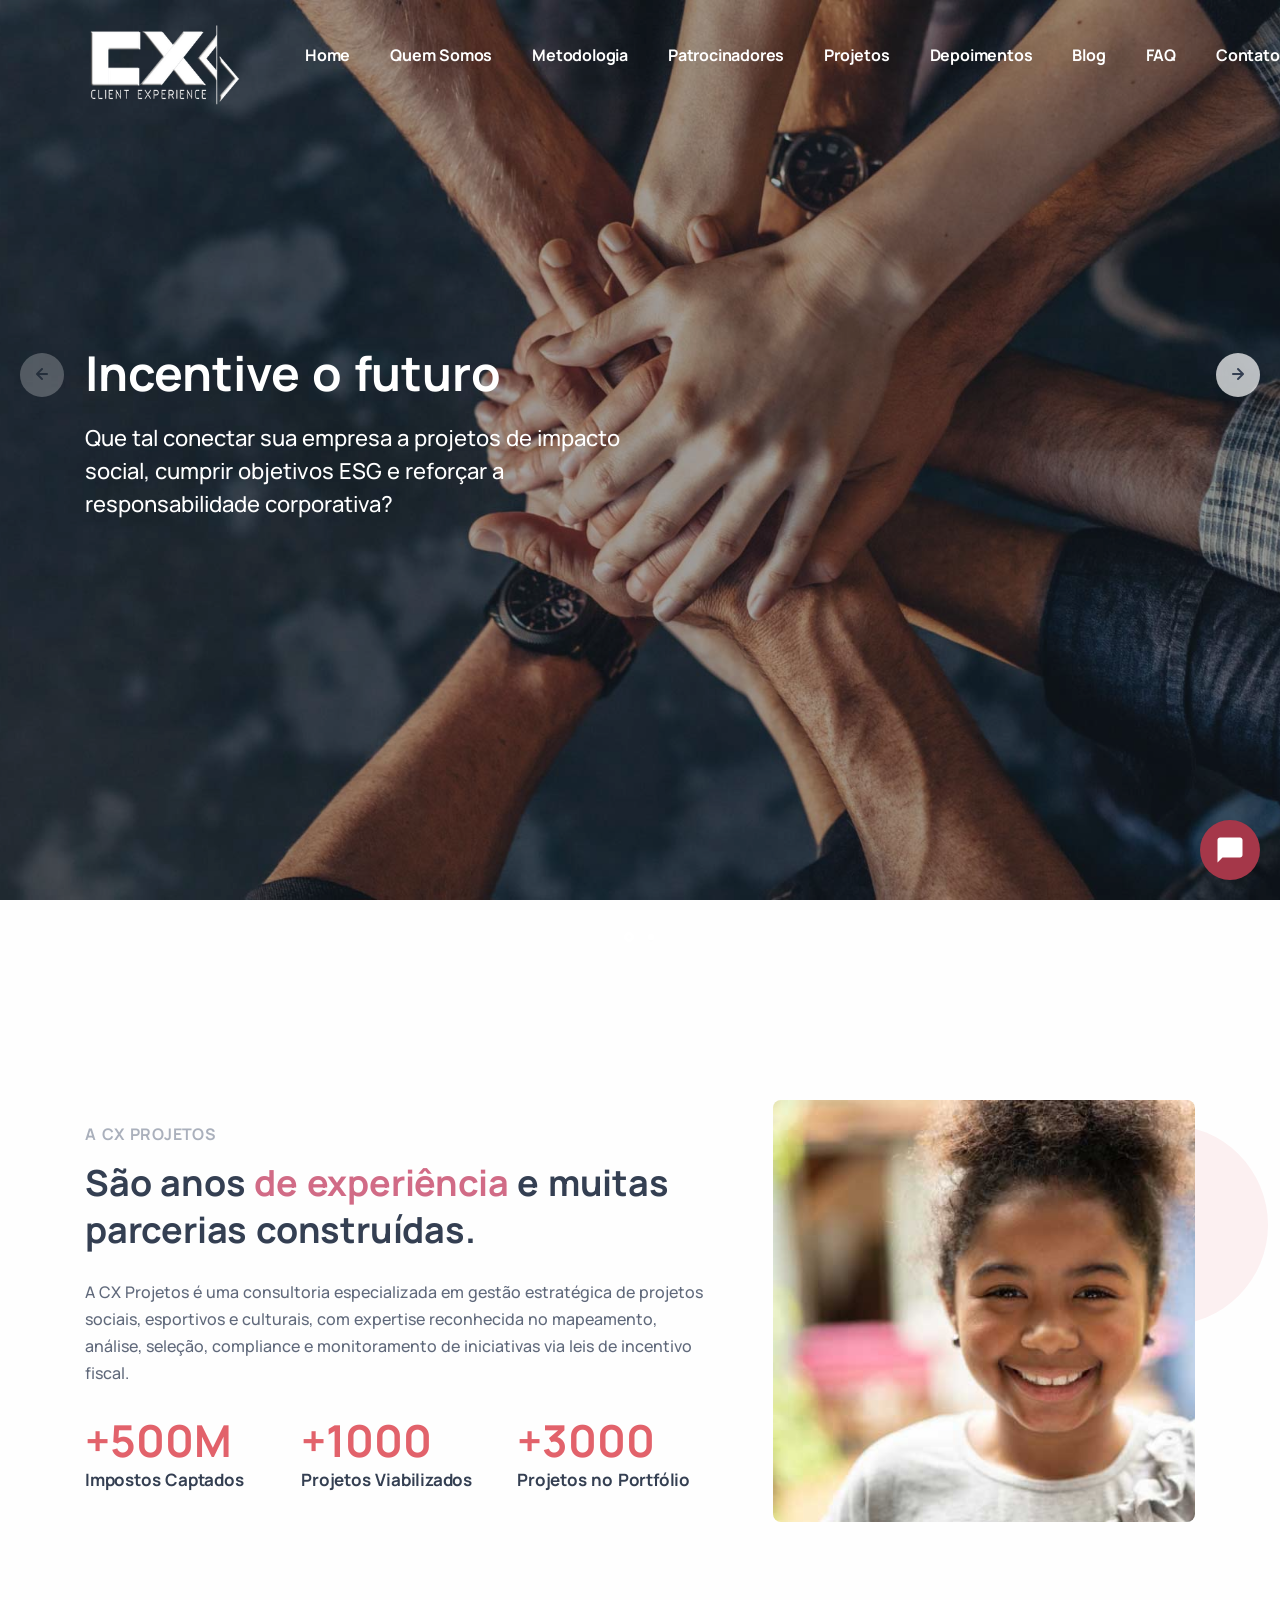
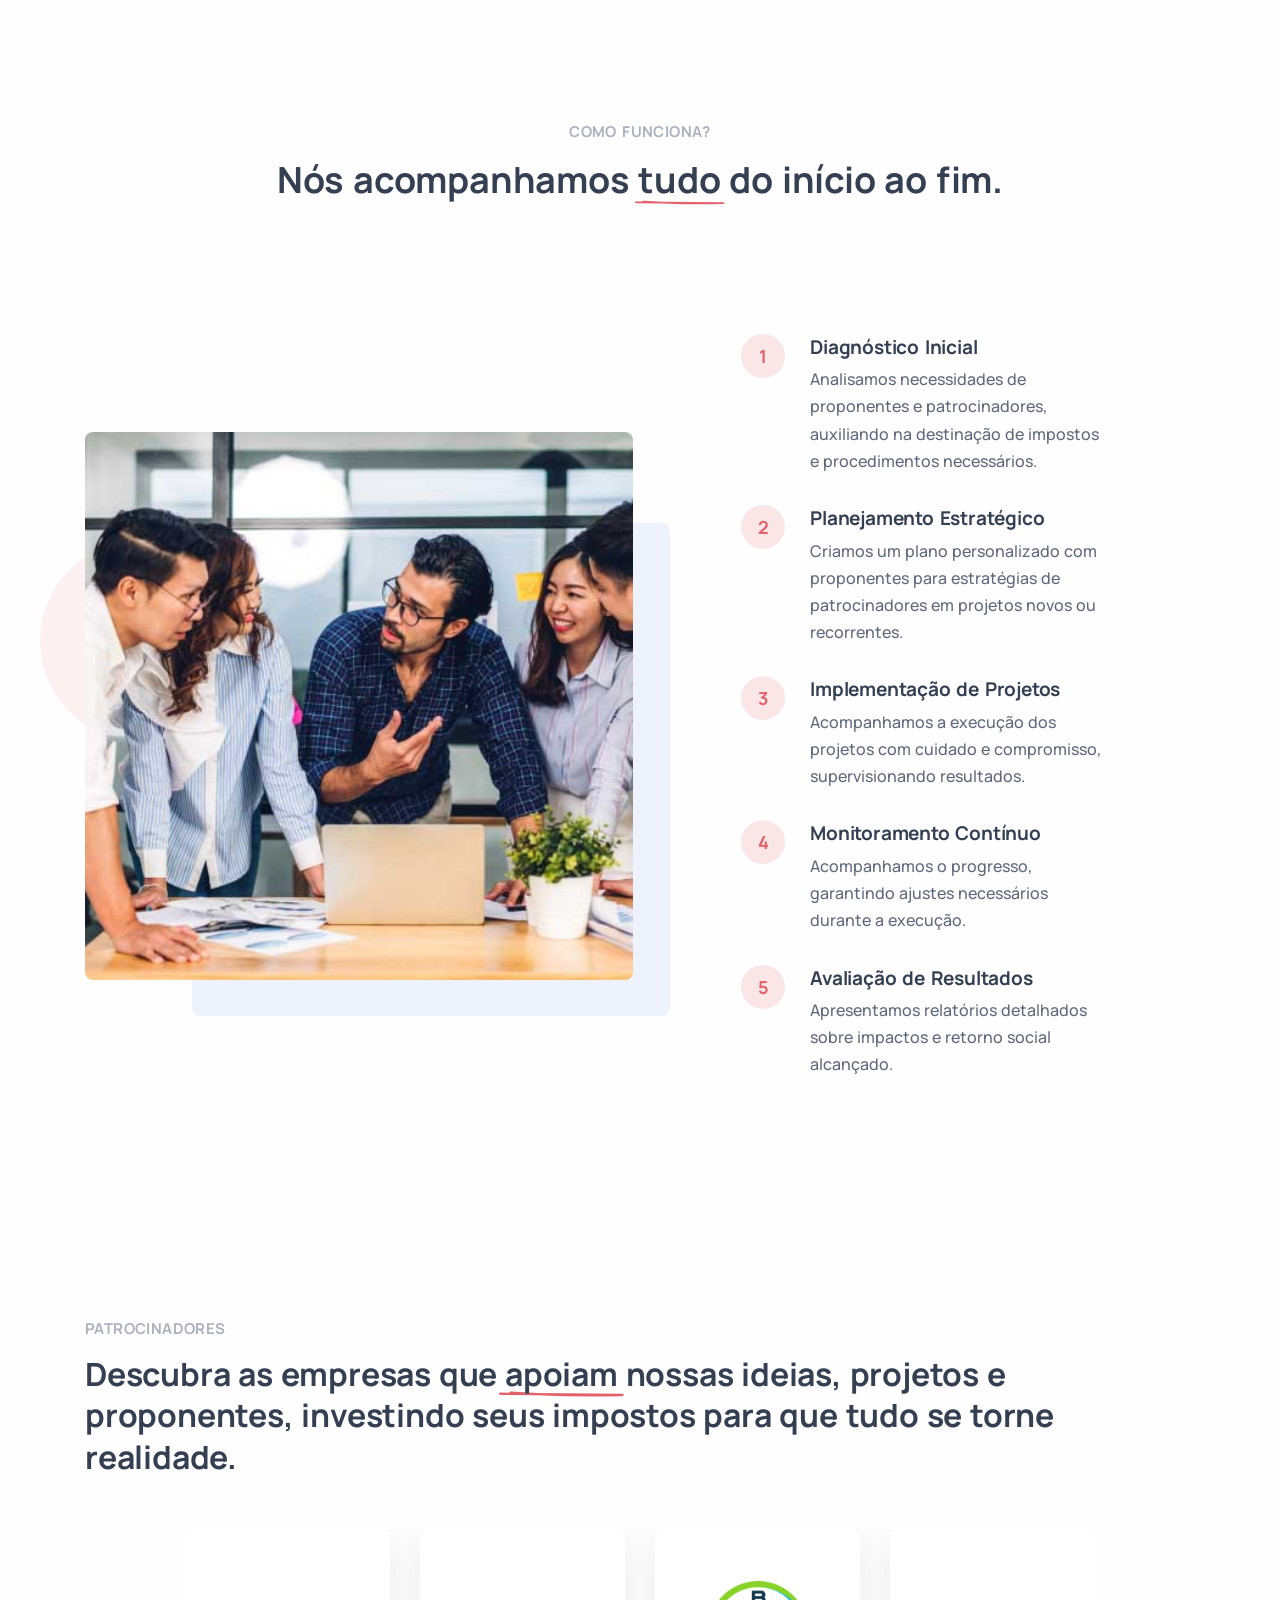
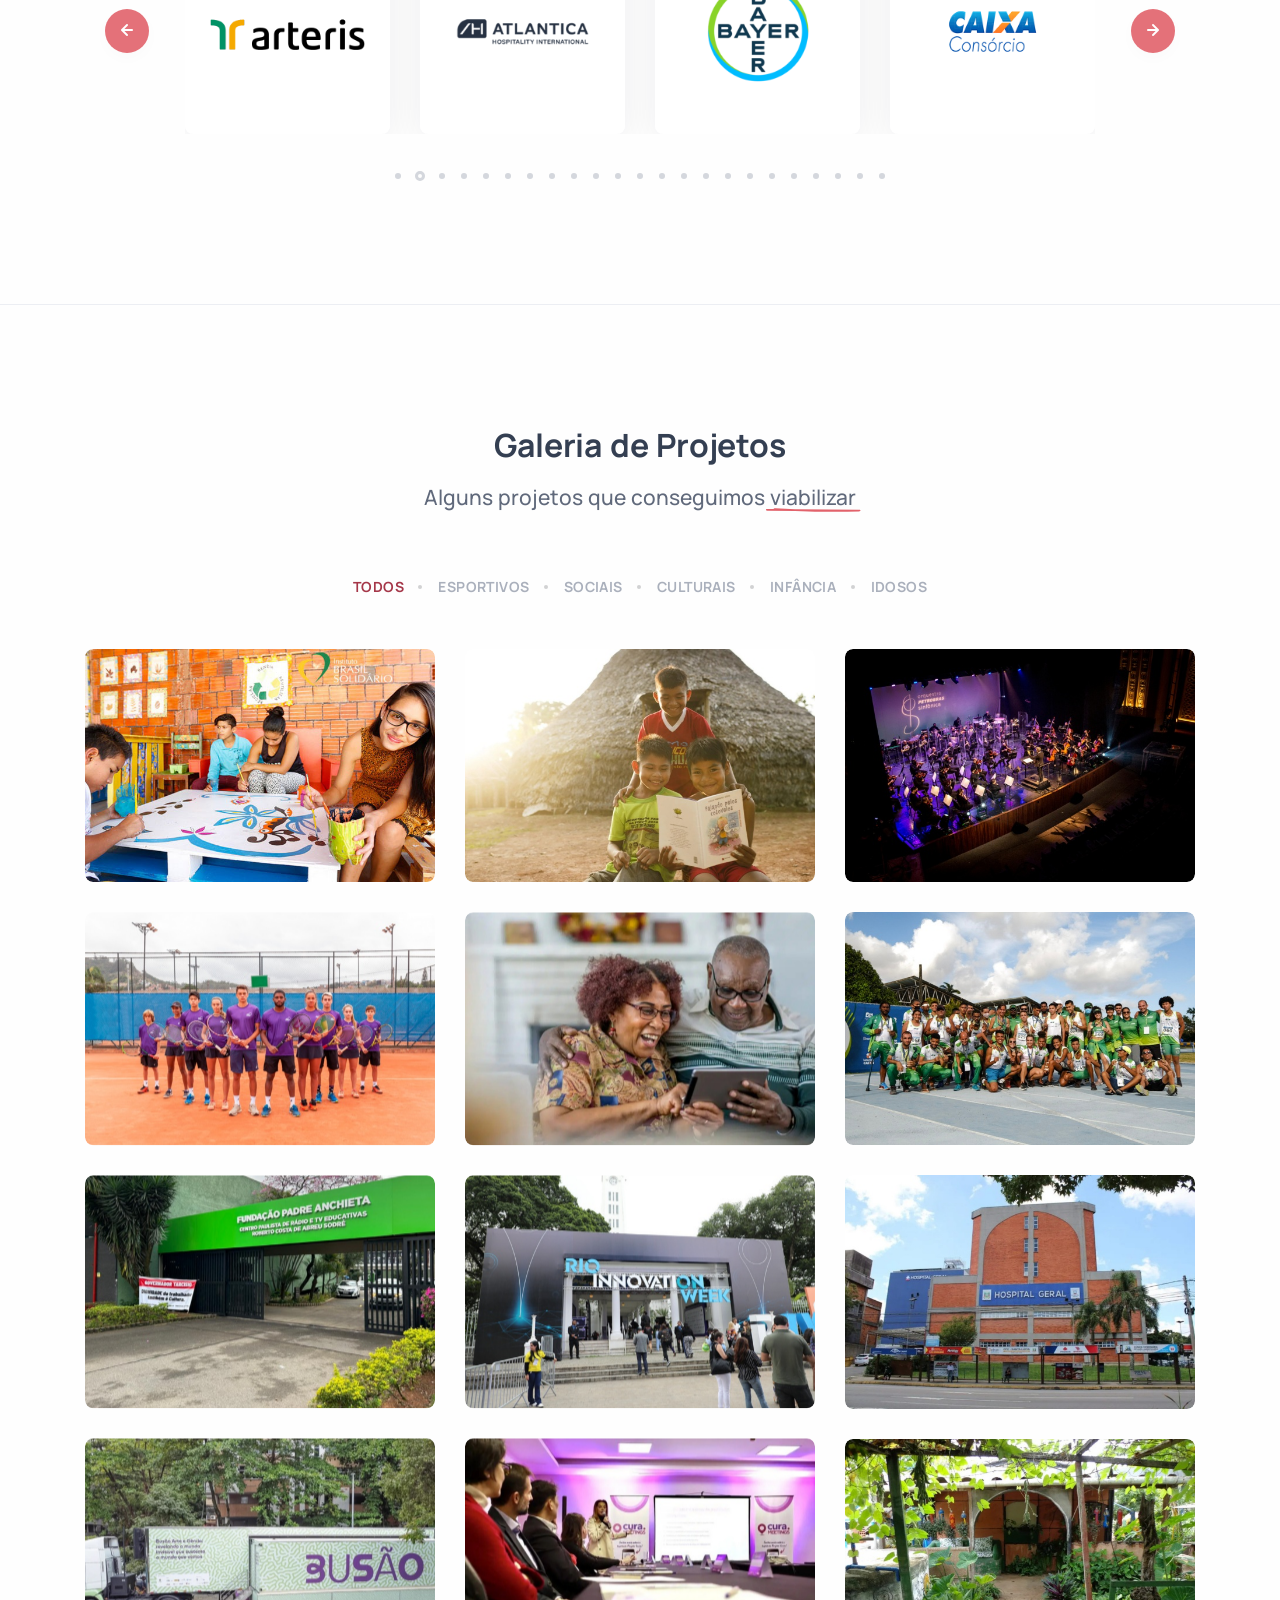
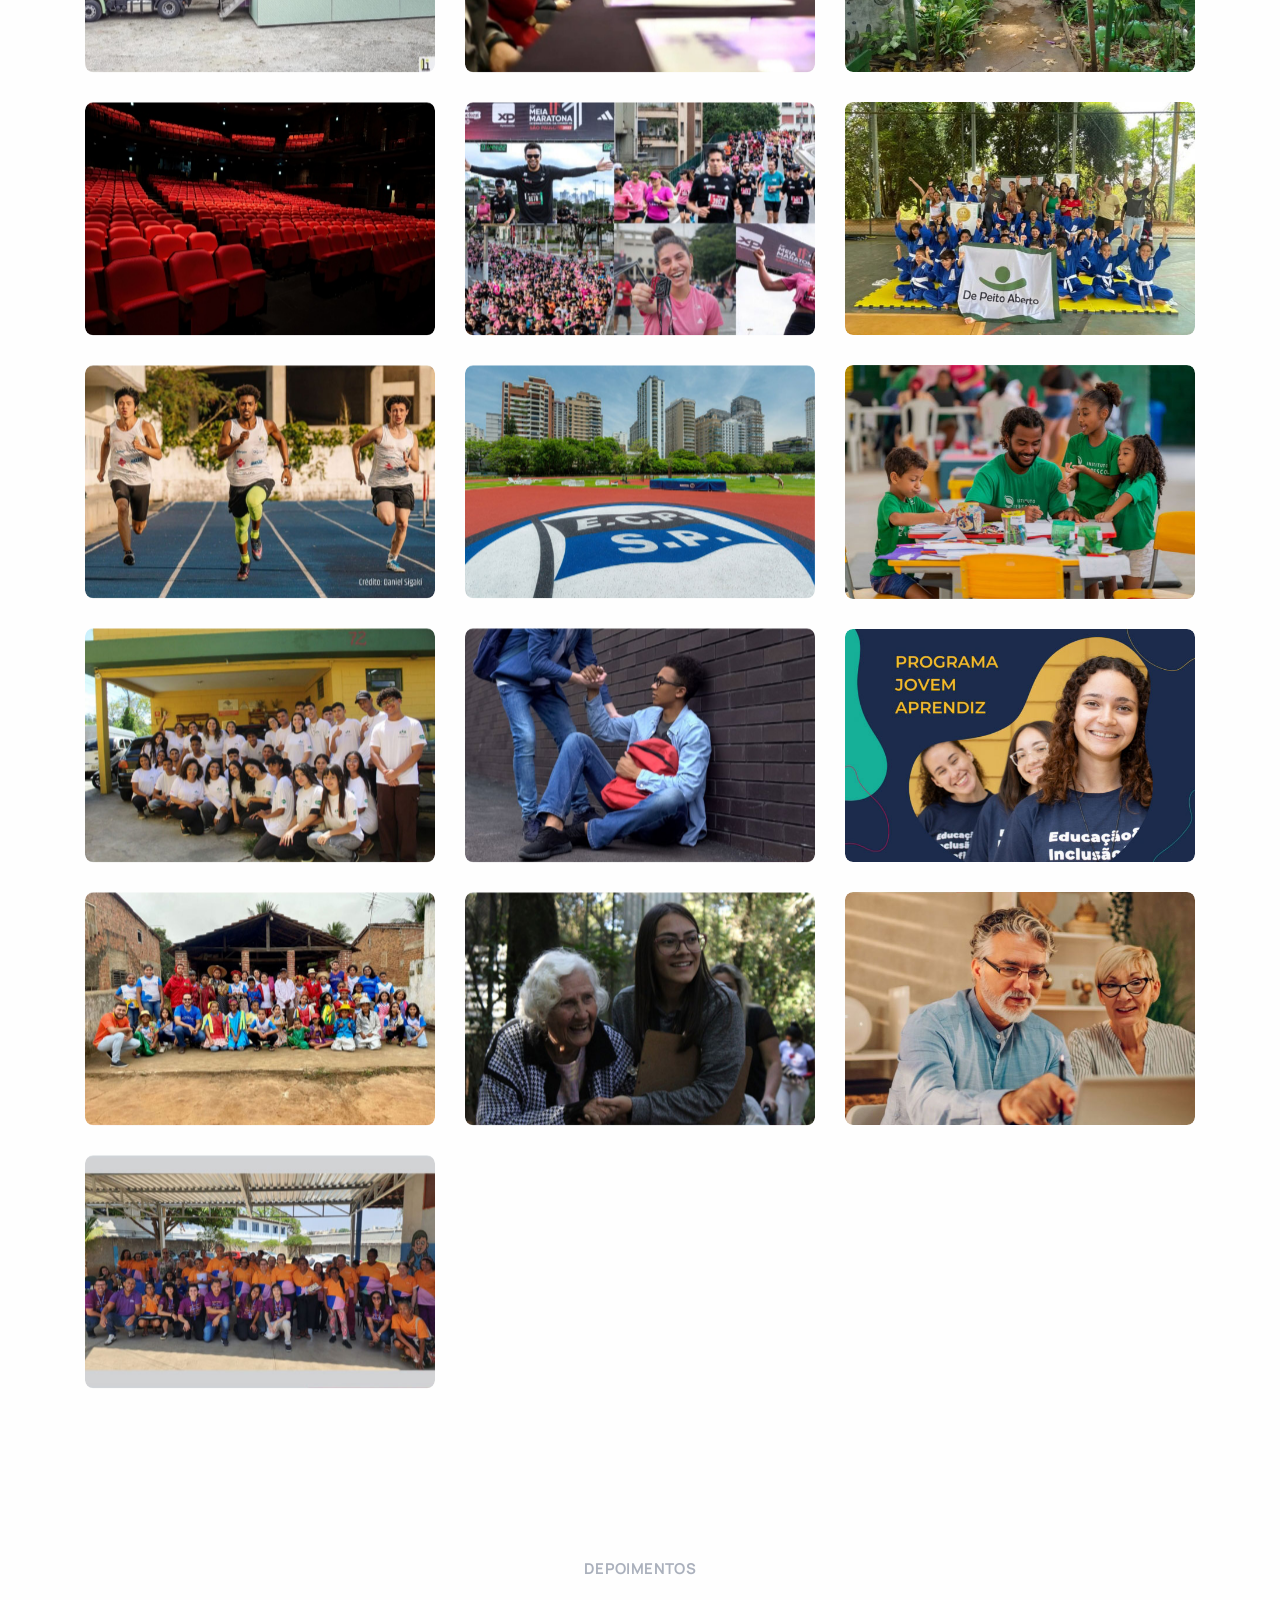
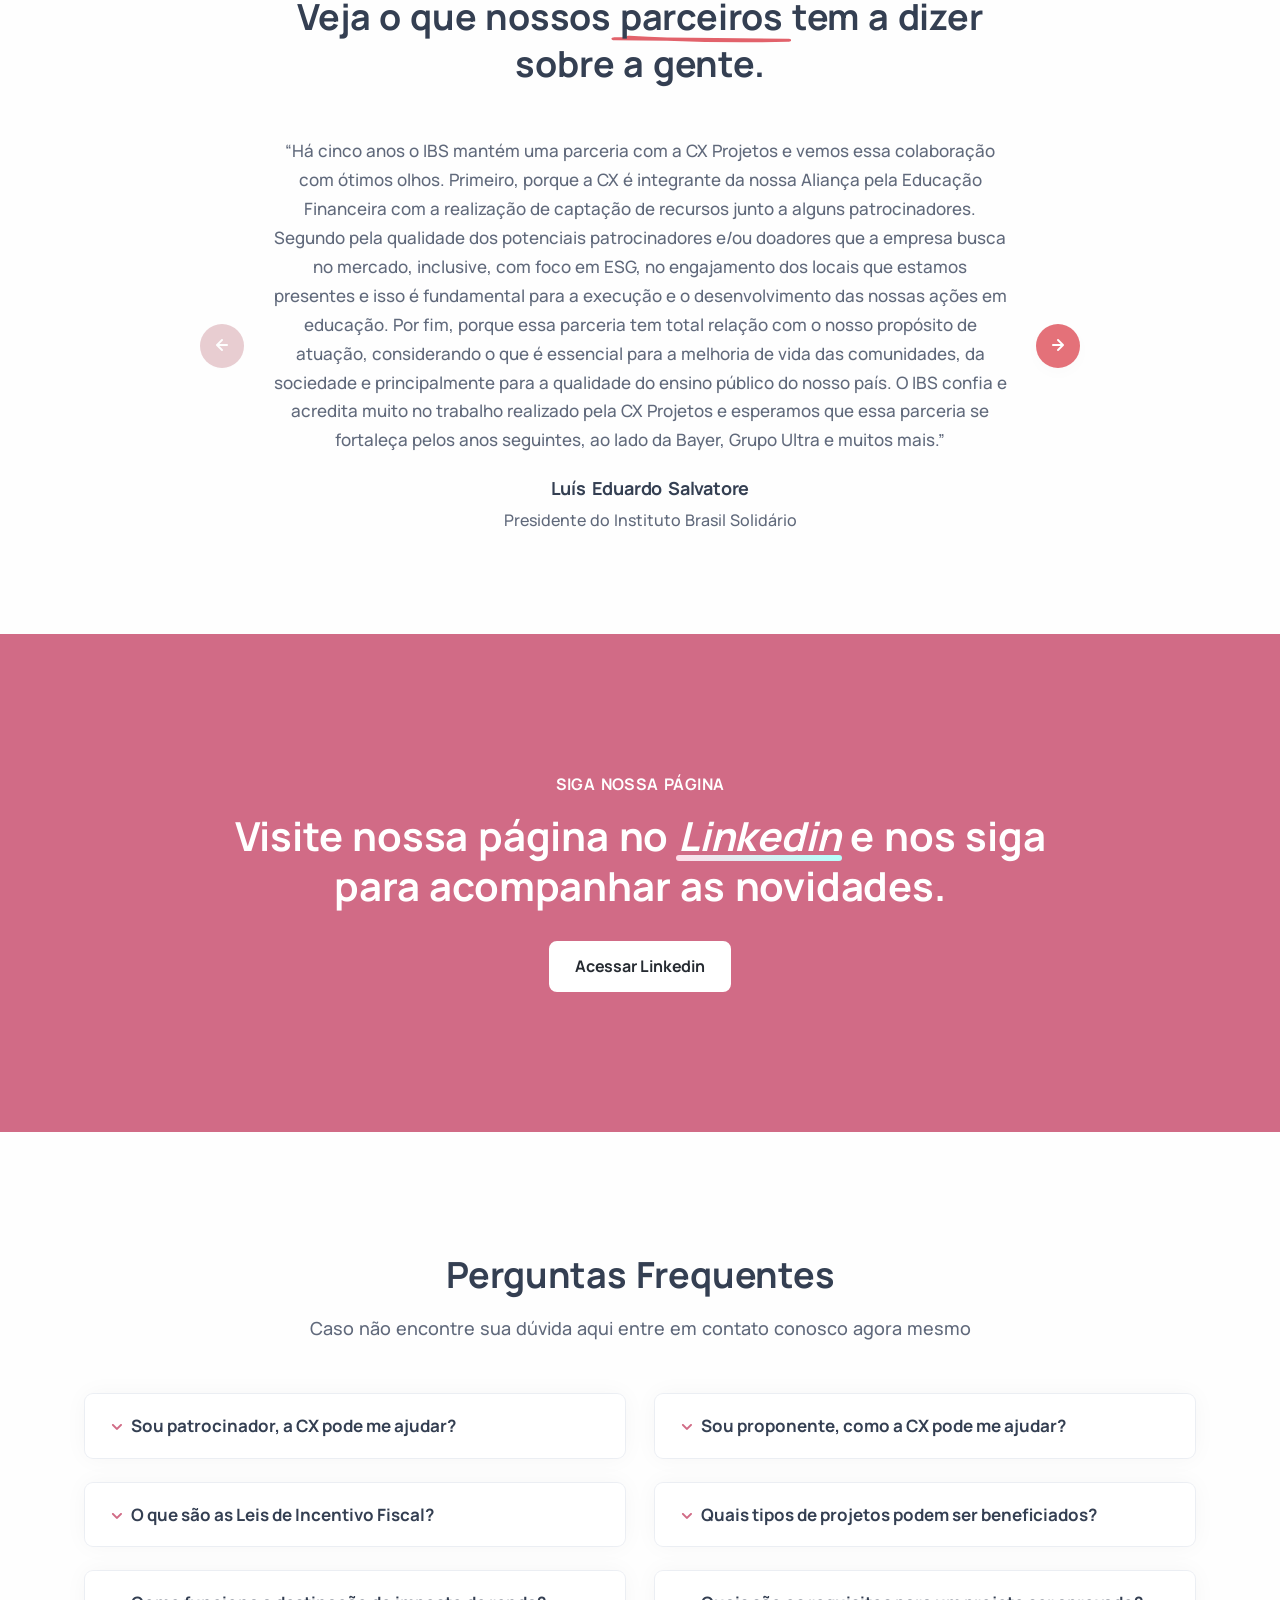
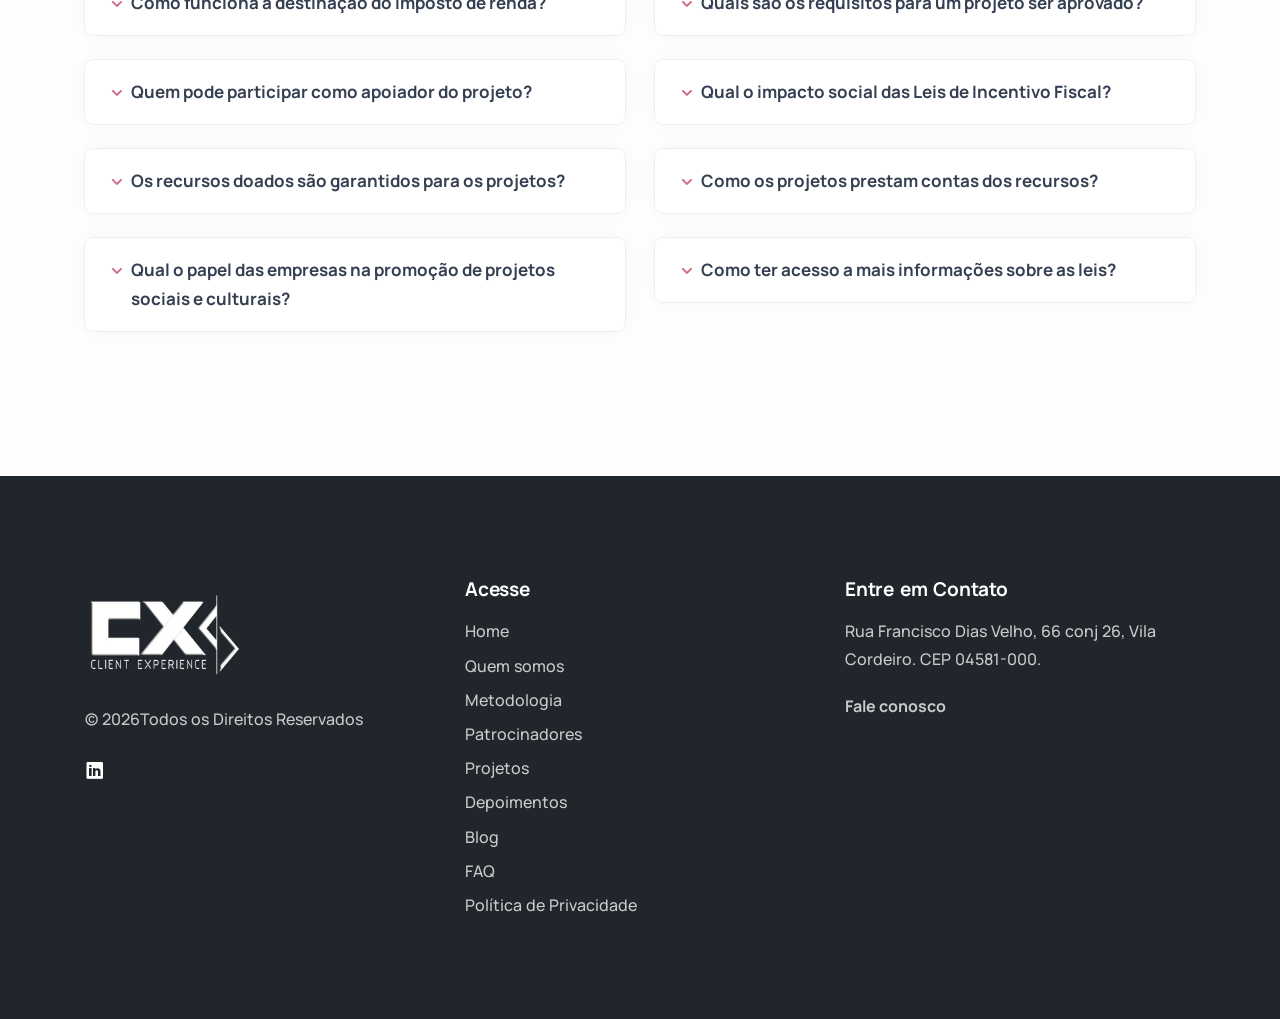
<file: index.html>
<!DOCTYPE html>
<html lang="en">

<head>
  <meta charset="utf-8">
  <meta name="viewport" content="width=device-width, initial-scale=1.0">
  <meta name="description" content="Uma empresa especializada na gestão de fundos de incentivo a cultura e ao esporte.">
  <meta name="keywords"
    content="A CX Projetos é especializada em orientar empresas que desejam deduzir impostos por meio de projetos sociais, potencializando o impacto positivo de suas ações no desenvolvimento comunitário.">
  <meta name="author" content="Engenharia de Marketing">
  <title>CX Projetos</title>
  <link rel="preconnect" href="https://fonts.googleapis.com">
  <link rel="preconnect" href="https://fonts.gstatic.com" crossorigin>
  <link href="https://fonts.googleapis.com/css2?family=Manrope:wght@400;500;700&display=swap" rel="stylesheet">

  <link rel="preload" as="image" href="./assets/img/photos/slide1.jpg" fetchpriority="high">

  <link rel="shortcut icon" href="./assets/img/favicon.jpg">
  <link rel="stylesheet" href="./assets/css/plugins.css">
  <link rel="stylesheet" href="./assets/css/style.css">
  <link rel="stylesheet" href="./chat-widget/chat-widget.css">

  <!-- Google tag (gtag.js) -->
  <script async src="https://www.googletagmanager.com/gtag/js?id=G-58QEG0DR55"></script>
  <script>
    window.dataLayer = window.dataLayer || [];
    function gtag() { dataLayer.push(arguments); }
    gtag('js', new Date());
    gtag('config', 'G-58QEG0DR55');
  </script>

</head>

<body>
  <div class="content-wrapper">
    <header class="wrapper bg-soft-primary">
      <nav class="navbar navbar-expand-lg center-nav transparent position-absolute navbar-dark caret-none">
        <div class="container flex-lg-row flex-nowrap align-items-center">
          <div class="navbar-brand w-100">
            <a href="./index.html">
              <img class="logo-dark" src="./assets/img/logodark.png" alt="" />
              <img class="logo-light" src="./assets/img/lococx-light.png" alt="" />
            </a>
          </div>
          <div class="navbar-collapse offcanvas offcanvas-nav offcanvas-start">
            <div class="offcanvas-header d-lg-none">
              <h3 class="text-white fs-30 mb-0">Menu</h3>
              <button type="button" class="btn-close btn-close-white" data-bs-dismiss="offcanvas"
                aria-label="Close"></button>
            </div>
            <div class="offcanvas-body ms-lg-auto d-flex flex-column h-100">
              <ul class="navbar-nav">
                <li class="nav-item"><a class="nav-link" href="#home">Home</a></li>
                <li class="nav-item"><a class="nav-link" href="#sobre">Quem Somos</a></li>
                <li class="nav-item"><a class="nav-link" href="#metodologia">Metodologia</a></li>
                <li class="nav-item"><a class="nav-link" href="#patrocinadores">Patrocinadores</a></li>
                <li class="nav-item"><a class="nav-link" href="#projetos">Projetos</a></li>
                <li class="nav-item"><a class="nav-link" href="#depoimentos">Depoimentos</a></li>
                <li class="nav-item"><a class="nav-link" href="https://cxprojetos.com.br/blog/">Blog</a></li>
                <li class="nav-item"><a class="nav-link" href="#faq">FAQ</a></li>
                <li class="nav-item"><a class="nav-link" href="#contato">Contato</a></li>
              </ul>
              <!-- /.navbar-nav -->
              <div class="offcanvas-footer d-lg-none">
                <div>
                  <nav class="nav social social-white mt-4">
                    <a href="https://www.linkedin.com/company/cx-projetos/"><i class="uil uil-linkedin"></i></a>
                  </nav>
                  <!-- /.social -->
                </div>
              </div>
              <!-- /.offcanvas-footer -->
            </div>
            <!-- /.offcanvas-body -->
          </div>
          <!-- /.navbar-collapse -->
          <div class="navbar-other w-100 d-flex ms-auto">
            <ul class="navbar-nav flex-row align-items-center ms-auto">
              <li class="nav-item d-lg-none">
                <button class="hamburger offcanvas-nav-btn"><span></span></button>
              </li>
            </ul>
            <!-- /.navbar-nav -->
          </div>
          <!-- /.navbar-other -->
        </div>
        <!-- /.container -->
      </nav>
      <!-- /.navbar -->
    </header>
    <!-- /.navbar -->
    <div class="offcanvas offcanvas-end text-inverse" id="offcanvas-info" data-bs-scroll="true">
      <div class="offcanvas-header">
        <h3 class="text-white fs-30 mb-0">CX Projetos</h3>
        <button type="button" class="btn-close btn-close-white" data-bs-dismiss="offcanvas" aria-label="Close"></button>
      </div>
      <div class="offcanvas-body pb-6">
        <div class="widget mb-8">
          <p>A CX Projetos se destaca como uma consultoria especializada em conectar empresas a oportunidades de
            patrocínio em projetos sociais impactantes. Com expertise em captação de recursos, nossa equipe busca
            maximizar a visibilidade e o retorno social dos investimentos, alinhando o propósito corporativo com ações
            que transformam comunidades.</p>
        </div>
        <!-- /.widget -->
        <div class="widget mb-8">
          <h4 class="widget-title text-white mb-3">Entre em contato</h4>
          <address>Rua Francisco Dias Velho, 66 conj 26, Vila Cordeiro. CEP 04581-000.</address>
        </div>
        <!-- /.widget -->
        <div class="widget mb-8">
          <h4 class="widget-title text-white mb-3">Menu Rápido</h4>
          <ul class="list-unstyled">
            <li><a href="#home">Home</a></li>
            <li><a href="#sobre">Quem Somos</a></li>
            <li><a href="#metodologia">Metodologia</a></li>
            <li><a href="#parceiros">Parceiros</a></li>
            <li><a href="#projetos">Projetos</a></li>
            <li><a href="#depoimentos">Depoimentos</a></li>
            <li><a href="https://cxprojetos.com.br/blog/">Blog</a></li>
            <li class="nav-item"><a class="nav-link" href="#faq">FAQ</a></li>

          </ul>
        </div>
        <div class="widget">
        </div>
      </div>
    </div>
    <!-- /.offcanvas -->
    <div class="offcanvas offcanvas-top bg-light" id="offcanvas-search" data-bs-scroll="true">
      <div class="container d-flex flex-row py-6">
        <form class="search-form w-100">
          <input id="search-form" type="text" class="form-control" placeholder="Type keyword and hit enter">
        </form>
        <!-- /.search-form -->
        <button type="button" class="btn-close" data-bs-dismiss="offcanvas" aria-label="Close"></button>
      </div>
      <!-- /.container -->
    </div>
    <!-- /.offcanvas -->
    </header>
    <!-- /header -->
    <section class="wrapper bg-dark min-vh-100" id="home">
      <div class="swiper-container swiper-hero dots-over" data-margin="0" data-autoplay="true" data-autoplaytime="7000"
        data-nav="true" data-dots="true" data-items="1">
        <div class="swiper">
          <div class="swiper-wrapper">
            <div class="swiper-slide bg-overlay bg-overlay-400 bg-dark bg-image min-vh-100"
              data-image-src="./assets/img/photos/slide1.jpg"
              style="background-image: url('./assets/img/photos/slide1.jpg');">
              <div class="container h-100">
                <div class="row h-100">
                  <div
                    class="col-md-10 offset-md-1 col-lg-7 offset-lg-0 col-xl-6 col-xxl-5 text-center text-lg-start justify-content-center align-self-center align-items-start ">
                    <h2
                      class="display-1 fs-48 mb-4 text-white animate__animated animate__slideInDown animate__delay-1s title-mobile">
                      Incentive o futuro</h2>
                    <p
                      class="lead fs-22 lh-sm mb-7 text-white animate__animated animate__slideInRight animate__delay-2s subtitle-mobile">
                      Que tal conectar sua empresa a projetos de impacto social, cumprir objetivos ESG e reforçar a
                      responsabilidade corporativa?</p>
                  </div>
                  <!--/column -->
                </div>
                <!--/.row -->
              </div>
              <!--/.container -->
            </div>
            <!--/.swiper-slide -->
            <div class="swiper-slide bg-overlay bg-overlay-400 bg-dark bg-image min-vh-100"
              data-image-src="./assets/img/photos/slide2.jpg">
              <div class="container h-100">
                <div class="row h-100">
                  <div
                    class="col-md-10 offset-md-1 col-lg-7 offset-lg-0 col-xl-6 col-xxl-5 text-center text-lg-start justify-content-center align-self-center align-items-start ">
                    <h2
                      class="display-1 fs-48 mb-4 text-white animate__animated animate__slideInDown animate__delay-1s title-mobile">
                      Reforce o Branding</h2>
                    <p
                      class="lead fs-22 lh-sm mb-7 text-white animate__animated animate__slideInRight animate__delay-2s subtitle-mobile">
                      Que tal conectar sua empresa a projetos de grande visibilidade, construir relacionamento e
                      reforçar os atributos da marca?</p>
                  </div>
                  <!--/column -->
                </div>
                <!--/.row -->
              </div>
              <!--/.container -->
            </div>
            <!--/.swiper-slide -->
          </div>
          <!--/.swiper-wrapper -->
        </div>
        <!-- /.swiper -->
      </div>
      <!-- /.swiper-container -->
    </section>
    <!---->

    <section class="wrapper bg-light" id="sobre">
      <div class="container py-14 py-md-20">
        <div class="row gx-lg-8 gx-xl-12 gy-10 align-items-center">
          <div class="col-md-8 col-lg-6 col-xl-5 order-lg-2 position-relative">
            <div class="shape bg-soft-red rounded-circle rellax w-20 h-20" data-rellax-speed="1"
              style="top: -2rem; right: -1.9rem;"></div>
            <figure class="rounded"><img src="./assets/img/photos/sobre2.jpg" alt=""></figure>
          </div>
          <!--/column -->
          <div class="col-lg-7 me-auto">
            <h2 class="fs-16 text-uppercase text-muted mb-3">A CX Projetos</h2>
            <h3 class="display-4 mb-5 pe-xxl-5">São anos <span class="text-gradient gradient-7"> de experiência</span> e
              muitas parcerias construídas.</h3>
            <p class="mb-6">A CX Projetos é uma consultoria especializada em gestão estratégica de projetos sociais,
              esportivos e culturais, com expertise reconhecida no mapeamento, análise, seleção, compliance e
              monitoramento de iniciativas via leis de incentivo fiscal.</p>
            <div class="row align-items-center counter-wrapper gy-6">
              <div class="col-md-4">
                <h3 class="counter counter-lg mb-1 text-red">+500M</h3>
                <h6 class="fs-17 mb-1">Impostos Captados</h6>
              </div>
              <div class="col-md-4">
                <h3 class="counter counter-lg mb-1 text-red">+1000</h3>
                <h6 class="fs-17 mb-1">Projetos Viabilizados</h6>
              </div>
              <div class="col-md-4">
                <h3 class="counter counter-lg mb-1 text-red">+3000</h3>
                <h6 class="fs-17 mb-1">Projetos no Portfólio</h6>
              </div>

            </div>
          </div>

          <!--/column -->
        </div>
        <!--/.row -->
      </div>
      <!-- /.container -->
    </section>
    <!-- /section -->

    <section class="wrapper bg-light wrapper-border" id="metodologia">
      <div class="row">
        <div class="col-lg-9 col-xl-8 col-xxl-7 mx-auto text-center">
          <h2 class="fs-15 text-uppercase text-muted mb-3">Como funciona?</h2>
          <h3 class="display-4">Nós acompanhamos <span class="underline-3 style-2 red">tudo</span> do início ao fim.
          </h3>
        </div>
        <!-- /column -->
      </div>
      <div class="container py-14 py-md-16">
        <div class="row gy-10 gy-sm-13 gx-lg-3 align-items-center">
          <div class="col-md-8 col-lg-6 position-relative">
            <div class="shape bg-soft-red rounded-circle rellax w-20 h-20" data-rellax-speed="1"
              style="top: -2rem; left: -1.9rem;"></div>
            <div class="shape rounded bg-soft-primary rellax d-md-block" data-rellax-speed="0"
              style="bottom: -1.8rem; right: -1.5rem; width: 85%; height: 90%; "></div>
            <figure class="rounded"><img src="./assets/img/photos/sobre3.jpg" alt="" /></figure>
          </div>
          <!--/column -->
          <div class="col-lg-5 col-xl-4 offset-lg-1">
            <div class="d-flex flex-row mb-6">
              <div>
                <span class="icon btn btn-circle btn-soft-red pe-none me-5"><span class="number fs-18">1</span></span>
              </div>
              <div>
                <h4 class="mb-1">Diagnóstico Inicial</h4>
                <p class="mb-0">Analisamos necessidades de proponentes e patrocinadores, auxiliando na destinação de
                  impostos e procedimentos necessários.</p>
              </div>
            </div>
            <div class="d-flex flex-row mb-6">
              <div>
                <span class="icon btn btn-circle btn-soft-red pe-none me-5"><span class="number fs-18">2</span></span>
              </div>
              <div>
                <h4 class="mb-1">Planejamento Estratégico</h4>
                <p class="mb-0">Criamos um plano personalizado com proponentes para estratégias de patrocinadores em
                  projetos novos ou recorrentes.</p>
              </div>
            </div>
            <div class="d-flex flex-row mb-6">
              <div>
                <span class="icon btn btn-circle btn-soft-red pe-none me-5"><span class="number fs-18">3</span></span>
              </div>
              <div>
                <h4 class="mb-1">Implementação de Projetos</h4>
                <p class="mb-0">Acompanhamos a execução dos projetos com cuidado e compromisso, supervisionando
                  resultados.</p>
              </div>
            </div>
            <div class="d-flex flex-row mb-6">
              <div>
                <span class="icon btn btn-circle btn-soft-red pe-none me-5"><span class="number fs-18">4</span></span>
              </div>
              <div>
                <h4 class="mb-1">Monitoramento Contínuo</h4>
                <p class="mb-0">
                  Acompanhamos o progresso, garantindo ajustes necessários durante a execução.
                </p>
              </div>
            </div>

            <div class="d-flex flex-row">
              <div>
                <span class="icon btn btn-circle btn-soft-red  pe-none me-5"><span class="number fs-18">5</span></span>
              </div>
              <div>
                <h4 class="mb-1">Avaliação de Resultados</h4>
                <p class="mb-0">Apresentamos relatórios detalhados sobre impactos e retorno social alcançado.</p>
              </div>
            </div>
          </div>
          <!--/column -->
        </div>
        <!--/.row -->
      </div>
      <!-- /.container -->
      <section class="wrapper bg-light" id="patrocinadores">
        <div class="container py-14 py-md-16">
          <h2 class="fs-15 text-uppercase text-muted mb-3">Patrocinadores</h2>
          <div class="row gx-lg-8 mb-10 gy-5">
            <div class="col-lg-12">
              <h3 class="display-5 mb-0">Descubra as empresas que <span class="underline-3 style-2 red">apoiam</span>
                nossas ideias, projetos e proponentes, investindo seus impostos para que tudo se torne realidade.</h3>
            </div>

            <!-- /column -->
          </div>
          <!-- /.row -->
          <div class="swiper-container nav-color px-md-10 px-lg-15 mb-10" data-margin="30" data-dots="true"
            data-nav="true" data-autoplay="true" data-autoplaytime="3000" data-loop="true" data-items-xxl="4"
            data-items-xl="4" data-items-lg="3" data-items-md="2" data-items-xs="2">
            <div class="swiper">
              <div class="swiper-wrapper">
                <div class="swiper-slide">
                  <div class="card shadow-lg h-100 align-items-center">
                    <div class="card-body align-items-center d-flex px-2 py-4 p-md-5">
                      <figure class="px-md-3 px-xl-0 px-xxl-3 mb-0"><img loading="lazy"
                          src="./assets/img/brands/alun.png" alt="alun" />
                      </figure>
                    </div>
                    <!--/.card-body -->
                  </div>
                  <!--/.card -->
                </div>
                <!--/column -->
                <div class="swiper-slide">
                  <div class="card shadow-lg h-100 align-items-center">
                    <div class="card-body align-items-center d-flex px-2 py-4 p-md-5">
                      <figure class="px-md-3 px-xl-0 px-xxl-3 mb-0"><img loading="lazy" src="./assets/img/brands/3.png"
                          alt="arteris" /></figure>
                    </div>
                    <!--/.card-body -->
                  </div>
                  <!--/.card -->
                </div>
                <!--/column -->
                <div class="swiper-slide">
                  <div class="card shadow-lg h-100 align-items-center">
                    <div class="card-body align-items-center d-flex px-2 py-4 p-md-5">
                      <figure class="px-md-3 px-xl-0 px-xxl-3 mb-0"><img loading="lazy" src="./assets/img/brands/ahi_hor.png"
                          alt="atlantica hospitality international" /></figure>
                    </div>
                    <!--/.card-body -->
                  </div>
                  <!--/.card -->
                </div>
                <!--/column -->
                <div class="swiper-slide">
                  <div class="card shadow-lg h-100 align-items-center">
                    <div class="card-body align-items-center d-flex px-2 py-4 p-md-5">
                      <figure class="px-md-3 px-xl-0 px-xxl-3 mb-0"><img loading="lazy" src="./assets/img/brands/4.png"
                          alt="bayer" />
                      </figure>
                    </div>
                    <!--/.card-body -->
                  </div>
                  <!--/.card -->
                </div>
                <!--/column -->
                <div class="swiper-slide">
                  <div class="card shadow-lg h-100 align-items-center">
                    <div class="card-body align-items-center d-flex px-2 py-4 p-md-5">
                      <figure class="px-md-3 px-xl-0 px-xxl-3 mb-0"><img loading="lazy"
                          src="./assets/img/brands/caixa_consorcio.jpg" alt="caixa consorcio" />
                      </figure>
                    </div>
                    <!--/.card-body -->
                  </div>
                  <!--/.card -->
                </div>
                <!--/column -->
                <div class="swiper-slide">
                  <div class="card shadow-lg h-100 align-items-center">
                    <div class="card-body align-items-center d-flex px-2 py-4 p-md-5">
                      <figure class="px-md-3 px-xl-0 px-xxl-3 mb-0"><img loading="lazy"
                          src="./assets/img/brands/caixa_vida_previdencia.jpg" alt="caixa vida e previdencia" />
                      </figure>
                    </div>
                    <!--/.card-body -->
                  </div>
                  <!--/.card -->
                </div>
                <!--/column -->
                <div class="swiper-slide">
                  <div class="card shadow-lg h-100 align-items-center">
                    <div class="card-body align-items-center d-flex px-2 py-4 p-md-5">
                      <figure class="px-md-3 px-xl-0 px-xxl-3 mb-0"><img loading="lazy" src="./assets/img/brands/7.png"
                          alt="clear" />
                      </figure>
                    </div>
                    <!--/.card-body -->
                  </div>
                  <!--/.card -->
                </div>
                <!--/column -->
                <div class="swiper-slide">
                  <div class="card shadow-lg h-100 align-items-center">
                    <div class="card-body align-items-center d-flex px-2 py-4 p-md-5">
                      <figure class="px-md-3 px-xl-0 px-xxl-3 mb-0"><img loading="lazy"
                          src="./assets/img/brands/cnp.jpg" alt="cnp" /></figure>
                    </div>
                    <!--/.card-body -->
                  </div>
                  <!--/.card -->
                </div>
                <!--/column -->
                <div class="swiper-slide">
                  <div class="card shadow-lg h-100 align-items-center">
                    <div class="card-body align-items-center d-flex px-2 py-4 p-md-5">
                      <figure class="px-md-3 px-xl-0 px-xxl-3 mb-0"><img loading="lazy" src="./assets/img/brands/8.png"
                          alt="elo" />
                      </figure>
                    </div>
                    <!--/.card-body -->
                  </div>
                  <!--/.card -->
                </div>
                <!--/column -->
                <div class="swiper-slide">
                  <div class="card shadow-lg h-100 align-items-center">
                    <div class="card-body align-items-center d-flex px-2 py-4 p-md-5">
                      <figure class="px-md-3 px-xl-0 px-xxl-3 mb-0"><img loading="lazy"
                          src="./assets/img/brands/disal.png" alt="grupo disal" /></figure>
                    </div>
                    <!--/.card-body -->
                  </div>
                  <!--/.card -->
                </div>
                <!--/column -->
                <div class="swiper-slide">
                  <div class="card shadow-lg h-100 align-items-center">
                    <div class="card-body align-items-center d-flex px-2 py-4 p-md-5">
                      <figure class="px-md-3 px-xl-0 px-xxl-3 mb-0"><img loading="lazy"
                          src="./assets/img/brands/gwm.jpg" alt="gwm" />
                      </figure>
                    </div>
                    <!--/.card-body -->
                  </div>
                  <!--/.card -->
                </div>
                <!--/column -->
                <div class="swiper-slide">
                  <div class="card shadow-lg h-100 align-items-center">
                    <div class="card-body align-items-center d-flex px-2 py-4 p-md-5">
                      <figure class="px-md-3 px-xl-0 px-xxl-3 mb-0"><img loading="lazy" src="./assets/img/brands/aegea.png"
                          alt="instituto aegea" />
                      </figure>
                    </div>
                    <!--/.card-body -->
                  </div>
                  <!--/.card -->
                </div>
                <!--/column -->
                <div class="swiper-slide">
                  <div class="card shadow-lg h-100 align-items-center">
                    <div class="card-body align-items-center d-flex px-2 py-4 p-md-5">
                      <figure class="px-md-3 px-xl-0 px-xxl-3 mb-0"><img loading="lazy"
                          src="./assets/img/brands/cyrela.png" alt="instituto cyrela" /></figure>
                    </div>
                    <!--/.card-body -->
                  </div>
                  <!--/.card -->
                </div>
                <!--/column -->
                <div class="swiper-slide">
                  <div class="card shadow-lg h-100 align-items-center">
                    <div class="card-body align-items-center d-flex px-2 py-4 p-md-5">
                      <figure class="px-md-3 px-xl-0 px-xxl-3 mb-0"><img loading="lazy" src="./assets/img/brands/18.png"
                          alt="instituto syn" />
                      </figure>
                    </div>
                    <!--/.card-body -->
                  </div>
                  <!--/.card -->
                </div>
                <!--/column -->
                <div class="swiper-slide">
                  <div class="card shadow-lg h-100 align-items-center">
                    <div class="card-body align-items-center d-flex px-2 py-4 p-md-5">
                      <figure class="px-md-3 px-xl-0 px-xxl-3 mb-0"><img loading="lazy" src="./assets/img/brands/11.png"
                          alt="livelo" /></figure>
                    </div>
                    <!--/.card-body -->
                  </div>
                  <!--/.card -->
                </div>
                <!--/column -->
                <div class="swiper-slide">
                  <div class="card shadow-lg h-100 align-items-center">
                    <div class="card-body align-items-center d-flex px-2 py-4 p-md-5">
                      <figure class="px-md-3 px-xl-0 px-xxl-3 mb-0"><img loading="lazy" src="./assets/img/brands/13.png"
                          alt="merck" />
                      </figure>
                    </div>
                    <!--/.card-body -->
                  </div>
                  <!--/.card -->
                </div>
                <!--/column -->
                <div class="swiper-slide">
                  <div class="card shadow-lg h-100 align-items-center">
                    <div class="card-body align-items-center d-flex px-2 py-4 p-md-5">
                      <figure class="px-md-3 px-xl-0 px-xxl-3 mb-0"><img loading="lazy" src="./assets/img/brands/16.png"
                          alt="rico" />
                      </figure>
                    </div>
                    <!--/.card-body -->
                  </div>
                  <!--/.card -->
                </div>
                <!--/column -->
                <div class="swiper-slide">
                  <div class="card shadow-lg h-100 align-items-center">
                    <div class="card-body align-items-center d-flex px-2 py-4 p-md-5">
                      <figure class="px-md-3 px-xl-0 px-xxl-3 mb-0"><img loading="lazy" src="./assets/img/brands/20.png"
                          alt="unimed" /></figure>
                    </div>
                    <!--/.card-body -->
                  </div>
                  <!--/.card -->
                </div>
                <!--/column -->
                <div class="swiper-slide">
                  <div class="card shadow-lg h-100 align-items-center">
                    <div class="card-body align-items-center d-flex px-2 py-4 p-md-5">
                      <figure class="px-md-3 px-xl-0 px-xxl-3 mb-0"><img loading="lazy" src="./assets/img/brands/10.png"
                          alt="xp" />
                      </figure>
                    </div>
                    <!--/.card-body -->
                  </div>
                  <!--/.card -->
                </div>
                <!--/column -->
                <div class="swiper-slide">
                  <div class="card shadow-lg h-100 align-items-center">
                    <div class="card-body align-items-center d-flex px-2 py-4 p-md-5">
                      <figure class="px-md-3 px-xl-0 px-xxl-3 mb-0"><img loading="lazy" src="./assets/img/brands/21.png"
                          alt="xp" />
                      </figure>
                    </div>
                    <!--/.card-body -->
                  </div>
                  <!--/.card -->
                </div>
                <!--/column -->
                <div class="swiper-slide">
                  <div class="card shadow-lg h-100 align-items-center">
                    <div class="card-body align-items-center d-flex px-2 py-4 p-md-5">
                      <figure class="px-md-3 px-xl-0 px-xxl-3 mb-0"><img loading="lazy" src="./assets/img/brands/22.png"
                          alt="xpe" />
                      </figure>
                    </div>
                    <!--/.card-body -->
                  </div>
                  <!--/.card -->
                </div>
                <!--/column -->
                <div class="swiper-slide">
                  <div class="card shadow-lg h-100 align-items-center">
                    <div class="card-body align-items-center d-flex px-2 py-4 p-md-5">
                      <figure class="px-md-3 px-xl-0 px-xxl-3 mb-0"><img loading="lazy" src="./assets/img/brands/23.png"
                          alt="xpinc" />
                      </figure>
                    </div>
                    <!--/.card-body -->
                  </div>
                  <!--/.card -->
                </div>
                <!--/column -->
                <div class="swiper-slide">
                  <div class="card shadow-lg h-100 align-items-center">
                    <div class="card-body align-items-center d-flex px-2 py-4 p-md-5">
                      <figure class="px-md-3 px-xl-0 px-xxl-3 mb-0"><img loading="lazy"
                          src="./assets/img/brands/xpprivate.png" alt="xpprivate" /></figure>
                    </div>
                    <!--/.card-body -->
                  </div>
                  <!--/.card -->
                </div>
                <!--/column -->
              </div>
              <!--/.swiper-wrapper -->
            </div>
            <!-- /.swiper -->
          </div>
          <!-- /.swiper-container -->
        </div>
        <!-- /.container -->
      </section>
      <!-- /section -->
    </section>


    <section class="wrapper bg-light" id="projetos">
      <div class="container py-14 py-md-16 text-center">
        <div class="row">
          <div class="col-lg-10 col-xl-8 col-xxl-7 mx-auto mb-8">
            <h2 class="display-5 mb-3">Galeria de Projetos</h2>
            <p class="lead fs-lg">
              Alguns projetos que conseguimos <span class="underline-3 style-2 red">viabilizar</span>
            </p>
          </div>
          <!-- /column -->
        </div>
        <!-- /.row -->
        <div class="grid grid-view projects-masonry">
          <div class="isotope-filter filter mb-10">
            <ul>
              <li><a class="filter-item active" data-filter="*">Todos</a></li>
              <li><a class="filter-item" data-filter=".esportivo">Esportivos</a></li>
              <li><a class="filter-item" data-filter=".social">Sociais</a></li>
              <li><a class="filter-item" data-filter=".cultural">Culturais</a></li>
              <li><a class="filter-item" data-filter=".infancia">Infância</a></li>
              <li><a class="filter-item" data-filter=".idosos">Idosos</a></li>
            </ul>
          </div>


          <div class="row gx-md-6 gy-6 isotope">
            <div class="project item col-md-6 col-xl-4 social">
              <figure class="overlay overlay-1 rounded">
                <a href="#" onclick="openProject('Projeto_01')" target="_blank" data-bs-toggle="modal"
                  data-bs-target="#project_detail">
                  <img src="./assets/img/photos/pf1.jpg" alt="" loading="lazy" />
                </a>
                <figcaption>
                  <h5 class="from-top mb-0">Brasil Solidário</h5>
                </figcaption>
              </figure>
            </div>
            <!-- /.project -->
            <div class="project item col-md-6 col-xl-4 social">
              <figure class="overlay overlay-1 rounded">
                <a href="#" onclick="openProject('Projeto_02')" target="_blank" data-bs-toggle="modal"
                  data-bs-target="#project_detail">
                  <img src="./assets/img/photos/pf2.jpg" alt="" loading="lazy" />
                </a>
                <figcaption>
                  <h5 class="from-top mb-0">OMUNGA da Amazônia</h5>
                </figcaption>
              </figure>
            </div>
            <!-- /.project -->
            <div class="project item col-md-6 col-xl-4 cultural">
              <figure class="overlay overlay-1 rounded">
                <a href="#" onclick="openProject('Projeto_03')" target="_blank" data-bs-toggle="modal"
                  data-bs-target="#project_detail">
                  <img src="./assets/img/photos/pf3.jpg" alt="" />
                  <figcaption>
                    <h5 class="from-top mb-0">Orquestra Petrobrás Sinfônica</h5>
                  </figcaption>
              </figure>
            </div>
            <!-- /.project -->
            <div class="project item col-md-6 col-xl-4 esportivo">
              <figure class="overlay overlay-1 rounded">
                <a href="#" onclick="openProject('Projeto_04')" target="_blank" data-bs-toggle="modal"
                  data-bs-target="#project_detail">
                  <img src="./assets/img/photos/pf4.jpg" alt="" />
                  <figcaption>
                    <h5 class="from-top mb-0">Rede Tênis Brasil</h5>
                  </figcaption>
              </figure>
            </div>
            <!-- /.project -->
            <div class="project item col-md-6 col-xl-4 idosos">
              <figure class="overlay overlay-1 rounded">
                <a href="#" onclick="openProject('Projeto_05')" target="_blank" data-bs-toggle="modal"
                  data-bs-target="#project_detail">
                  <img src="./assets/img/photos/pf5.jpg" alt="" />
                  <figcaption>
                    <h5 class="from-top mb-0">Rede Longevidade</h5>
                  </figcaption>
              </figure>
            </div>
            <!-- /.project -->
            <div class="project item col-md-6 col-xl-4 idosos">
              <figure class="overlay overlay-1 rounded">
                <a href="#" onclick="openProject('Projeto_06')" target="_blank" data-bs-toggle="modal"
                  data-bs-target="#project_detail">
                  <img src="./assets/img/photos/pf6.jpg" alt="" />
                  <figcaption>
                    <h5 class="from-top mb-0">APA - Petrolina</h5>
                  </figcaption>
              </figure>
            </div>
            <!-- /.project -->
            <div class="project item col-md-6 col-xl-4 idosos">
              <figure class="overlay overlay-1 rounded">
                <a href="#" onclick="openProject('Projeto_07')" target="_blank" data-bs-toggle="modal"
                  data-bs-target="#project_detail">
                  <img src="./assets/img/photos/pf7.jpg" alt="" />
                  <figcaption>
                    <h5 class="from-top mb-0">Fundação Padre Anchieta</h5>
                  </figcaption>
              </figure>
            </div>
            <!-- /.project -->
            <div class="project item col-md-6 col-xl-4 idosos">
              <figure class="overlay overlay-1 rounded">
                <a href="#" onclick="openProject('Projeto_08')" target="_blank" data-bs-toggle="modal"
                  data-bs-target="#project_detail">
                  <img src="./assets/img/photos/pf8.jpg" alt="" />
                  <figcaption>
                    <h5 class="from-top mb-0">Rio Innovation Week</h5>
                  </figcaption>
              </figure>
            </div>
            <!-- /.project -->
            <div class="project item col-md-6 col-xl-4 idosos">
              <figure class="overlay overlay-1 rounded">
                <a href="#" onclick="openProject('Projeto_09')" target="_blank" data-bs-toggle="modal"
                  data-bs-target="#project_detail">
                  <img src="./assets/img/photos/pf9.jpg" alt="" />
                  <figcaption>
                    <h5 class="from-top mb-0">Hospital Geral Caxias do Sul</h5>
                  </figcaption>
              </figure>
            </div>
            <!-- /.project -->
            <div class="project item col-md-6 col-xl-4 idosos">
              <figure class="overlay overlay-1 rounded">
                <a href="#" onclick="openProject('Projeto_10')" target="_blank" data-bs-toggle="modal"
                  data-bs-target="#project_detail">
                  <img src="./assets/img/photos/pf10.jpg" alt="" />
                  <figcaption>
                    <h5 class="from-top mb-0">Busão das Artes</h5>
                  </figcaption>
              </figure>
            </div>
            <!-- /.project -->
            <div class="project item col-md-6 col-xl-4 idosos">
              <figure class="overlay overlay-1 rounded">
                <a href="#" onclick="openProject('Projeto_11')" target="_blank" data-bs-toggle="modal"
                  data-bs-target="#project_detail">
                  <img src="./assets/img/photos/pf11.jpg" alt="" />
                  <figcaption>
                    <h5 class="from-top mb-0">Projeto Cura</h5>
                  </figcaption>
              </figure>
            </div>
            <!-- /.project -->
            <div class="project item col-md-6 col-xl-4 idosos">
              <figure class="overlay overlay-1 rounded">
                <a href="#" onclick="openProject('Projeto_12')" target="_blank" data-bs-toggle="modal"
                  data-bs-target="#project_detail">
                  <img src="./assets/img/photos/pf12.jpg" alt="" />
                  <figcaption>
                    <h5 class="from-top mb-0">Floravida</h5>
                  </figcaption>
              </figure>
            </div>
            <!-- /.project -->
            <div class="project item col-md-6 col-xl-4 cultural">
              <figure class="overlay overlay-1 rounded">
                <a href="#" onclick="openProject('Projeto_13')" target="_blank" data-bs-toggle="modal"
                  data-bs-target="#project_detail">
                  <img src="./assets/img/photos/pf13.jpg" alt="" />
                  <figcaption>
                    <h5 class="from-top mb-0">Programação Anual de Equipamentos Culturais</h5>
                  </figcaption>
              </figure>
            </div>
            <!-- /.project -->
            <div class="project item col-md-6 col-xl-4 esportivo">
              <figure class="overlay overlay-1 rounded">
                <a href="#" onclick="openProject('Projeto_14')" target="_blank" data-bs-toggle="modal"
                  data-bs-target="#project_detail">
                  <img src="./assets/img/photos/pf14.jpg" alt="" />
                  <figcaption>
                    <h5 class="from-top mb-0">Corridas de Ruas e Maratonas</h5>
                  </figcaption>
              </figure>
            </div>
            <!-- /.project -->
            <div class="project item col-md-6 col-xl-4 esportivo">
              <figure class="overlay overlay-1 rounded">
                <a href="#" onclick="openProject('Projeto_15')" target="_blank" data-bs-toggle="modal"
                  data-bs-target="#project_detail">
                  <img src="./assets/img/photos/pf15.jpg" alt="" />
                  <figcaption>
                    <h5 class="from-top mb-0">De Peito Aberto - Esporte na Cidade</h5>
                  </figcaption>
              </figure>
            </div>
            <!-- /.project -->
            <div class="project item col-md-6 col-xl-4 esportivo">
              <figure class="overlay overlay-1 rounded">
                <a href="#" onclick="openProject('Projeto_16')" target="_blank" data-bs-toggle="modal"
                  data-bs-target="#project_detail">
                  <img src="./assets/img/photos/pf16.jpg" alt="" />
                  <figcaption>
                    <h5 class="from-top mb-0"> Núcleo de Alto Rendimento Esportivo de São Paulo (NAR-SP)</h5>
                  </figcaption>
              </figure>
            </div>
            <!-- /.project -->
            <div class="project item col-md-6 col-xl-4 esportivo">
              <figure class="overlay overlay-1 rounded">
                <a href="#" onclick="openProject('Projeto_17')" target="_blank" data-bs-toggle="modal"
                  data-bs-target="#project_detail">
                  <img src="./assets/img/photos/pf17.jpg" alt="" />
                  <figcaption>
                    <h5 class="from-top mb-0">Esporte Clube Pinheiros</h5>
                  </figcaption>
              </figure>
            </div>
            <!-- /.project -->
            <div class="project item col-md-6 col-xl-4 infancia">
              <figure class="overlay overlay-1 rounded">
                <a href="#" onclick="openProject('Projeto_18')" target="_blank" data-bs-toggle="modal"
                  data-bs-target="#project_detail">
                  <img src="./assets/img/photos/pf18.jpg" alt="" />
                  <figcaption>
                    <h5 class="from-top mb-0">Instituto Verdescola</h5>
                  </figcaption>
              </figure>
            </div>
            <!-- /.project -->
            <div class="project item col-md-6 col-xl-4 infancia">
              <figure class="overlay overlay-1 rounded">
                <a href="#" onclick="openProject('Projeto_19')" target="_blank" data-bs-toggle="modal"
                  data-bs-target="#project_detail">
                  <img src="./assets/img/photos/pf19.jpg" alt="" />
                  <figcaption>
                    <h5 class="from-top mb-0">CEPAC Barueri</h5>
                  </figcaption>
              </figure>
            </div>
            <!-- /.project -->
            <div class="project item col-md-6 col-xl-4 infancia">
              <figure class="overlay overlay-1 rounded">
                <a href="#" onclick="openProject('Projeto_20')" target="_blank" data-bs-toggle="modal"
                  data-bs-target="#project_detail">
                  <img src="./assets/img/photos/pf20.jpg" alt="" />
                  <figcaption>
                    <h5 class="from-top mb-0">Instituto ComViver</h5>
                  </figcaption>
              </figure>
            </div>
            <!-- /.project -->
            <div class="project item col-md-6 col-xl-4 infancia">
              <figure class="overlay overlay-1 rounded">
                <a href="#" onclick="openProject('Projeto_21')" target="_blank" data-bs-toggle="modal"
                  data-bs-target="#project_detail">
                  <img src="./assets/img/photos/pf21.jpg" alt="" />
                  <figcaption>
                    <h5 class="from-top mb-0">ESPRO - Ensino Social Profissionalizante</h5>
                  </figcaption>
              </figure>
            </div>
            <!-- /.project -->
            <div class="project item col-md-6 col-xl-4 infancia">
              <figure class="overlay overlay-1 rounded">
                <a href="#" onclick="openProject('Projeto_22')" target="_blank" data-bs-toggle="modal"
                  data-bs-target="#project_detail">
                  <img src="./assets/img/photos/pf22.jpg" alt="" />
                  <figcaption>
                    <h5 class="from-top mb-0">Acreditar</h5>
                  </figcaption>
              </figure>
            </div>
            <!-- /.project -->
            <div class="project item col-md-6 col-xl-4 idosos">
              <figure class="overlay overlay-1 rounded">
                <a href="#" onclick="openProject('Projeto_23')" target="_blank" data-bs-toggle="modal"
                  data-bs-target="#project_detail">
                  <img src="./assets/img/photos/pf23.jpg" alt="" />
                  <figcaption>
                    <h5 class="from-top mb-0">Centrofauna</h5>
                  </figcaption>
              </figure>
            </div>
            <!-- /.project -->
            <div class="project item col-md-6 col-xl-4 idosos">
              <figure class="overlay overlay-1 rounded">
                <a href="#" onclick="openProject('Projeto_24')" target="_blank" data-bs-toggle="modal"
                  data-bs-target="#project_detail">
                  <img src="./assets/img/photos/pf24.jpg" alt="" />
                  <figcaption>
                    <h5 class="from-top mb-0">Rede Cidadã</h5>
                  </figcaption>
              </figure>
            </div>
            <!-- /.project -->
            <div class="project item col-md-6 col-xl-4 idosos">
              <figure class="overlay overlay-1 rounded">
                <a href="#" onclick="openProject('Projeto_25')" target="_blank" data-bs-toggle="modal"
                  data-bs-target="#project_detail">
                  <img src="./assets/img/photos/pf25.jpg" alt="" /></a>
                <figcaption>
                  <h5 class="from-top mb-0">Maturidade Consciente </h5>
                </figcaption>
              </figure>
            </div>
            <!-- /.project -->
          </div>
          <!-- /.row -->
        </div>
        <!-- /.grid -->
      </div>
      <!-- /.container -->
    </section>
    <!-- /section -->


    <section class="wrapper bg-light" id="depoimentos">
      <div class="container py-5 py-md-10 ">
        <div class="row">
          <div class="col-lg-9 col-xl-8 col-xxl-7 mx-auto text-center">
            <h2 class="fs-15 text-uppercase text-muted mb-3">Depoimentos</h2>
            <h3 class="display-4 mb-10">Veja o que nossos <span class="underline-3 style-2 red">parceiros</span> tem a
              dizer sobre a gente.</h3>
          </div>
          <div class="col-md-10 col-lg-10 mx-auto">
            <div class="swiper-container nav-color text-center mb-6" data-margin="70" data-nav="true" data-dots="false">
              <div class="swiper">
                <div class="swiper-wrapper">
                  <div class="swiper-slide">
                    <blockquote class="border-0 fs-md text-center mx-auto" style="width: 80%;">
                      <p>“Há cinco anos o IBS mantém uma parceria com a CX Projetos e vemos essa colaboração com ótimos
                        olhos. Primeiro, porque a CX é integrante da nossa Aliança pela Educação Financeira com a
                        realização de captação de recursos junto a alguns patrocinadores. Segundo pela qualidade dos
                        potenciais patrocinadores e/ou doadores que a empresa busca no mercado, inclusive, com foco em
                        ESG, no engajamento dos locais que estamos presentes e isso é fundamental para a execução e o
                        desenvolvimento das nossas ações em educação. Por fim, porque essa parceria tem total relação
                        com o nosso propósito de atuação, considerando o que é essencial para a melhoria de vida das
                        comunidades, da sociedade e principalmente para a qualidade do ensino público do nosso país. O
                        IBS confia e acredita muito no trabalho realizado pela CX Projetos e esperamos que essa parceria
                        se fortaleça pelos anos seguintes, ao lado da Bayer, Grupo Ultra e muitos mais.”</p>
                      <div class="blockquote-details justify-content-center text-center">
                        <div class="info">
                          <h5 class="mb-1">Luís Eduardo Salvatore</h5>
                          <p class="mb-0">Presidente do Instituto Brasil Solidário</p>
                        </div>
                      </div>
                    </blockquote>
                  </div>
                  <!--/.swiper-slide -->
                  <div class="swiper-slide">
                    <blockquote class="border-0 fs-md text-center mx-auto" style="width: 80%;">
                      <p>“A CX Projetos é uma parceira da maior grandeza para instituições do terceiro setor como a
                        nossa! Por sua atuação que tem como marcas a competência, o planejamento e, sobretudo, a
                        seriedade, ela tem sido essencial para o sucesso dos nossos projetos e da própria organização.”
                      </p>
                      <div class="blockquote-details justify-content-center text-center">
                        <div class="info">
                          <h5 class="mb-1">Galeno Amorim</h5>
                          <p class="mb-0">Presidente da Fundação Observatório do Livro e da Leitura</p>
                        </div>
                      </div>
                    </blockquote>
                  </div>
                  <!--/.swiper-slide -->
                  <div class="swiper-slide">
                    <blockquote class="border-0 fs-md text-center mx-auto" style="width: 80%;">
                      <p>“Posso dizer que trabalhar com a CX é algo natural, que flui. Além de nos conectar com
                        excelentes parceiros, que impactam positivamente na sociedade e também em nossa atuação como
                        empresa cidadã, ainda intermediam as relações das entidades com a Merck com compromisso e
                        empatia, mesmo quando são necessários ajustes de rota. Tem sido uma experiência muito positiva e
                        com sinergia, como se fossem uma extensão de nosso trabalho.”</p>
                      <div class="blockquote-details justify-content-center text-center">
                        <div class="info">
                          <h5 class="mb-1">Thaís Bleinroth</h5>
                          <p class="mb-0">Especialista em Responsabilidade Social Merck</p>
                        </div>
                      </div>
                    </blockquote>
                  </div>
                  <!--/.swiper-slide -->
                  <div class="swiper-slide">
                    <blockquote class="border-0 fs-md text-center mx-auto" style="width: 80%;">
                      <p>“Um dos maiores pontos de atenção e preocupação do Craque do Amanhã, executado há mais de dez
                        anos, é a continuidade do projeto através da captação de recursos. Somos muito gratos à CX
                        Projetos, pelo suporte e parceria, e, principalmente, por acreditar que juntos podemos
                        transformar e impactar na vida de milhares de jovens e seus respectivos familiares.”</p>
                      <div class="blockquote-details justify-content-center text-center">
                        <div class="info">
                          <h5 class="mb-1">Felipe Soares</h5>
                          <p class="mb-0">Gestor do Craque do Amanhã</p>
                        </div>
                      </div>
                    </blockquote>
                  </div>
                  <!--/.swiper-slide -->
                  <div class="swiper-slide">
                    <blockquote class="border-0 fs-md text-center mx-auto" style="width: 80%;">
                      <p>“O que nos conecta à CX é a forma transparente com que eles nos passam a necessidade dos
                        clientes e a forma com que trabalham com "poucos e bons", além da capacidade de gerar valor para
                        toda a cadeia - desde o investidor que tem acesso a um projeto que atende suas necessidades até
                        a instituição que acessa um recurso com um parceiro novo”</p>
                      <div class="blockquote-details justify-content-center text-center">
                        <div class="info">
                          <h5 class="mb-1">André Vieira</h5>
                          <p class="mb-0">Gerente de Investimento Social do Hospital Angelina Caron</p>
                        </div>
                      </div>
                    </blockquote>
                  </div>
                  <!--/.swiper-slide -->
                  <div class="swiper-slide">
                    <blockquote class="border-0 fs-md text-center mx-auto" style="width: 80%;">
                      <p>“Ter um parceiro de confiança na captação de recursos dos nossos projetos é um passo importante
                        para a sustentabilidade institucional. Para nós, da Associação Natividade, a CX Projetos é esta
                        parceira que traz tranquilidade e confiança para que continuemos focados no desenvolvimento de
                        tecnologias sócio-esportivas que buscam mudar a vida da população jovem”</p>
                      <div class="blockquote-details justify-content-center text-center">
                        <div class="info">
                          <h5 class="mb-1">Rafael Diniz</h5>
                          <p class="mb-0">Diretor da Associação Natividade</p>
                        </div>
                      </div>
                    </blockquote>
                  </div>
                  <!--/.swiper-slide -->
                  <div class="swiper-slide">
                    <blockquote class="border-0 fs-md text-center mx-auto" style="width: 80%;">
                      <p>“A parceria com a CX tem sido fundamental para potencializar nossos projetos. Com uma equipe
                        experiente e dedicada, eles nos ajudam a alcançar os parceiros certos, conectando o Inhotim a
                        oportunidades que fortalecem nossa atuação. A CX entende nossas necessidades e trabalha junto
                        conosco para transformar ideias em resultados concretos.”</p>
                      <div class="blockquote-details justify-content-center text-center">
                        <div class="info">
                          <h5 class="mb-1">Andrea Lombardi</h5>
                          <p class="mb-0">Gerente de Relações Institucionais Instituto Inhotim</p>
                        </div>
                      </div>
                    </blockquote>
                  </div>
                  <!--/.swiper-slide -->
                </div>
                <!--/.swiper-wrapper -->
              </div>
              <!-- /.swiper -->
            </div>
            <!-- /.swiper-container -->
          </div>
          <!-- /column -->
        </div>
        <!-- /.row -->
      </div>
      <!-- /.container -->
    </section>

    <section class="wrapper gradient-7 bg-lines md-15">
      <div class="container py-15 py-md-17 text-center">
        <div class="row">
          <div class="col-lg-10 col-xl-9 col-xxl-8 mx-auto text-center">
            <h2 class="fs-16 text-uppercase text-white mb-3">Siga nossa página</h2>
            <h3 class="display-3 text-white mb-6">Visite nossa página no <span
                class="underline-2 underline-gradient-9"><em>Linkedin</em></span> e nos siga para acompanhar as
              novidades.</h3>
            <a href="https://www.linkedin.com/company/cx-projetos/" class="btn btn-white" target="_blank">Acessar
              Linkedin</a>
          </div>
          <!-- /column -->
        </div>
        <!-- /.row -->
      </div>
      <!-- /.container -->
    </section>
    <!-- /section -->



    <section class="wrapper bg-light" id="faq">
      <div class="container py-14 py-md-16">
        <h2 class="display-4 mb-3 text-center">Perguntas Frequentes</h2>
        <p class="lead text-center mb-10 px-md-16 px-lg-0">Caso não encontre sua dúvida aqui entre em contato conosco
          agora mesmo</p>
        <div class="row">
          <div class="col-lg-6 mb-0">
            <div id="accordion-1" class="accordion-wrapper">
              <!-- /.card -->
              <div class="card accordion-item">
                <div class="card-header" id="accordion-heading-1-2">
                  <button class="collapsed" data-bs-toggle="collapse" data-bs-target="#accordion-collapse-1-2"
                    aria-expanded="false" aria-controls="accordion-collapse-1-2">Sou patrocinador, a CX pode me
                    ajudar?</button>
                </div>
                <!-- /.card-header -->
                <div id="accordion-collapse-1-2" class="collapse" aria-labelledby="accordion-heading-1-2"
                  data-bs-target="#accordion-1">
                  <div class="card-body">
                    <p>Sim. Nós podemos ajudar a identificar as leis das quais a sua empresa pode se beneficiar e o
                      potencial para uso de impostos.
                      Podemos recomendar projetos do nosso portfólio que se alinhem à estratégia, atributos da marca e
                      pilares de responsabilidade social ou ambiental.
                      Auxiliamos com a habilitação da empresa para patrocinar através de leis que exigem o cadastro como
                      ICMS, ISS e IPTU.
                      Ajudamos áreas Compliance a mitigar riscos no uso dos incentivos fiscais.
                      Podemos também desenvolver projetos sob medida e aprová-los nas leis através da nossa rede de
                      proponentes.
                    </p>
                  </div>
                  <!-- /.card-body -->
                </div>
                <!-- /.collapse -->
              </div>
              <!-- /.card -->
              <div class="card accordion-item">
                <div class="card-header" id="accordion-heading-1-3">
                  <button class="collapsed" data-bs-toggle="collapse" data-bs-target="#accordion-collapse-1-3"
                    aria-expanded="false" aria-controls="accordion-collapse-1-3">O que são as Leis de Incentivo
                    Fiscal?</button>
                </div>
                <!-- /.card-header -->
                <div id="accordion-collapse-1-3" class="collapse" aria-labelledby="accordion-heading-1-3"
                  data-bs-target="#accordion-1">
                  <div class="card-body">
                    <p>As Leis de Incentivo Fiscal são legislações que permitem que empresas e/ ou pessoas físicas
                      destinem parte do imposto de renda, do ICMS, do ISS ou do IPTU devidos para apoiar projetos
                      aprovados para captar recursos de impostos. Essa iniciativa visa estimular a economia criativa, a
                      responsabilidade social e fomentar ações em diversas áreas.</p>
                  </div>
                  <!-- /.card-body -->
                </div>
                <!-- /.collapse -->
              </div>
              <!-- /.card -->
              <div class="card accordion-item">
                <div class="card-header" id="accordion-heading-1-4">
                  <button class="collapsed" data-bs-toggle="collapse" data-bs-target="#accordion-collapse-1-4"
                    aria-expanded="false" aria-controls="accordion-collapse-1-4">Como funciona a destinação do imposto
                    de renda?</button>
                </div>
                <!-- /.card-header -->
                <div id="accordion-collapse-1-4" class="collapse" aria-labelledby="accordion-heading-1-4"
                  data-bs-target="#accordion-1">
                  <div class="card-body">
                    <p>No caso das leis baseadas no imposto de renda, e focando nas empresas, basta que elas sejam de
                      lucro real, sem necessidade de qualquer tipo de cadastro/ habilitação. As empresas podem destinar
                      a projetos previamente certificados nas respectivas leis de incentivo, sendo um total de 10% do IR
                      pago no ano, sendo 4% do IRPJ para projetos da Lei Rouanet ou 3% para Ancine (estas 2 leis
                      concorrem entre si, então pode usar só uma ou as 2 combinadas, desde que não ultrapasse os tetos
                      para cada lei e 4% do IRPJ para o caso de usar ambas), 2% para Lei do Esporte (ou 1% para Esporte
                      e 1% para Lei da Reciclagem), 1% para Fundo dos Direitos da criança e adolescente, 1% para Fundo
                      dos Direitos do idoso, 1% para Pronon (assistência oncológica) e 1% para Pronas (assistência a
                      pessoa com deficiência).</p>
                    <p>No caso do ICMS, se o estado tiver a lei implantada, existem 2 tipos: a Lei de Incentivo à
                      Cultura e a Lei de Incentivo ao Esporte. O percentual para destinação varia por estado, mas, na
                      média, as empresas que tenham saldo devedor de ICMS podem destinar até 3% do valor que será pago
                      aos governos estaduais para Cultura e mais até 3% para o Esporte, havendo necessidade de
                      habilitação prévia para o patrocinador. Para ISS e IPTU, há que se verificar quais municípios
                      possuem a lei implementada, mas, na média, as empresas podem destinar até 20% do saldo devedor do
                      ISS para projetos culturais e/ ou até 2 parcelas do IPTU para o caso de pagamento parcelado,
                      também havendo a necessidade de habilitação prévia para o patrocinador.</p>
                  </div>
                  <!-- /.card-body -->
                </div>
                <!-- /.collapse -->
              </div>
              <!-- /.card -->
              <div class="card accordion-item">
                <div class="card-header" id="accordion-heading-1-4">
                  <button class="collapsed" data-bs-toggle="collapse" data-bs-target="#accordion-collapse-1-4"
                    aria-expanded="false" aria-controls="accordion-collapse-1-4">Quem pode participar como apoiador do
                    projeto?</button>
                </div>
                <!-- /.card-header -->
                <div id="accordion-collapse-1-4" class="collapse" aria-labelledby="accordion-heading-1-4"
                  data-bs-target="#accordion-1">
                  <div class="card-body">
                    <p>Qualquer pessoa física ou jurídica (lucro real) que tenha um imposto de renda a pagar pode
                      participar como apoiador, contribuindo com a destinação fiscal. Isso inclui empresas de diferentes
                      portes e indivíduos que desejam investir em causas sociais. No caso do ICMS, ISS e IPTU não há a
                      exigência do lucro real, mas do saldo devedor para o respectivo imposto e vale para pessoas
                      jurídicas apenas. </p>
                  </div>
                  <!-- /.card-body -->
                </div>
                <!-- /.collapse -->
              </div>
              <!-- /.card -->
              <div class="card accordion-item">
                <div class="card-header" id="accordion-heading-1-4">
                  <button class="collapsed" data-bs-toggle="collapse" data-bs-target="#accordion-collapse-1-4"
                    aria-expanded="false" aria-controls="accordion-collapse-1-4">Os recursos doados são garantidos para
                    os projetos?</button>
                </div>
                <!-- /.card-header -->
                <div id="accordion-collapse-1-4" class="collapse" aria-labelledby="accordion-heading-1-4"
                  data-bs-target="#accordion-1">
                  <div class="card-body">
                    <p>Cada projeto aprovado em lei de incentivo recebe do órgão competente uma conta bancária
                      específica para o uso de impostos, de modo que estes valores não se misturem com contas
                      particulares e que haja controle sobre todos os pagamentos.</p>
                  </div>
                  <!-- /.card-body -->
                </div>
                <!-- /.collapse -->
              </div>
              <!-- /.card -->
              <div class="card accordion-item">
                <div class="card-header" id="accordion-heading-1-4">
                  <button class="collapsed" data-bs-toggle="collapse" data-bs-target="#accordion-collapse-1-4"
                    aria-expanded="false" aria-controls="accordion-collapse-1-4">Qual o papel das empresas na promoção
                    de projetos sociais e culturais?</button>
                </div>
                <!-- /.card-header -->
                <div id="accordion-collapse-1-4" class="collapse" aria-labelledby="accordion-heading-1-4"
                  data-bs-target="#accordion-1">
                  <div class="card-body">
                    <p>As empresas desempenham um papel fundamental ao apoiar projetos sociais e culturais, contribuindo
                      para geração de renda e empregos, ampliação do acesso a produtos e bens culturais, manutenção de
                      patrimônio cultural, melhoria da qualidade e das perspectivas de vida para populações vulneráveis,
                      garantia dos direitos, educação de qualidade e até acesso ao tratamento em saúde, impactando
                      positivamente a economia e a sociedade em geral. Além disso, essa ação contribui para o propósito
                      corporativo, fortalecendo a imagem e a reputação. A CX Projetos oferece uma plataforma que conecta
                      essas empresas a mais de 2.300 projetos em busca de recursos.</p>
                  </div>
                  <!-- /.card-body -->
                </div>
                <!-- /.collapse -->
              </div>
              <!-- /.card -->
            </div>
            <!-- /.accordion-wrapper -->
          </div>
          <!--/column -->
          <div class="col-lg-6">
            <div id="accordion-2" class="accordion-wrapper">
              <div class="card accordion-item">
                <div class="card-header" id="accordion-heading-2-1">
                  <button class="collapsed" data-bs-toggle="collapse" data-bs-target="#accordion-collapse-2-1"
                    aria-expanded="false" aria-controls="accordion-collapse-2-1">Sou proponente, como a CX pode me
                    ajudar?</button>
                </div>
                <!-- /.card-header -->
                <div id="accordion-collapse-2-1" class="collapse" aria-labelledby="accordion-heading-2-1"
                  data-bs-target="#accordion-2">
                  <div class="card-body">
                    <p>Atuando na captação de recursos de impostos junto a empresas patrocinadoras. Nós também podemos
                      ajudar com a aprovação e prestação de contas para os projetos nas leis de incentivo.</p>
                  </div>
                  <!-- /.card-body -->
                </div>
                <!-- /.collapse -->
              </div>
              <!-- /.card -->
              <div class="card accordion-item">
                <div class="card-header" id="accordion-heading-2-2">
                  <button class="collapsed" data-bs-toggle="collapse" data-bs-target="#accordion-collapse-2-2"
                    aria-expanded="false" aria-controls="accordion-collapse-2-2">Quais tipos de projetos podem ser
                    beneficiados?</button>
                </div>
                <!-- /.card-header -->
                <div id="accordion-collapse-2-2" class="collapse" aria-labelledby="accordion-heading-2-2"
                  data-bs-target="#accordion-2">
                  <div class="card-body">
                    <p>Os projetos que podem ser beneficiados pelas leis abrangem áreas como cultura, esporte, educação,
                      saúde, e assistência social. As iniciativas precisam estar devidamente registradas e aprovadas
                      pelos órgãos competentes. Os projetos podem também ter perfis temáticos como meio ambiente,
                      igualdade e inclusão, alimentação, geração de renda, saúde etc. </p>
                  </div>
                  <!-- /.card-body -->
                </div>
                <!-- /.collapse -->
              </div>
              <!-- /.card -->
              <div class="card accordion-item">
                <div class="card-header" id="accordion-heading-2-3">
                  <button class="collapsed" data-bs-toggle="collapse" data-bs-target="#accordion-collapse-2-3"
                    aria-expanded="false" aria-controls="accordion-collapse-2-3">Quais são os requisitos para um projeto
                    ser aprovado?</button>
                </div>
                <!-- /.card-header -->
                <div id="accordion-collapse-2-3" class="collapse" aria-labelledby="accordion-heading-2-3"
                  data-bs-target="#accordion-2">
                  <div class="card-body">
                    <p>Para que um projeto seja aprovado, ele deve atender a critérios como relevância social,
                      viabilidade técnica e financeira, e apresentação de metas claras. O proponente do projeto precisa
                      atender a critérios de elegibilidade com base no escopo do estatuto ou contrato social e
                      comprovada experiência na área de atuação. </p>
                    <p>Para algumas leis só podem propor projetos instituições sem fins lucrativos e que tenham
                      certificações específicas. As leis de incentivo à cultura permitem que pessoas físicas submetam
                      projetos, mas em outras só pessoas jurídicas. Todos os projetos precisam ser submetidos seguindo
                      os procedimentos para cada lei aos órgãos competentes responsáveis pela análise e aprovação.</p>
                  </div>
                  <!-- /.card-body -->
                </div>
                <!-- /.collapse -->
              </div>
              <!-- /.card -->
              <div class="card accordion-item">
                <div class="card-header" id="accordion-heading-2-4">
                  <button class="collapsed" data-bs-toggle="collapse" data-bs-target="#accordion-collapse-2-4"
                    aria-expanded="false" aria-controls="accordion-collapse-2-6">Qual o impacto social das Leis de
                    Incentivo Fiscal?</button>
                </div>
                <!-- /.card-header -->
                <div id="accordion-collapse-2-4" class="collapse" aria-labelledby="accordion-heading-2-4"
                  data-bs-target="#accordion-2">
                  <div class="card-body">
                    <p>As leis sociais, como Fundos da Infância e do Idoso, trabalham no atendimento direto à população
                      vulnerável e na defesa dos direitos destes públicos. No caso do Pronon há aquisição de
                      equipamentos e investimento em pesquisa para tratamentos oncológicos. Em Pronas, atendimento
                      direto pra pessoas com deficiência.</p>
                    <p>A lei do Esporte desenvolve o mercado esportivo, ajuda nossos atletas com treinamento e
                      competições e também atende crianças e jovens vulneráveis em contraturno escolar. Já a Lei
                      Rouanet, segundo pesquisa da Fundação Getúlio Vargas (FGV), impulsiona a economia criativa
                      brasileira, mas também gera retornos impressionantes para o país. Ao longo de 32 anos, mais de 55
                      mil projetos culturais receberam investimentos dos patrocinadores, gerando um retorno para a
                      atividade econômica de R$ 1,59 a cada R$ 1 investido. Esse retorno é gerado por meio da
                      dinamização da cadeia produtiva da arte e da cultura, empregando 7,5 milhões de pessoas em mais de
                      130 mil empresas formais (segundo estudo do Observatório Itaú Cultural).
                    </p>
                  </div>
                  <!-- /.card-body -->
                </div>
                <!-- /.collapse -->
              </div>
              <!-- /.card -->
              <div class="card accordion-item">
                <div class="card-header" id="accordion-heading-2-4">
                  <button class="collapsed" data-bs-toggle="collapse" data-bs-target="#accordion-collapse-2-4"
                    aria-expanded="false" aria-controls="accordion-collapse-2-4">Como os projetos prestam contas dos
                    recursos?</button>
                </div>
                <!-- /.card-header -->
                <div id="accordion-collapse-2-4" class="collapse" aria-labelledby="accordion-heading-2-4"
                  data-bs-target="#accordion-2">
                  <div class="card-body">
                    <p>Cada projeto aprovado tem que prestar contas do uso dos recursos para os órgãos competentes com
                      base nos objetivos geral e específicos, metas quali e quantitativas e na planilha orçamentária
                      detalhada que foi apresentada quando da aprovação do projeto. A não prestação de contas pode gerar
                      penalidades financeiras e o proponente responsável pode ficar impedido de apresentar novos
                      projetos.</p>
                  </div>
                  <!-- /.card-body -->
                </div>
                <!-- /.collapse -->
              </div>

              <!-- /.card -->
              <div class="card accordion-item">
                <div class="card-header" id="accordion-heading-2-4">
                  <button class="collapsed" data-bs-toggle="collapse" data-bs-target="#accordion-collapse-2-4"
                    aria-expanded="false" aria-controls="accordion-collapse-2-4">Como ter acesso a mais informações
                    sobre as leis?</button>
                </div>
                <!-- /.card-header -->
                <div id="accordion-collapse-2-4" class="collapse" aria-labelledby="accordion-heading-2-4"
                  data-bs-target="#accordion-2">
                  <div class="card-body">
                    <p>Para mais informações sobre as Leis de Incentivo Fiscal você pode consultar as divulgações que os
                      órgãos responsáveis fazem sobre as mesmas e também a CX Projetos. Estamos aqui para apoiar em toda
                      a jornada para o uso de benefícios fiscais.</p>
                  </div>
                  <!-- /.card-body -->
                </div>
                <!-- /.collapse -->
              </div>

              <!-- /.card -->

            </div>
            <!-- /.accordion-wrapper -->
          </div>
          <!--/column -->
        </div>
        <!--/.row -->
      </div>
      <!-- /.container -->
    </section>
    <!-- /section -->

    <!-- /.content-wrapper -->
    <footer class="bg-dark text-inverse">
      <div class="container py-13 py-md-15">
        <div class="row gy-6 gy-lg-0">
          <div class="col-lg-4">
            <div class="widget">
              <img class="mb-6" src="./assets/img/lococx-light.png" alt="" />
              <p class="mb-4">©
                <script>
                  document.write(new Date().getUTCFullYear());
                </script>Todos os Direitos Reservados
              </p>
              <nav class="nav social social-white">
                <a href="https://www.linkedin.com/company/cx-projetos/"><i class="uil uil-linkedin"></i></a>
              </nav>
              <!-- /.social -->
            </div>
            <!-- /.widget -->
          </div>
          <!-- /column -->
          <div class="col-md-4 col-lg-4">
            <div class="widget">
              <h4 class="widget-title mb-3 text-white">Acesse</h4>
              <ul class="list-unstyled mb-0">
                <li><a href="index.html#home">Home</a></li>
                <li><a href="index.html#sobre">Quem somos</a></li>
                <li><a href="index.html#metodologia">Metodologia</a></li>
                <li><a href="index.html#patrocinadores">Patrocinadores</a></li>
                <li><a href="index.html#projetos">Projetos</a></li>
                <li><a href="index.html#depoimentos">Depoimentos</a></li>
                <li><a href="https://cxprojetos.com.br/blog/">Blog</a></li>
                <li><a href="index.html#faq">FAQ</a></li>
                <li><a href="terms.html">Política de Privacidade</a></li>
              </ul>
            </div>
            <!-- /.widget -->
          </div>
          <!-- /column -->
          <div class="col-md-4 col-lg-4" id="contato">
            <div class="widget">
              <h4 class="widget-title mb-3 text-white">Entre em Contato</h4>
              <address> Rua Francisco Dias Velho, 66 conj 26, Vila Cordeiro. CEP 04581-000.</address>
              <b><button type="button" id="cx-chat-contact-trigger" class="cx-chat-contact-link">Fale conosco</button></b>
            </div>
            <!-- /.widget -->
          </div>
          <!-- /column -->
        </div>
        <!--/.row -->
      </div>
      <!-- /.container -->
    </footer>

    <div class="progress-wrap">
      <svg class="progress-circle svg-content" width="100%" height="100%" viewBox="-1 -1 102 102">
        <path d="M50,1 a49,49 0 0,1 0,98 a49,49 0 0,1 0,-98" />
      </svg>
    </div>

    <div class="modal fade" id="project_detail" tabindex="-1">
      <div class="modal-dialog modal-dialog-centered modal-lg">
        <div class="modal-content text-center">
          <div class="modal-body">
            <button type="button" class="btn-close" data-bs-dismiss="modal" aria-label="Close"></button>
            <h2 class="display-5 fs-28 mb-1 text-center mb-5" id="project_title"></h2>
            <p class="fs-md mb-6 text-start" id="project_details"></p>
          </div>
        </div>
      </div>
    </div>

    <script defer src="https://cdnjs.cloudflare.com/ajax/libs/jquery/3.6.0/jquery.min.js"
      integrity="sha512-894YE6QWD5I59HgZOGReFYm4dnWc1Qt5NtvYSaNcOP+u1T9qYdvdihz0PPSiiqn/+/3e7Jo4EaG7TubfWGUrMQ=="
      crossorigin="anonymous"></script>
    <script defer src="./assets/js/plugins.js"></script>
    <script defer src="./assets/js/theme.js"></script>
    <script defer src="./chat-widget/chat-widget.js"></script>


    <script type="text/javascript">

      function openProject(project) {
        if (project == 'Projeto_01') {
          document.getElementById("project_title").innerHTML = "Brasil Solidário";
          document.getElementById("project_details").innerHTML = "O que parece um sonho, o IBS vem tornando realidade no dia a dia de mais de um milhão de brasileiros. São inúmeros programas e projetos, unindo o empreendedorismo ao voluntariado no combate à desigualdade social, em um trabalho que ao mesmo tempo instrui e forma para a vida. A missão do Instituto é contribuir para a construção, a modernização do ensino, o desenvolvimento sustentável e a aproximação entre comunidade escolar e poder público através de programas de formação e apoio que motivem, mobilizem e fomentem o protagonismo social de educadores e alunos como agentes de transformação local.<br><br>Estatísticas que dimensionam a grandeza do IBS incluem mais de 1 milhão de alunos beneficiados; 26 Estados envolvidos em projetos do Instituto; 312 municípios impactados diretamente; 8.112 participantes em cursos e oficinas de formação a distância; um milhão de livros distribuídos para alunos e bibliotecas escolares; mais de 64.000 educadores participaram, de alguma forma, de projetos IBS; 270 bibliotecas ampliadas, reformadas ou construídas; 4.036 escolas receberam algum tipo de apoio; mais de 20.000 atendimentos médicos e mais de 11.000 odontológicos.<br><br>Atuação em todo o território nacional e na América Latina, especialmente nas regiões com baixo IDH, promovendo uma articulação produtiva e transformadora entre o setor privado, o poder público e a sociedade civil. Este é um dos muitos projetos que a CX se orgulha em colaborar na captação de recursos, via leis de incentivos fiscais.";
        }

        if (project == 'Projeto_02') {
          document.getElementById("project_title").innerHTML = "OMUNGA da Amazônia";
          document.getElementById("project_details").innerHTML = "Quando se fala em educação, nenhum lugar é tão longe que não possa ser alcançado. A OMUNGA Grife Social e Instituto é um bom exemplo disso – um empreendimento social que tem como missão levar mais educação e livros para crianças brasileiras, não importa quão distantes elas estejam.<br><br>Construção de bibliotecas, distribuição de livros e ações de desenvolvimento de professores são alguns dos principais objetivos da OMUNGA, que há 10 anos potencializa o acesso aos livros para crianças que vivem em regiões distantes ou isoladas, onde poucas ou nenhuma organização social atua.<br><br>Dentre diversas formas de ajuda no propósito de transformar o mundo por meio da educação, um clube de assinaturas denominado OMUNGA Clube é a mais relevante delas. A colaboração, como o nome diz, se dá na forma de assinaturas – equivalentes a apenas R$2,33 por dia. Com este pequeno auxílio, a OMUNGA desenvolve grandes projetos, como o “Escolas do Sertão”, o “Livros para a África”, “OMUNGA na Amazônia” e “OMUNGA no Monte Roraima”. Quem assina contribui diretamente para que livros e ações de desenvolvimento de professores alcancem as regiões distantes ou isoladas, de extrema vulnerabilidade social no Brasil, além de fazer parte de uma jornada repleta de experiências.<br><br>Este é um dos muitos projetos que a CX se orgulha em colaborar na captação de recursos, via leis de incentivos fiscais.";
        }

        if (project == 'Projeto_03') {
          document.getElementById("project_title").innerHTML = "Orquestra Petrobrás Sinfônica";
          document.getElementById("project_details").innerHTML = "Há 47 anos, a Orquestra Petrobras Sinfônica é um exemplo, tanto pela excelência musical, quanto por seu trabalho junto ao público. Fundada em 1975 pelo maestro Armando Prazeres, a orquestra tem como missão aproximar a música clássica de novas audiências por meio da interpretação da tradição sinfônica, feita sempre de modo brasileiro e atual.<br><br>Com direção artística do maestro Isaac Karabtchevsky, uma referência na cena internacional, a Orquestra Petrobras Sinfônica tem um jeito diferenciado de gestão. É o único conjunto sinfônico no país no qual os próprios músicos gerem a orquestra, o que impacta não apenas a administração, mas a proposta musical do grupo.<br><br>A orquestra mantém projetos que contemplam diferentes vertentes da música. Há sempre espaço para o cânone erudito, mas também para o pop e o urbano. A ideia é aproximar esses universos e oferecer ao público novas conexões e leituras musicais.<br><br>Essa é a premissa do festival da Orquestra Petrobras Sinfônica que entra em turnê neste ano. Com regência do maestro Felipe Prazeres, a mostra vai rodar por cinco cidades e fazer ao todo 15 espetáculos. Brasília, Ribeirão Preto, Campinas, Rio de Janeiro e São Paulo vão poder ver concertos da orquestra tocando um repertório variado que passa por trilhas da Disney e clássicos do Rock, como Queen, Metallica e Coldplay. Programa ideal para quem comemora o Dia Mundial do Rock neste 13 de julho. Também haverá apresentações com artistas brasileiros, como Mart`nália, Adriana Calcanhotto e Roberta Sá.<br><br>A CX Projetos ajuda a Orquestra Petrobras Sinfônica a captar patrocinadores via Leis de Incentivo Fiscal. Já pensou em apoiar projetos culturais? Venha bater um papo com a gente!";
        }

        if (project == 'Projeto_04') {
          document.getElementById("project_title").innerHTML = "Rede Tênis Brasil";
          document.getElementById("project_details").innerHTML = "O programa conta com carga horária de 1.900 horas, distribuídas em 20 horas semanais, em dois anos. As aulas acontecem no período da tarde, em módulos teóricos e práticos. O curso é fundamentado em metodologias de design thinking e métodos ágeis, o que inclui avaliações permanentes. Também é oferecido acompanhamento psicossocial. Os alunos são direcionados a desenvolverem projetos e a construírem os próprios portfólios. Tudo isso no ambiente inovador do Instituto Caldeira.<br><br>Entre os cursos oferecidos, estão: Desenvolvimento Ágil de Software, focado no desenvolvimento de softwares, metodologias ágeis e times autogerenciáveis; e Ciência de Dados, voltado para vivências práticas na área de ciência de dados e de cultura analítica. O projeto tem como resultados positivos a redução do trabalho infantil e da evasão escolar. <br><br>A Fundação Tênis, responsável pela iniciativa, é uma organização não governamental que há mais de 20 anos transforma a realidade de pessoas nos estados de São Paulo, Rio Grande do Sul e Santa Catarina por meio de ações de educação e desenvolvimento humano. Ao todo, eles estão presentes em 10 cidades, em 28 escolas, com 15 núcleos.<br><br>A CX contribui com a Fundação Tênis na obtenção de patrocinadores via Lei de Incentivo Fiscal. Interessado em desenvolver iniciativas como esta? Venha conversar conosco!";
        }

        if (project == 'Projeto_05') {
          document.getElementById("project_title").innerHTML = "Rede Longevidade";
          document.getElementById("project_details").innerHTML = "O programa tem o propósito nobre de educar e inspirar pessoas e organizações para a cultura pró-longevidade, com soluções práticas e simples.<br><br>O projeto, apoiado pela CX, atua em 3 eixos: criar conhecimento, educar indivíduos e organizações e ampliar a causa da longevidade. O objetivo é estabelecer uma relação de mais harmonia e equilíbrio entre o tempo que ganhamos e a qualidade dos anos vividos. A expectativa de vida no Brasil, segundo o último estudo divulgado pelo Instituto Brasileiro de Geografia e Estatística (IBGE), é de em média 76 anos. Porém, não basta apenas viver mais, é preciso viver bem, com saúde e bem-estar físico e emocional. Cuidar da saúde e nutrição são passos importantes que precisam ser dados para viver melhor.<br><br>Nós da CX parabenizamos todos aqueles que valorizam as boas práticas e cuidam de si e dos outros. Assim, promovendo mudanças comportamentais para o bem da sociedade e na construção da longevidade.";
        }

        if (project == 'Projeto_06') {
          document.getElementById("project_title").innerHTML = "APA Petrolina";
          document.getElementById("project_details").innerHTML = "Associação Petrolinense de Atletismo (APA), uma instituição que forma atletas e paratletas no sertão de Pernambuco há mais de 21 anos. Por lá, já passaram mais de mil e quinhentos esportistas. Atualmente, a organização conta com 200 atletas, 60 paratletas de alto rendimento, ⁠720 crianças e adolescentes beneficiados com aulas de atletismo, 208 associados e soma 221 conquistas. O projeto só é possível porque conta com o apoio de empresas que investem via Lei de Incentivo ao Esporte.<br><br> Um dos destaques é a atleta Samira Brito, uma notável atleta paraolímpica brasileira e representante de Petrolina, que se destacou no atletismo após enfrentar grandes desafios em sua vida. Durante o seu parto, ela sofreu uma privação de oxigênio, resultando na constatação de paralisia cerebral aos nove anos, afetando seus movimentos, fala e audição. No entanto, em 2008, um técnico identificou seu potencial para o atletismo, o que mudou o rumo de sua vida. Atualmente, Samira ocupa a segunda posição no ranking mundial nos 100 e 200 metros da classe T36, consolidando-se como uma verdadeira inspiração para muitos. Sua trajetória é um exemplo de resiliência e determinação, mostrando que é possível superar adversidades e alcançar grandes conquistas no esporte. ";
        }

        if (project == 'Projeto_07') {
          document.getElementById("project_title").innerHTML = "Fundação Padre Anchieta";
          document.getElementById("project_details").innerHTML = "A Fundação Padre Anchieta foi criada em 1967, sob a liderança do governador Roberto Costa de Abreu Sodré, com o objetivo de promover a educação e a cultura no Brasil através da televisão e do rádio. Desde o início, a fundação foi concebida como uma entidade de direito privado, desvinculada das oscilações políticas do governo, o que garantiu sua autonomia e liberdade editorial. Em 1969, a TV Cultura, seu primeiro canal, estreou suas transmissões e rapidamente se tornou um espaço de inovação e discussão, abordando temas relevantes da sociedade brasileira e promovendo a formação de uma cidadania crítica e informada. Programas como “Curso de Madureza Ginasial” e “Jovem, Urgente” transformaram a forma como a educação e a cultura eram disseminadas, atraindo um público diversificado e envolvido.<br><br>A trajetória da Fundação Padre Anchieta é marcada por desafios, incluindo tentativas de censura e asfixia financeira, que nunca abalaram seu compromisso com a independência e a democratização da informação. Com o passar dos anos, a fundação consolidou seu papel como um importante veículo de formação cultural, apresentando uma programação educativa e de qualidade que inclui produções inovadoras e clássicas, como “Vila Sésamo”. Hoje, a Fundação Padre Anchieta continua a ser um pilar significativo na educação e na cultura do Brasil, formando milhões de brasileiros e resistindo aos desafios de um ambiente em constante mudança, reafirmando sua missão de promover a educação acessível e de qualidade para toda a população. ";
        }

        if (project == 'Projeto_08') {
          document.getElementById("project_title").innerHTML = "Rio Innovation Week";
          document.getElementById("project_details").innerHTML = "Com participações de peso como o cofundador da Apple, Steve Wozniak, e o fundador da Virgin, Richard Branson, o Rio Innovation Week trouxe para o Rio de Janeiro a vanguarda da inovação e da tecnologia no começo do ano. O evento, que aconteceu entre os dias 13 e 16 de janeiro de 2022, contou com uma série de palestras e ações, espalhadas em mais de 20 espaços, com bastante interatividade, networking e negócios.<br><br>Os números do evento mostram sua dimensão. Ao todo, mais de 500 palestrantes discursaram em 19 palcos, totalizando 760 horas de palestras. Mais de 200 expositores ocuparam os espaços com seus projetos. 1.500 startups marcaram presença. Assim como mais de mil investidores. Delegações de outros países, como Estônia e Israel, também estiveram entre os cerca de 48 mil visitantes que circularam pelo RIW.<br><br>E não para por aí. Os organizadores estimam que o evento teve a capacidade de mobilizar aproximadamente R$ 300 milhões em novos negócios, gerando milhares de oportunidades de empregos. 600 mentorias foram oferecidas pelos parceiros do RIW, ajudando a estimular o empreendedorismo no país.<br><br>O evento também demonstrou como inovação e tecnologia são aliados fundamentais da sustentabilidade. Aproximadamente uma tonelada de resíduos foram coletados durante o RIW para serem transformados em “plástico social”, sendo reintegrados em novos produtos, para mostrar que uma cadeia circular de suprimentos é uma realidade possível.<br><br>A CX Projetos foi uma das parceiras na viabilização de patrocínio para a realização do Rio Innovation Week. Sua empresa tem interesse em patrocinar projetos em inovação e tecnologia? Apresente sua ideia pra gente!";
        }

        if (project == 'Projeto_09') {
          document.getElementById("project_title").innerHTML = "Hospital Geral Caxias do Sul";
          document.getElementById("project_details").innerHTML = "O Hospital Geral de Caxias do Sul começou suas atividades em 19 de março de 1998, por meio do convênio nº 334/97 firmado entre o Estado do Rio Grande do Sul e a Fundação Universidade de Caxias do Sul (FUCS). Esta parceria assegurou que a FUCS fosse responsável por cumprir a missão e os objetivos do hospital, além de prestar contas ao Estado e à sociedade, garantindo a preservação do patrimônio público. A inauguração oficial ocorreu em 27 de março de 1998, após um longo período de planejamento que começou com a autorização do governador Pedro Simon, nove anos antes. A construção do hospital foi possível graças à cessão de um espaço pertencente à Secretaria Estadual da Agricultura.<br><br>Desde sua abertura, o Hospital Geral tem se destacado por seu compromisso com a saúde da população. Inicialmente, os serviços oferecidos incluíam Neonatologia e Obstetrícia e Ginecologia, mas ao longo do tempo, o hospital expandiu suas especialidades e se tornou referência em diversas áreas. Atualmente, o HG atende mais de um milhão de habitantes que utilizam o Sistema Único de Saúde (SUS) de 49 municípios na 5ª Coordenadoria Regional da Saúde, oferecendo atendimento universal e gratuito, com um forte compromisso com a comunidade local e regional.";
        }

        if (project == 'Projeto_10') {
          document.getElementById("project_title").innerHTML = "Busão das Artes";
          document.getElementById("project_details").innerHTML = "O Busão das Artes é um projeto itinerante de ciências e meio ambiente que mostra como o mundo microscópico pode ser entendido e vivenciado através da arte contemporânea. Depois de passar pelo Rio de Janeiro, São Paulo e Minas Gerais, em 2024 o ônibus mais surpreendente do Brasil visita o Espírito Santo!<br><br>O Busão das Artes nasceu com a missão de democratizar o acesso à cultura e às artes para crianças e jovens de comunidades carentes. Desde sua criação, a iniciativa utiliza um ônibus adaptado como uma verdadeira sala de aula itinerante, levando oficinas de arte, música, dança e teatro diretamente às comunidades que mais necessitam. A proposta é proporcionar experiências enriquecedoras que estimulem a criatividade, o aprendizado e a inclusão social, permitindo que os participantes expressem suas vivências e emoções por meio das diversas formas artísticas.<br><br>Com um enfoque na formação integral dos jovens, o Busão das Artes busca não apenas desenvolver habilidades artísticas, mas também promover valores como a cidadania, o respeito e a convivência em grupo. Através das atividades oferecidas, os participantes têm a oportunidade de descobrir seus talentos, aumentar a autoestima e ampliar suas perspectivas de futuro. O projeto também visa sensibilizar a comunidade sobre a importância da arte e da cultura como ferramentas de transformação social, contribuindo para a construção de uma sociedade mais justa e igualitária, onde todos possam ter voz e vez.";
        }

        if (project == 'Projeto_11') {
          document.getElementById("project_title").innerHTML = "Projeto Cura";
          document.getElementById("project_details").innerHTML = "O Instituto Projeto Cura objetiva criar a cultura de filantropia e arrecadar recursos para financiar pesquisas no combate ao câncer, desenvolvidas pelo LACOG – Latin American Cooperative Oncology Group, organização sem fins lucrativos fundada por um grupo de médicos oncologistas latino-americanos interessados no desenvolvimento de pesquisas clínicas multicêntricas, e pelo GBECAM – Grupo Brasileiro de Estudos em Câncer de Mama.<br><br>Gerando recursos para viabilizar a pesquisa do câncer na América Latina. A parceria de empresas com o Instituto Projeto Cura vem angariando recursos para o desenvolvimento de importantes pesquisas, a exemplo de uma delas, que contemplará cerca de 500 mulheres em 3 anos. Confirmada a eficácia destes estudos, mulheres do mundo inteiro poderão ser beneficiadas, especialmente as diagnosticadas com a doença nos países em desenvolvimento. À frente deste esforço estão nomes relevantes na área oncológica, como os Doutores Carlos Barrios, José Bines e Sérgio Simon.<br><br>O Projeto Cura tem como meta a diminuição da recorrência da doença com uma estratégia simples, sem custo adicional e aumentando o índice de sobrevida. Incremento da chance de cura de 65% para 88%, com a captação de recursos intermediada pela CX, várias empresas tributadas pelo lucro real vêm colaborando com esta iniciativa, destinando ao projeto até 1% do imposto devido. Junte-se a elas e deixe sua marca na luta contra o câncer!";
        }

        if (project == 'Projeto_12') {
          document.getElementById("project_title").innerHTML = "Floravida";
          document.getElementById("project_details").innerHTML = "Valorizar a saúde na terceira idade é essencial para garantir qualidade de vida e bem-estar para essa população. É fundamental que a sociedade civil e as políticas públicas deem a devida atenção às necessidades dos mais velhos, promovendo um envelhecimento saudável e digno para todos.<br><br>Uma instituição que é exemplo de atuação nessa área é a Floravida, que há mais de vinte anos desenvolve projetos de sustentabilidade e saúde. Uma dessas iniciativas é o Pró-Saúde, um programa que tem como objetivo fortalecer políticas públicas e o Sistema Único de Saúde (SUS) no que diz respeito ao atendimento de idosos. Isso acontece por meio de oficinas e treinamentos voltados a idosos e profissionais da saúde. Todos desenvolvidos com uma metodologia participativa e emancipatória, com foco na promoção do protagonismo do idoso.<br><br>Em Botucatu, cidade onde o projeto acontece, são atendidos, de forma permanente, 90 idosos usuários dos SUS de bairros em situação de vulnerabilidade social. Além desse público contínuo, o projeto também atende cerca de 500 idosos ao longo do ano, que participam de ações pontuais em eventos e capacitações. Ao todo, aproximadamente 6.000 pessoas são impactadas indiretamente pela iniciativa. Isso só é possível graças ao patrocínio que chega via Leis de Incentivo Fiscal. Quer saber mais sobre como o setor privado pode gerar impacto social apoiando projetos incentivados? Procure a CX!";
        }

        if (project == 'Projeto_13') {
          document.getElementById("project_title").innerHTML = "Programação Anual de Equipamentos <br> Museu do Amanhã";
          document.getElementById("project_details").innerHTML = "O Museu do Amanhã, no Rio de Janeiro, em parceria com o SESI Lab, de Brasília, acaba de inaugurar a exposição Experimenta Ciência, uma mostra interativa que nos convida a questionar o mundo por meio do conhecimento científico e da vivência.<br><br>A exposição traz uma série de experiências analógicas e digitais que estimulam o corpo e a imaginação para tentar entender tudo o que nos rodeia, sempre em diálogo com a vida cotidiana. A mostra fica em exibição até o dia 22 de setembro de 2024, na Galeria do Tempo, no Museu do Amanhã, e é especialmente recomendada para o público infantil, famílias, professores e estudantes.<br><br>O Museu do Amanhã tem o apoio de empresas que investem via Lei de Incentivo à Cultura. Quer saber mais sobre leis de incentivo e impacto social? Venha conversar com a CX!";
        }

        if (project == 'Projeto_14') {
          document.getElementById("project_title").innerHTML = "Corridas de Rua e Maratonas";
          document.getElementById("project_details").innerHTML = "Em 2023, o principal objetivo da iniciativa era chamar atenção para uma questão fundamental do nosso tempo: a saúde mental da população brasileira. Esse assunto foi abordado de diferentes formas, por meio da divulgação de conteúdos, atividades, incentivo à prática de atividade esportiva e informações sobre como cuidar da saúde mental.<br><br>Essas ações foram divididas em três pilares: Mente, Corpo e Vibe. A primeira, focou em iniciativas para conscientizar sobre a importância da saúde mental e em mostrar como o esporte pode contribuir para isso. A segunda, trouxe sugestões de como se manter em movimento o ano todo. E a terceira promoveu ações divertidas para gerar engajamento e fazer todo mundo entrar na vibe.<br><br>O balanço final deste ano foi a criação de uma comunidade bastante engajada, tanto nas redes quanto nas provas. Neste ano, o circuito volta com muito mais. Para que isso seja possível, o projeto conta com patrocinadores que investem via Leis de Incentivo ao Esporte. Venha bater um papo conosco e colocar essa ideia em movimento!";
        }

        if (project == 'Projeto_15') {
          document.getElementById("project_title").innerHTML = "De Peito Aberto";
          document.getElementById("project_details").innerHTML = "Criada em 2006, a De Peito Aberto Incentivo ao Esporte, Cultura e Lazer é uma organização social fundada por atletas, profissionais e amantes do esporte que acreditam que a prática esportiva é uma ferramenta importante de transformação. O objetivo da instituição é conscientizar as pessoas da relação entre o esporte, o meio ambiente, a promoção da saúde e a inclusão social por meio de projetos que ajudam a melhorar a vida de seus alunos.<br><br>Um desses projetos é o Esporte na Cidade, que alia a prática de esportes à formação sociocultural dos alunos. São ofertadas diferentes modalidades, como atletismo, basquete, futebol de campo, futebol feminino, handebol, judô, skate e vôlei. O objetivo é oferecer uma opção de atividade saudável fora do horário escolar mediada por professores e práticas pedagógicas qualificados.<br><br>O trabalho da De Peito Aberto Oficial é reconhecido internacionalmente pela ONU e exibe números impressionantes. Ao longo desses quase 20 anos, já atenderam mais de 60 mil alunos e tiveram 50 projetos apresentados na Lei Federal de Incentivo ao Esporte. Quer saber mais sobre iniciativas patrocinadas via Leis de Incentivo Fiscal? Venha conversar com a CX!";
        }

        if (project == 'Projeto_16') {
          document.getElementById("project_title").innerHTML = "Núcleo de Alto Rendimento Esportivo de São Paulo";
          document.getElementById("project_details").innerHTML = "No Brasil, um dos principais centros dedicados à excelência no atletismo é o Núcleo de Alto Rendimento Esportivo de São Paulo (NAR-SP). Inaugurado em 2011, o NAR é uma autoridade quando o assunto é treinamento para atletas de elite, oferecendo infraestrutura de ponta e uma equipe multidisciplinar especializada. Focado na análise, avaliação e desenvolvimento de programas de treinamento, o NAR-SP também oferece formação acadêmica para profissionais da área através de cursos de especialização. Anualmente, mais de mil atletas de 70 modalidades diferentes são avaliados em suas instalações, consolidando o centro como uma referência fundamental no esporte brasileiro.<br><br>Um de seus projetos: “Escola de Atletismo de Jovens Talentos” conta com o apoio de empresas parceiras que financiam seu trabalho. O patrocínio é feito via Lei de Incentivo Fiscal, um mecanismo que une a iniciativa privada à sociedade civil na geração de impacto social. Quer saber como dar o melhor destino aos seus impostos? Venha bater um papo com a CX!";
        }

        if (project == 'Projeto_17') {
          document.getElementById("project_title").innerHTML = "Esporte Clube Pinheiros";
          document.getElementById("project_details").innerHTML = "Esporte Clube Pinheiros. Muito mais do que um clube social, o ECP é uma referência na formação de atletas, muitos deles medalhistas panamericanos e olímpicos.<br><br>Fundado em 1899, o Esporte Clube Pinheiros é o maior clube poliesportivo da América Latina. Além de formar e manter atletas de alto nível e ser um dos maiores campeões em diversas modalidades esportivas, o clube também possui uma excelente estrutura de lazer e cultura para seus mais de 39 mil associados. Os sócios contam com uma área de 170 mil m², sendo 80 mil m² de área verde, e uma programação diária de eventos esportivos, sociais e culturais está à disposição de associados de todas as idades, como cinema, shows, peças de teatro, exposições e palestras.<br><br>Para manter esse trabalho de excelência, o Esporte Clube Pinheiros possui projetos que contam com o apoio de empresas que investem via Leis de Incentivo Fiscal. Já pensou em ver os seus impostos destinados a uma iniciativa como esta? Venha falar com a CX!";
        }

        if (project == 'Projeto_18') {
          document.getElementById("project_title").innerHTML = "Instituto VerdeEscola";
          document.getElementById("project_details").innerHTML = "Situado em São Sebastião, no litoral norte de São Paulo, o Instituto Verdescola é um exemplo de trabalho a ser comemorado todos os dias, em especial na data que celebramos o Dia Internacional da Educação, 24 de janeiro.<br><br>Todos os dias, a organização sem fins lucrativos atende mais de 700 crianças e adolescentes em situação de vulnerabilidade social. A esses atendidos são oferecidas ações socioeducativas e de inclusão social por meio de oficinas de aprendizagem na áreas de cultura, artes, linguagem, esporte, tecnologia e inovação. Além disso, são realizadas diversas iniciativas de educação ambiental que engajam não só as crianças, mas a comunidade, na preservação do bioma local.<br><br>A ONG conta com uma ótima infraestrutura que compreende 24 salas de atividades, duas salas de informática e 235 computadores e laptops, sala de robótica, espaço maker, laboratório de biologia e química, biblioteca, refeitório, horta, cozinha experimental, estúdio de fotografia, espaço multiuso e um ginásio poliesportivo de 1000m² com capacidade para 360 pessoas e foi reconhecida como a melhor ONG do Estado de São Paulo.<br><br>Todas as atividades do Instituto Verdescola são articuladas às redes públicas municipal e estadual de ensino e alinhadas às políticas públicas de educação, assistência social, saúde e meio ambiente. Pelo trabalho de excelência que exerce, o instituto é premiado desde 2018 como uma das 100 melhores ongs do Brasil e em 2023 conquistou o prêmio de Melhor ONG do Estado de São Paulo.<br><br>Esse resultado só é possível graças ao patrocínio de empresas que investem no Instituto Verdescola via Leis de Incentivo Fiscal. A sua marca também pode fazer a diferença na vida de milhares de crianças e adolescentes em idade escolar do nosso país. Venha conversar conosco.";
        }

        if (project == 'Projeto_19') {
          document.getElementById("project_title").innerHTML = "CEPAC Barueri";
          document.getElementById("project_details").innerHTML = "Há 30 anos, a Cepac Barueri, organização da sociedade civil, atua em prol da expansão dos direitos civis de populações desassistidas e da redução da desigualdade. Uma das formas que a instituição encontrou para alcançar seus objetivos foi promover autonomia a jovens em situação de vulnerabilidade social.<br><br>Um bom exemplo é o projeto hashtag#Eusouprotagonista, que atende adolescentes de 15 a 17 anos. A missão da iniciativa é estimular o protagonismo pessoal e social a partir do fomento à reflexão e da criação de um projeto de vida, com ações que envolvem o acesso à cultura, ao esporte e ao lazer. A organização acredita que ao desenvolver o protagonismo, esses jovens vão mudar a própria vida e a de suas comunidades, transformando a realidade de todos. Há números que atestam que isso é possível: 90% dos jovens que participaram do projeto foram inseridos no mercado de trabalho.<br><br>Instituições como a Cepac Barueri contam com o apoio de empresas que patrocinam via Leis de Incentivo Fiscal para gerar impacto social. Quer saber mais sobre o universo dos projetos incentivados? Venha bater um papo com a CX!";
        }

        if (project == 'Projeto_20') {
          document.getElementById("project_title").innerHTML = "Instituto ComViver";
          document.getElementById("project_details").innerHTML = "Com 10 anos de experiência acumulada no ambiente escolar, o Instituto ComViver aposta num projeto que alia práticas restaurativas à educação para prevenir e combater o bullying, o Cultura de Paz nas Escolas. <br><br>A iniciativa é desenvolvida em escolas públicas de uma área de vulnerabilidade social da Regional do Butantã, em São Paulo e em Cotia. Nesta região, cerca de 81% dos estudantes afirmam ter conhecimento de algum caso de violência ocorrido na escola e 44% dizem já ter sido vítima de algum tipo de violência no ambiente escolar. Para combater esse quadro, o projeto promove atividades formativas e rodas de conversa para acolher os alunos, prevenir e mediar os casos de bullying. Um trabalho que impacta diretamente 600 adolescentes e, indiretamente, 2400.<br><br>O instituto acredita que somente assim é possível caminharmos em direção a uma sociedade inclusiva, justa, empática e sustentável. E o ComViver não está sozinho nessa causa. A organização conta com o apoio de empresas parceiras que investem via Leis de Incentivo Fiscal. Quer saber como? Venha conversar com a CX!";
        }

        if (project == 'Projeto_21') {
          document.getElementById("project_title").innerHTML = "ESPRO - Ensino Social Profissionalizante";
          document.getElementById("project_details").innerHTML = "Criado em 1979, o Espro, uma associação filantrópica sem fins lucrativos foi a primeira instituição certificada para o Programa Jovem Aprendiz, no ano 2000. O que significa que, além de pioneira, a organização tem experiência de sobra no desenvolvimento de programas de formação, educação e inclusão de jovens no mercado de trabalho.<br><br>O principal objetivo do Espro é oferecer a jovens em situação de vulnerabilidade social a oportunidade de desenvolverem seus talentos para que possam, assim, assumir o protagonismo da própria vida e transformar suas realidades. Tudo isso fundamentado numa metodologia que também assiste às famílias dos participantes do projeto. Em 45 anos de história, a instituição já encaminhou mais de 580 mil jovens ao primeiro emprego e realizou mais de 1,2 milhão de atendimentos sociais.<br><br>Para transformar a realidade de milhares de jovens e gerar impacto social, a Espro conta com o apoio de empresas parceiras que investem no projeto via Leis de Incentivo Fiscal. Quer saber mais sobre o assunto? Venha conversar conosco!";
        }

        if (project == 'Projeto_22') {
          document.getElementById("project_title").innerHTML = "Acreditar";
          document.getElementById("project_details").innerHTML = "O Geração Empreendedora 4.0. Sediado no interior de Pernambuco, o projeto tem como objetivo promover uma educação transformadora que ofereça a crianças e adolescentes desenvolvimento pessoal e formação em áreas fundamentais do conhecimento como empreendedorismo, tecnologia, educação financeira, leitura e escrita. Para que o aprendizado e o crescimento dos alunos sejam plenos, a iniciativa também inclui o acompanhamento familiar, por meio da assistência social, com ações que visam a saúde física e mental da família e dos participantes.<br><br>Ao todo, o projeto impacta diretamente 300 crianças, adolescentes e jovens de três escolas públicas; e 1500 pessoas indiretamente - familiares dos alunos. Para gerar esse impacto social, o projeto conta com o patrocínio de empresas que investem via Leis de Incentivo Fiscal. Quer saber mais sobre o assunto? Venha bater um papo com a CX!";
        }

        if (project == 'Projeto_23') {
          document.getElementById("project_title").innerHTML = "Centrofauna";
          document.getElementById("project_details").innerHTML = "Há mais de duas décadas, o Instituto Floravida, organização civil sem fins lucrativos, desenvolve trabalhos nas esferas sociais, ambientais e de saúde. Uma das iniciativas da instituição é o Programa Centrofauna, criado em parceria com a UNESP (Universidade Estadual Paulista Júlio de Mesquita) de Botucatu, um Centro de Triagem e Reabilitação de Animais Silvestres e uma Área de Soltura e Monitoramento de Fauna que recebe animais vítimas de maus tratos, tráfico e cativeiro ilegal, resgatados em operações da Polícia Ambiental.<br><br>Além desse trabalho, o Centrofauna também desenvolve um projeto social de educação ambiental para idosos. O objetivo do projeto é promover a inclusão social e bem-estar dos beneficiários por meio de atividades sociais, artísticas e ao ar livre, como caminhadas, vivências com a natureza e dinâmicas de interação. Tudo isso mediado por conteúdo educativo com a finalidade de promover um debate crítico e a conscientização sobre a necessidade da conservação da biodiversidade.<br><br>O projeto está alinhado com os Objetivos de Desenvolvimento Sustentável da ONU e conta com o aporte de empresas parceiras que investem via fundo do idoso. Para saber mais sobre como gerar impacto social por meio de leis de incentivo fiscal, procure a CX!";
        }

        if (project == 'Projeto_24') {
          document.getElementById("project_title").innerHTML = "Rede Cidadã";
          document.getElementById("project_details").innerHTML = "A Rede Cidadã, uma ONG especializada na geração de trabalho e renda para pessoas em situação de vulnerabilidade social, tem desempenhado um papel crucial ao longo de 21 anos, executando projetos que já resultaram em mais de 129 mil pessoas inseridas no mercado de trabalho. Com atuação em nove estados brasileiros e metodologia replicada em seis países, a Rede Cidadã reúne esforços de mais de 4 mil organizações parceiros para promover soluções de inclusão social e econômica e é uma referência em seu campo de atuação.<br><br>Um dos projetos de maior destaque da Rede Cidadã é o trabalho que eles desenvolvem na formação e empregabilidade dos idosos. Uma iniciativa que não apenas proporciona autonomia e dignidade, mas também fortalece o tecido social ao valorizar a experiência e o conhecimento dos mais velhos. Além disso, o programa tem resultados práticos e já empregou 218 trabalhadores em nível sênior.<br><br>Quer saber como gerar impacto social em iniciativas como esta? Venha conversar com a CX Projetos e descubra como você pode contribuir na construção de uma sociedade mais justa e inclusiva. Juntos, podemos fazer a diferença!";
        }

        if (project == 'Projeto_25') {
          document.getElementById("project_title").innerHTML = "Maturidade Consciente";
          document.getElementById("project_details").innerHTML = "Em Contagem (MG), o projeto Maturidade Consciente aposta no envelhecimento ativo e na valorização dos mais velhos, com atividades que vão da reciclagem ao empreendedorismo. O projeto pretende dar visibilidade aos idosos, promovendo encontros entre gerações, experiências culturais e cuidados com a saúde e bem-estar. Além disso, incentivará os idosos a serem protagonistas de suas próprias vidas. O impacto será significativo: o trabalho ajudará diretamente 180 idosos em situação de vulnerabilidade social e, de quebra, beneficiará outras 720 famílias, indiretamente.<br><br>Este é um dos muitos projetos que se beneficia das Leis de Incentivo Fiscal. O mecanismo permite que empresas interessadas em apoiar projetos sociais, culturais e esportivos financiem essas iniciativas e ganhem contrapartidas. Que tal conhecer um projeto fantástico para direcionar seus impostos de forma inteligente e gerar impacto social? Venha conversar com a CX!";
        }


      }

    </script>

    <!-- CX Projetos Chat Widget -->
    <div id="cx-chat-widget">
      <div id="cx-chat-trigger" title="Fale conosco">
        <svg class="cx-chat-icon-open" viewBox="0 0 24 24" xmlns="http://www.w3.org/2000/svg">
          <path d="M20 2H4c-1.1 0-2 .9-2 2v18l4-4h14c1.1 0 2-.9 2-2V4c0-1.1-.9-2-2-2z" />
        </svg>
        <svg class="cx-chat-icon-close" viewBox="0 0 24 24" fill="none" stroke="currentColor" stroke-width="2"
          stroke-linecap="round" stroke-linejoin="round">
          <line x1="18" y1="6" x2="6" y2="18"></line>
          <line x1="6" y1="6" x2="18" y2="18"></line>
        </svg>
      </div>
      <div id="cx-chat-window">
        <div class="cx-chat-header">
          <div class="cx-chat-header-info">
            <button id="cx-chat-back" class="cx-chat-back" aria-label="Voltar" title="Voltar ao início">
              <svg width="20" height="20" viewBox="0 0 24 24" fill="none" stroke="currentColor" stroke-width="2.5"
                stroke-linecap="round" stroke-linejoin="round">
                <polyline points="15 18 9 12 15 6"></polyline>
              </svg>
            </button>
            <div class="cx-chat-header-title">Atendimento CX Projetos</div>
          </div>
          <button id="cx-chat-close" class="cx-chat-close" aria-label="Fechar chat">
            <svg width="24" height="24" viewBox="0 0 24 24" fill="none" stroke="currentColor" stroke-width="2"
              stroke-linecap="round" stroke-linejoin="round">
              <line x1="18" y1="6" x2="6" y2="18"></line>
              <line x1="6" y1="6" x2="18" y1="18"></line>
            </svg>
          </button>
        </div>
        <div id="cx-chat-messages" class="cx-chat-messages"></div>
      </div>
    </div>
  </div>
  </div>
</body>

</html>
</file>
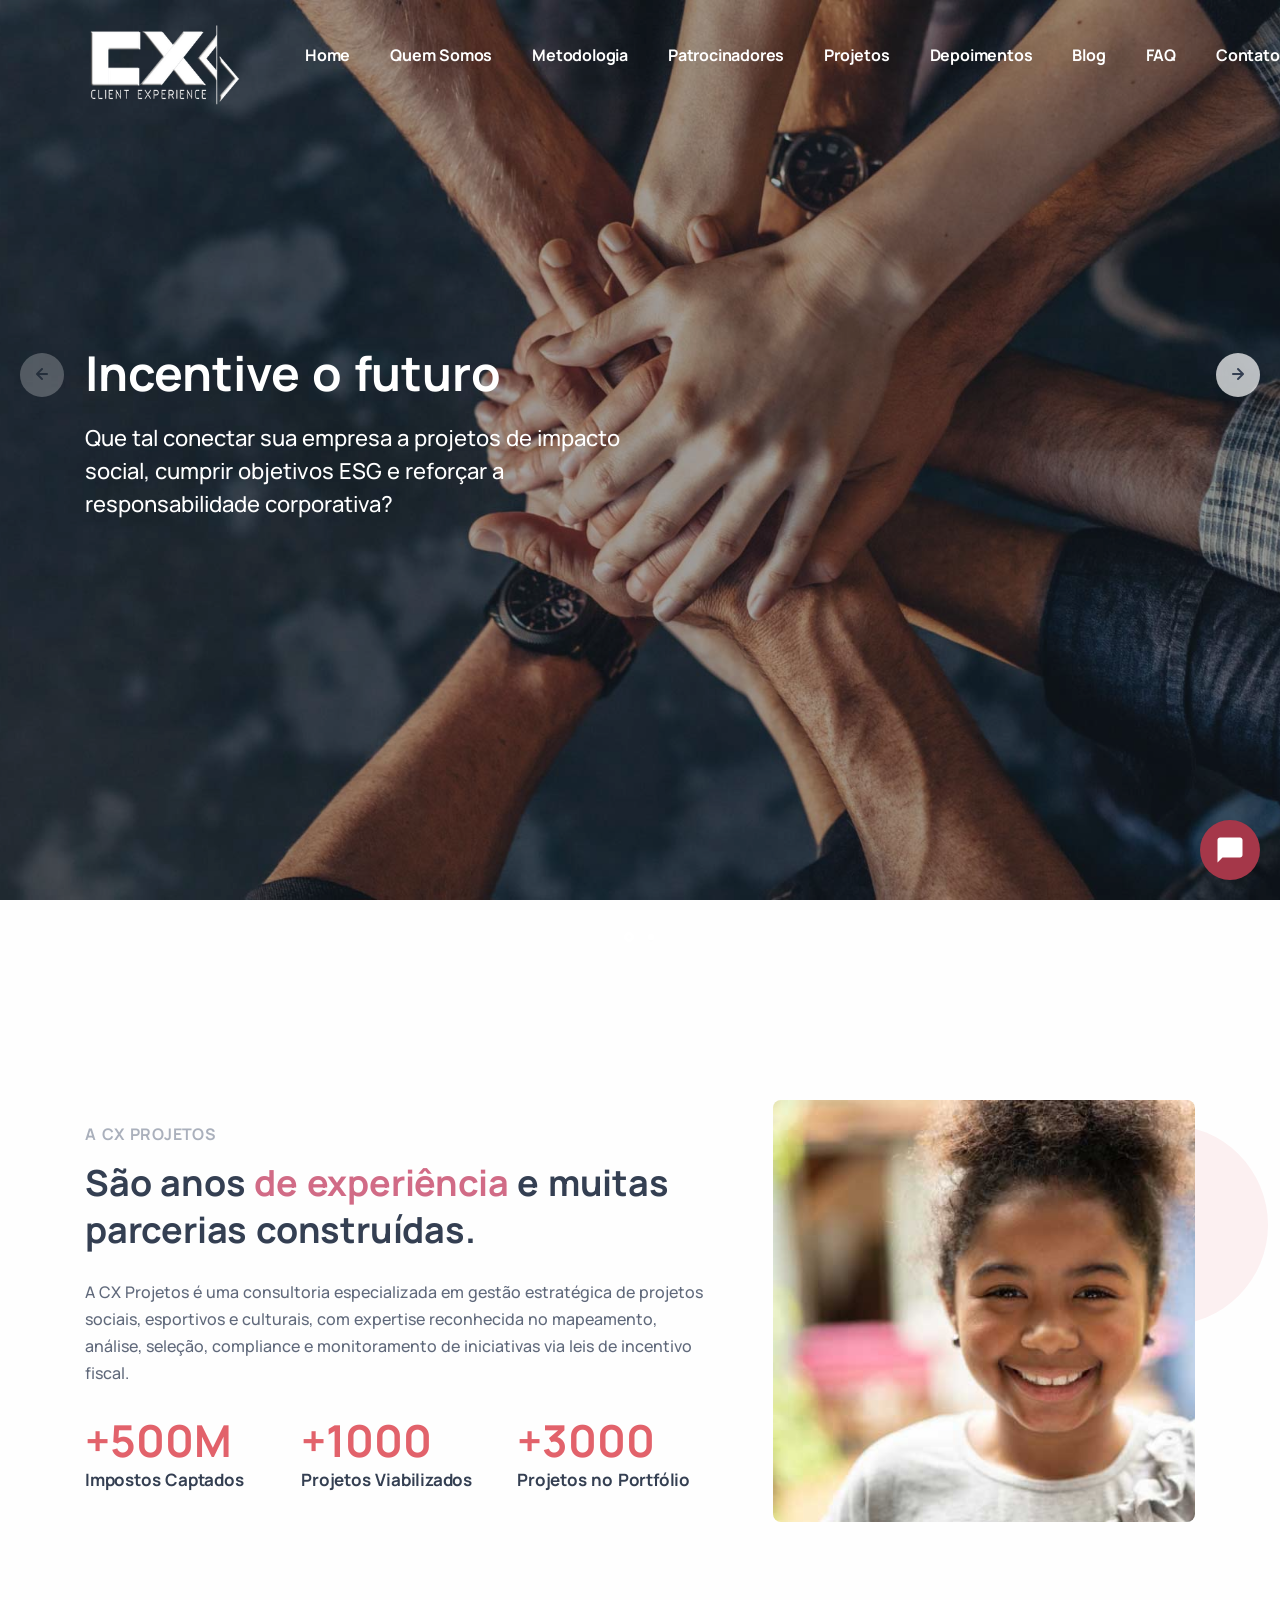
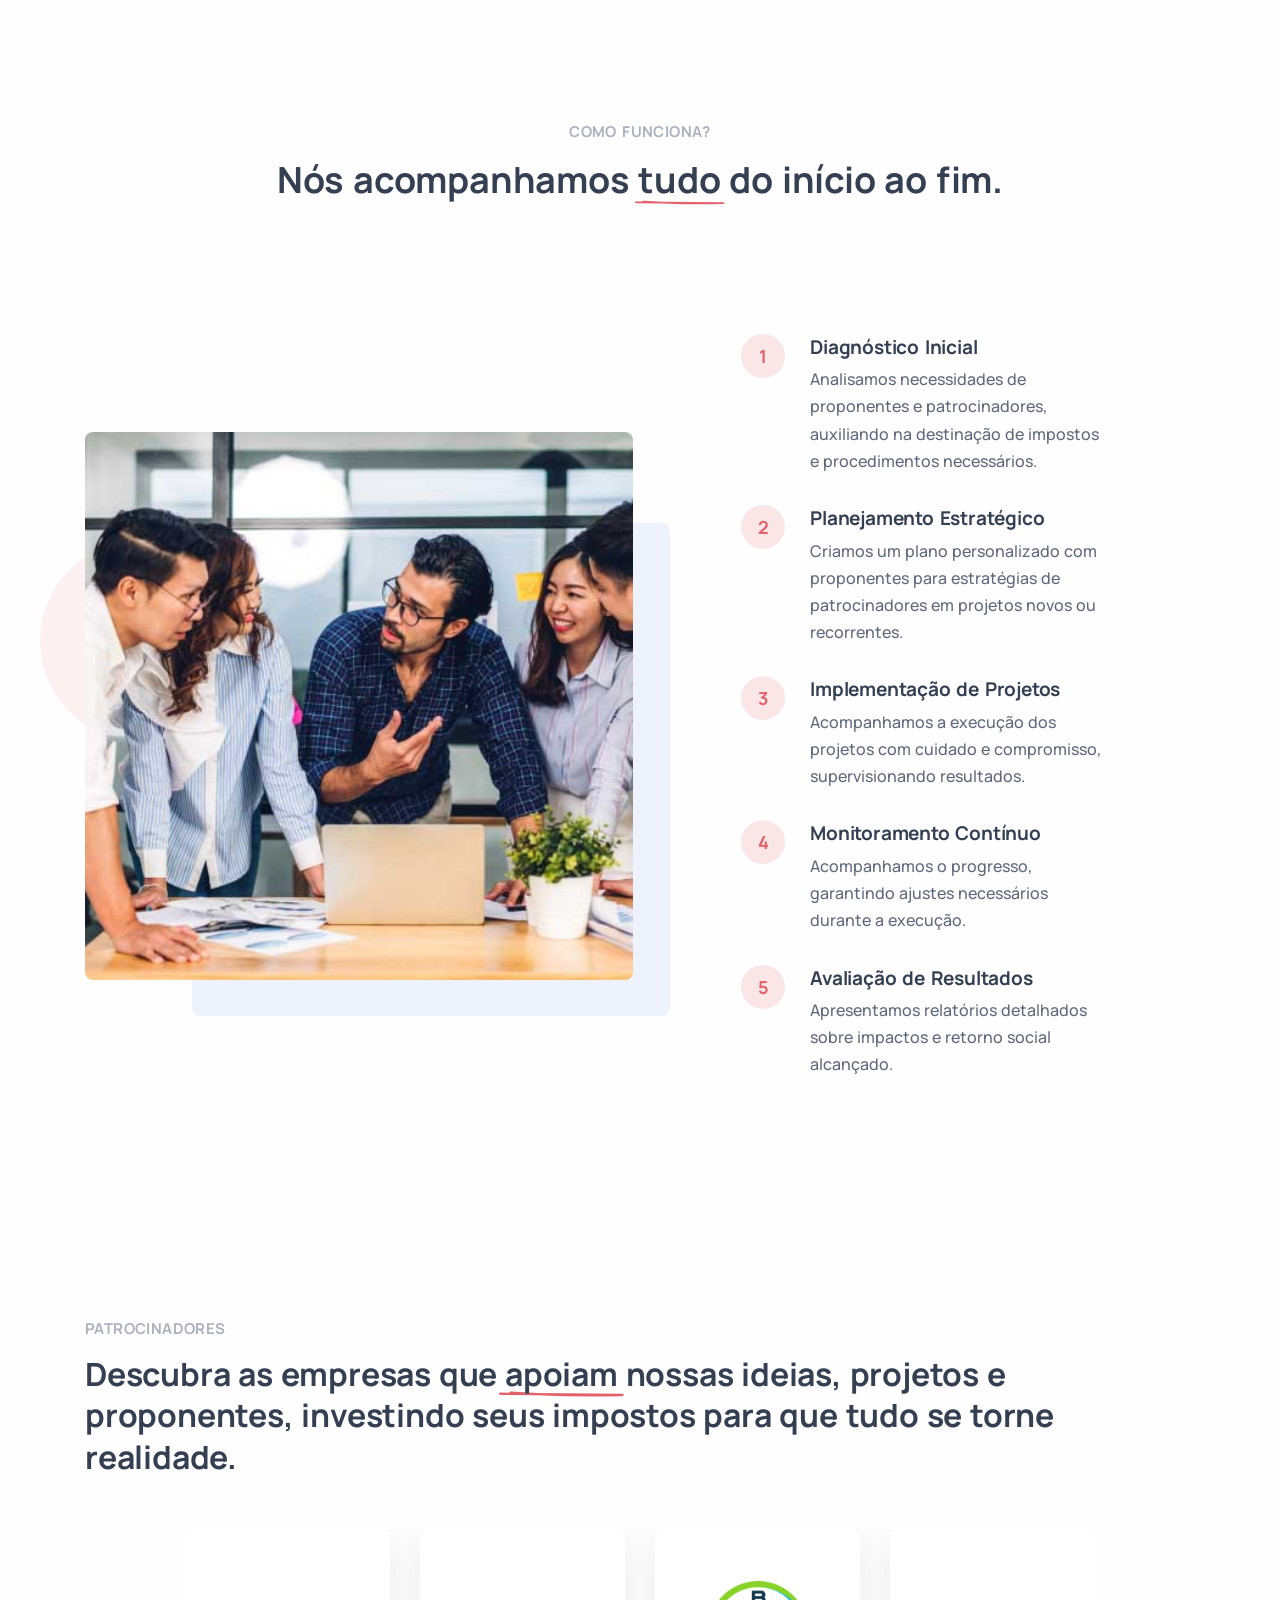
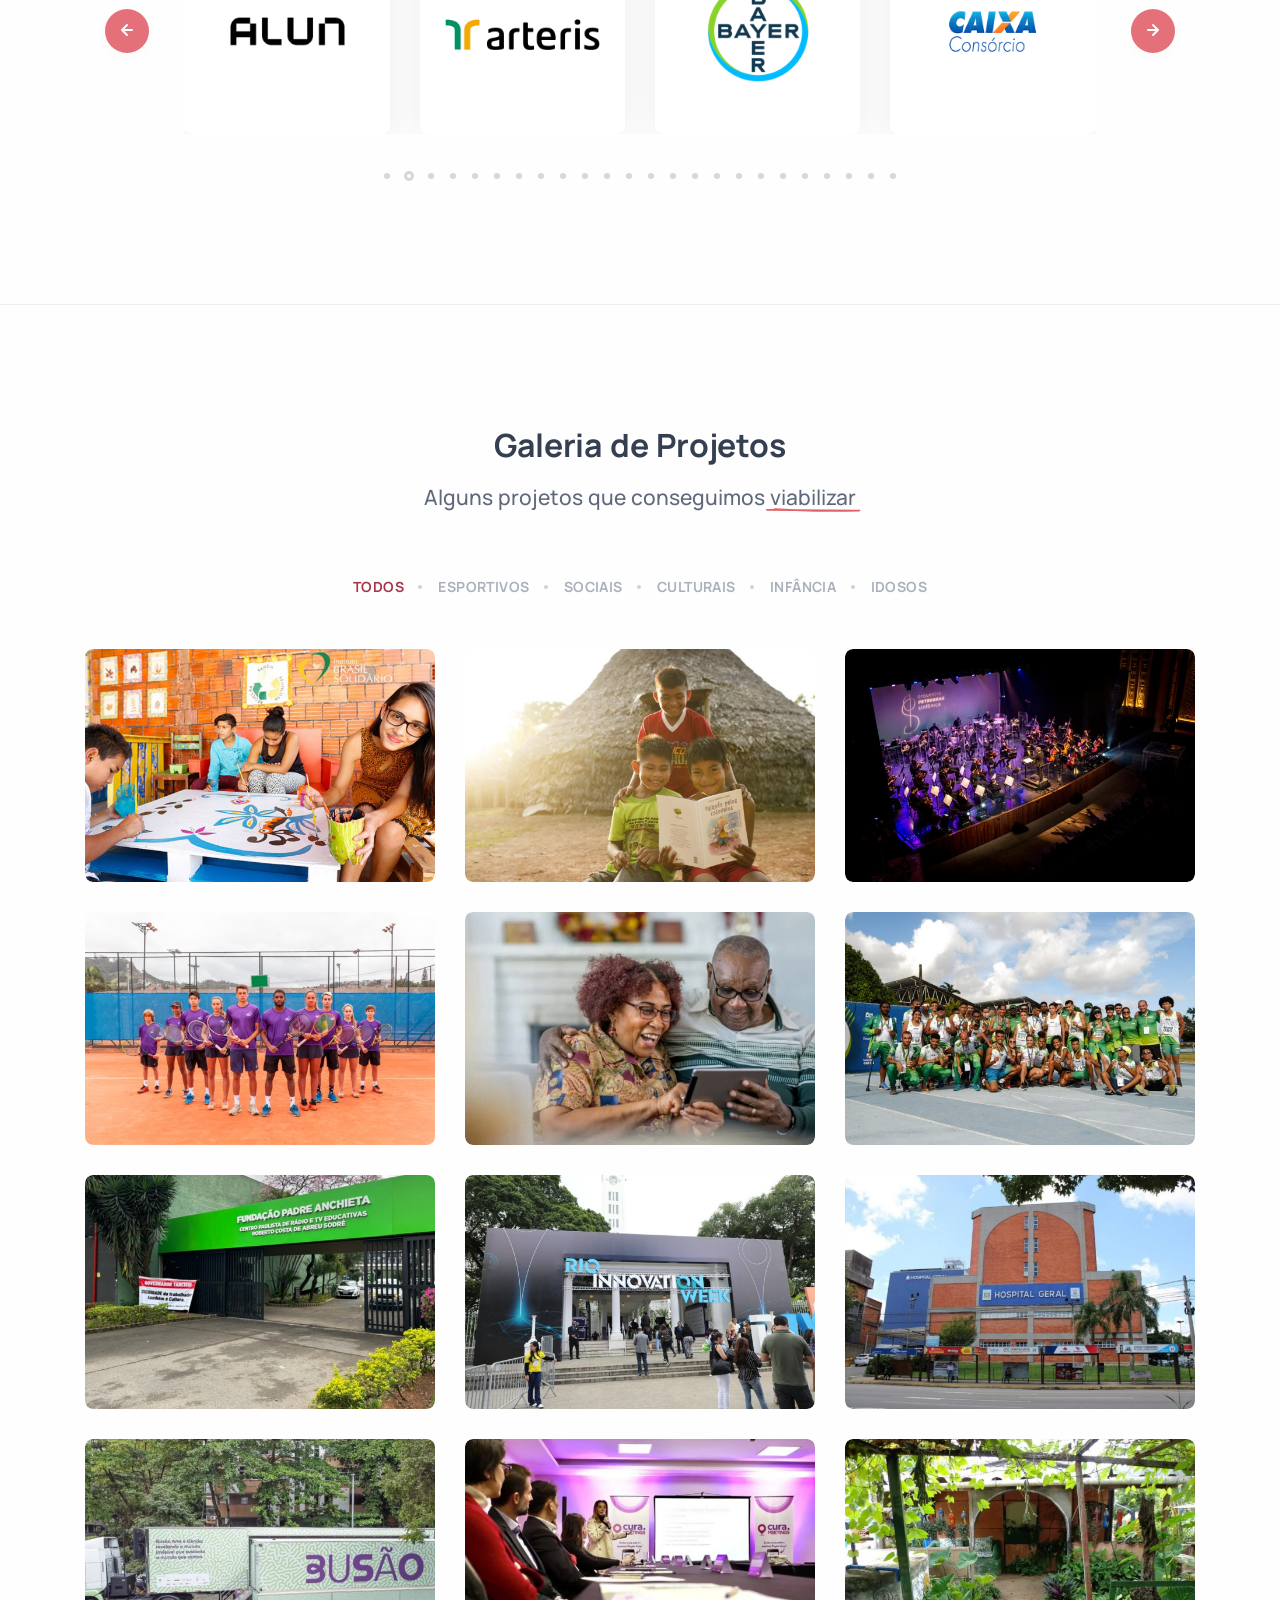
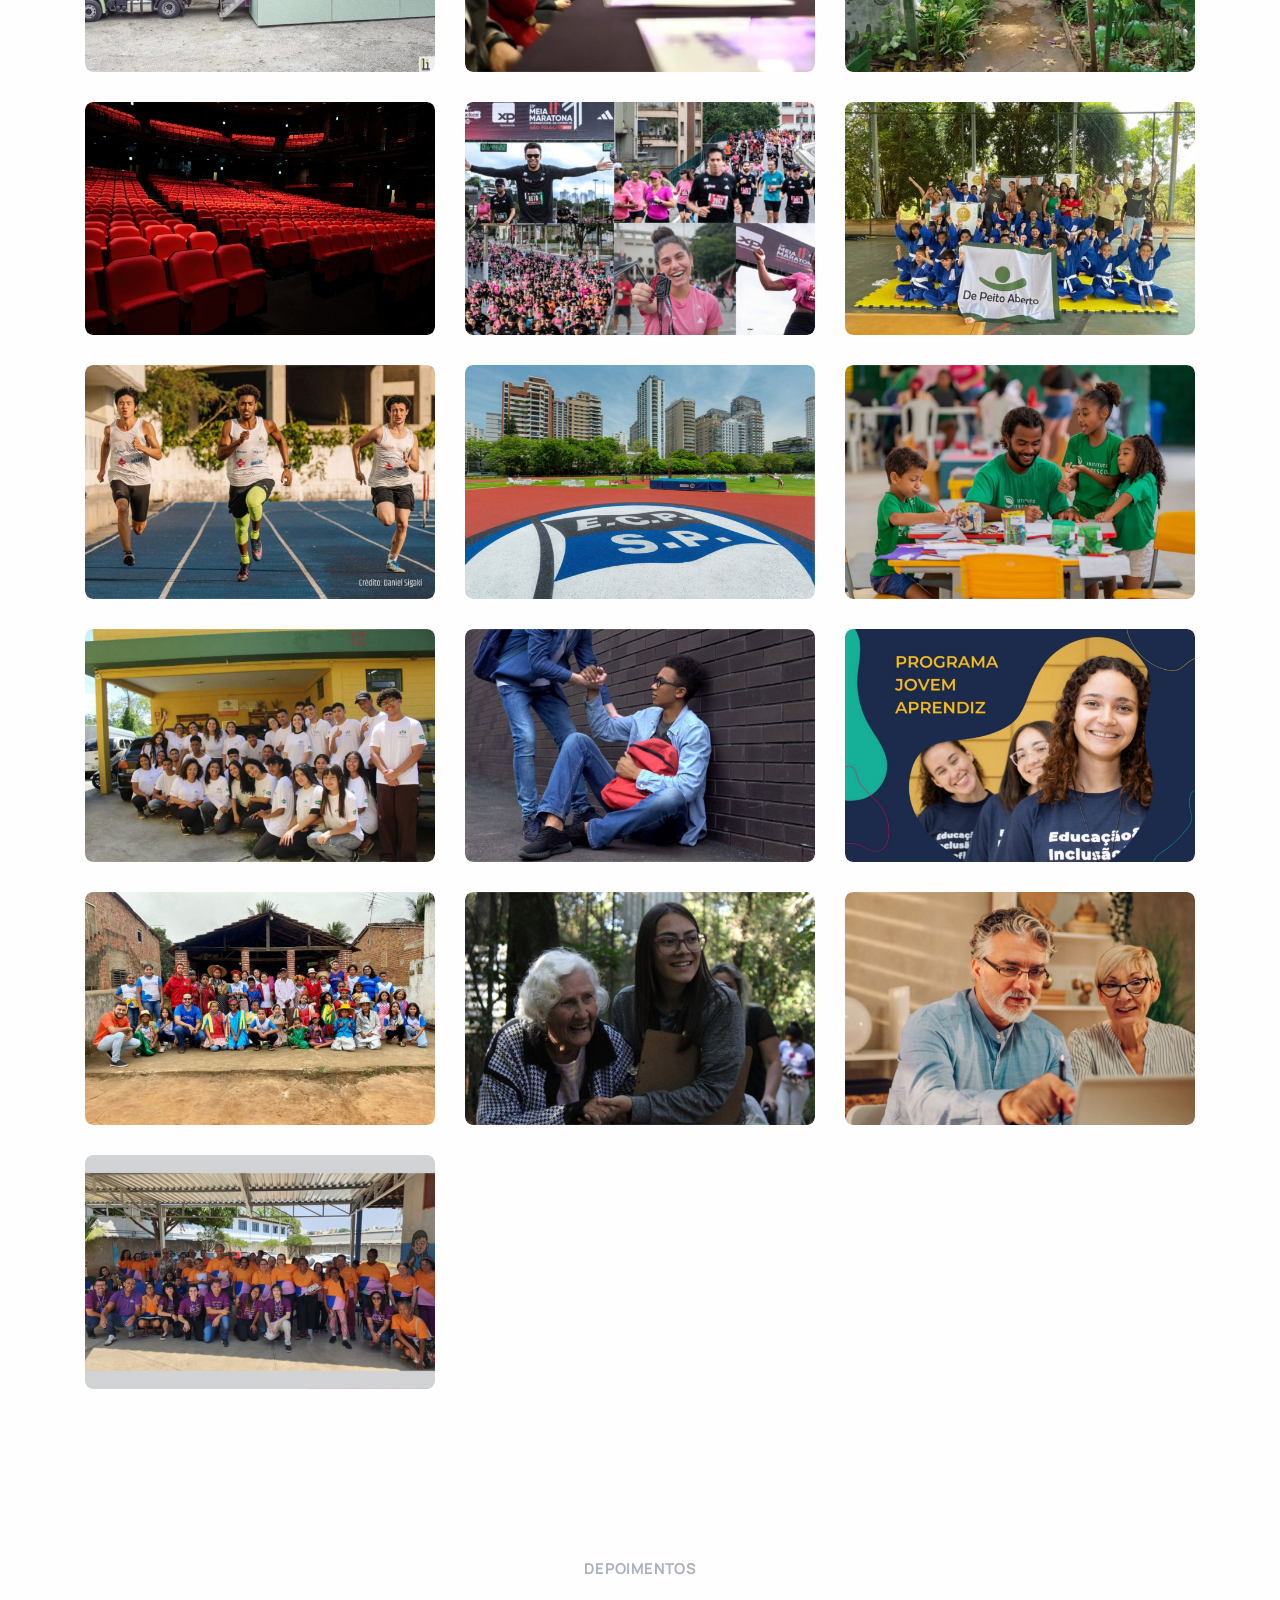
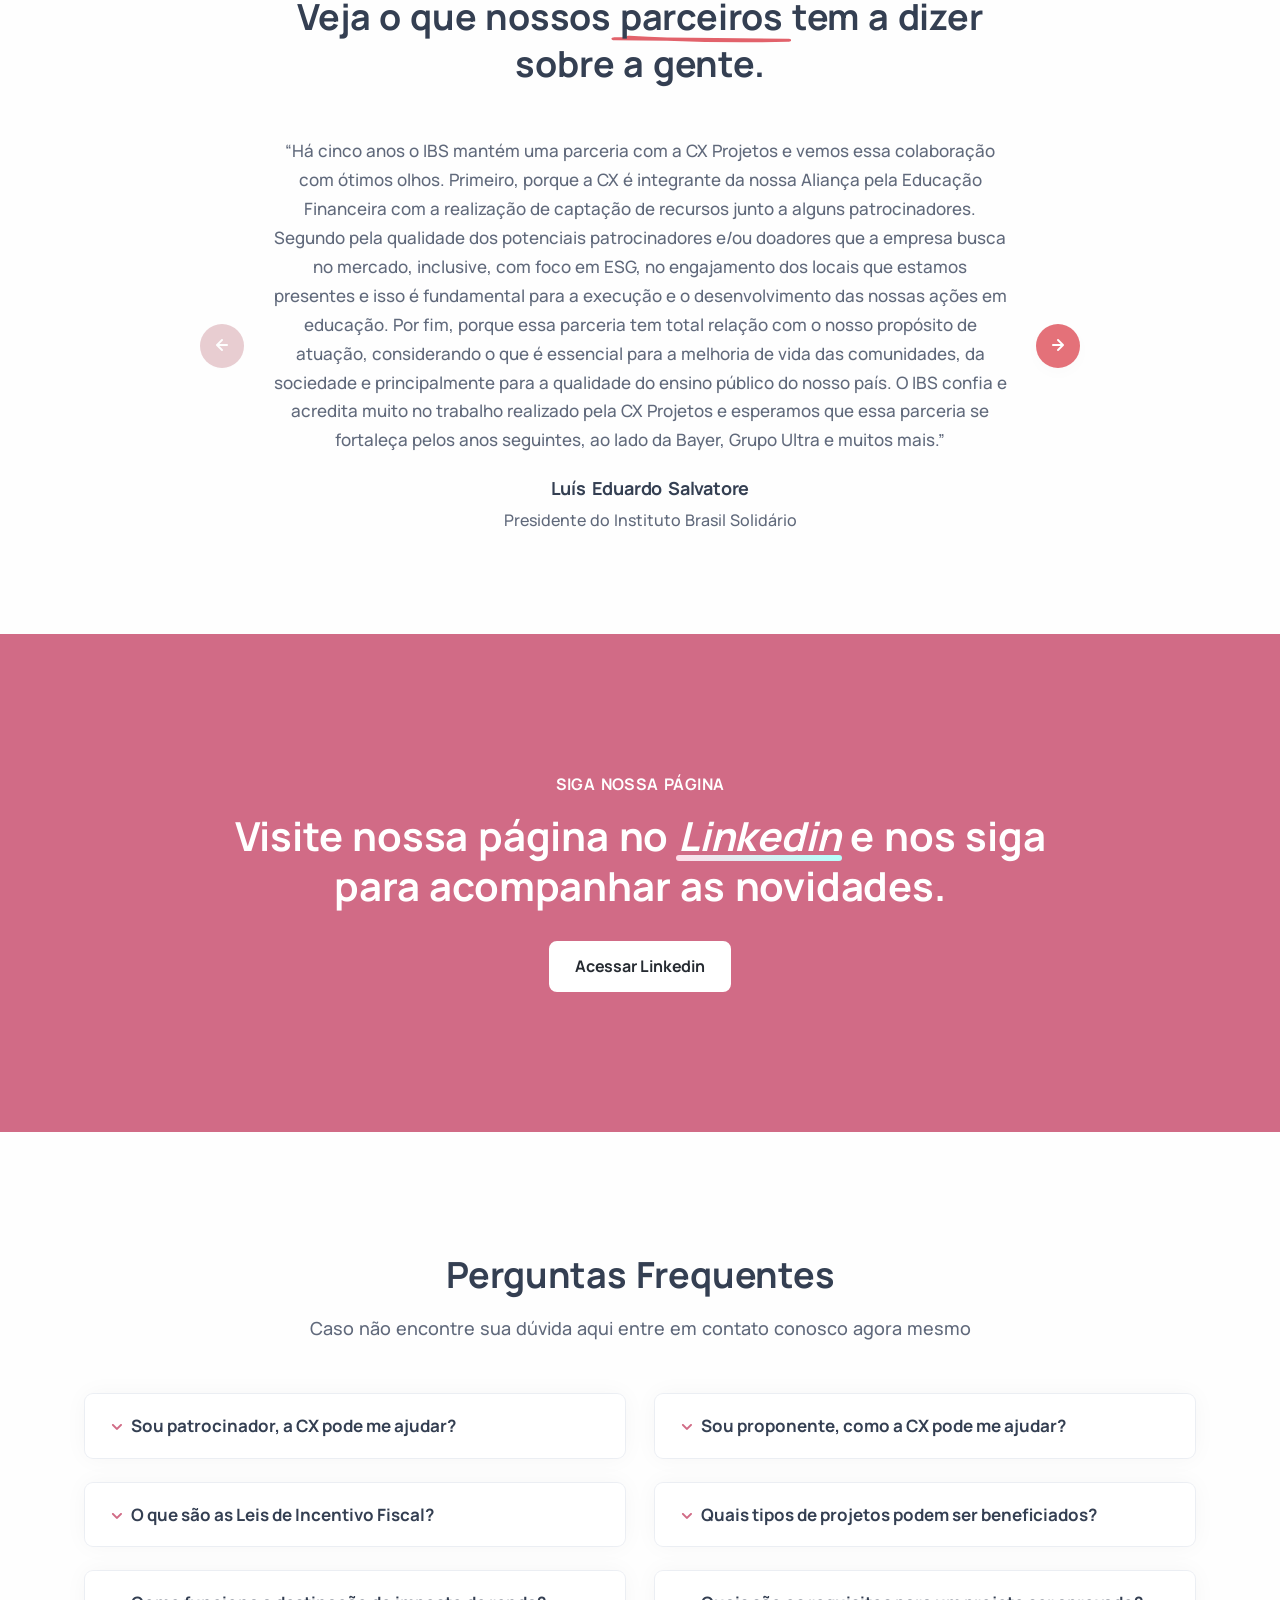
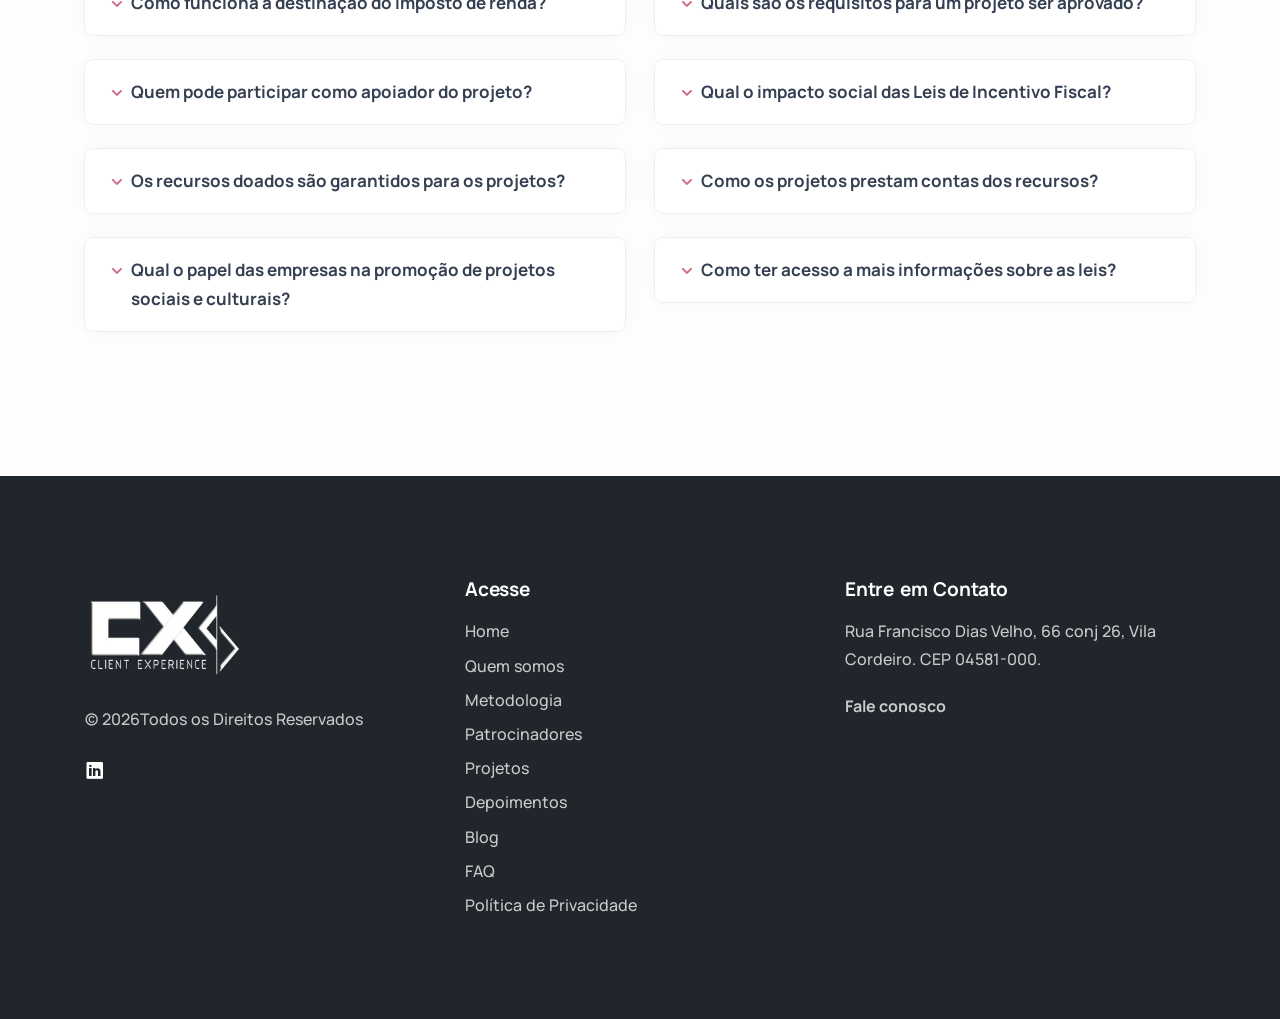
<file: site/index.html>
<!DOCTYPE html>
<html lang="en">

<head>
  <meta charset="utf-8">
  <meta name="viewport" content="width=device-width, initial-scale=1.0">
  <meta name="description" content="Uma empresa especializada na gestão de fundos de incentivo a cultura e ao esporte.">
  <meta name="keywords"
    content="A CX Projetos é especializada em orientar empresas que desejam deduzir impostos por meio de projetos sociais, potencializando o impacto positivo de suas ações no desenvolvimento comunitário.">
  <meta name="author" content="Engenharia de Marketing">
  <title>CX Projetos</title>
  <link rel="preconnect" href="https://fonts.googleapis.com">
  <link rel="preconnect" href="https://fonts.gstatic.com" crossorigin>
  <link href="https://fonts.googleapis.com/css2?family=Manrope:wght@400;500;700&display=swap" rel="stylesheet">

  <link rel="preload" as="image" href="./assets/img/photos/slide1.jpg" fetchpriority="high">

  <link rel="shortcut icon" href="./assets/img/favicon.jpg">
  <link rel="stylesheet" href="./assets/css/plugins.css">
  <link rel="stylesheet" href="./assets/css/style.css">
  <link rel="stylesheet" href="./chat-widget/chat-widget.css">

  <!-- Google tag (gtag.js) -->
  <script async src="https://www.googletagmanager.com/gtag/js?id=G-58QEG0DR55"></script>
  <script>
    window.dataLayer = window.dataLayer || [];
    function gtag() { dataLayer.push(arguments); }
    gtag('js', new Date());
    gtag('config', 'G-58QEG0DR55');
  </script>

</head>

<body>
  <div class="content-wrapper">
    <header class="wrapper bg-soft-primary">
      <nav class="navbar navbar-expand-lg center-nav transparent position-absolute navbar-dark caret-none">
        <div class="container flex-lg-row flex-nowrap align-items-center">
          <div class="navbar-brand w-100">
            <a href="./index.html">
              <img class="logo-dark" src="./assets/img/logodark.png" alt="" />
              <img class="logo-light" src="./assets/img/lococx-light.png" alt="" />
            </a>
          </div>
          <div class="navbar-collapse offcanvas offcanvas-nav offcanvas-start">
            <div class="offcanvas-header d-lg-none">
              <h3 class="text-white fs-30 mb-0">Menu</h3>
              <button type="button" class="btn-close btn-close-white" data-bs-dismiss="offcanvas"
                aria-label="Close"></button>
            </div>
            <div class="offcanvas-body ms-lg-auto d-flex flex-column h-100">
              <ul class="navbar-nav">
                <li class="nav-item"><a class="nav-link" href="#home">Home</a></li>
                <li class="nav-item"><a class="nav-link" href="#sobre">Quem Somos</a></li>
                <li class="nav-item"><a class="nav-link" href="#metodologia">Metodologia</a></li>
                <li class="nav-item"><a class="nav-link" href="#patrocinadores">Patrocinadores</a></li>
                <li class="nav-item"><a class="nav-link" href="#projetos">Projetos</a></li>
                <li class="nav-item"><a class="nav-link" href="#depoimentos">Depoimentos</a></li>
                <li class="nav-item"><a class="nav-link" href="https://cxprojetos.com.br/blog/">Blog</a></li>
                <li class="nav-item"><a class="nav-link" href="#faq">FAQ</a></li>
                <li class="nav-item"><a class="nav-link" href="#contato">Contato</a></li>
              </ul>
              <!-- /.navbar-nav -->
              <div class="offcanvas-footer d-lg-none">
                <div>
                  <nav class="nav social social-white mt-4">
                    <a href="https://www.linkedin.com/company/cx-projetos/"><i class="uil uil-linkedin"></i></a>
                  </nav>
                  <!-- /.social -->
                </div>
              </div>
              <!-- /.offcanvas-footer -->
            </div>
            <!-- /.offcanvas-body -->
          </div>
          <!-- /.navbar-collapse -->
          <div class="navbar-other w-100 d-flex ms-auto">
            <ul class="navbar-nav flex-row align-items-center ms-auto">
              <li class="nav-item d-lg-none">
                <button class="hamburger offcanvas-nav-btn"><span></span></button>
              </li>
            </ul>
            <!-- /.navbar-nav -->
          </div>
          <!-- /.navbar-other -->
        </div>
        <!-- /.container -->
      </nav>
      <!-- /.navbar -->
    </header>
    <!-- /.navbar -->
    <div class="offcanvas offcanvas-end text-inverse" id="offcanvas-info" data-bs-scroll="true">
      <div class="offcanvas-header">
        <h3 class="text-white fs-30 mb-0">CX Projetos</h3>
        <button type="button" class="btn-close btn-close-white" data-bs-dismiss="offcanvas" aria-label="Close"></button>
      </div>
      <div class="offcanvas-body pb-6">
        <div class="widget mb-8">
          <p>A CX Projetos se destaca como uma consultoria especializada em conectar empresas a oportunidades de
            patrocínio em projetos sociais impactantes. Com expertise em captação de recursos, nossa equipe busca
            maximizar a visibilidade e o retorno social dos investimentos, alinhando o propósito corporativo com ações
            que transformam comunidades.</p>
        </div>
        <!-- /.widget -->
        <div class="widget mb-8">
          <h4 class="widget-title text-white mb-3">Entre em contato</h4>
          <address>Rua Francisco Dias Velho, 66 conj 26, Vila Cordeiro. CEP 04581-000.</address>
        </div>
        <!-- /.widget -->
        <div class="widget mb-8">
          <h4 class="widget-title text-white mb-3">Menu Rápido</h4>
          <ul class="list-unstyled">
            <li><a href="#home">Home</a></li>
            <li><a href="#sobre">Quem Somos</a></li>
            <li><a href="#metodologia">Metodologia</a></li>
            <li><a href="#parceiros">Parceiros</a></li>
            <li><a href="#projetos">Projetos</a></li>
            <li><a href="#depoimentos">Depoimentos</a></li>
            <li><a href="https://cxprojetos.com.br/blog/">Blog</a></li>
            <li class="nav-item"><a class="nav-link" href="#faq">FAQ</a></li>

          </ul>
        </div>
        <div class="widget">
        </div>
      </div>
    </div>
    <!-- /.offcanvas -->
    <div class="offcanvas offcanvas-top bg-light" id="offcanvas-search" data-bs-scroll="true">
      <div class="container d-flex flex-row py-6">
        <form class="search-form w-100">
          <input id="search-form" type="text" class="form-control" placeholder="Type keyword and hit enter">
        </form>
        <!-- /.search-form -->
        <button type="button" class="btn-close" data-bs-dismiss="offcanvas" aria-label="Close"></button>
      </div>
      <!-- /.container -->
    </div>
    <!-- /.offcanvas -->
    </header>
    <!-- /header -->
    <section class="wrapper bg-dark min-vh-100" id="home">
      <div class="swiper-container swiper-hero dots-over" data-margin="0" data-autoplay="true" data-autoplaytime="7000"
        data-nav="true" data-dots="true" data-items="1">
        <div class="swiper">
          <div class="swiper-wrapper">
            <div class="swiper-slide bg-overlay bg-overlay-400 bg-dark bg-image min-vh-100"
              data-image-src="./assets/img/photos/slide1.jpg"
              style="background-image: url('./assets/img/photos/slide1.jpg');">
              <div class="container h-100">
                <div class="row h-100">
                  <div
                    class="col-md-10 offset-md-1 col-lg-7 offset-lg-0 col-xl-6 col-xxl-5 text-center text-lg-start justify-content-center align-self-center align-items-start ">
                    <h2
                      class="display-1 fs-48 mb-4 text-white animate__animated animate__slideInDown animate__delay-1s title-mobile">
                      Incentive o futuro</h2>
                    <p
                      class="lead fs-22 lh-sm mb-7 text-white animate__animated animate__slideInRight animate__delay-2s subtitle-mobile">
                      Que tal conectar sua empresa a projetos de impacto social, cumprir objetivos ESG e reforçar a
                      responsabilidade corporativa?</p>
                  </div>
                  <!--/column -->
                </div>
                <!--/.row -->
              </div>
              <!--/.container -->
            </div>
            <!--/.swiper-slide -->
            <div class="swiper-slide bg-overlay bg-overlay-400 bg-dark bg-image min-vh-100"
              data-image-src="./assets/img/photos/slide2.jpg">
              <div class="container h-100">
                <div class="row h-100">
                  <div
                    class="col-md-10 offset-md-1 col-lg-7 offset-lg-0 col-xl-6 col-xxl-5 text-center text-lg-start justify-content-center align-self-center align-items-start ">
                    <h2
                      class="display-1 fs-48 mb-4 text-white animate__animated animate__slideInDown animate__delay-1s title-mobile">
                      Reforce o Branding</h2>
                    <p
                      class="lead fs-22 lh-sm mb-7 text-white animate__animated animate__slideInRight animate__delay-2s subtitle-mobile">
                      Que tal conectar sua empresa a projetos de grande visibilidade, construir relacionamento e
                      reforçar os atributos da marca?</p>
                  </div>
                  <!--/column -->
                </div>
                <!--/.row -->
              </div>
              <!--/.container -->
            </div>
            <!--/.swiper-slide -->
          </div>
          <!--/.swiper-wrapper -->
        </div>
        <!-- /.swiper -->
      </div>
      <!-- /.swiper-container -->
    </section>
    <!---->

    <section class="wrapper bg-light" id="sobre">
      <div class="container py-14 py-md-20">
        <div class="row gx-lg-8 gx-xl-12 gy-10 align-items-center">
          <div class="col-md-8 col-lg-6 col-xl-5 order-lg-2 position-relative">
            <div class="shape bg-soft-red rounded-circle rellax w-20 h-20" data-rellax-speed="1"
              style="top: -2rem; right: -1.9rem;"></div>
            <figure class="rounded"><img src="./assets/img/photos/sobre2.jpg" alt=""></figure>
          </div>
          <!--/column -->
          <div class="col-lg-7 me-auto">
            <h2 class="fs-16 text-uppercase text-muted mb-3">A CX Projetos</h2>
            <h3 class="display-4 mb-5 pe-xxl-5">São anos <span class="text-gradient gradient-7"> de experiência</span> e
              muitas parcerias construídas.</h3>
            <p class="mb-6">A CX Projetos é uma consultoria especializada em gestão estratégica de projetos sociais,
              esportivos e culturais, com expertise reconhecida no mapeamento, análise, seleção, compliance e
              monitoramento de iniciativas via leis de incentivo fiscal.</p>
            <div class="row align-items-center counter-wrapper gy-6">
              <div class="col-md-4">
                <h3 class="counter counter-lg mb-1 text-red">+500M</h3>
                <h6 class="fs-17 mb-1">Impostos Captados</h6>
              </div>
              <div class="col-md-4">
                <h3 class="counter counter-lg mb-1 text-red">+1000</h3>
                <h6 class="fs-17 mb-1">Projetos Viabilizados</h6>
              </div>
              <div class="col-md-4">
                <h3 class="counter counter-lg mb-1 text-red">+3000</h3>
                <h6 class="fs-17 mb-1">Projetos no Portfólio</h6>
              </div>

            </div>
          </div>

          <!--/column -->
        </div>
        <!--/.row -->
      </div>
      <!-- /.container -->
    </section>
    <!-- /section -->

    <section class="wrapper bg-light wrapper-border" id="metodologia">
      <div class="row">
        <div class="col-lg-9 col-xl-8 col-xxl-7 mx-auto text-center">
          <h2 class="fs-15 text-uppercase text-muted mb-3">Como funciona?</h2>
          <h3 class="display-4">Nós acompanhamos <span class="underline-3 style-2 red">tudo</span> do início ao fim.
          </h3>
        </div>
        <!-- /column -->
      </div>
      <div class="container py-14 py-md-16">
        <div class="row gy-10 gy-sm-13 gx-lg-3 align-items-center">
          <div class="col-md-8 col-lg-6 position-relative">
            <div class="shape bg-soft-red rounded-circle rellax w-20 h-20" data-rellax-speed="1"
              style="top: -2rem; left: -1.9rem;"></div>
            <div class="shape rounded bg-soft-primary rellax d-md-block" data-rellax-speed="0"
              style="bottom: -1.8rem; right: -1.5rem; width: 85%; height: 90%; "></div>
            <figure class="rounded"><img src="./assets/img/photos/sobre3.jpg" alt="" /></figure>
          </div>
          <!--/column -->
          <div class="col-lg-5 col-xl-4 offset-lg-1">
            <div class="d-flex flex-row mb-6">
              <div>
                <span class="icon btn btn-circle btn-soft-red pe-none me-5"><span class="number fs-18">1</span></span>
              </div>
              <div>
                <h4 class="mb-1">Diagnóstico Inicial</h4>
                <p class="mb-0">Analisamos necessidades de proponentes e patrocinadores, auxiliando na destinação de
                  impostos e procedimentos necessários.</p>
              </div>
            </div>
            <div class="d-flex flex-row mb-6">
              <div>
                <span class="icon btn btn-circle btn-soft-red pe-none me-5"><span class="number fs-18">2</span></span>
              </div>
              <div>
                <h4 class="mb-1">Planejamento Estratégico</h4>
                <p class="mb-0">Criamos um plano personalizado com proponentes para estratégias de patrocinadores em
                  projetos novos ou recorrentes.</p>
              </div>
            </div>
            <div class="d-flex flex-row mb-6">
              <div>
                <span class="icon btn btn-circle btn-soft-red pe-none me-5"><span class="number fs-18">3</span></span>
              </div>
              <div>
                <h4 class="mb-1">Implementação de Projetos</h4>
                <p class="mb-0">Acompanhamos a execução dos projetos com cuidado e compromisso, supervisionando
                  resultados.</p>
              </div>
            </div>
            <div class="d-flex flex-row mb-6">
              <div>
                <span class="icon btn btn-circle btn-soft-red pe-none me-5"><span class="number fs-18">4</span></span>
              </div>
              <div>
                <h4 class="mb-1">Monitoramento Contínuo</h4>
                <p class="mb-0">
                  Acompanhamos o progresso, garantindo ajustes necessários durante a execução.
                </p>
              </div>
            </div>

            <div class="d-flex flex-row">
              <div>
                <span class="icon btn btn-circle btn-soft-red  pe-none me-5"><span class="number fs-18">5</span></span>
              </div>
              <div>
                <h4 class="mb-1">Avaliação de Resultados</h4>
                <p class="mb-0">Apresentamos relatórios detalhados sobre impactos e retorno social alcançado.</p>
              </div>
            </div>
          </div>
          <!--/column -->
        </div>
        <!--/.row -->
      </div>
      <!-- /.container -->
      <section class="wrapper bg-light" id="patrocinadores">
        <div class="container py-14 py-md-16">
          <h2 class="fs-15 text-uppercase text-muted mb-3">Patrocinadores</h2>
          <div class="row gx-lg-8 mb-10 gy-5">
            <div class="col-lg-12">
              <h3 class="display-5 mb-0">Descubra as empresas que <span class="underline-3 style-2 red">apoiam</span>
                nossas ideias, projetos e proponentes, investindo seus impostos para que tudo se torne realidade.</h3>
            </div>

            <!-- /column -->
          </div>
          <!-- /.row -->
          <div class="swiper-container nav-color px-md-10 px-lg-15 mb-10" data-margin="30" data-dots="true"
            data-nav="true" data-autoplay="true" data-autoplaytime="3000" data-loop="true" data-items-xxl="4"
            data-items-xl="4" data-items-lg="3" data-items-md="2" data-items-xs="2">
            <div class="swiper">
              <div class="swiper-wrapper">
                <div class="swiper-slide">
                  <div class="card shadow-lg h-100 align-items-center">
                    <div class="card-body align-items-center d-flex px-2 py-4 p-md-5">
                      <figure class="px-md-3 px-xl-0 px-xxl-3 mb-0"><img loading="lazy" src="./assets/img/brands/ahi.png"
                          alt="atlantica hospitality international" />
                      </figure>
                    </div>
                    <!--/.card-body -->
                  </div>
                  <!--/.card -->
                </div>
                <!--/column -->
                <div class="swiper-slide">
                  <div class="card shadow-lg h-100 align-items-center">
                    <div class="card-body align-items-center d-flex px-2 py-4 p-md-5">
                      <figure class="px-md-3 px-xl-0 px-xxl-3 mb-0"><img loading="lazy"
                          src="./assets/img/brands/alun.png" alt="alun" />
                      </figure>
                    </div>
                    <!--/.card-body -->
                  </div>
                  <!--/.card -->
                </div>
                <!--/column -->
                <div class="swiper-slide">
                  <div class="card shadow-lg h-100 align-items-center">
                    <div class="card-body align-items-center d-flex px-2 py-4 p-md-5">
                      <figure class="px-md-3 px-xl-0 px-xxl-3 mb-0"><img loading="lazy" src="./assets/img/brands/3.png"
                          alt="arteris" /></figure>
                    </div>
                    <!--/.card-body -->
                  </div>
                  <!--/.card -->
                </div>
                <!--/column -->
                <div class="swiper-slide">
                  <div class="card shadow-lg h-100 align-items-center">
                    <div class="card-body align-items-center d-flex px-2 py-4 p-md-5">
                      <figure class="px-md-3 px-xl-0 px-xxl-3 mb-0"><img loading="lazy" src="./assets/img/brands/4.png"
                          alt="bayer" />
                      </figure>
                    </div>
                    <!--/.card-body -->
                  </div>
                  <!--/.card -->
                </div>
                <!--/column -->
                <div class="swiper-slide">
                  <div class="card shadow-lg h-100 align-items-center">
                    <div class="card-body align-items-center d-flex px-2 py-4 p-md-5">
                      <figure class="px-md-3 px-xl-0 px-xxl-3 mb-0"><img loading="lazy"
                          src="./assets/img/brands/caixa_consorcio.jpg" alt="caixa consorcio" />
                      </figure>
                    </div>
                    <!--/.card-body -->
                  </div>
                  <!--/.card -->
                </div>
                <!--/column -->
                <div class="swiper-slide">
                  <div class="card shadow-lg h-100 align-items-center">
                    <div class="card-body align-items-center d-flex px-2 py-4 p-md-5">
                      <figure class="px-md-3 px-xl-0 px-xxl-3 mb-0"><img loading="lazy"
                          src="./assets/img/brands/caixa_vida_previdencia.jpg" alt="caixa vida e previdencia" />
                      </figure>
                    </div>
                    <!--/.card-body -->
                  </div>
                  <!--/.card -->
                </div>
                <!--/column -->
                <div class="swiper-slide">
                  <div class="card shadow-lg h-100 align-items-center">
                    <div class="card-body align-items-center d-flex px-2 py-4 p-md-5">
                      <figure class="px-md-3 px-xl-0 px-xxl-3 mb-0"><img loading="lazy" src="./assets/img/brands/7.png"
                          alt="clear" />
                      </figure>
                    </div>
                    <!--/.card-body -->
                  </div>
                  <!--/.card -->
                </div>
                <!--/column -->
                <div class="swiper-slide">
                  <div class="card shadow-lg h-100 align-items-center">
                    <div class="card-body align-items-center d-flex px-2 py-4 p-md-5">
                      <figure class="px-md-3 px-xl-0 px-xxl-3 mb-0"><img loading="lazy"
                          src="./assets/img/brands/cnp.jpg" alt="cnp" /></figure>
                    </div>
                    <!--/.card-body -->
                  </div>
                  <!--/.card -->
                </div>
                <!--/column -->
                <div class="swiper-slide">
                  <div class="card shadow-lg h-100 align-items-center">
                    <div class="card-body align-items-center d-flex px-2 py-4 p-md-5">
                      <figure class="px-md-3 px-xl-0 px-xxl-3 mb-0"><img loading="lazy" src="./assets/img/brands/8.png"
                          alt="elo" />
                      </figure>
                    </div>
                    <!--/.card-body -->
                  </div>
                  <!--/.card -->
                </div>
                <!--/column -->
                <div class="swiper-slide">
                  <div class="card shadow-lg h-100 align-items-center">
                    <div class="card-body align-items-center d-flex px-2 py-4 p-md-5">
                      <figure class="px-md-3 px-xl-0 px-xxl-3 mb-0"><img loading="lazy"
                          src="./assets/img/brands/disal.png" alt="grupo disal" /></figure>
                    </div>
                    <!--/.card-body -->
                  </div>
                  <!--/.card -->
                </div>
                <!--/column -->
                <div class="swiper-slide">
                  <div class="card shadow-lg h-100 align-items-center">
                    <div class="card-body align-items-center d-flex px-2 py-4 p-md-5">
                      <figure class="px-md-3 px-xl-0 px-xxl-3 mb-0"><img loading="lazy"
                          src="./assets/img/brands/gwm.jpg" alt="gwm" />
                      </figure>
                    </div>
                    <!--/.card-body -->
                  </div>
                  <!--/.card -->
                </div>
                <!--/column -->
                <div class="swiper-slide">
                  <div class="card shadow-lg h-100 align-items-center">
                    <div class="card-body align-items-center d-flex px-2 py-4 p-md-5">
                      <figure class="px-md-3 px-xl-0 px-xxl-3 mb-0"><img loading="lazy" src="./assets/img/brands/aegea.png"
                          alt="instituto aegea" />
                      </figure>
                    </div>
                    <!--/.card-body -->
                  </div>
                  <!--/.card -->
                </div>
                <!--/column -->
                <div class="swiper-slide">
                  <div class="card shadow-lg h-100 align-items-center">
                    <div class="card-body align-items-center d-flex px-2 py-4 p-md-5">
                      <figure class="px-md-3 px-xl-0 px-xxl-3 mb-0"><img loading="lazy"
                          src="./assets/img/brands/cyrela.png" alt="instituto cyrela" /></figure>
                    </div>
                    <!--/.card-body -->
                  </div>
                  <!--/.card -->
                </div>
                <!--/column -->
                <div class="swiper-slide">
                  <div class="card shadow-lg h-100 align-items-center">
                    <div class="card-body align-items-center d-flex px-2 py-4 p-md-5">
                      <figure class="px-md-3 px-xl-0 px-xxl-3 mb-0"><img loading="lazy" src="./assets/img/brands/18.png"
                          alt="instituto syn" />
                      </figure>
                    </div>
                    <!--/.card-body -->
                  </div>
                  <!--/.card -->
                </div>
                <!--/column -->
                <div class="swiper-slide">
                  <div class="card shadow-lg h-100 align-items-center">
                    <div class="card-body align-items-center d-flex px-2 py-4 p-md-5">
                      <figure class="px-md-3 px-xl-0 px-xxl-3 mb-0"><img loading="lazy" src="./assets/img/brands/11.png"
                          alt="livelo" /></figure>
                    </div>
                    <!--/.card-body -->
                  </div>
                  <!--/.card -->
                </div>
                <!--/column -->
                <div class="swiper-slide">
                  <div class="card shadow-lg h-100 align-items-center">
                    <div class="card-body align-items-center d-flex px-2 py-4 p-md-5">
                      <figure class="px-md-3 px-xl-0 px-xxl-3 mb-0"><img loading="lazy" src="./assets/img/brands/13.png"
                          alt="merck" />
                      </figure>
                    </div>
                    <!--/.card-body -->
                  </div>
                  <!--/.card -->
                </div>
                <!--/column -->
                <div class="swiper-slide">
                  <div class="card shadow-lg h-100 align-items-center">
                    <div class="card-body align-items-center d-flex px-2 py-4 p-md-5">
                      <figure class="px-md-3 px-xl-0 px-xxl-3 mb-0"><img loading="lazy"
                          src="./assets/img/brands/modal.png" alt="modal" /></figure>
                    </div>
                    <!--/.card-body -->
                  </div>
                  <!--/.card -->
                </div>
                <!--/column -->
                <div class="swiper-slide">
                  <div class="card shadow-lg h-100 align-items-center">
                    <div class="card-body align-items-center d-flex px-2 py-4 p-md-5">
                      <figure class="px-md-3 px-xl-0 px-xxl-3 mb-0"><img loading="lazy" src="./assets/img/brands/16.png"
                          alt="rico" />
                      </figure>
                    </div>
                    <!--/.card-body -->
                  </div>
                  <!--/.card -->
                </div>
                <!--/column -->
                <div class="swiper-slide">
                  <div class="card shadow-lg h-100 align-items-center">
                    <div class="card-body align-items-center d-flex px-2 py-4 p-md-5">
                      <figure class="px-md-3 px-xl-0 px-xxl-3 mb-0"><img loading="lazy" src="./assets/img/brands/20.png"
                          alt="unimed" /></figure>
                    </div>
                    <!--/.card-body -->
                  </div>
                  <!--/.card -->
                </div>
                <!--/column -->
                <div class="swiper-slide">
                  <div class="card shadow-lg h-100 align-items-center">
                    <div class="card-body align-items-center d-flex px-2 py-4 p-md-5">
                      <figure class="px-md-3 px-xl-0 px-xxl-3 mb-0"><img loading="lazy" src="./assets/img/brands/10.png"
                          alt="xp" />
                      </figure>
                    </div>
                    <!--/.card-body -->
                  </div>
                  <!--/.card -->
                </div>
                <!--/column -->
                <div class="swiper-slide">
                  <div class="card shadow-lg h-100 align-items-center">
                    <div class="card-body align-items-center d-flex px-2 py-4 p-md-5">
                      <figure class="px-md-3 px-xl-0 px-xxl-3 mb-0"><img loading="lazy" src="./assets/img/brands/21.png"
                          alt="xp" />
                      </figure>
                    </div>
                    <!--/.card-body -->
                  </div>
                  <!--/.card -->
                </div>
                <!--/column -->
                <div class="swiper-slide">
                  <div class="card shadow-lg h-100 align-items-center">
                    <div class="card-body align-items-center d-flex px-2 py-4 p-md-5">
                      <figure class="px-md-3 px-xl-0 px-xxl-3 mb-0"><img loading="lazy" src="./assets/img/brands/22.png"
                          alt="xpe" />
                      </figure>
                    </div>
                    <!--/.card-body -->
                  </div>
                  <!--/.card -->
                </div>
                <!--/column -->
                <div class="swiper-slide">
                  <div class="card shadow-lg h-100 align-items-center">
                    <div class="card-body align-items-center d-flex px-2 py-4 p-md-5">
                      <figure class="px-md-3 px-xl-0 px-xxl-3 mb-0"><img loading="lazy" src="./assets/img/brands/23.png"
                          alt="xpinc" />
                      </figure>
                    </div>
                    <!--/.card-body -->
                  </div>
                  <!--/.card -->
                </div>
                <!--/column -->
                <div class="swiper-slide">
                  <div class="card shadow-lg h-100 align-items-center">
                    <div class="card-body align-items-center d-flex px-2 py-4 p-md-5">
                      <figure class="px-md-3 px-xl-0 px-xxl-3 mb-0"><img loading="lazy"
                          src="./assets/img/brands/xpprivate.png" alt="xpprivate" /></figure>
                    </div>
                    <!--/.card-body -->
                  </div>
                  <!--/.card -->
                </div>
                <!--/column -->
              </div>
              <!--/.swiper-wrapper -->
            </div>
            <!-- /.swiper -->
          </div>
          <!-- /.swiper-container -->
        </div>
        <!-- /.container -->
      </section>
      <!-- /section -->
    </section>


    <section class="wrapper bg-light" id="projetos">
      <div class="container py-14 py-md-16 text-center">
        <div class="row">
          <div class="col-lg-10 col-xl-8 col-xxl-7 mx-auto mb-8">
            <h2 class="display-5 mb-3">Galeria de Projetos</h2>
            <p class="lead fs-lg">
              Alguns projetos que conseguimos <span class="underline-3 style-2 red">viabilizar</span>
            </p>
          </div>
          <!-- /column -->
        </div>
        <!-- /.row -->
        <div class="grid grid-view projects-masonry">
          <div class="isotope-filter filter mb-10">
            <ul>
              <li><a class="filter-item active" data-filter="*">Todos</a></li>
              <li><a class="filter-item" data-filter=".esportivo">Esportivos</a></li>
              <li><a class="filter-item" data-filter=".social">Sociais</a></li>
              <li><a class="filter-item" data-filter=".cultural">Culturais</a></li>
              <li><a class="filter-item" data-filter=".infancia">Infância</a></li>
              <li><a class="filter-item" data-filter=".idosos">Idosos</a></li>
            </ul>
          </div>


          <div class="row gx-md-6 gy-6 isotope">
            <div class="project item col-md-6 col-xl-4 social">
              <figure class="overlay overlay-1 rounded">
                <a href="#" onclick="openProject('Projeto_01')" target="_blank" data-bs-toggle="modal"
                  data-bs-target="#project_detail">
                  <img src="./assets/img/photos/pf1.jpg" alt="" loading="lazy" />
                </a>
                <figcaption>
                  <h5 class="from-top mb-0">Brasil Solidário</h5>
                </figcaption>
              </figure>
            </div>
            <!-- /.project -->
            <div class="project item col-md-6 col-xl-4 social">
              <figure class="overlay overlay-1 rounded">
                <a href="#" onclick="openProject('Projeto_02')" target="_blank" data-bs-toggle="modal"
                  data-bs-target="#project_detail">
                  <img src="./assets/img/photos/pf2.jpg" alt="" loading="lazy" />
                </a>
                <figcaption>
                  <h5 class="from-top mb-0">OMUNGA da Amazônia</h5>
                </figcaption>
              </figure>
            </div>
            <!-- /.project -->
            <div class="project item col-md-6 col-xl-4 cultural">
              <figure class="overlay overlay-1 rounded">
                <a href="#" onclick="openProject('Projeto_03')" target="_blank" data-bs-toggle="modal"
                  data-bs-target="#project_detail">
                  <img src="./assets/img/photos/pf3.jpg" alt="" />
                  <figcaption>
                    <h5 class="from-top mb-0">Orquestra Petrobrás Sinfônica</h5>
                  </figcaption>
              </figure>
            </div>
            <!-- /.project -->
            <div class="project item col-md-6 col-xl-4 esportivo">
              <figure class="overlay overlay-1 rounded">
                <a href="#" onclick="openProject('Projeto_04')" target="_blank" data-bs-toggle="modal"
                  data-bs-target="#project_detail">
                  <img src="./assets/img/photos/pf4.jpg" alt="" />
                  <figcaption>
                    <h5 class="from-top mb-0">Rede Tênis Brasil</h5>
                  </figcaption>
              </figure>
            </div>
            <!-- /.project -->
            <div class="project item col-md-6 col-xl-4 idosos">
              <figure class="overlay overlay-1 rounded">
                <a href="#" onclick="openProject('Projeto_05')" target="_blank" data-bs-toggle="modal"
                  data-bs-target="#project_detail">
                  <img src="./assets/img/photos/pf5.jpg" alt="" />
                  <figcaption>
                    <h5 class="from-top mb-0">Rede Longevidade</h5>
                  </figcaption>
              </figure>
            </div>
            <!-- /.project -->
            <div class="project item col-md-6 col-xl-4 idosos">
              <figure class="overlay overlay-1 rounded">
                <a href="#" onclick="openProject('Projeto_06')" target="_blank" data-bs-toggle="modal"
                  data-bs-target="#project_detail">
                  <img src="./assets/img/photos/pf6.jpg" alt="" />
                  <figcaption>
                    <h5 class="from-top mb-0">APA - Petrolina</h5>
                  </figcaption>
              </figure>
            </div>
            <!-- /.project -->
            <div class="project item col-md-6 col-xl-4 idosos">
              <figure class="overlay overlay-1 rounded">
                <a href="#" onclick="openProject('Projeto_07')" target="_blank" data-bs-toggle="modal"
                  data-bs-target="#project_detail">
                  <img src="./assets/img/photos/pf7.jpg" alt="" />
                  <figcaption>
                    <h5 class="from-top mb-0">Fundação Padre Anchieta</h5>
                  </figcaption>
              </figure>
            </div>
            <!-- /.project -->
            <div class="project item col-md-6 col-xl-4 idosos">
              <figure class="overlay overlay-1 rounded">
                <a href="#" onclick="openProject('Projeto_08')" target="_blank" data-bs-toggle="modal"
                  data-bs-target="#project_detail">
                  <img src="./assets/img/photos/pf8.jpg" alt="" />
                  <figcaption>
                    <h5 class="from-top mb-0">Rio Innovation Week</h5>
                  </figcaption>
              </figure>
            </div>
            <!-- /.project -->
            <div class="project item col-md-6 col-xl-4 idosos">
              <figure class="overlay overlay-1 rounded">
                <a href="#" onclick="openProject('Projeto_09')" target="_blank" data-bs-toggle="modal"
                  data-bs-target="#project_detail">
                  <img src="./assets/img/photos/pf9.jpg" alt="" />
                  <figcaption>
                    <h5 class="from-top mb-0">Hospital Geral Caxias do Sul</h5>
                  </figcaption>
              </figure>
            </div>
            <!-- /.project -->
            <div class="project item col-md-6 col-xl-4 idosos">
              <figure class="overlay overlay-1 rounded">
                <a href="#" onclick="openProject('Projeto_10')" target="_blank" data-bs-toggle="modal"
                  data-bs-target="#project_detail">
                  <img src="./assets/img/photos/pf10.jpg" alt="" />
                  <figcaption>
                    <h5 class="from-top mb-0">Busão das Artes</h5>
                  </figcaption>
              </figure>
            </div>
            <!-- /.project -->
            <div class="project item col-md-6 col-xl-4 idosos">
              <figure class="overlay overlay-1 rounded">
                <a href="#" onclick="openProject('Projeto_11')" target="_blank" data-bs-toggle="modal"
                  data-bs-target="#project_detail">
                  <img src="./assets/img/photos/pf11.jpg" alt="" />
                  <figcaption>
                    <h5 class="from-top mb-0">Projeto Cura</h5>
                  </figcaption>
              </figure>
            </div>
            <!-- /.project -->
            <div class="project item col-md-6 col-xl-4 idosos">
              <figure class="overlay overlay-1 rounded">
                <a href="#" onclick="openProject('Projeto_12')" target="_blank" data-bs-toggle="modal"
                  data-bs-target="#project_detail">
                  <img src="./assets/img/photos/pf12.jpg" alt="" />
                  <figcaption>
                    <h5 class="from-top mb-0">Floravida</h5>
                  </figcaption>
              </figure>
            </div>
            <!-- /.project -->
            <div class="project item col-md-6 col-xl-4 cultural">
              <figure class="overlay overlay-1 rounded">
                <a href="#" onclick="openProject('Projeto_13')" target="_blank" data-bs-toggle="modal"
                  data-bs-target="#project_detail">
                  <img src="./assets/img/photos/pf13.jpg" alt="" />
                  <figcaption>
                    <h5 class="from-top mb-0">Programação Anual de Equipamentos Culturais</h5>
                  </figcaption>
              </figure>
            </div>
            <!-- /.project -->
            <div class="project item col-md-6 col-xl-4 esportivo">
              <figure class="overlay overlay-1 rounded">
                <a href="#" onclick="openProject('Projeto_14')" target="_blank" data-bs-toggle="modal"
                  data-bs-target="#project_detail">
                  <img src="./assets/img/photos/pf14.jpg" alt="" />
                  <figcaption>
                    <h5 class="from-top mb-0">Corridas de Ruas e Maratonas</h5>
                  </figcaption>
              </figure>
            </div>
            <!-- /.project -->
            <div class="project item col-md-6 col-xl-4 esportivo">
              <figure class="overlay overlay-1 rounded">
                <a href="#" onclick="openProject('Projeto_15')" target="_blank" data-bs-toggle="modal"
                  data-bs-target="#project_detail">
                  <img src="./assets/img/photos/pf15.jpg" alt="" />
                  <figcaption>
                    <h5 class="from-top mb-0">De Peito Aberto - Esporte na Cidade</h5>
                  </figcaption>
              </figure>
            </div>
            <!-- /.project -->
            <div class="project item col-md-6 col-xl-4 esportivo">
              <figure class="overlay overlay-1 rounded">
                <a href="#" onclick="openProject('Projeto_16')" target="_blank" data-bs-toggle="modal"
                  data-bs-target="#project_detail">
                  <img src="./assets/img/photos/pf16.jpg" alt="" />
                  <figcaption>
                    <h5 class="from-top mb-0"> Núcleo de Alto Rendimento Esportivo de São Paulo (NAR-SP)</h5>
                  </figcaption>
              </figure>
            </div>
            <!-- /.project -->
            <div class="project item col-md-6 col-xl-4 esportivo">
              <figure class="overlay overlay-1 rounded">
                <a href="#" onclick="openProject('Projeto_17')" target="_blank" data-bs-toggle="modal"
                  data-bs-target="#project_detail">
                  <img src="./assets/img/photos/pf17.jpg" alt="" />
                  <figcaption>
                    <h5 class="from-top mb-0">Esporte Clube Pinheiros</h5>
                  </figcaption>
              </figure>
            </div>
            <!-- /.project -->
            <div class="project item col-md-6 col-xl-4 infancia">
              <figure class="overlay overlay-1 rounded">
                <a href="#" onclick="openProject('Projeto_18')" target="_blank" data-bs-toggle="modal"
                  data-bs-target="#project_detail">
                  <img src="./assets/img/photos/pf18.jpg" alt="" />
                  <figcaption>
                    <h5 class="from-top mb-0">Instituto Verdescola</h5>
                  </figcaption>
              </figure>
            </div>
            <!-- /.project -->
            <div class="project item col-md-6 col-xl-4 infancia">
              <figure class="overlay overlay-1 rounded">
                <a href="#" onclick="openProject('Projeto_19')" target="_blank" data-bs-toggle="modal"
                  data-bs-target="#project_detail">
                  <img src="./assets/img/photos/pf19.jpg" alt="" />
                  <figcaption>
                    <h5 class="from-top mb-0">CEPAC Barueri</h5>
                  </figcaption>
              </figure>
            </div>
            <!-- /.project -->
            <div class="project item col-md-6 col-xl-4 infancia">
              <figure class="overlay overlay-1 rounded">
                <a href="#" onclick="openProject('Projeto_20')" target="_blank" data-bs-toggle="modal"
                  data-bs-target="#project_detail">
                  <img src="./assets/img/photos/pf20.jpg" alt="" />
                  <figcaption>
                    <h5 class="from-top mb-0">Instituto ComViver</h5>
                  </figcaption>
              </figure>
            </div>
            <!-- /.project -->
            <div class="project item col-md-6 col-xl-4 infancia">
              <figure class="overlay overlay-1 rounded">
                <a href="#" onclick="openProject('Projeto_21')" target="_blank" data-bs-toggle="modal"
                  data-bs-target="#project_detail">
                  <img src="./assets/img/photos/pf21.jpg" alt="" />
                  <figcaption>
                    <h5 class="from-top mb-0">ESPRO - Ensino Social Profissionalizante</h5>
                  </figcaption>
              </figure>
            </div>
            <!-- /.project -->
            <div class="project item col-md-6 col-xl-4 infancia">
              <figure class="overlay overlay-1 rounded">
                <a href="#" onclick="openProject('Projeto_22')" target="_blank" data-bs-toggle="modal"
                  data-bs-target="#project_detail">
                  <img src="./assets/img/photos/pf22.jpg" alt="" />
                  <figcaption>
                    <h5 class="from-top mb-0">Acreditar</h5>
                  </figcaption>
              </figure>
            </div>
            <!-- /.project -->
            <div class="project item col-md-6 col-xl-4 idosos">
              <figure class="overlay overlay-1 rounded">
                <a href="#" onclick="openProject('Projeto_23')" target="_blank" data-bs-toggle="modal"
                  data-bs-target="#project_detail">
                  <img src="./assets/img/photos/pf23.jpg" alt="" />
                  <figcaption>
                    <h5 class="from-top mb-0">Centrofauna</h5>
                  </figcaption>
              </figure>
            </div>
            <!-- /.project -->
            <div class="project item col-md-6 col-xl-4 idosos">
              <figure class="overlay overlay-1 rounded">
                <a href="#" onclick="openProject('Projeto_24')" target="_blank" data-bs-toggle="modal"
                  data-bs-target="#project_detail">
                  <img src="./assets/img/photos/pf24.jpg" alt="" />
                  <figcaption>
                    <h5 class="from-top mb-0">Rede Cidadã</h5>
                  </figcaption>
              </figure>
            </div>
            <!-- /.project -->
            <div class="project item col-md-6 col-xl-4 idosos">
              <figure class="overlay overlay-1 rounded">
                <a href="#" onclick="openProject('Projeto_25')" target="_blank" data-bs-toggle="modal"
                  data-bs-target="#project_detail">
                  <img src="./assets/img/photos/pf25.jpg" alt="" /></a>
                <figcaption>
                  <h5 class="from-top mb-0">Maturidade Consciente </h5>
                </figcaption>
              </figure>
            </div>
            <!-- /.project -->
          </div>
          <!-- /.row -->
        </div>
        <!-- /.grid -->
      </div>
      <!-- /.container -->
    </section>
    <!-- /section -->


    <section class="wrapper bg-light" id="depoimentos">
      <div class="container py-5 py-md-10 ">
        <div class="row">
          <div class="col-lg-9 col-xl-8 col-xxl-7 mx-auto text-center">
            <h2 class="fs-15 text-uppercase text-muted mb-3">Depoimentos</h2>
            <h3 class="display-4 mb-10">Veja o que nossos <span class="underline-3 style-2 red">parceiros</span> tem a
              dizer sobre a gente.</h3>
          </div>
          <div class="col-md-10 col-lg-10 mx-auto">
            <div class="swiper-container nav-color text-center mb-6" data-margin="70" data-nav="true" data-dots="false">
              <div class="swiper">
                <div class="swiper-wrapper">
                  <div class="swiper-slide">
                    <blockquote class="border-0 fs-md text-center mx-auto" style="width: 80%;">
                      <p>“Há cinco anos o IBS mantém uma parceria com a CX Projetos e vemos essa colaboração com ótimos
                        olhos. Primeiro, porque a CX é integrante da nossa Aliança pela Educação Financeira com a
                        realização de captação de recursos junto a alguns patrocinadores. Segundo pela qualidade dos
                        potenciais patrocinadores e/ou doadores que a empresa busca no mercado, inclusive, com foco em
                        ESG, no engajamento dos locais que estamos presentes e isso é fundamental para a execução e o
                        desenvolvimento das nossas ações em educação. Por fim, porque essa parceria tem total relação
                        com o nosso propósito de atuação, considerando o que é essencial para a melhoria de vida das
                        comunidades, da sociedade e principalmente para a qualidade do ensino público do nosso país. O
                        IBS confia e acredita muito no trabalho realizado pela CX Projetos e esperamos que essa parceria
                        se fortaleça pelos anos seguintes, ao lado da Bayer, Grupo Ultra e muitos mais.”</p>
                      <div class="blockquote-details justify-content-center text-center">
                        <div class="info">
                          <h5 class="mb-1">Luís Eduardo Salvatore</h5>
                          <p class="mb-0">Presidente do Instituto Brasil Solidário</p>
                        </div>
                      </div>
                    </blockquote>
                  </div>
                  <!--/.swiper-slide -->
                  <div class="swiper-slide">
                    <blockquote class="border-0 fs-md text-center mx-auto" style="width: 80%;">
                      <p>“A CX Projetos é uma parceira da maior grandeza para instituições do terceiro setor como a
                        nossa! Por sua atuação que tem como marcas a competência, o planejamento e, sobretudo, a
                        seriedade, ela tem sido essencial para o sucesso dos nossos projetos e da própria organização.”
                      </p>
                      <div class="blockquote-details justify-content-center text-center">
                        <div class="info">
                          <h5 class="mb-1">Galeno Amorim</h5>
                          <p class="mb-0">Presidente da Fundação Observatório do Livro e da Leitura</p>
                        </div>
                      </div>
                    </blockquote>
                  </div>
                  <!--/.swiper-slide -->
                  <div class="swiper-slide">
                    <blockquote class="border-0 fs-md text-center mx-auto" style="width: 80%;">
                      <p>“Posso dizer que trabalhar com a CX é algo natural, que flui. Além de nos conectar com
                        excelentes parceiros, que impactam positivamente na sociedade e também em nossa atuação como
                        empresa cidadã, ainda intermediam as relações das entidades com a Merck com compromisso e
                        empatia, mesmo quando são necessários ajustes de rota. Tem sido uma experiência muito positiva e
                        com sinergia, como se fossem uma extensão de nosso trabalho.”</p>
                      <div class="blockquote-details justify-content-center text-center">
                        <div class="info">
                          <h5 class="mb-1">Thaís Bleinroth</h5>
                          <p class="mb-0">Especialista em Responsabilidade Social Merck</p>
                        </div>
                      </div>
                    </blockquote>
                  </div>
                  <!--/.swiper-slide -->
                  <div class="swiper-slide">
                    <blockquote class="border-0 fs-md text-center mx-auto" style="width: 80%;">
                      <p>“Um dos maiores pontos de atenção e preocupação do Craque do Amanhã, executado há mais de dez
                        anos, é a continuidade do projeto através da captação de recursos. Somos muito gratos à CX
                        Projetos, pelo suporte e parceria, e, principalmente, por acreditar que juntos podemos
                        transformar e impactar na vida de milhares de jovens e seus respectivos familiares.”</p>
                      <div class="blockquote-details justify-content-center text-center">
                        <div class="info">
                          <h5 class="mb-1">Felipe Soares</h5>
                          <p class="mb-0">Gestor do Craque do Amanhã</p>
                        </div>
                      </div>
                    </blockquote>
                  </div>
                  <!--/.swiper-slide -->
                  <div class="swiper-slide">
                    <blockquote class="border-0 fs-md text-center mx-auto" style="width: 80%;">
                      <p>“O que nos conecta à CX é a forma transparente com que eles nos passam a necessidade dos
                        clientes e a forma com que trabalham com "poucos e bons", além da capacidade de gerar valor para
                        toda a cadeia - desde o investidor que tem acesso a um projeto que atende suas necessidades até
                        a instituição que acessa um recurso com um parceiro novo”</p>
                      <div class="blockquote-details justify-content-center text-center">
                        <div class="info">
                          <h5 class="mb-1">André Vieira</h5>
                          <p class="mb-0">Gerente de Investimento Social do Hospital Angelina Caron</p>
                        </div>
                      </div>
                    </blockquote>
                  </div>
                  <!--/.swiper-slide -->
                  <div class="swiper-slide">
                    <blockquote class="border-0 fs-md text-center mx-auto" style="width: 80%;">
                      <p>“Ter um parceiro de confiança na captação de recursos dos nossos projetos é um passo importante
                        para a sustentabilidade institucional. Para nós, da Associação Natividade, a CX Projetos é esta
                        parceira que traz tranquilidade e confiança para que continuemos focados no desenvolvimento de
                        tecnologias sócio-esportivas que buscam mudar a vida da população jovem”</p>
                      <div class="blockquote-details justify-content-center text-center">
                        <div class="info">
                          <h5 class="mb-1">Rafael Diniz</h5>
                          <p class="mb-0">Diretor da Associação Natividade</p>
                        </div>
                      </div>
                    </blockquote>
                  </div>
                  <!--/.swiper-slide -->
                  <div class="swiper-slide">
                    <blockquote class="border-0 fs-md text-center mx-auto" style="width: 80%;">
                      <p>“A parceria com a CX tem sido fundamental para potencializar nossos projetos. Com uma equipe
                        experiente e dedicada, eles nos ajudam a alcançar os parceiros certos, conectando o Inhotim a
                        oportunidades que fortalecem nossa atuação. A CX entende nossas necessidades e trabalha junto
                        conosco para transformar ideias em resultados concretos.”</p>
                      <div class="blockquote-details justify-content-center text-center">
                        <div class="info">
                          <h5 class="mb-1">Andrea Lombardi</h5>
                          <p class="mb-0">Gerente de Relações Institucionais Instituto Inhotim</p>
                        </div>
                      </div>
                    </blockquote>
                  </div>
                  <!--/.swiper-slide -->
                </div>
                <!--/.swiper-wrapper -->
              </div>
              <!-- /.swiper -->
            </div>
            <!-- /.swiper-container -->
          </div>
          <!-- /column -->
        </div>
        <!-- /.row -->
      </div>
      <!-- /.container -->
    </section>

    <section class="wrapper gradient-7 bg-lines md-15">
      <div class="container py-15 py-md-17 text-center">
        <div class="row">
          <div class="col-lg-10 col-xl-9 col-xxl-8 mx-auto text-center">
            <h2 class="fs-16 text-uppercase text-white mb-3">Siga nossa página</h2>
            <h3 class="display-3 text-white mb-6">Visite nossa página no <span
                class="underline-2 underline-gradient-9"><em>Linkedin</em></span> e nos siga para acompanhar as
              novidades.</h3>
            <a href="https://www.linkedin.com/company/cx-projetos/" class="btn btn-white" target="_blank">Acessar
              Linkedin</a>
          </div>
          <!-- /column -->
        </div>
        <!-- /.row -->
      </div>
      <!-- /.container -->
    </section>
    <!-- /section -->



    <section class="wrapper bg-light" id="faq">
      <div class="container py-14 py-md-16">
        <h2 class="display-4 mb-3 text-center">Perguntas Frequentes</h2>
        <p class="lead text-center mb-10 px-md-16 px-lg-0">Caso não encontre sua dúvida aqui entre em contato conosco
          agora mesmo</p>
        <div class="row">
          <div class="col-lg-6 mb-0">
            <div id="accordion-1" class="accordion-wrapper">
              <!-- /.card -->
              <div class="card accordion-item">
                <div class="card-header" id="accordion-heading-1-2">
                  <button class="collapsed" data-bs-toggle="collapse" data-bs-target="#accordion-collapse-1-2"
                    aria-expanded="false" aria-controls="accordion-collapse-1-2">Sou patrocinador, a CX pode me
                    ajudar?</button>
                </div>
                <!-- /.card-header -->
                <div id="accordion-collapse-1-2" class="collapse" aria-labelledby="accordion-heading-1-2"
                  data-bs-target="#accordion-1">
                  <div class="card-body">
                    <p>Sim. Nós podemos ajudar a identificar as leis das quais a sua empresa pode se beneficiar e o
                      potencial para uso de impostos.
                      Podemos recomendar projetos do nosso portfólio que se alinhem à estratégia, atributos da marca e
                      pilares de responsabilidade social ou ambiental.
                      Auxiliamos com a habilitação da empresa para patrocinar através de leis que exigem o cadastro como
                      ICMS, ISS e IPTU.
                      Ajudamos áreas Compliance a mitigar riscos no uso dos incentivos fiscais.
                      Podemos também desenvolver projetos sob medida e aprová-los nas leis através da nossa rede de
                      proponentes.
                    </p>
                  </div>
                  <!-- /.card-body -->
                </div>
                <!-- /.collapse -->
              </div>
              <!-- /.card -->
              <div class="card accordion-item">
                <div class="card-header" id="accordion-heading-1-3">
                  <button class="collapsed" data-bs-toggle="collapse" data-bs-target="#accordion-collapse-1-3"
                    aria-expanded="false" aria-controls="accordion-collapse-1-3">O que são as Leis de Incentivo
                    Fiscal?</button>
                </div>
                <!-- /.card-header -->
                <div id="accordion-collapse-1-3" class="collapse" aria-labelledby="accordion-heading-1-3"
                  data-bs-target="#accordion-1">
                  <div class="card-body">
                    <p>As Leis de Incentivo Fiscal são legislações que permitem que empresas e/ ou pessoas físicas
                      destinem parte do imposto de renda, do ICMS, do ISS ou do IPTU devidos para apoiar projetos
                      aprovados para captar recursos de impostos. Essa iniciativa visa estimular a economia criativa, a
                      responsabilidade social e fomentar ações em diversas áreas.</p>
                  </div>
                  <!-- /.card-body -->
                </div>
                <!-- /.collapse -->
              </div>
              <!-- /.card -->
              <div class="card accordion-item">
                <div class="card-header" id="accordion-heading-1-4">
                  <button class="collapsed" data-bs-toggle="collapse" data-bs-target="#accordion-collapse-1-4"
                    aria-expanded="false" aria-controls="accordion-collapse-1-4">Como funciona a destinação do imposto
                    de renda?</button>
                </div>
                <!-- /.card-header -->
                <div id="accordion-collapse-1-4" class="collapse" aria-labelledby="accordion-heading-1-4"
                  data-bs-target="#accordion-1">
                  <div class="card-body">
                    <p>No caso das leis baseadas no imposto de renda, e focando nas empresas, basta que elas sejam de
                      lucro real, sem necessidade de qualquer tipo de cadastro/ habilitação. As empresas podem destinar
                      a projetos previamente certificados nas respectivas leis de incentivo, sendo um total de 10% do IR
                      pago no ano, sendo 4% do IRPJ para projetos da Lei Rouanet ou 3% para Ancine (estas 2 leis
                      concorrem entre si, então pode usar só uma ou as 2 combinadas, desde que não ultrapasse os tetos
                      para cada lei e 4% do IRPJ para o caso de usar ambas), 2% para Lei do Esporte (ou 1% para Esporte
                      e 1% para Lei da Reciclagem), 1% para Fundo dos Direitos da criança e adolescente, 1% para Fundo
                      dos Direitos do idoso, 1% para Pronon (assistência oncológica) e 1% para Pronas (assistência a
                      pessoa com deficiência).</p>
                    <p>No caso do ICMS, se o estado tiver a lei implantada, existem 2 tipos: a Lei de Incentivo à
                      Cultura e a Lei de Incentivo ao Esporte. O percentual para destinação varia por estado, mas, na
                      média, as empresas que tenham saldo devedor de ICMS podem destinar até 3% do valor que será pago
                      aos governos estaduais para Cultura e mais até 3% para o Esporte, havendo necessidade de
                      habilitação prévia para o patrocinador. Para ISS e IPTU, há que se verificar quais municípios
                      possuem a lei implementada, mas, na média, as empresas podem destinar até 20% do saldo devedor do
                      ISS para projetos culturais e/ ou até 2 parcelas do IPTU para o caso de pagamento parcelado,
                      também havendo a necessidade de habilitação prévia para o patrocinador.</p>
                  </div>
                  <!-- /.card-body -->
                </div>
                <!-- /.collapse -->
              </div>
              <!-- /.card -->
              <div class="card accordion-item">
                <div class="card-header" id="accordion-heading-1-4">
                  <button class="collapsed" data-bs-toggle="collapse" data-bs-target="#accordion-collapse-1-4"
                    aria-expanded="false" aria-controls="accordion-collapse-1-4">Quem pode participar como apoiador do
                    projeto?</button>
                </div>
                <!-- /.card-header -->
                <div id="accordion-collapse-1-4" class="collapse" aria-labelledby="accordion-heading-1-4"
                  data-bs-target="#accordion-1">
                  <div class="card-body">
                    <p>Qualquer pessoa física ou jurídica (lucro real) que tenha um imposto de renda a pagar pode
                      participar como apoiador, contribuindo com a destinação fiscal. Isso inclui empresas de diferentes
                      portes e indivíduos que desejam investir em causas sociais. No caso do ICMS, ISS e IPTU não há a
                      exigência do lucro real, mas do saldo devedor para o respectivo imposto e vale para pessoas
                      jurídicas apenas. </p>
                  </div>
                  <!-- /.card-body -->
                </div>
                <!-- /.collapse -->
              </div>
              <!-- /.card -->
              <div class="card accordion-item">
                <div class="card-header" id="accordion-heading-1-4">
                  <button class="collapsed" data-bs-toggle="collapse" data-bs-target="#accordion-collapse-1-4"
                    aria-expanded="false" aria-controls="accordion-collapse-1-4">Os recursos doados são garantidos para
                    os projetos?</button>
                </div>
                <!-- /.card-header -->
                <div id="accordion-collapse-1-4" class="collapse" aria-labelledby="accordion-heading-1-4"
                  data-bs-target="#accordion-1">
                  <div class="card-body">
                    <p>Cada projeto aprovado em lei de incentivo recebe do órgão competente uma conta bancária
                      específica para o uso de impostos, de modo que estes valores não se misturem com contas
                      particulares e que haja controle sobre todos os pagamentos.</p>
                  </div>
                  <!-- /.card-body -->
                </div>
                <!-- /.collapse -->
              </div>
              <!-- /.card -->
              <div class="card accordion-item">
                <div class="card-header" id="accordion-heading-1-4">
                  <button class="collapsed" data-bs-toggle="collapse" data-bs-target="#accordion-collapse-1-4"
                    aria-expanded="false" aria-controls="accordion-collapse-1-4">Qual o papel das empresas na promoção
                    de projetos sociais e culturais?</button>
                </div>
                <!-- /.card-header -->
                <div id="accordion-collapse-1-4" class="collapse" aria-labelledby="accordion-heading-1-4"
                  data-bs-target="#accordion-1">
                  <div class="card-body">
                    <p>As empresas desempenham um papel fundamental ao apoiar projetos sociais e culturais, contribuindo
                      para geração de renda e empregos, ampliação do acesso a produtos e bens culturais, manutenção de
                      patrimônio cultural, melhoria da qualidade e das perspectivas de vida para populações vulneráveis,
                      garantia dos direitos, educação de qualidade e até acesso ao tratamento em saúde, impactando
                      positivamente a economia e a sociedade em geral. Além disso, essa ação contribui para o propósito
                      corporativo, fortalecendo a imagem e a reputação. A CX Projetos oferece uma plataforma que conecta
                      essas empresas a mais de 2.300 projetos em busca de recursos.</p>
                  </div>
                  <!-- /.card-body -->
                </div>
                <!-- /.collapse -->
              </div>
              <!-- /.card -->
            </div>
            <!-- /.accordion-wrapper -->
          </div>
          <!--/column -->
          <div class="col-lg-6">
            <div id="accordion-2" class="accordion-wrapper">
              <div class="card accordion-item">
                <div class="card-header" id="accordion-heading-2-1">
                  <button class="collapsed" data-bs-toggle="collapse" data-bs-target="#accordion-collapse-2-1"
                    aria-expanded="false" aria-controls="accordion-collapse-2-1">Sou proponente, como a CX pode me
                    ajudar?</button>
                </div>
                <!-- /.card-header -->
                <div id="accordion-collapse-2-1" class="collapse" aria-labelledby="accordion-heading-2-1"
                  data-bs-target="#accordion-2">
                  <div class="card-body">
                    <p>Atuando na captação de recursos de impostos junto a empresas patrocinadoras. Nós também podemos
                      ajudar com a aprovação e prestação de contas para os projetos nas leis de incentivo.</p>
                  </div>
                  <!-- /.card-body -->
                </div>
                <!-- /.collapse -->
              </div>
              <!-- /.card -->
              <div class="card accordion-item">
                <div class="card-header" id="accordion-heading-2-2">
                  <button class="collapsed" data-bs-toggle="collapse" data-bs-target="#accordion-collapse-2-2"
                    aria-expanded="false" aria-controls="accordion-collapse-2-2">Quais tipos de projetos podem ser
                    beneficiados?</button>
                </div>
                <!-- /.card-header -->
                <div id="accordion-collapse-2-2" class="collapse" aria-labelledby="accordion-heading-2-2"
                  data-bs-target="#accordion-2">
                  <div class="card-body">
                    <p>Os projetos que podem ser beneficiados pelas leis abrangem áreas como cultura, esporte, educação,
                      saúde, e assistência social. As iniciativas precisam estar devidamente registradas e aprovadas
                      pelos órgãos competentes. Os projetos podem também ter perfis temáticos como meio ambiente,
                      igualdade e inclusão, alimentação, geração de renda, saúde etc. </p>
                  </div>
                  <!-- /.card-body -->
                </div>
                <!-- /.collapse -->
              </div>
              <!-- /.card -->
              <div class="card accordion-item">
                <div class="card-header" id="accordion-heading-2-3">
                  <button class="collapsed" data-bs-toggle="collapse" data-bs-target="#accordion-collapse-2-3"
                    aria-expanded="false" aria-controls="accordion-collapse-2-3">Quais são os requisitos para um projeto
                    ser aprovado?</button>
                </div>
                <!-- /.card-header -->
                <div id="accordion-collapse-2-3" class="collapse" aria-labelledby="accordion-heading-2-3"
                  data-bs-target="#accordion-2">
                  <div class="card-body">
                    <p>Para que um projeto seja aprovado, ele deve atender a critérios como relevância social,
                      viabilidade técnica e financeira, e apresentação de metas claras. O proponente do projeto precisa
                      atender a critérios de elegibilidade com base no escopo do estatuto ou contrato social e
                      comprovada experiência na área de atuação. </p>
                    <p>Para algumas leis só podem propor projetos instituições sem fins lucrativos e que tenham
                      certificações específicas. As leis de incentivo à cultura permitem que pessoas físicas submetam
                      projetos, mas em outras só pessoas jurídicas. Todos os projetos precisam ser submetidos seguindo
                      os procedimentos para cada lei aos órgãos competentes responsáveis pela análise e aprovação.</p>
                  </div>
                  <!-- /.card-body -->
                </div>
                <!-- /.collapse -->
              </div>
              <!-- /.card -->
              <div class="card accordion-item">
                <div class="card-header" id="accordion-heading-2-4">
                  <button class="collapsed" data-bs-toggle="collapse" data-bs-target="#accordion-collapse-2-4"
                    aria-expanded="false" aria-controls="accordion-collapse-2-6">Qual o impacto social das Leis de
                    Incentivo Fiscal?</button>
                </div>
                <!-- /.card-header -->
                <div id="accordion-collapse-2-4" class="collapse" aria-labelledby="accordion-heading-2-4"
                  data-bs-target="#accordion-2">
                  <div class="card-body">
                    <p>As leis sociais, como Fundos da Infância e do Idoso, trabalham no atendimento direto à população
                      vulnerável e na defesa dos direitos destes públicos. No caso do Pronon há aquisição de
                      equipamentos e investimento em pesquisa para tratamentos oncológicos. Em Pronas, atendimento
                      direto pra pessoas com deficiência.</p>
                    <p>A lei do Esporte desenvolve o mercado esportivo, ajuda nossos atletas com treinamento e
                      competições e também atende crianças e jovens vulneráveis em contraturno escolar. Já a Lei
                      Rouanet, segundo pesquisa da Fundação Getúlio Vargas (FGV), impulsiona a economia criativa
                      brasileira, mas também gera retornos impressionantes para o país. Ao longo de 32 anos, mais de 55
                      mil projetos culturais receberam investimentos dos patrocinadores, gerando um retorno para a
                      atividade econômica de R$ 1,59 a cada R$ 1 investido. Esse retorno é gerado por meio da
                      dinamização da cadeia produtiva da arte e da cultura, empregando 7,5 milhões de pessoas em mais de
                      130 mil empresas formais (segundo estudo do Observatório Itaú Cultural).
                    </p>
                  </div>
                  <!-- /.card-body -->
                </div>
                <!-- /.collapse -->
              </div>
              <!-- /.card -->
              <div class="card accordion-item">
                <div class="card-header" id="accordion-heading-2-4">
                  <button class="collapsed" data-bs-toggle="collapse" data-bs-target="#accordion-collapse-2-4"
                    aria-expanded="false" aria-controls="accordion-collapse-2-4">Como os projetos prestam contas dos
                    recursos?</button>
                </div>
                <!-- /.card-header -->
                <div id="accordion-collapse-2-4" class="collapse" aria-labelledby="accordion-heading-2-4"
                  data-bs-target="#accordion-2">
                  <div class="card-body">
                    <p>Cada projeto aprovado tem que prestar contas do uso dos recursos para os órgãos competentes com
                      base nos objetivos geral e específicos, metas quali e quantitativas e na planilha orçamentária
                      detalhada que foi apresentada quando da aprovação do projeto. A não prestação de contas pode gerar
                      penalidades financeiras e o proponente responsável pode ficar impedido de apresentar novos
                      projetos.</p>
                  </div>
                  <!-- /.card-body -->
                </div>
                <!-- /.collapse -->
              </div>

              <!-- /.card -->
              <div class="card accordion-item">
                <div class="card-header" id="accordion-heading-2-4">
                  <button class="collapsed" data-bs-toggle="collapse" data-bs-target="#accordion-collapse-2-4"
                    aria-expanded="false" aria-controls="accordion-collapse-2-4">Como ter acesso a mais informações
                    sobre as leis?</button>
                </div>
                <!-- /.card-header -->
                <div id="accordion-collapse-2-4" class="collapse" aria-labelledby="accordion-heading-2-4"
                  data-bs-target="#accordion-2">
                  <div class="card-body">
                    <p>Para mais informações sobre as Leis de Incentivo Fiscal você pode consultar as divulgações que os
                      órgãos responsáveis fazem sobre as mesmas e também a CX Projetos. Estamos aqui para apoiar em toda
                      a jornada para o uso de benefícios fiscais.</p>
                  </div>
                  <!-- /.card-body -->
                </div>
                <!-- /.collapse -->
              </div>

              <!-- /.card -->

            </div>
            <!-- /.accordion-wrapper -->
          </div>
          <!--/column -->
        </div>
        <!--/.row -->
      </div>
      <!-- /.container -->
    </section>
    <!-- /section -->

    <!-- /.content-wrapper -->
    <footer class="bg-dark text-inverse">
      <div class="container py-13 py-md-15">
        <div class="row gy-6 gy-lg-0">
          <div class="col-lg-4">
            <div class="widget">
              <img class="mb-6" src="./assets/img/lococx-light.png" alt="" />
              <p class="mb-4">©
                <script>
                  document.write(new Date().getUTCFullYear());
                </script>Todos os Direitos Reservados
              </p>
              <nav class="nav social social-white">
                <a href="https://www.linkedin.com/company/cx-projetos/"><i class="uil uil-linkedin"></i></a>
              </nav>
              <!-- /.social -->
            </div>
            <!-- /.widget -->
          </div>
          <!-- /column -->
          <div class="col-md-4 col-lg-4">
            <div class="widget">
              <h4 class="widget-title mb-3 text-white">Acesse</h4>
              <ul class="list-unstyled mb-0">
                <li><a href="index.html#home">Home</a></li>
                <li><a href="index.html#sobre">Quem somos</a></li>
                <li><a href="index.html#metodologia">Metodologia</a></li>
                <li><a href="index.html#patrocinadores">Patrocinadores</a></li>
                <li><a href="index.html#projetos">Projetos</a></li>
                <li><a href="index.html#depoimentos">Depoimentos</a></li>
                <li><a href="https://cxprojetos.com.br/blog/">Blog</a></li>
                <li><a href="index.html#faq">FAQ</a></li>
                <li><a href="terms.html">Política de Privacidade</a></li>
              </ul>
            </div>
            <!-- /.widget -->
          </div>
          <!-- /column -->
          <div class="col-md-4 col-lg-4" id="contato">
            <div class="widget">
              <h4 class="widget-title mb-3 text-white">Entre em Contato</h4>
              <address> Rua Francisco Dias Velho, 66 conj 26, Vila Cordeiro. CEP 04581-000.</address>
              <b><button type="button" id="cx-chat-contact-trigger" class="cx-chat-contact-link">Fale conosco</button></b>
            </div>
            <!-- /.widget -->
          </div>
          <!-- /column -->
        </div>
        <!--/.row -->
      </div>
      <!-- /.container -->
    </footer>

    <div class="progress-wrap">
      <svg class="progress-circle svg-content" width="100%" height="100%" viewBox="-1 -1 102 102">
        <path d="M50,1 a49,49 0 0,1 0,98 a49,49 0 0,1 0,-98" />
      </svg>
    </div>

    <div class="modal fade" id="project_detail" tabindex="-1">
      <div class="modal-dialog modal-dialog-centered modal-lg">
        <div class="modal-content text-center">
          <div class="modal-body">
            <button type="button" class="btn-close" data-bs-dismiss="modal" aria-label="Close"></button>
            <h2 class="display-5 fs-28 mb-1 text-center mb-5" id="project_title"></h2>
            <p class="fs-md mb-6 text-start" id="project_details"></p>
          </div>
        </div>
      </div>
    </div>

    <script defer src="https://cdnjs.cloudflare.com/ajax/libs/jquery/3.6.0/jquery.min.js"
      integrity="sha512-894YE6QWD5I59HgZOGReFYm4dnWc1Qt5NtvYSaNcOP+u1T9qYdvdihz0PPSiiqn/+/3e7Jo4EaG7TubfWGUrMQ=="
      crossorigin="anonymous"></script>
    <script defer src="./assets/js/plugins.js"></script>
    <script defer src="./assets/js/theme.js"></script>
    <script defer src="./chat-widget/chat-widget.js"></script>


    <script type="text/javascript">

      function openProject(project) {
        if (project == 'Projeto_01') {
          document.getElementById("project_title").innerHTML = "Brasil Solidário";
          document.getElementById("project_details").innerHTML = "O que parece um sonho, o IBS vem tornando realidade no dia a dia de mais de um milhão de brasileiros. São inúmeros programas e projetos, unindo o empreendedorismo ao voluntariado no combate à desigualdade social, em um trabalho que ao mesmo tempo instrui e forma para a vida. A missão do Instituto é contribuir para a construção, a modernização do ensino, o desenvolvimento sustentável e a aproximação entre comunidade escolar e poder público através de programas de formação e apoio que motivem, mobilizem e fomentem o protagonismo social de educadores e alunos como agentes de transformação local.<br><br>Estatísticas que dimensionam a grandeza do IBS incluem mais de 1 milhão de alunos beneficiados; 26 Estados envolvidos em projetos do Instituto; 312 municípios impactados diretamente; 8.112 participantes em cursos e oficinas de formação a distância; um milhão de livros distribuídos para alunos e bibliotecas escolares; mais de 64.000 educadores participaram, de alguma forma, de projetos IBS; 270 bibliotecas ampliadas, reformadas ou construídas; 4.036 escolas receberam algum tipo de apoio; mais de 20.000 atendimentos médicos e mais de 11.000 odontológicos.<br><br>Atuação em todo o território nacional e na América Latina, especialmente nas regiões com baixo IDH, promovendo uma articulação produtiva e transformadora entre o setor privado, o poder público e a sociedade civil. Este é um dos muitos projetos que a CX se orgulha em colaborar na captação de recursos, via leis de incentivos fiscais.";
        }

        if (project == 'Projeto_02') {
          document.getElementById("project_title").innerHTML = "OMUNGA da Amazônia";
          document.getElementById("project_details").innerHTML = "Quando se fala em educação, nenhum lugar é tão longe que não possa ser alcançado. A OMUNGA Grife Social e Instituto é um bom exemplo disso – um empreendimento social que tem como missão levar mais educação e livros para crianças brasileiras, não importa quão distantes elas estejam.<br><br>Construção de bibliotecas, distribuição de livros e ações de desenvolvimento de professores são alguns dos principais objetivos da OMUNGA, que há 10 anos potencializa o acesso aos livros para crianças que vivem em regiões distantes ou isoladas, onde poucas ou nenhuma organização social atua.<br><br>Dentre diversas formas de ajuda no propósito de transformar o mundo por meio da educação, um clube de assinaturas denominado OMUNGA Clube é a mais relevante delas. A colaboração, como o nome diz, se dá na forma de assinaturas – equivalentes a apenas R$2,33 por dia. Com este pequeno auxílio, a OMUNGA desenvolve grandes projetos, como o “Escolas do Sertão”, o “Livros para a África”, “OMUNGA na Amazônia” e “OMUNGA no Monte Roraima”. Quem assina contribui diretamente para que livros e ações de desenvolvimento de professores alcancem as regiões distantes ou isoladas, de extrema vulnerabilidade social no Brasil, além de fazer parte de uma jornada repleta de experiências.<br><br>Este é um dos muitos projetos que a CX se orgulha em colaborar na captação de recursos, via leis de incentivos fiscais.";
        }

        if (project == 'Projeto_03') {
          document.getElementById("project_title").innerHTML = "Orquestra Petrobrás Sinfônica";
          document.getElementById("project_details").innerHTML = "Há 47 anos, a Orquestra Petrobras Sinfônica é um exemplo, tanto pela excelência musical, quanto por seu trabalho junto ao público. Fundada em 1975 pelo maestro Armando Prazeres, a orquestra tem como missão aproximar a música clássica de novas audiências por meio da interpretação da tradição sinfônica, feita sempre de modo brasileiro e atual.<br><br>Com direção artística do maestro Isaac Karabtchevsky, uma referência na cena internacional, a Orquestra Petrobras Sinfônica tem um jeito diferenciado de gestão. É o único conjunto sinfônico no país no qual os próprios músicos gerem a orquestra, o que impacta não apenas a administração, mas a proposta musical do grupo.<br><br>A orquestra mantém projetos que contemplam diferentes vertentes da música. Há sempre espaço para o cânone erudito, mas também para o pop e o urbano. A ideia é aproximar esses universos e oferecer ao público novas conexões e leituras musicais.<br><br>Essa é a premissa do festival da Orquestra Petrobras Sinfônica que entra em turnê neste ano. Com regência do maestro Felipe Prazeres, a mostra vai rodar por cinco cidades e fazer ao todo 15 espetáculos. Brasília, Ribeirão Preto, Campinas, Rio de Janeiro e São Paulo vão poder ver concertos da orquestra tocando um repertório variado que passa por trilhas da Disney e clássicos do Rock, como Queen, Metallica e Coldplay. Programa ideal para quem comemora o Dia Mundial do Rock neste 13 de julho. Também haverá apresentações com artistas brasileiros, como Mart`nália, Adriana Calcanhotto e Roberta Sá.<br><br>A CX Projetos ajuda a Orquestra Petrobras Sinfônica a captar patrocinadores via Leis de Incentivo Fiscal. Já pensou em apoiar projetos culturais? Venha bater um papo com a gente!";
        }

        if (project == 'Projeto_04') {
          document.getElementById("project_title").innerHTML = "Rede Tênis Brasil";
          document.getElementById("project_details").innerHTML = "O programa conta com carga horária de 1.900 horas, distribuídas em 20 horas semanais, em dois anos. As aulas acontecem no período da tarde, em módulos teóricos e práticos. O curso é fundamentado em metodologias de design thinking e métodos ágeis, o que inclui avaliações permanentes. Também é oferecido acompanhamento psicossocial. Os alunos são direcionados a desenvolverem projetos e a construírem os próprios portfólios. Tudo isso no ambiente inovador do Instituto Caldeira.<br><br>Entre os cursos oferecidos, estão: Desenvolvimento Ágil de Software, focado no desenvolvimento de softwares, metodologias ágeis e times autogerenciáveis; e Ciência de Dados, voltado para vivências práticas na área de ciência de dados e de cultura analítica. O projeto tem como resultados positivos a redução do trabalho infantil e da evasão escolar. <br><br>A Fundação Tênis, responsável pela iniciativa, é uma organização não governamental que há mais de 20 anos transforma a realidade de pessoas nos estados de São Paulo, Rio Grande do Sul e Santa Catarina por meio de ações de educação e desenvolvimento humano. Ao todo, eles estão presentes em 10 cidades, em 28 escolas, com 15 núcleos.<br><br>A CX contribui com a Fundação Tênis na obtenção de patrocinadores via Lei de Incentivo Fiscal. Interessado em desenvolver iniciativas como esta? Venha conversar conosco!";
        }

        if (project == 'Projeto_05') {
          document.getElementById("project_title").innerHTML = "Rede Longevidade";
          document.getElementById("project_details").innerHTML = "O programa tem o propósito nobre de educar e inspirar pessoas e organizações para a cultura pró-longevidade, com soluções práticas e simples.<br><br>O projeto, apoiado pela CX, atua em 3 eixos: criar conhecimento, educar indivíduos e organizações e ampliar a causa da longevidade. O objetivo é estabelecer uma relação de mais harmonia e equilíbrio entre o tempo que ganhamos e a qualidade dos anos vividos. A expectativa de vida no Brasil, segundo o último estudo divulgado pelo Instituto Brasileiro de Geografia e Estatística (IBGE), é de em média 76 anos. Porém, não basta apenas viver mais, é preciso viver bem, com saúde e bem-estar físico e emocional. Cuidar da saúde e nutrição são passos importantes que precisam ser dados para viver melhor.<br><br>Nós da CX parabenizamos todos aqueles que valorizam as boas práticas e cuidam de si e dos outros. Assim, promovendo mudanças comportamentais para o bem da sociedade e na construção da longevidade.";
        }

        if (project == 'Projeto_06') {
          document.getElementById("project_title").innerHTML = "APA Petrolina";
          document.getElementById("project_details").innerHTML = "Associação Petrolinense de Atletismo (APA), uma instituição que forma atletas e paratletas no sertão de Pernambuco há mais de 21 anos. Por lá, já passaram mais de mil e quinhentos esportistas. Atualmente, a organização conta com 200 atletas, 60 paratletas de alto rendimento, ⁠720 crianças e adolescentes beneficiados com aulas de atletismo, 208 associados e soma 221 conquistas. O projeto só é possível porque conta com o apoio de empresas que investem via Lei de Incentivo ao Esporte.<br><br> Um dos destaques é a atleta Samira Brito, uma notável atleta paraolímpica brasileira e representante de Petrolina, que se destacou no atletismo após enfrentar grandes desafios em sua vida. Durante o seu parto, ela sofreu uma privação de oxigênio, resultando na constatação de paralisia cerebral aos nove anos, afetando seus movimentos, fala e audição. No entanto, em 2008, um técnico identificou seu potencial para o atletismo, o que mudou o rumo de sua vida. Atualmente, Samira ocupa a segunda posição no ranking mundial nos 100 e 200 metros da classe T36, consolidando-se como uma verdadeira inspiração para muitos. Sua trajetória é um exemplo de resiliência e determinação, mostrando que é possível superar adversidades e alcançar grandes conquistas no esporte. ";
        }

        if (project == 'Projeto_07') {
          document.getElementById("project_title").innerHTML = "Fundação Padre Anchieta";
          document.getElementById("project_details").innerHTML = "A Fundação Padre Anchieta foi criada em 1967, sob a liderança do governador Roberto Costa de Abreu Sodré, com o objetivo de promover a educação e a cultura no Brasil através da televisão e do rádio. Desde o início, a fundação foi concebida como uma entidade de direito privado, desvinculada das oscilações políticas do governo, o que garantiu sua autonomia e liberdade editorial. Em 1969, a TV Cultura, seu primeiro canal, estreou suas transmissões e rapidamente se tornou um espaço de inovação e discussão, abordando temas relevantes da sociedade brasileira e promovendo a formação de uma cidadania crítica e informada. Programas como “Curso de Madureza Ginasial” e “Jovem, Urgente” transformaram a forma como a educação e a cultura eram disseminadas, atraindo um público diversificado e envolvido.<br><br>A trajetória da Fundação Padre Anchieta é marcada por desafios, incluindo tentativas de censura e asfixia financeira, que nunca abalaram seu compromisso com a independência e a democratização da informação. Com o passar dos anos, a fundação consolidou seu papel como um importante veículo de formação cultural, apresentando uma programação educativa e de qualidade que inclui produções inovadoras e clássicas, como “Vila Sésamo”. Hoje, a Fundação Padre Anchieta continua a ser um pilar significativo na educação e na cultura do Brasil, formando milhões de brasileiros e resistindo aos desafios de um ambiente em constante mudança, reafirmando sua missão de promover a educação acessível e de qualidade para toda a população. ";
        }

        if (project == 'Projeto_08') {
          document.getElementById("project_title").innerHTML = "Rio Innovation Week";
          document.getElementById("project_details").innerHTML = "Com participações de peso como o cofundador da Apple, Steve Wozniak, e o fundador da Virgin, Richard Branson, o Rio Innovation Week trouxe para o Rio de Janeiro a vanguarda da inovação e da tecnologia no começo do ano. O evento, que aconteceu entre os dias 13 e 16 de janeiro de 2022, contou com uma série de palestras e ações, espalhadas em mais de 20 espaços, com bastante interatividade, networking e negócios.<br><br>Os números do evento mostram sua dimensão. Ao todo, mais de 500 palestrantes discursaram em 19 palcos, totalizando 760 horas de palestras. Mais de 200 expositores ocuparam os espaços com seus projetos. 1.500 startups marcaram presença. Assim como mais de mil investidores. Delegações de outros países, como Estônia e Israel, também estiveram entre os cerca de 48 mil visitantes que circularam pelo RIW.<br><br>E não para por aí. Os organizadores estimam que o evento teve a capacidade de mobilizar aproximadamente R$ 300 milhões em novos negócios, gerando milhares de oportunidades de empregos. 600 mentorias foram oferecidas pelos parceiros do RIW, ajudando a estimular o empreendedorismo no país.<br><br>O evento também demonstrou como inovação e tecnologia são aliados fundamentais da sustentabilidade. Aproximadamente uma tonelada de resíduos foram coletados durante o RIW para serem transformados em “plástico social”, sendo reintegrados em novos produtos, para mostrar que uma cadeia circular de suprimentos é uma realidade possível.<br><br>A CX Projetos foi uma das parceiras na viabilização de patrocínio para a realização do Rio Innovation Week. Sua empresa tem interesse em patrocinar projetos em inovação e tecnologia? Apresente sua ideia pra gente!";
        }

        if (project == 'Projeto_09') {
          document.getElementById("project_title").innerHTML = "Hospital Geral Caxias do Sul";
          document.getElementById("project_details").innerHTML = "O Hospital Geral de Caxias do Sul começou suas atividades em 19 de março de 1998, por meio do convênio nº 334/97 firmado entre o Estado do Rio Grande do Sul e a Fundação Universidade de Caxias do Sul (FUCS). Esta parceria assegurou que a FUCS fosse responsável por cumprir a missão e os objetivos do hospital, além de prestar contas ao Estado e à sociedade, garantindo a preservação do patrimônio público. A inauguração oficial ocorreu em 27 de março de 1998, após um longo período de planejamento que começou com a autorização do governador Pedro Simon, nove anos antes. A construção do hospital foi possível graças à cessão de um espaço pertencente à Secretaria Estadual da Agricultura.<br><br>Desde sua abertura, o Hospital Geral tem se destacado por seu compromisso com a saúde da população. Inicialmente, os serviços oferecidos incluíam Neonatologia e Obstetrícia e Ginecologia, mas ao longo do tempo, o hospital expandiu suas especialidades e se tornou referência em diversas áreas. Atualmente, o HG atende mais de um milhão de habitantes que utilizam o Sistema Único de Saúde (SUS) de 49 municípios na 5ª Coordenadoria Regional da Saúde, oferecendo atendimento universal e gratuito, com um forte compromisso com a comunidade local e regional.";
        }

        if (project == 'Projeto_10') {
          document.getElementById("project_title").innerHTML = "Busão das Artes";
          document.getElementById("project_details").innerHTML = "O Busão das Artes é um projeto itinerante de ciências e meio ambiente que mostra como o mundo microscópico pode ser entendido e vivenciado através da arte contemporânea. Depois de passar pelo Rio de Janeiro, São Paulo e Minas Gerais, em 2024 o ônibus mais surpreendente do Brasil visita o Espírito Santo!<br><br>O Busão das Artes nasceu com a missão de democratizar o acesso à cultura e às artes para crianças e jovens de comunidades carentes. Desde sua criação, a iniciativa utiliza um ônibus adaptado como uma verdadeira sala de aula itinerante, levando oficinas de arte, música, dança e teatro diretamente às comunidades que mais necessitam. A proposta é proporcionar experiências enriquecedoras que estimulem a criatividade, o aprendizado e a inclusão social, permitindo que os participantes expressem suas vivências e emoções por meio das diversas formas artísticas.<br><br>Com um enfoque na formação integral dos jovens, o Busão das Artes busca não apenas desenvolver habilidades artísticas, mas também promover valores como a cidadania, o respeito e a convivência em grupo. Através das atividades oferecidas, os participantes têm a oportunidade de descobrir seus talentos, aumentar a autoestima e ampliar suas perspectivas de futuro. O projeto também visa sensibilizar a comunidade sobre a importância da arte e da cultura como ferramentas de transformação social, contribuindo para a construção de uma sociedade mais justa e igualitária, onde todos possam ter voz e vez.";
        }

        if (project == 'Projeto_11') {
          document.getElementById("project_title").innerHTML = "Projeto Cura";
          document.getElementById("project_details").innerHTML = "O Instituto Projeto Cura objetiva criar a cultura de filantropia e arrecadar recursos para financiar pesquisas no combate ao câncer, desenvolvidas pelo LACOG – Latin American Cooperative Oncology Group, organização sem fins lucrativos fundada por um grupo de médicos oncologistas latino-americanos interessados no desenvolvimento de pesquisas clínicas multicêntricas, e pelo GBECAM – Grupo Brasileiro de Estudos em Câncer de Mama.<br><br>Gerando recursos para viabilizar a pesquisa do câncer na América Latina. A parceria de empresas com o Instituto Projeto Cura vem angariando recursos para o desenvolvimento de importantes pesquisas, a exemplo de uma delas, que contemplará cerca de 500 mulheres em 3 anos. Confirmada a eficácia destes estudos, mulheres do mundo inteiro poderão ser beneficiadas, especialmente as diagnosticadas com a doença nos países em desenvolvimento. À frente deste esforço estão nomes relevantes na área oncológica, como os Doutores Carlos Barrios, José Bines e Sérgio Simon.<br><br>O Projeto Cura tem como meta a diminuição da recorrência da doença com uma estratégia simples, sem custo adicional e aumentando o índice de sobrevida. Incremento da chance de cura de 65% para 88%, com a captação de recursos intermediada pela CX, várias empresas tributadas pelo lucro real vêm colaborando com esta iniciativa, destinando ao projeto até 1% do imposto devido. Junte-se a elas e deixe sua marca na luta contra o câncer!";
        }

        if (project == 'Projeto_12') {
          document.getElementById("project_title").innerHTML = "Floravida";
          document.getElementById("project_details").innerHTML = "Valorizar a saúde na terceira idade é essencial para garantir qualidade de vida e bem-estar para essa população. É fundamental que a sociedade civil e as políticas públicas deem a devida atenção às necessidades dos mais velhos, promovendo um envelhecimento saudável e digno para todos.<br><br>Uma instituição que é exemplo de atuação nessa área é a Floravida, que há mais de vinte anos desenvolve projetos de sustentabilidade e saúde. Uma dessas iniciativas é o Pró-Saúde, um programa que tem como objetivo fortalecer políticas públicas e o Sistema Único de Saúde (SUS) no que diz respeito ao atendimento de idosos. Isso acontece por meio de oficinas e treinamentos voltados a idosos e profissionais da saúde. Todos desenvolvidos com uma metodologia participativa e emancipatória, com foco na promoção do protagonismo do idoso.<br><br>Em Botucatu, cidade onde o projeto acontece, são atendidos, de forma permanente, 90 idosos usuários dos SUS de bairros em situação de vulnerabilidade social. Além desse público contínuo, o projeto também atende cerca de 500 idosos ao longo do ano, que participam de ações pontuais em eventos e capacitações. Ao todo, aproximadamente 6.000 pessoas são impactadas indiretamente pela iniciativa. Isso só é possível graças ao patrocínio que chega via Leis de Incentivo Fiscal. Quer saber mais sobre como o setor privado pode gerar impacto social apoiando projetos incentivados? Procure a CX!";
        }

        if (project == 'Projeto_13') {
          document.getElementById("project_title").innerHTML = "Programação Anual de Equipamentos <br> Museu do Amanhã";
          document.getElementById("project_details").innerHTML = "O Museu do Amanhã, no Rio de Janeiro, em parceria com o SESI Lab, de Brasília, acaba de inaugurar a exposição Experimenta Ciência, uma mostra interativa que nos convida a questionar o mundo por meio do conhecimento científico e da vivência.<br><br>A exposição traz uma série de experiências analógicas e digitais que estimulam o corpo e a imaginação para tentar entender tudo o que nos rodeia, sempre em diálogo com a vida cotidiana. A mostra fica em exibição até o dia 22 de setembro de 2024, na Galeria do Tempo, no Museu do Amanhã, e é especialmente recomendada para o público infantil, famílias, professores e estudantes.<br><br>O Museu do Amanhã tem o apoio de empresas que investem via Lei de Incentivo à Cultura. Quer saber mais sobre leis de incentivo e impacto social? Venha conversar com a CX!";
        }

        if (project == 'Projeto_14') {
          document.getElementById("project_title").innerHTML = "Corridas de Rua e Maratonas";
          document.getElementById("project_details").innerHTML = "Em 2023, o principal objetivo da iniciativa era chamar atenção para uma questão fundamental do nosso tempo: a saúde mental da população brasileira. Esse assunto foi abordado de diferentes formas, por meio da divulgação de conteúdos, atividades, incentivo à prática de atividade esportiva e informações sobre como cuidar da saúde mental.<br><br>Essas ações foram divididas em três pilares: Mente, Corpo e Vibe. A primeira, focou em iniciativas para conscientizar sobre a importância da saúde mental e em mostrar como o esporte pode contribuir para isso. A segunda, trouxe sugestões de como se manter em movimento o ano todo. E a terceira promoveu ações divertidas para gerar engajamento e fazer todo mundo entrar na vibe.<br><br>O balanço final deste ano foi a criação de uma comunidade bastante engajada, tanto nas redes quanto nas provas. Neste ano, o circuito volta com muito mais. Para que isso seja possível, o projeto conta com patrocinadores que investem via Leis de Incentivo ao Esporte. Venha bater um papo conosco e colocar essa ideia em movimento!";
        }

        if (project == 'Projeto_15') {
          document.getElementById("project_title").innerHTML = "De Peito Aberto";
          document.getElementById("project_details").innerHTML = "Criada em 2006, a De Peito Aberto Incentivo ao Esporte, Cultura e Lazer é uma organização social fundada por atletas, profissionais e amantes do esporte que acreditam que a prática esportiva é uma ferramenta importante de transformação. O objetivo da instituição é conscientizar as pessoas da relação entre o esporte, o meio ambiente, a promoção da saúde e a inclusão social por meio de projetos que ajudam a melhorar a vida de seus alunos.<br><br>Um desses projetos é o Esporte na Cidade, que alia a prática de esportes à formação sociocultural dos alunos. São ofertadas diferentes modalidades, como atletismo, basquete, futebol de campo, futebol feminino, handebol, judô, skate e vôlei. O objetivo é oferecer uma opção de atividade saudável fora do horário escolar mediada por professores e práticas pedagógicas qualificados.<br><br>O trabalho da De Peito Aberto Oficial é reconhecido internacionalmente pela ONU e exibe números impressionantes. Ao longo desses quase 20 anos, já atenderam mais de 60 mil alunos e tiveram 50 projetos apresentados na Lei Federal de Incentivo ao Esporte. Quer saber mais sobre iniciativas patrocinadas via Leis de Incentivo Fiscal? Venha conversar com a CX!";
        }

        if (project == 'Projeto_16') {
          document.getElementById("project_title").innerHTML = "Núcleo de Alto Rendimento Esportivo de São Paulo";
          document.getElementById("project_details").innerHTML = "No Brasil, um dos principais centros dedicados à excelência no atletismo é o Núcleo de Alto Rendimento Esportivo de São Paulo (NAR-SP). Inaugurado em 2011, o NAR é uma autoridade quando o assunto é treinamento para atletas de elite, oferecendo infraestrutura de ponta e uma equipe multidisciplinar especializada. Focado na análise, avaliação e desenvolvimento de programas de treinamento, o NAR-SP também oferece formação acadêmica para profissionais da área através de cursos de especialização. Anualmente, mais de mil atletas de 70 modalidades diferentes são avaliados em suas instalações, consolidando o centro como uma referência fundamental no esporte brasileiro.<br><br>Um de seus projetos: “Escola de Atletismo de Jovens Talentos” conta com o apoio de empresas parceiras que financiam seu trabalho. O patrocínio é feito via Lei de Incentivo Fiscal, um mecanismo que une a iniciativa privada à sociedade civil na geração de impacto social. Quer saber como dar o melhor destino aos seus impostos? Venha bater um papo com a CX!";
        }

        if (project == 'Projeto_17') {
          document.getElementById("project_title").innerHTML = "Esporte Clube Pinheiros";
          document.getElementById("project_details").innerHTML = "Esporte Clube Pinheiros. Muito mais do que um clube social, o ECP é uma referência na formação de atletas, muitos deles medalhistas panamericanos e olímpicos.<br><br>Fundado em 1899, o Esporte Clube Pinheiros é o maior clube poliesportivo da América Latina. Além de formar e manter atletas de alto nível e ser um dos maiores campeões em diversas modalidades esportivas, o clube também possui uma excelente estrutura de lazer e cultura para seus mais de 39 mil associados. Os sócios contam com uma área de 170 mil m², sendo 80 mil m² de área verde, e uma programação diária de eventos esportivos, sociais e culturais está à disposição de associados de todas as idades, como cinema, shows, peças de teatro, exposições e palestras.<br><br>Para manter esse trabalho de excelência, o Esporte Clube Pinheiros possui projetos que contam com o apoio de empresas que investem via Leis de Incentivo Fiscal. Já pensou em ver os seus impostos destinados a uma iniciativa como esta? Venha falar com a CX!";
        }

        if (project == 'Projeto_18') {
          document.getElementById("project_title").innerHTML = "Instituto VerdeEscola";
          document.getElementById("project_details").innerHTML = "Situado em São Sebastião, no litoral norte de São Paulo, o Instituto Verdescola é um exemplo de trabalho a ser comemorado todos os dias, em especial na data que celebramos o Dia Internacional da Educação, 24 de janeiro.<br><br>Todos os dias, a organização sem fins lucrativos atende mais de 700 crianças e adolescentes em situação de vulnerabilidade social. A esses atendidos são oferecidas ações socioeducativas e de inclusão social por meio de oficinas de aprendizagem na áreas de cultura, artes, linguagem, esporte, tecnologia e inovação. Além disso, são realizadas diversas iniciativas de educação ambiental que engajam não só as crianças, mas a comunidade, na preservação do bioma local.<br><br>A ONG conta com uma ótima infraestrutura que compreende 24 salas de atividades, duas salas de informática e 235 computadores e laptops, sala de robótica, espaço maker, laboratório de biologia e química, biblioteca, refeitório, horta, cozinha experimental, estúdio de fotografia, espaço multiuso e um ginásio poliesportivo de 1000m² com capacidade para 360 pessoas e foi reconhecida como a melhor ONG do Estado de São Paulo.<br><br>Todas as atividades do Instituto Verdescola são articuladas às redes públicas municipal e estadual de ensino e alinhadas às políticas públicas de educação, assistência social, saúde e meio ambiente. Pelo trabalho de excelência que exerce, o instituto é premiado desde 2018 como uma das 100 melhores ongs do Brasil e em 2023 conquistou o prêmio de Melhor ONG do Estado de São Paulo.<br><br>Esse resultado só é possível graças ao patrocínio de empresas que investem no Instituto Verdescola via Leis de Incentivo Fiscal. A sua marca também pode fazer a diferença na vida de milhares de crianças e adolescentes em idade escolar do nosso país. Venha conversar conosco.";
        }

        if (project == 'Projeto_19') {
          document.getElementById("project_title").innerHTML = "CEPAC Barueri";
          document.getElementById("project_details").innerHTML = "Há 30 anos, a Cepac Barueri, organização da sociedade civil, atua em prol da expansão dos direitos civis de populações desassistidas e da redução da desigualdade. Uma das formas que a instituição encontrou para alcançar seus objetivos foi promover autonomia a jovens em situação de vulnerabilidade social.<br><br>Um bom exemplo é o projeto hashtag#Eusouprotagonista, que atende adolescentes de 15 a 17 anos. A missão da iniciativa é estimular o protagonismo pessoal e social a partir do fomento à reflexão e da criação de um projeto de vida, com ações que envolvem o acesso à cultura, ao esporte e ao lazer. A organização acredita que ao desenvolver o protagonismo, esses jovens vão mudar a própria vida e a de suas comunidades, transformando a realidade de todos. Há números que atestam que isso é possível: 90% dos jovens que participaram do projeto foram inseridos no mercado de trabalho.<br><br>Instituições como a Cepac Barueri contam com o apoio de empresas que patrocinam via Leis de Incentivo Fiscal para gerar impacto social. Quer saber mais sobre o universo dos projetos incentivados? Venha bater um papo com a CX!";
        }

        if (project == 'Projeto_20') {
          document.getElementById("project_title").innerHTML = "Instituto ComViver";
          document.getElementById("project_details").innerHTML = "Com 10 anos de experiência acumulada no ambiente escolar, o Instituto ComViver aposta num projeto que alia práticas restaurativas à educação para prevenir e combater o bullying, o Cultura de Paz nas Escolas. <br><br>A iniciativa é desenvolvida em escolas públicas de uma área de vulnerabilidade social da Regional do Butantã, em São Paulo e em Cotia. Nesta região, cerca de 81% dos estudantes afirmam ter conhecimento de algum caso de violência ocorrido na escola e 44% dizem já ter sido vítima de algum tipo de violência no ambiente escolar. Para combater esse quadro, o projeto promove atividades formativas e rodas de conversa para acolher os alunos, prevenir e mediar os casos de bullying. Um trabalho que impacta diretamente 600 adolescentes e, indiretamente, 2400.<br><br>O instituto acredita que somente assim é possível caminharmos em direção a uma sociedade inclusiva, justa, empática e sustentável. E o ComViver não está sozinho nessa causa. A organização conta com o apoio de empresas parceiras que investem via Leis de Incentivo Fiscal. Quer saber como? Venha conversar com a CX!";
        }

        if (project == 'Projeto_21') {
          document.getElementById("project_title").innerHTML = "ESPRO - Ensino Social Profissionalizante";
          document.getElementById("project_details").innerHTML = "Criado em 1979, o Espro, uma associação filantrópica sem fins lucrativos foi a primeira instituição certificada para o Programa Jovem Aprendiz, no ano 2000. O que significa que, além de pioneira, a organização tem experiência de sobra no desenvolvimento de programas de formação, educação e inclusão de jovens no mercado de trabalho.<br><br>O principal objetivo do Espro é oferecer a jovens em situação de vulnerabilidade social a oportunidade de desenvolverem seus talentos para que possam, assim, assumir o protagonismo da própria vida e transformar suas realidades. Tudo isso fundamentado numa metodologia que também assiste às famílias dos participantes do projeto. Em 45 anos de história, a instituição já encaminhou mais de 580 mil jovens ao primeiro emprego e realizou mais de 1,2 milhão de atendimentos sociais.<br><br>Para transformar a realidade de milhares de jovens e gerar impacto social, a Espro conta com o apoio de empresas parceiras que investem no projeto via Leis de Incentivo Fiscal. Quer saber mais sobre o assunto? Venha conversar conosco!";
        }

        if (project == 'Projeto_22') {
          document.getElementById("project_title").innerHTML = "Acreditar";
          document.getElementById("project_details").innerHTML = "O Geração Empreendedora 4.0. Sediado no interior de Pernambuco, o projeto tem como objetivo promover uma educação transformadora que ofereça a crianças e adolescentes desenvolvimento pessoal e formação em áreas fundamentais do conhecimento como empreendedorismo, tecnologia, educação financeira, leitura e escrita. Para que o aprendizado e o crescimento dos alunos sejam plenos, a iniciativa também inclui o acompanhamento familiar, por meio da assistência social, com ações que visam a saúde física e mental da família e dos participantes.<br><br>Ao todo, o projeto impacta diretamente 300 crianças, adolescentes e jovens de três escolas públicas; e 1500 pessoas indiretamente - familiares dos alunos. Para gerar esse impacto social, o projeto conta com o patrocínio de empresas que investem via Leis de Incentivo Fiscal. Quer saber mais sobre o assunto? Venha bater um papo com a CX!";
        }

        if (project == 'Projeto_23') {
          document.getElementById("project_title").innerHTML = "Centrofauna";
          document.getElementById("project_details").innerHTML = "Há mais de duas décadas, o Instituto Floravida, organização civil sem fins lucrativos, desenvolve trabalhos nas esferas sociais, ambientais e de saúde. Uma das iniciativas da instituição é o Programa Centrofauna, criado em parceria com a UNESP (Universidade Estadual Paulista Júlio de Mesquita) de Botucatu, um Centro de Triagem e Reabilitação de Animais Silvestres e uma Área de Soltura e Monitoramento de Fauna que recebe animais vítimas de maus tratos, tráfico e cativeiro ilegal, resgatados em operações da Polícia Ambiental.<br><br>Além desse trabalho, o Centrofauna também desenvolve um projeto social de educação ambiental para idosos. O objetivo do projeto é promover a inclusão social e bem-estar dos beneficiários por meio de atividades sociais, artísticas e ao ar livre, como caminhadas, vivências com a natureza e dinâmicas de interação. Tudo isso mediado por conteúdo educativo com a finalidade de promover um debate crítico e a conscientização sobre a necessidade da conservação da biodiversidade.<br><br>O projeto está alinhado com os Objetivos de Desenvolvimento Sustentável da ONU e conta com o aporte de empresas parceiras que investem via fundo do idoso. Para saber mais sobre como gerar impacto social por meio de leis de incentivo fiscal, procure a CX!";
        }

        if (project == 'Projeto_24') {
          document.getElementById("project_title").innerHTML = "Rede Cidadã";
          document.getElementById("project_details").innerHTML = "A Rede Cidadã, uma ONG especializada na geração de trabalho e renda para pessoas em situação de vulnerabilidade social, tem desempenhado um papel crucial ao longo de 21 anos, executando projetos que já resultaram em mais de 129 mil pessoas inseridas no mercado de trabalho. Com atuação em nove estados brasileiros e metodologia replicada em seis países, a Rede Cidadã reúne esforços de mais de 4 mil organizações parceiros para promover soluções de inclusão social e econômica e é uma referência em seu campo de atuação.<br><br>Um dos projetos de maior destaque da Rede Cidadã é o trabalho que eles desenvolvem na formação e empregabilidade dos idosos. Uma iniciativa que não apenas proporciona autonomia e dignidade, mas também fortalece o tecido social ao valorizar a experiência e o conhecimento dos mais velhos. Além disso, o programa tem resultados práticos e já empregou 218 trabalhadores em nível sênior.<br><br>Quer saber como gerar impacto social em iniciativas como esta? Venha conversar com a CX Projetos e descubra como você pode contribuir na construção de uma sociedade mais justa e inclusiva. Juntos, podemos fazer a diferença!";
        }

        if (project == 'Projeto_25') {
          document.getElementById("project_title").innerHTML = "Maturidade Consciente";
          document.getElementById("project_details").innerHTML = "Em Contagem (MG), o projeto Maturidade Consciente aposta no envelhecimento ativo e na valorização dos mais velhos, com atividades que vão da reciclagem ao empreendedorismo. O projeto pretende dar visibilidade aos idosos, promovendo encontros entre gerações, experiências culturais e cuidados com a saúde e bem-estar. Além disso, incentivará os idosos a serem protagonistas de suas próprias vidas. O impacto será significativo: o trabalho ajudará diretamente 180 idosos em situação de vulnerabilidade social e, de quebra, beneficiará outras 720 famílias, indiretamente.<br><br>Este é um dos muitos projetos que se beneficia das Leis de Incentivo Fiscal. O mecanismo permite que empresas interessadas em apoiar projetos sociais, culturais e esportivos financiem essas iniciativas e ganhem contrapartidas. Que tal conhecer um projeto fantástico para direcionar seus impostos de forma inteligente e gerar impacto social? Venha conversar com a CX!";
        }


      }

    </script>

    <!-- CX Projetos Chat Widget -->
    <div id="cx-chat-widget">
      <div id="cx-chat-trigger" title="Fale conosco">
        <svg class="cx-chat-icon-open" viewBox="0 0 24 24" xmlns="http://www.w3.org/2000/svg">
          <path d="M20 2H4c-1.1 0-2 .9-2 2v18l4-4h14c1.1 0 2-.9 2-2V4c0-1.1-.9-2-2-2z" />
        </svg>
        <svg class="cx-chat-icon-close" viewBox="0 0 24 24" fill="none" stroke="currentColor" stroke-width="2"
          stroke-linecap="round" stroke-linejoin="round">
          <line x1="18" y1="6" x2="6" y2="18"></line>
          <line x1="6" y1="6" x2="18" y2="18"></line>
        </svg>
      </div>
      <div id="cx-chat-window">
        <div class="cx-chat-header">
          <div class="cx-chat-header-info">
            <button id="cx-chat-back" class="cx-chat-back" aria-label="Voltar" title="Voltar ao início">
              <svg width="20" height="20" viewBox="0 0 24 24" fill="none" stroke="currentColor" stroke-width="2.5"
                stroke-linecap="round" stroke-linejoin="round">
                <polyline points="15 18 9 12 15 6"></polyline>
              </svg>
            </button>
            <div class="cx-chat-header-title">Atendimento CX Projetos</div>
          </div>
          <button id="cx-chat-close" class="cx-chat-close" aria-label="Fechar chat">
            <svg width="24" height="24" viewBox="0 0 24 24" fill="none" stroke="currentColor" stroke-width="2"
              stroke-linecap="round" stroke-linejoin="round">
              <line x1="18" y1="6" x2="6" y2="18"></line>
              <line x1="6" y1="6" x2="18" y1="18"></line>
            </svg>
          </button>
        </div>
        <div id="cx-chat-messages" class="cx-chat-messages"></div>
      </div>
    </div>
  </div>
  </div>
</body>

</html>
</file>
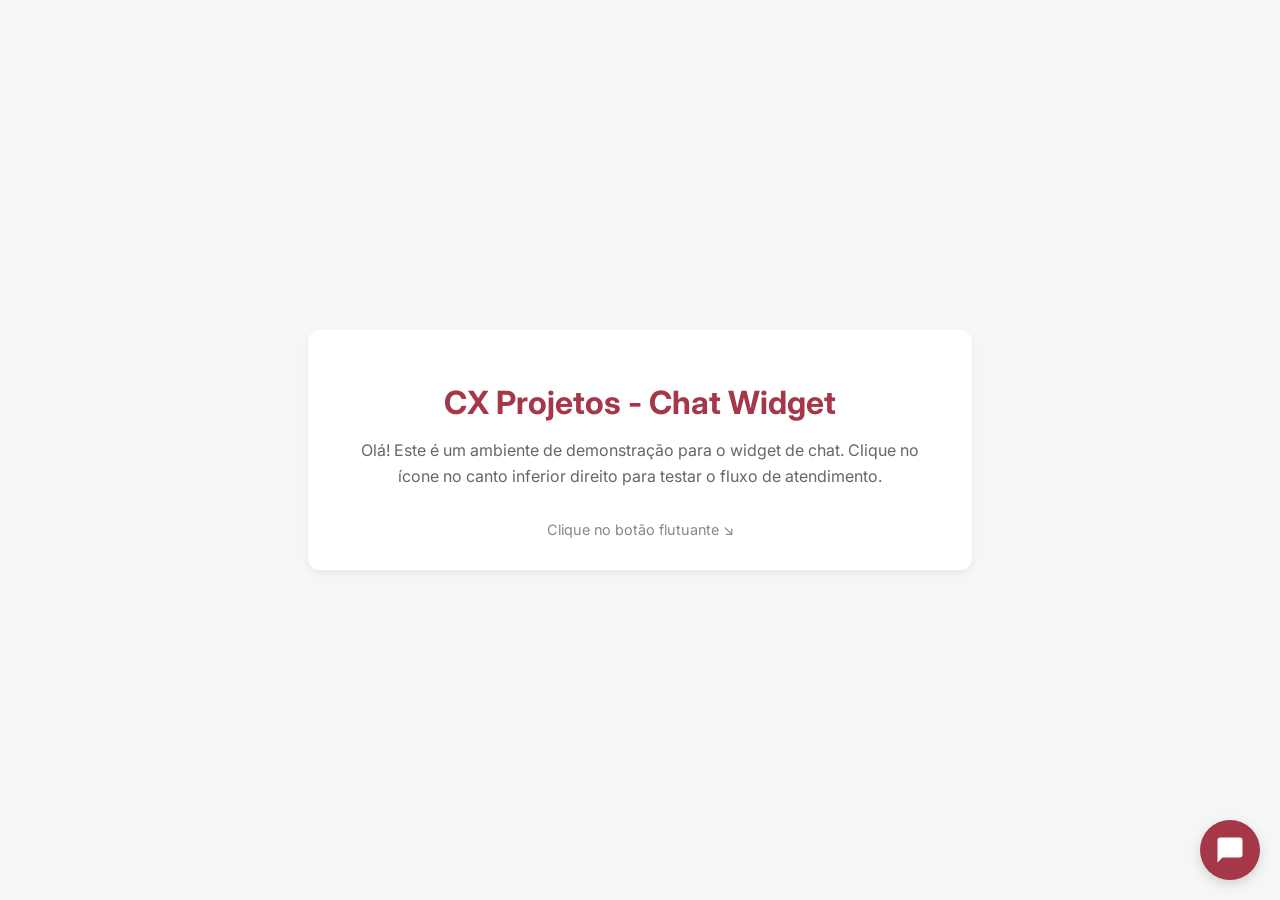
<file: chat-widget/demo.html>
<!DOCTYPE html>
<html lang="pt-br">

<head>
    <meta charset="UTF-8">
    <meta name="viewport" content="width=device-width, initial-scale=1.0">
    <title>Demo Chat Widget - CX Projetos</title>
    <!-- Google Fonts -->
    <link href="https://fonts.googleapis.com/css2?family=Inter:wght@400;500;600&display=swap" rel="stylesheet">
    <!-- Chat Widget CSS -->
    <link rel="stylesheet" href="chat-widget.css">
    <style>
        body {
            font-family: 'Inter', sans-serif;
            background-color: #f4f7f6;
            margin: 0;
            padding: 0;
            display: flex;
            justify-content: center;
            align-items: center;
            height: 100vh;
            color: #333;
        }

        .container {
            text-align: center;
            max-width: 600px;
            padding: 2rem;
            background: white;
            border-radius: 12px;
            box-shadow: 0 4px 6px rgba(0, 0, 0, 0.05);
        }

        h1 {
            color: #A53749;
            margin-bottom: 1rem;
        }

        p {
            line-height: 1.6;
            color: #666;
        }

        .hint {
            margin-top: 2rem;
            font-size: 0.9rem;
            color: #888;
        }
    </style>
</head>

<body>

    <div class="container">
        <h1>CX Projetos - Chat Widget</h1>
        <p>Olá! Este é um ambiente de demonstração para o widget de chat. Clique no ícone no canto inferior direito para
            testar o fluxo de atendimento.</p>
        <div class="hint">Clique no botão flutuante ↘️</div>
    </div>

    <!-- Chat Widget HTML -->
    <div id="cx-chat-widget">
        <!-- Floating Button -->
        <div id="cx-chat-trigger" title="Fale conosco">
            <svg viewBox="0 0 24 24" xmlns="http://www.w3.org/2000/svg">
                <path d="M20 2H4c-1.1 0-2 .9-2 2v18l4-4h14c1.1 0 2-.9 2-2V4c0-1.1-.9-2-2-2z" />
            </svg>
        </div>

        <!-- Chat Window -->
        <div id="cx-chat-window">
            <div class="cx-chat-header">
                <div class="cx-chat-header-info">
                    <div class="cx-chat-header-title">Atendimento CX Projetos</div>
                </div>
                <button id="cx-chat-close" class="cx-chat-close" aria-label="Fechar chat">
                    <svg width="24" height="24" viewBox="0 0 24 24" fill="none" stroke="currentColor" stroke-width="2"
                        stroke-linecap="round" stroke-linejoin="round">
                        <line x1="18" y1="6" x2="6" y2="18"></line>
                        <line x1="6" y1="6" x2="18" y2="18"></line>
                    </svg>
                </button>
            </div>

            <div id="cx-chat-messages" class="cx-chat-messages">
                <!-- Messages will be injected here by JS -->
            </div>
        </div>
    </div>

    <!-- Chat Widget JS -->
    <script src="chat-widget.js"></script>
</body>

</html>
</file>
<file: assets/css/plugins.css>
@charset "UTF-8";
/*!
 * animate.css - https://animate.style/
 * Version - 4.1.1
 * Licensed under the MIT license - http://opensource.org/licenses/MIT
 *
 * Copyright (c) 2020 Animate.css
 */
:root {
  --animate-duration: 1s;
  --animate-delay: 1s;
  --animate-repeat: 1
}
.animate__animated {
  -webkit-animation-duration: 1s;
  animation-duration: 1s;
  -webkit-animation-duration: var(--animate-duration);
  animation-duration: var(--animate-duration);
  -webkit-animation-fill-mode: both;
  animation-fill-mode: both
}
.animate__animated.animate__infinite {
  -webkit-animation-iteration-count: infinite;
  animation-iteration-count: infinite
}
.animate__animated.animate__repeat-1 {
  -webkit-animation-iteration-count: 1;
  animation-iteration-count: 1;
  -webkit-animation-iteration-count: var(--animate-repeat);
  animation-iteration-count: var(--animate-repeat)
}
.animate__animated.animate__repeat-2 {
  -webkit-animation-iteration-count: 2;
  animation-iteration-count: 2;
  -webkit-animation-iteration-count: calc(var(--animate-repeat)*2);
  animation-iteration-count: calc(var(--animate-repeat)*2)
}
.animate__animated.animate__repeat-3 {
  -webkit-animation-iteration-count: 3;
  animation-iteration-count: 3;
  -webkit-animation-iteration-count: calc(var(--animate-repeat)*3);
  animation-iteration-count: calc(var(--animate-repeat)*3)
}
.animate__animated.animate__delay-1s {
  -webkit-animation-delay: 1s;
  animation-delay: 1s;
  -webkit-animation-delay: var(--animate-delay);
  animation-delay: var(--animate-delay)
}
.animate__animated.animate__delay-2s {
  -webkit-animation-delay: 2s;
  animation-delay: 2s;
  -webkit-animation-delay: calc(var(--animate-delay)*2);
  animation-delay: calc(var(--animate-delay)*2)
}
.animate__animated.animate__delay-3s {
  -webkit-animation-delay: 3s;
  animation-delay: 3s;
  -webkit-animation-delay: calc(var(--animate-delay)*3);
  animation-delay: calc(var(--animate-delay)*3)
}
.animate__animated.animate__delay-4s {
  -webkit-animation-delay: 4s;
  animation-delay: 4s;
  -webkit-animation-delay: calc(var(--animate-delay)*4);
  animation-delay: calc(var(--animate-delay)*4)
}
.animate__animated.animate__delay-5s {
  -webkit-animation-delay: 5s;
  animation-delay: 5s;
  -webkit-animation-delay: calc(var(--animate-delay)*5);
  animation-delay: calc(var(--animate-delay)*5)
}
.animate__animated.animate__faster {
  -webkit-animation-duration: .5s;
  animation-duration: .5s;
  -webkit-animation-duration: calc(var(--animate-duration)/2);
  animation-duration: calc(var(--animate-duration)/2)
}
.animate__animated.animate__fast {
  -webkit-animation-duration: .8s;
  animation-duration: .8s;
  -webkit-animation-duration: calc(var(--animate-duration)*0.8);
  animation-duration: calc(var(--animate-duration)*0.8)
}
.animate__animated.animate__slow {
  -webkit-animation-duration: 2s;
  animation-duration: 2s;
  -webkit-animation-duration: calc(var(--animate-duration)*2);
  animation-duration: calc(var(--animate-duration)*2)
}
.animate__animated.animate__slower {
  -webkit-animation-duration: 3s;
  animation-duration: 3s;
  -webkit-animation-duration: calc(var(--animate-duration)*3);
  animation-duration: calc(var(--animate-duration)*3)
}
@media (prefers-reduced-motion:reduce),
print {
  .animate__animated {
    -webkit-animation-duration: 1ms !important;
    animation-duration: 1ms !important;
    -webkit-transition-duration: 1ms !important;
    transition-duration: 1ms !important;
    -webkit-animation-iteration-count: 1 !important;
    animation-iteration-count: 1 !important
  }
  .animate__animated[class*=Out] {
    opacity: 0
  }
}
@-webkit-keyframes bounce {
  0%,
  20%,
  53%,
  to {
    -webkit-animation-timing-function: cubic-bezier(.215, .61, .355, 1);
    animation-timing-function: cubic-bezier(.215, .61, .355, 1);
    -webkit-transform: translateZ(0);
    transform: translateZ(0)
  }
  40%,
  43% {
    -webkit-animation-timing-function: cubic-bezier(.755, .05, .855, .06);
    animation-timing-function: cubic-bezier(.755, .05, .855, .06);
    -webkit-transform: translate3d(0, -30px, 0) scaleY(1.1);
    transform: translate3d(0, -30px, 0) scaleY(1.1)
  }
  70% {
    -webkit-animation-timing-function: cubic-bezier(.755, .05, .855, .06);
    animation-timing-function: cubic-bezier(.755, .05, .855, .06);
    -webkit-transform: translate3d(0, -15px, 0) scaleY(1.05);
    transform: translate3d(0, -15px, 0) scaleY(1.05)
  }
  80% {
    -webkit-transition-timing-function: cubic-bezier(.215, .61, .355, 1);
    transition-timing-function: cubic-bezier(.215, .61, .355, 1);
    -webkit-transform: translateZ(0) scaleY(.95);
    transform: translateZ(0) scaleY(.95)
  }
  90% {
    -webkit-transform: translate3d(0, -4px, 0) scaleY(1.02);
    transform: translate3d(0, -4px, 0) scaleY(1.02)
  }
}
@keyframes bounce {
  0%,
  20%,
  53%,
  to {
    -webkit-animation-timing-function: cubic-bezier(.215, .61, .355, 1);
    animation-timing-function: cubic-bezier(.215, .61, .355, 1);
    -webkit-transform: translateZ(0);
    transform: translateZ(0)
  }
  40%,
  43% {
    -webkit-animation-timing-function: cubic-bezier(.755, .05, .855, .06);
    animation-timing-function: cubic-bezier(.755, .05, .855, .06);
    -webkit-transform: translate3d(0, -30px, 0) scaleY(1.1);
    transform: translate3d(0, -30px, 0) scaleY(1.1)
  }
  70% {
    -webkit-animation-timing-function: cubic-bezier(.755, .05, .855, .06);
    animation-timing-function: cubic-bezier(.755, .05, .855, .06);
    -webkit-transform: translate3d(0, -15px, 0) scaleY(1.05);
    transform: translate3d(0, -15px, 0) scaleY(1.05)
  }
  80% {
    -webkit-transition-timing-function: cubic-bezier(.215, .61, .355, 1);
    transition-timing-function: cubic-bezier(.215, .61, .355, 1);
    -webkit-transform: translateZ(0) scaleY(.95);
    transform: translateZ(0) scaleY(.95)
  }
  90% {
    -webkit-transform: translate3d(0, -4px, 0) scaleY(1.02);
    transform: translate3d(0, -4px, 0) scaleY(1.02)
  }
}
.animate__bounce {
  -webkit-animation-name: bounce;
  animation-name: bounce;
  -webkit-transform-origin: center bottom;
  transform-origin: center bottom
}
@-webkit-keyframes flash {
  0%,
  50%,
  to {
    opacity: 1
  }
  25%,
  75% {
    opacity: 0
  }
}
@keyframes flash {
  0%,
  50%,
  to {
    opacity: 1
  }
  25%,
  75% {
    opacity: 0
  }
}
.animate__flash {
  -webkit-animation-name: flash;
  animation-name: flash
}
@-webkit-keyframes pulse {
  0% {
    -webkit-transform: scaleX(1);
    transform: scaleX(1)
  }
  50% {
    -webkit-transform: scale3d(1.05, 1.05, 1.05);
    transform: scale3d(1.05, 1.05, 1.05)
  }
  to {
    -webkit-transform: scaleX(1);
    transform: scaleX(1)
  }
}
@keyframes pulse {
  0% {
    -webkit-transform: scaleX(1);
    transform: scaleX(1)
  }
  50% {
    -webkit-transform: scale3d(1.05, 1.05, 1.05);
    transform: scale3d(1.05, 1.05, 1.05)
  }
  to {
    -webkit-transform: scaleX(1);
    transform: scaleX(1)
  }
}
.animate__pulse {
  -webkit-animation-name: pulse;
  animation-name: pulse;
  -webkit-animation-timing-function: ease-in-out;
  animation-timing-function: ease-in-out
}
@-webkit-keyframes rubberBand {
  0% {
    -webkit-transform: scaleX(1);
    transform: scaleX(1)
  }
  30% {
    -webkit-transform: scale3d(1.25, .75, 1);
    transform: scale3d(1.25, .75, 1)
  }
  40% {
    -webkit-transform: scale3d(.75, 1.25, 1);
    transform: scale3d(.75, 1.25, 1)
  }
  50% {
    -webkit-transform: scale3d(1.15, .85, 1);
    transform: scale3d(1.15, .85, 1)
  }
  65% {
    -webkit-transform: scale3d(.95, 1.05, 1);
    transform: scale3d(.95, 1.05, 1)
  }
  75% {
    -webkit-transform: scale3d(1.05, .95, 1);
    transform: scale3d(1.05, .95, 1)
  }
  to {
    -webkit-transform: scaleX(1);
    transform: scaleX(1)
  }
}
@keyframes rubberBand {
  0% {
    -webkit-transform: scaleX(1);
    transform: scaleX(1)
  }
  30% {
    -webkit-transform: scale3d(1.25, .75, 1);
    transform: scale3d(1.25, .75, 1)
  }
  40% {
    -webkit-transform: scale3d(.75, 1.25, 1);
    transform: scale3d(.75, 1.25, 1)
  }
  50% {
    -webkit-transform: scale3d(1.15, .85, 1);
    transform: scale3d(1.15, .85, 1)
  }
  65% {
    -webkit-transform: scale3d(.95, 1.05, 1);
    transform: scale3d(.95, 1.05, 1)
  }
  75% {
    -webkit-transform: scale3d(1.05, .95, 1);
    transform: scale3d(1.05, .95, 1)
  }
  to {
    -webkit-transform: scaleX(1);
    transform: scaleX(1)
  }
}
.animate__rubberBand {
  -webkit-animation-name: rubberBand;
  animation-name: rubberBand
}
@-webkit-keyframes shakeX {
  0%,
  to {
    -webkit-transform: translateZ(0);
    transform: translateZ(0)
  }
  10%,
  30%,
  50%,
  70%,
  90% {
    -webkit-transform: translate3d(-10px, 0, 0);
    transform: translate3d(-10px, 0, 0)
  }
  20%,
  40%,
  60%,
  80% {
    -webkit-transform: translate3d(10px, 0, 0);
    transform: translate3d(10px, 0, 0)
  }
}
@keyframes shakeX {
  0%,
  to {
    -webkit-transform: translateZ(0);
    transform: translateZ(0)
  }
  10%,
  30%,
  50%,
  70%,
  90% {
    -webkit-transform: translate3d(-10px, 0, 0);
    transform: translate3d(-10px, 0, 0)
  }
  20%,
  40%,
  60%,
  80% {
    -webkit-transform: translate3d(10px, 0, 0);
    transform: translate3d(10px, 0, 0)
  }
}
.animate__shakeX {
  -webkit-animation-name: shakeX;
  animation-name: shakeX
}
@-webkit-keyframes shakeY {
  0%,
  to {
    -webkit-transform: translateZ(0);
    transform: translateZ(0)
  }
  10%,
  30%,
  50%,
  70%,
  90% {
    -webkit-transform: translate3d(0, -10px, 0);
    transform: translate3d(0, -10px, 0)
  }
  20%,
  40%,
  60%,
  80% {
    -webkit-transform: translate3d(0, 10px, 0);
    transform: translate3d(0, 10px, 0)
  }
}
@keyframes shakeY {
  0%,
  to {
    -webkit-transform: translateZ(0);
    transform: translateZ(0)
  }
  10%,
  30%,
  50%,
  70%,
  90% {
    -webkit-transform: translate3d(0, -10px, 0);
    transform: translate3d(0, -10px, 0)
  }
  20%,
  40%,
  60%,
  80% {
    -webkit-transform: translate3d(0, 10px, 0);
    transform: translate3d(0, 10px, 0)
  }
}
.animate__shakeY {
  -webkit-animation-name: shakeY;
  animation-name: shakeY
}
@-webkit-keyframes headShake {
  0% {
    -webkit-transform: translateX(0);
    transform: translateX(0)
  }
  6.5% {
    -webkit-transform: translateX(-6px) rotateY(-9deg);
    transform: translateX(-6px) rotateY(-9deg)
  }
  18.5% {
    -webkit-transform: translateX(5px) rotateY(7deg);
    transform: translateX(5px) rotateY(7deg)
  }
  31.5% {
    -webkit-transform: translateX(-3px) rotateY(-5deg);
    transform: translateX(-3px) rotateY(-5deg)
  }
  43.5% {
    -webkit-transform: translateX(2px) rotateY(3deg);
    transform: translateX(2px) rotateY(3deg)
  }
  50% {
    -webkit-transform: translateX(0);
    transform: translateX(0)
  }
}
@keyframes headShake {
  0% {
    -webkit-transform: translateX(0);
    transform: translateX(0)
  }
  6.5% {
    -webkit-transform: translateX(-6px) rotateY(-9deg);
    transform: translateX(-6px) rotateY(-9deg)
  }
  18.5% {
    -webkit-transform: translateX(5px) rotateY(7deg);
    transform: translateX(5px) rotateY(7deg)
  }
  31.5% {
    -webkit-transform: translateX(-3px) rotateY(-5deg);
    transform: translateX(-3px) rotateY(-5deg)
  }
  43.5% {
    -webkit-transform: translateX(2px) rotateY(3deg);
    transform: translateX(2px) rotateY(3deg)
  }
  50% {
    -webkit-transform: translateX(0);
    transform: translateX(0)
  }
}
.animate__headShake {
  -webkit-animation-timing-function: ease-in-out;
  animation-timing-function: ease-in-out;
  -webkit-animation-name: headShake;
  animation-name: headShake
}
@-webkit-keyframes swing {
  20% {
    -webkit-transform: rotate(15deg);
    transform: rotate(15deg)
  }
  40% {
    -webkit-transform: rotate(-10deg);
    transform: rotate(-10deg)
  }
  60% {
    -webkit-transform: rotate(5deg);
    transform: rotate(5deg)
  }
  80% {
    -webkit-transform: rotate(-5deg);
    transform: rotate(-5deg)
  }
  to {
    -webkit-transform: rotate(0deg);
    transform: rotate(0deg)
  }
}
@keyframes swing {
  20% {
    -webkit-transform: rotate(15deg);
    transform: rotate(15deg)
  }
  40% {
    -webkit-transform: rotate(-10deg);
    transform: rotate(-10deg)
  }
  60% {
    -webkit-transform: rotate(5deg);
    transform: rotate(5deg)
  }
  80% {
    -webkit-transform: rotate(-5deg);
    transform: rotate(-5deg)
  }
  to {
    -webkit-transform: rotate(0deg);
    transform: rotate(0deg)
  }
}
.animate__swing {
  -webkit-transform-origin: top center;
  transform-origin: top center;
  -webkit-animation-name: swing;
  animation-name: swing
}
@-webkit-keyframes tada {
  0% {
    -webkit-transform: scaleX(1);
    transform: scaleX(1)
  }
  10%,
  20% {
    -webkit-transform: scale3d(.9, .9, .9) rotate(-3deg);
    transform: scale3d(.9, .9, .9) rotate(-3deg)
  }
  30%,
  50%,
  70%,
  90% {
    -webkit-transform: scale3d(1.1, 1.1, 1.1) rotate(3deg);
    transform: scale3d(1.1, 1.1, 1.1) rotate(3deg)
  }
  40%,
  60%,
  80% {
    -webkit-transform: scale3d(1.1, 1.1, 1.1) rotate(-3deg);
    transform: scale3d(1.1, 1.1, 1.1) rotate(-3deg)
  }
  to {
    -webkit-transform: scaleX(1);
    transform: scaleX(1)
  }
}
@keyframes tada {
  0% {
    -webkit-transform: scaleX(1);
    transform: scaleX(1)
  }
  10%,
  20% {
    -webkit-transform: scale3d(.9, .9, .9) rotate(-3deg);
    transform: scale3d(.9, .9, .9) rotate(-3deg)
  }
  30%,
  50%,
  70%,
  90% {
    -webkit-transform: scale3d(1.1, 1.1, 1.1) rotate(3deg);
    transform: scale3d(1.1, 1.1, 1.1) rotate(3deg)
  }
  40%,
  60%,
  80% {
    -webkit-transform: scale3d(1.1, 1.1, 1.1) rotate(-3deg);
    transform: scale3d(1.1, 1.1, 1.1) rotate(-3deg)
  }
  to {
    -webkit-transform: scaleX(1);
    transform: scaleX(1)
  }
}
.animate__tada {
  -webkit-animation-name: tada;
  animation-name: tada
}
@-webkit-keyframes wobble {
  0% {
    -webkit-transform: translateZ(0);
    transform: translateZ(0)
  }
  15% {
    -webkit-transform: translate3d(-25%, 0, 0) rotate(-5deg);
    transform: translate3d(-25%, 0, 0) rotate(-5deg)
  }
  30% {
    -webkit-transform: translate3d(20%, 0, 0) rotate(3deg);
    transform: translate3d(20%, 0, 0) rotate(3deg)
  }
  45% {
    -webkit-transform: translate3d(-15%, 0, 0) rotate(-3deg);
    transform: translate3d(-15%, 0, 0) rotate(-3deg)
  }
  60% {
    -webkit-transform: translate3d(10%, 0, 0) rotate(2deg);
    transform: translate3d(10%, 0, 0) rotate(2deg)
  }
  75% {
    -webkit-transform: translate3d(-5%, 0, 0) rotate(-1deg);
    transform: translate3d(-5%, 0, 0) rotate(-1deg)
  }
  to {
    -webkit-transform: translateZ(0);
    transform: translateZ(0)
  }
}
@keyframes wobble {
  0% {
    -webkit-transform: translateZ(0);
    transform: translateZ(0)
  }
  15% {
    -webkit-transform: translate3d(-25%, 0, 0) rotate(-5deg);
    transform: translate3d(-25%, 0, 0) rotate(-5deg)
  }
  30% {
    -webkit-transform: translate3d(20%, 0, 0) rotate(3deg);
    transform: translate3d(20%, 0, 0) rotate(3deg)
  }
  45% {
    -webkit-transform: translate3d(-15%, 0, 0) rotate(-3deg);
    transform: translate3d(-15%, 0, 0) rotate(-3deg)
  }
  60% {
    -webkit-transform: translate3d(10%, 0, 0) rotate(2deg);
    transform: translate3d(10%, 0, 0) rotate(2deg)
  }
  75% {
    -webkit-transform: translate3d(-5%, 0, 0) rotate(-1deg);
    transform: translate3d(-5%, 0, 0) rotate(-1deg)
  }
  to {
    -webkit-transform: translateZ(0);
    transform: translateZ(0)
  }
}
.animate__wobble {
  -webkit-animation-name: wobble;
  animation-name: wobble
}
@-webkit-keyframes jello {
  0%,
  11.1%,
  to {
    -webkit-transform: translateZ(0);
    transform: translateZ(0)
  }
  22.2% {
    -webkit-transform: skewX(-12.5deg) skewY(-12.5deg);
    transform: skewX(-12.5deg) skewY(-12.5deg)
  }
  33.3% {
    -webkit-transform: skewX(6.25deg) skewY(6.25deg);
    transform: skewX(6.25deg) skewY(6.25deg)
  }
  44.4% {
    -webkit-transform: skewX(-3.125deg) skewY(-3.125deg);
    transform: skewX(-3.125deg) skewY(-3.125deg)
  }
  55.5% {
    -webkit-transform: skewX(1.5625deg) skewY(1.5625deg);
    transform: skewX(1.5625deg) skewY(1.5625deg)
  }
  66.6% {
    -webkit-transform: skewX(-.78125deg) skewY(-.78125deg);
    transform: skewX(-.78125deg) skewY(-.78125deg)
  }
  77.7% {
    -webkit-transform: skewX(.390625deg) skewY(.390625deg);
    transform: skewX(.390625deg) skewY(.390625deg)
  }
  88.8% {
    -webkit-transform: skewX(-.1953125deg) skewY(-.1953125deg);
    transform: skewX(-.1953125deg) skewY(-.1953125deg)
  }
}
@keyframes jello {
  0%,
  11.1%,
  to {
    -webkit-transform: translateZ(0);
    transform: translateZ(0)
  }
  22.2% {
    -webkit-transform: skewX(-12.5deg) skewY(-12.5deg);
    transform: skewX(-12.5deg) skewY(-12.5deg)
  }
  33.3% {
    -webkit-transform: skewX(6.25deg) skewY(6.25deg);
    transform: skewX(6.25deg) skewY(6.25deg)
  }
  44.4% {
    -webkit-transform: skewX(-3.125deg) skewY(-3.125deg);
    transform: skewX(-3.125deg) skewY(-3.125deg)
  }
  55.5% {
    -webkit-transform: skewX(1.5625deg) skewY(1.5625deg);
    transform: skewX(1.5625deg) skewY(1.5625deg)
  }
  66.6% {
    -webkit-transform: skewX(-.78125deg) skewY(-.78125deg);
    transform: skewX(-.78125deg) skewY(-.78125deg)
  }
  77.7% {
    -webkit-transform: skewX(.390625deg) skewY(.390625deg);
    transform: skewX(.390625deg) skewY(.390625deg)
  }
  88.8% {
    -webkit-transform: skewX(-.1953125deg) skewY(-.1953125deg);
    transform: skewX(-.1953125deg) skewY(-.1953125deg)
  }
}
.animate__jello {
  -webkit-animation-name: jello;
  animation-name: jello;
  -webkit-transform-origin: center;
  transform-origin: center
}
@-webkit-keyframes heartBeat {
  0% {
    -webkit-transform: scale(1);
    transform: scale(1)
  }
  14% {
    -webkit-transform: scale(1.3);
    transform: scale(1.3)
  }
  28% {
    -webkit-transform: scale(1);
    transform: scale(1)
  }
  42% {
    -webkit-transform: scale(1.3);
    transform: scale(1.3)
  }
  70% {
    -webkit-transform: scale(1);
    transform: scale(1)
  }
}
@keyframes heartBeat {
  0% {
    -webkit-transform: scale(1);
    transform: scale(1)
  }
  14% {
    -webkit-transform: scale(1.3);
    transform: scale(1.3)
  }
  28% {
    -webkit-transform: scale(1);
    transform: scale(1)
  }
  42% {
    -webkit-transform: scale(1.3);
    transform: scale(1.3)
  }
  70% {
    -webkit-transform: scale(1);
    transform: scale(1)
  }
}
.animate__heartBeat {
  -webkit-animation-name: heartBeat;
  animation-name: heartBeat;
  -webkit-animation-duration: 1.3s;
  animation-duration: 1.3s;
  -webkit-animation-duration: calc(var(--animate-duration)*1.3);
  animation-duration: calc(var(--animate-duration)*1.3);
  -webkit-animation-timing-function: ease-in-out;
  animation-timing-function: ease-in-out
}
@-webkit-keyframes backInDown {
  0% {
    -webkit-transform: translateY(-1200px) scale(.7);
    transform: translateY(-1200px) scale(.7);
    opacity: .7
  }
  80% {
    -webkit-transform: translateY(0) scale(.7);
    transform: translateY(0) scale(.7);
    opacity: .7
  }
  to {
    -webkit-transform: scale(1);
    transform: scale(1);
    opacity: 1
  }
}
@keyframes backInDown {
  0% {
    -webkit-transform: translateY(-1200px) scale(.7);
    transform: translateY(-1200px) scale(.7);
    opacity: .7
  }
  80% {
    -webkit-transform: translateY(0) scale(.7);
    transform: translateY(0) scale(.7);
    opacity: .7
  }
  to {
    -webkit-transform: scale(1);
    transform: scale(1);
    opacity: 1
  }
}
.animate__backInDown {
  -webkit-animation-name: backInDown;
  animation-name: backInDown
}
@-webkit-keyframes backInLeft {
  0% {
    -webkit-transform: translateX(-2000px) scale(.7);
    transform: translateX(-2000px) scale(.7);
    opacity: .7
  }
  80% {
    -webkit-transform: translateX(0) scale(.7);
    transform: translateX(0) scale(.7);
    opacity: .7
  }
  to {
    -webkit-transform: scale(1);
    transform: scale(1);
    opacity: 1
  }
}
@keyframes backInLeft {
  0% {
    -webkit-transform: translateX(-2000px) scale(.7);
    transform: translateX(-2000px) scale(.7);
    opacity: .7
  }
  80% {
    -webkit-transform: translateX(0) scale(.7);
    transform: translateX(0) scale(.7);
    opacity: .7
  }
  to {
    -webkit-transform: scale(1);
    transform: scale(1);
    opacity: 1
  }
}
.animate__backInLeft {
  -webkit-animation-name: backInLeft;
  animation-name: backInLeft
}
@-webkit-keyframes backInRight {
  0% {
    -webkit-transform: translateX(2000px) scale(.7);
    transform: translateX(2000px) scale(.7);
    opacity: .7
  }
  80% {
    -webkit-transform: translateX(0) scale(.7);
    transform: translateX(0) scale(.7);
    opacity: .7
  }
  to {
    -webkit-transform: scale(1);
    transform: scale(1);
    opacity: 1
  }
}
@keyframes backInRight {
  0% {
    -webkit-transform: translateX(2000px) scale(.7);
    transform: translateX(2000px) scale(.7);
    opacity: .7
  }
  80% {
    -webkit-transform: translateX(0) scale(.7);
    transform: translateX(0) scale(.7);
    opacity: .7
  }
  to {
    -webkit-transform: scale(1);
    transform: scale(1);
    opacity: 1
  }
}
.animate__backInRight {
  -webkit-animation-name: backInRight;
  animation-name: backInRight
}
@-webkit-keyframes backInUp {
  0% {
    -webkit-transform: translateY(1200px) scale(.7);
    transform: translateY(1200px) scale(.7);
    opacity: .7
  }
  80% {
    -webkit-transform: translateY(0) scale(.7);
    transform: translateY(0) scale(.7);
    opacity: .7
  }
  to {
    -webkit-transform: scale(1);
    transform: scale(1);
    opacity: 1
  }
}
@keyframes backInUp {
  0% {
    -webkit-transform: translateY(1200px) scale(.7);
    transform: translateY(1200px) scale(.7);
    opacity: .7
  }
  80% {
    -webkit-transform: translateY(0) scale(.7);
    transform: translateY(0) scale(.7);
    opacity: .7
  }
  to {
    -webkit-transform: scale(1);
    transform: scale(1);
    opacity: 1
  }
}
.animate__backInUp {
  -webkit-animation-name: backInUp;
  animation-name: backInUp
}
@-webkit-keyframes backOutDown {
  0% {
    -webkit-transform: scale(1);
    transform: scale(1);
    opacity: 1
  }
  20% {
    -webkit-transform: translateY(0) scale(.7);
    transform: translateY(0) scale(.7);
    opacity: .7
  }
  to {
    -webkit-transform: translateY(700px) scale(.7);
    transform: translateY(700px) scale(.7);
    opacity: .7
  }
}
@keyframes backOutDown {
  0% {
    -webkit-transform: scale(1);
    transform: scale(1);
    opacity: 1
  }
  20% {
    -webkit-transform: translateY(0) scale(.7);
    transform: translateY(0) scale(.7);
    opacity: .7
  }
  to {
    -webkit-transform: translateY(700px) scale(.7);
    transform: translateY(700px) scale(.7);
    opacity: .7
  }
}
.animate__backOutDown {
  -webkit-animation-name: backOutDown;
  animation-name: backOutDown
}
@-webkit-keyframes backOutLeft {
  0% {
    -webkit-transform: scale(1);
    transform: scale(1);
    opacity: 1
  }
  20% {
    -webkit-transform: translateX(0) scale(.7);
    transform: translateX(0) scale(.7);
    opacity: .7
  }
  to {
    -webkit-transform: translateX(-2000px) scale(.7);
    transform: translateX(-2000px) scale(.7);
    opacity: .7
  }
}
@keyframes backOutLeft {
  0% {
    -webkit-transform: scale(1);
    transform: scale(1);
    opacity: 1
  }
  20% {
    -webkit-transform: translateX(0) scale(.7);
    transform: translateX(0) scale(.7);
    opacity: .7
  }
  to {
    -webkit-transform: translateX(-2000px) scale(.7);
    transform: translateX(-2000px) scale(.7);
    opacity: .7
  }
}
.animate__backOutLeft {
  -webkit-animation-name: backOutLeft;
  animation-name: backOutLeft
}
@-webkit-keyframes backOutRight {
  0% {
    -webkit-transform: scale(1);
    transform: scale(1);
    opacity: 1
  }
  20% {
    -webkit-transform: translateX(0) scale(.7);
    transform: translateX(0) scale(.7);
    opacity: .7
  }
  to {
    -webkit-transform: translateX(2000px) scale(.7);
    transform: translateX(2000px) scale(.7);
    opacity: .7
  }
}
@keyframes backOutRight {
  0% {
    -webkit-transform: scale(1);
    transform: scale(1);
    opacity: 1
  }
  20% {
    -webkit-transform: translateX(0) scale(.7);
    transform: translateX(0) scale(.7);
    opacity: .7
  }
  to {
    -webkit-transform: translateX(2000px) scale(.7);
    transform: translateX(2000px) scale(.7);
    opacity: .7
  }
}
.animate__backOutRight {
  -webkit-animation-name: backOutRight;
  animation-name: backOutRight
}
@-webkit-keyframes backOutUp {
  0% {
    -webkit-transform: scale(1);
    transform: scale(1);
    opacity: 1
  }
  20% {
    -webkit-transform: translateY(0) scale(.7);
    transform: translateY(0) scale(.7);
    opacity: .7
  }
  to {
    -webkit-transform: translateY(-700px) scale(.7);
    transform: translateY(-700px) scale(.7);
    opacity: .7
  }
}
@keyframes backOutUp {
  0% {
    -webkit-transform: scale(1);
    transform: scale(1);
    opacity: 1
  }
  20% {
    -webkit-transform: translateY(0) scale(.7);
    transform: translateY(0) scale(.7);
    opacity: .7
  }
  to {
    -webkit-transform: translateY(-700px) scale(.7);
    transform: translateY(-700px) scale(.7);
    opacity: .7
  }
}
.animate__backOutUp {
  -webkit-animation-name: backOutUp;
  animation-name: backOutUp
}
@-webkit-keyframes bounceIn {
  0%,
  20%,
  40%,
  60%,
  80%,
  to {
    -webkit-animation-timing-function: cubic-bezier(.215, .61, .355, 1);
    animation-timing-function: cubic-bezier(.215, .61, .355, 1)
  }
  0% {
    opacity: 0;
    -webkit-transform: scale3d(.3, .3, .3);
    transform: scale3d(.3, .3, .3)
  }
  20% {
    -webkit-transform: scale3d(1.1, 1.1, 1.1);
    transform: scale3d(1.1, 1.1, 1.1)
  }
  40% {
    -webkit-transform: scale3d(.9, .9, .9);
    transform: scale3d(.9, .9, .9)
  }
  60% {
    opacity: 1;
    -webkit-transform: scale3d(1.03, 1.03, 1.03);
    transform: scale3d(1.03, 1.03, 1.03)
  }
  80% {
    -webkit-transform: scale3d(.97, .97, .97);
    transform: scale3d(.97, .97, .97)
  }
  to {
    opacity: 1;
    -webkit-transform: scaleX(1);
    transform: scaleX(1)
  }
}
@keyframes bounceIn {
  0%,
  20%,
  40%,
  60%,
  80%,
  to {
    -webkit-animation-timing-function: cubic-bezier(.215, .61, .355, 1);
    animation-timing-function: cubic-bezier(.215, .61, .355, 1)
  }
  0% {
    opacity: 0;
    -webkit-transform: scale3d(.3, .3, .3);
    transform: scale3d(.3, .3, .3)
  }
  20% {
    -webkit-transform: scale3d(1.1, 1.1, 1.1);
    transform: scale3d(1.1, 1.1, 1.1)
  }
  40% {
    -webkit-transform: scale3d(.9, .9, .9);
    transform: scale3d(.9, .9, .9)
  }
  60% {
    opacity: 1;
    -webkit-transform: scale3d(1.03, 1.03, 1.03);
    transform: scale3d(1.03, 1.03, 1.03)
  }
  80% {
    -webkit-transform: scale3d(.97, .97, .97);
    transform: scale3d(.97, .97, .97)
  }
  to {
    opacity: 1;
    -webkit-transform: scaleX(1);
    transform: scaleX(1)
  }
}
.animate__bounceIn {
  -webkit-animation-duration: .75s;
  animation-duration: .75s;
  -webkit-animation-duration: calc(var(--animate-duration)*0.75);
  animation-duration: calc(var(--animate-duration)*0.75);
  -webkit-animation-name: bounceIn;
  animation-name: bounceIn
}
@-webkit-keyframes bounceInDown {
  0%,
  60%,
  75%,
  90%,
  to {
    -webkit-animation-timing-function: cubic-bezier(.215, .61, .355, 1);
    animation-timing-function: cubic-bezier(.215, .61, .355, 1)
  }
  0% {
    opacity: 0;
    -webkit-transform: translate3d(0, -3000px, 0) scaleY(3);
    transform: translate3d(0, -3000px, 0) scaleY(3)
  }
  60% {
    opacity: 1;
    -webkit-transform: translate3d(0, 25px, 0) scaleY(.9);
    transform: translate3d(0, 25px, 0) scaleY(.9)
  }
  75% {
    -webkit-transform: translate3d(0, -10px, 0) scaleY(.95);
    transform: translate3d(0, -10px, 0) scaleY(.95)
  }
  90% {
    -webkit-transform: translate3d(0, 5px, 0) scaleY(.985);
    transform: translate3d(0, 5px, 0) scaleY(.985)
  }
  to {
    -webkit-transform: translateZ(0);
    transform: translateZ(0)
  }
}
@keyframes bounceInDown {
  0%,
  60%,
  75%,
  90%,
  to {
    -webkit-animation-timing-function: cubic-bezier(.215, .61, .355, 1);
    animation-timing-function: cubic-bezier(.215, .61, .355, 1)
  }
  0% {
    opacity: 0;
    -webkit-transform: translate3d(0, -3000px, 0) scaleY(3);
    transform: translate3d(0, -3000px, 0) scaleY(3)
  }
  60% {
    opacity: 1;
    -webkit-transform: translate3d(0, 25px, 0) scaleY(.9);
    transform: translate3d(0, 25px, 0) scaleY(.9)
  }
  75% {
    -webkit-transform: translate3d(0, -10px, 0) scaleY(.95);
    transform: translate3d(0, -10px, 0) scaleY(.95)
  }
  90% {
    -webkit-transform: translate3d(0, 5px, 0) scaleY(.985);
    transform: translate3d(0, 5px, 0) scaleY(.985)
  }
  to {
    -webkit-transform: translateZ(0);
    transform: translateZ(0)
  }
}
.animate__bounceInDown {
  -webkit-animation-name: bounceInDown;
  animation-name: bounceInDown
}
@-webkit-keyframes bounceInLeft {
  0%,
  60%,
  75%,
  90%,
  to {
    -webkit-animation-timing-function: cubic-bezier(.215, .61, .355, 1);
    animation-timing-function: cubic-bezier(.215, .61, .355, 1)
  }
  0% {
    opacity: 0;
    -webkit-transform: translate3d(-3000px, 0, 0) scaleX(3);
    transform: translate3d(-3000px, 0, 0) scaleX(3)
  }
  60% {
    opacity: 1;
    -webkit-transform: translate3d(25px, 0, 0) scaleX(1);
    transform: translate3d(25px, 0, 0) scaleX(1)
  }
  75% {
    -webkit-transform: translate3d(-10px, 0, 0) scaleX(.98);
    transform: translate3d(-10px, 0, 0) scaleX(.98)
  }
  90% {
    -webkit-transform: translate3d(5px, 0, 0) scaleX(.995);
    transform: translate3d(5px, 0, 0) scaleX(.995)
  }
  to {
    -webkit-transform: translateZ(0);
    transform: translateZ(0)
  }
}
@keyframes bounceInLeft {
  0%,
  60%,
  75%,
  90%,
  to {
    -webkit-animation-timing-function: cubic-bezier(.215, .61, .355, 1);
    animation-timing-function: cubic-bezier(.215, .61, .355, 1)
  }
  0% {
    opacity: 0;
    -webkit-transform: translate3d(-3000px, 0, 0) scaleX(3);
    transform: translate3d(-3000px, 0, 0) scaleX(3)
  }
  60% {
    opacity: 1;
    -webkit-transform: translate3d(25px, 0, 0) scaleX(1);
    transform: translate3d(25px, 0, 0) scaleX(1)
  }
  75% {
    -webkit-transform: translate3d(-10px, 0, 0) scaleX(.98);
    transform: translate3d(-10px, 0, 0) scaleX(.98)
  }
  90% {
    -webkit-transform: translate3d(5px, 0, 0) scaleX(.995);
    transform: translate3d(5px, 0, 0) scaleX(.995)
  }
  to {
    -webkit-transform: translateZ(0);
    transform: translateZ(0)
  }
}
.animate__bounceInLeft {
  -webkit-animation-name: bounceInLeft;
  animation-name: bounceInLeft
}
@-webkit-keyframes bounceInRight {
  0%,
  60%,
  75%,
  90%,
  to {
    -webkit-animation-timing-function: cubic-bezier(.215, .61, .355, 1);
    animation-timing-function: cubic-bezier(.215, .61, .355, 1)
  }
  0% {
    opacity: 0;
    -webkit-transform: translate3d(3000px, 0, 0) scaleX(3);
    transform: translate3d(3000px, 0, 0) scaleX(3)
  }
  60% {
    opacity: 1;
    -webkit-transform: translate3d(-25px, 0, 0) scaleX(1);
    transform: translate3d(-25px, 0, 0) scaleX(1)
  }
  75% {
    -webkit-transform: translate3d(10px, 0, 0) scaleX(.98);
    transform: translate3d(10px, 0, 0) scaleX(.98)
  }
  90% {
    -webkit-transform: translate3d(-5px, 0, 0) scaleX(.995);
    transform: translate3d(-5px, 0, 0) scaleX(.995)
  }
  to {
    -webkit-transform: translateZ(0);
    transform: translateZ(0)
  }
}
@keyframes bounceInRight {
  0%,
  60%,
  75%,
  90%,
  to {
    -webkit-animation-timing-function: cubic-bezier(.215, .61, .355, 1);
    animation-timing-function: cubic-bezier(.215, .61, .355, 1)
  }
  0% {
    opacity: 0;
    -webkit-transform: translate3d(3000px, 0, 0) scaleX(3);
    transform: translate3d(3000px, 0, 0) scaleX(3)
  }
  60% {
    opacity: 1;
    -webkit-transform: translate3d(-25px, 0, 0) scaleX(1);
    transform: translate3d(-25px, 0, 0) scaleX(1)
  }
  75% {
    -webkit-transform: translate3d(10px, 0, 0) scaleX(.98);
    transform: translate3d(10px, 0, 0) scaleX(.98)
  }
  90% {
    -webkit-transform: translate3d(-5px, 0, 0) scaleX(.995);
    transform: translate3d(-5px, 0, 0) scaleX(.995)
  }
  to {
    -webkit-transform: translateZ(0);
    transform: translateZ(0)
  }
}
.animate__bounceInRight {
  -webkit-animation-name: bounceInRight;
  animation-name: bounceInRight
}
@-webkit-keyframes bounceInUp {
  0%,
  60%,
  75%,
  90%,
  to {
    -webkit-animation-timing-function: cubic-bezier(.215, .61, .355, 1);
    animation-timing-function: cubic-bezier(.215, .61, .355, 1)
  }
  0% {
    opacity: 0;
    -webkit-transform: translate3d(0, 3000px, 0) scaleY(5);
    transform: translate3d(0, 3000px, 0) scaleY(5)
  }
  60% {
    opacity: 1;
    -webkit-transform: translate3d(0, -20px, 0) scaleY(.9);
    transform: translate3d(0, -20px, 0) scaleY(.9)
  }
  75% {
    -webkit-transform: translate3d(0, 10px, 0) scaleY(.95);
    transform: translate3d(0, 10px, 0) scaleY(.95)
  }
  90% {
    -webkit-transform: translate3d(0, -5px, 0) scaleY(.985);
    transform: translate3d(0, -5px, 0) scaleY(.985)
  }
  to {
    -webkit-transform: translateZ(0);
    transform: translateZ(0)
  }
}
@keyframes bounceInUp {
  0%,
  60%,
  75%,
  90%,
  to {
    -webkit-animation-timing-function: cubic-bezier(.215, .61, .355, 1);
    animation-timing-function: cubic-bezier(.215, .61, .355, 1)
  }
  0% {
    opacity: 0;
    -webkit-transform: translate3d(0, 3000px, 0) scaleY(5);
    transform: translate3d(0, 3000px, 0) scaleY(5)
  }
  60% {
    opacity: 1;
    -webkit-transform: translate3d(0, -20px, 0) scaleY(.9);
    transform: translate3d(0, -20px, 0) scaleY(.9)
  }
  75% {
    -webkit-transform: translate3d(0, 10px, 0) scaleY(.95);
    transform: translate3d(0, 10px, 0) scaleY(.95)
  }
  90% {
    -webkit-transform: translate3d(0, -5px, 0) scaleY(.985);
    transform: translate3d(0, -5px, 0) scaleY(.985)
  }
  to {
    -webkit-transform: translateZ(0);
    transform: translateZ(0)
  }
}
.animate__bounceInUp {
  -webkit-animation-name: bounceInUp;
  animation-name: bounceInUp
}
@-webkit-keyframes bounceOut {
  20% {
    -webkit-transform: scale3d(.9, .9, .9);
    transform: scale3d(.9, .9, .9)
  }
  50%,
  55% {
    opacity: 1;
    -webkit-transform: scale3d(1.1, 1.1, 1.1);
    transform: scale3d(1.1, 1.1, 1.1)
  }
  to {
    opacity: 0;
    -webkit-transform: scale3d(.3, .3, .3);
    transform: scale3d(.3, .3, .3)
  }
}
@keyframes bounceOut {
  20% {
    -webkit-transform: scale3d(.9, .9, .9);
    transform: scale3d(.9, .9, .9)
  }
  50%,
  55% {
    opacity: 1;
    -webkit-transform: scale3d(1.1, 1.1, 1.1);
    transform: scale3d(1.1, 1.1, 1.1)
  }
  to {
    opacity: 0;
    -webkit-transform: scale3d(.3, .3, .3);
    transform: scale3d(.3, .3, .3)
  }
}
.animate__bounceOut {
  -webkit-animation-duration: .75s;
  animation-duration: .75s;
  -webkit-animation-duration: calc(var(--animate-duration)*0.75);
  animation-duration: calc(var(--animate-duration)*0.75);
  -webkit-animation-name: bounceOut;
  animation-name: bounceOut
}
@-webkit-keyframes bounceOutDown {
  20% {
    -webkit-transform: translate3d(0, 10px, 0) scaleY(.985);
    transform: translate3d(0, 10px, 0) scaleY(.985)
  }
  40%,
  45% {
    opacity: 1;
    -webkit-transform: translate3d(0, -20px, 0) scaleY(.9);
    transform: translate3d(0, -20px, 0) scaleY(.9)
  }
  to {
    opacity: 0;
    -webkit-transform: translate3d(0, 2000px, 0) scaleY(3);
    transform: translate3d(0, 2000px, 0) scaleY(3)
  }
}
@keyframes bounceOutDown {
  20% {
    -webkit-transform: translate3d(0, 10px, 0) scaleY(.985);
    transform: translate3d(0, 10px, 0) scaleY(.985)
  }
  40%,
  45% {
    opacity: 1;
    -webkit-transform: translate3d(0, -20px, 0) scaleY(.9);
    transform: translate3d(0, -20px, 0) scaleY(.9)
  }
  to {
    opacity: 0;
    -webkit-transform: translate3d(0, 2000px, 0) scaleY(3);
    transform: translate3d(0, 2000px, 0) scaleY(3)
  }
}
.animate__bounceOutDown {
  -webkit-animation-name: bounceOutDown;
  animation-name: bounceOutDown
}
@-webkit-keyframes bounceOutLeft {
  20% {
    opacity: 1;
    -webkit-transform: translate3d(20px, 0, 0) scaleX(.9);
    transform: translate3d(20px, 0, 0) scaleX(.9)
  }
  to {
    opacity: 0;
    -webkit-transform: translate3d(-2000px, 0, 0) scaleX(2);
    transform: translate3d(-2000px, 0, 0) scaleX(2)
  }
}
@keyframes bounceOutLeft {
  20% {
    opacity: 1;
    -webkit-transform: translate3d(20px, 0, 0) scaleX(.9);
    transform: translate3d(20px, 0, 0) scaleX(.9)
  }
  to {
    opacity: 0;
    -webkit-transform: translate3d(-2000px, 0, 0) scaleX(2);
    transform: translate3d(-2000px, 0, 0) scaleX(2)
  }
}
.animate__bounceOutLeft {
  -webkit-animation-name: bounceOutLeft;
  animation-name: bounceOutLeft
}
@-webkit-keyframes bounceOutRight {
  20% {
    opacity: 1;
    -webkit-transform: translate3d(-20px, 0, 0) scaleX(.9);
    transform: translate3d(-20px, 0, 0) scaleX(.9)
  }
  to {
    opacity: 0;
    -webkit-transform: translate3d(2000px, 0, 0) scaleX(2);
    transform: translate3d(2000px, 0, 0) scaleX(2)
  }
}
@keyframes bounceOutRight {
  20% {
    opacity: 1;
    -webkit-transform: translate3d(-20px, 0, 0) scaleX(.9);
    transform: translate3d(-20px, 0, 0) scaleX(.9)
  }
  to {
    opacity: 0;
    -webkit-transform: translate3d(2000px, 0, 0) scaleX(2);
    transform: translate3d(2000px, 0, 0) scaleX(2)
  }
}
.animate__bounceOutRight {
  -webkit-animation-name: bounceOutRight;
  animation-name: bounceOutRight
}
@-webkit-keyframes bounceOutUp {
  20% {
    -webkit-transform: translate3d(0, -10px, 0) scaleY(.985);
    transform: translate3d(0, -10px, 0) scaleY(.985)
  }
  40%,
  45% {
    opacity: 1;
    -webkit-transform: translate3d(0, 20px, 0) scaleY(.9);
    transform: translate3d(0, 20px, 0) scaleY(.9)
  }
  to {
    opacity: 0;
    -webkit-transform: translate3d(0, -2000px, 0) scaleY(3);
    transform: translate3d(0, -2000px, 0) scaleY(3)
  }
}
@keyframes bounceOutUp {
  20% {
    -webkit-transform: translate3d(0, -10px, 0) scaleY(.985);
    transform: translate3d(0, -10px, 0) scaleY(.985)
  }
  40%,
  45% {
    opacity: 1;
    -webkit-transform: translate3d(0, 20px, 0) scaleY(.9);
    transform: translate3d(0, 20px, 0) scaleY(.9)
  }
  to {
    opacity: 0;
    -webkit-transform: translate3d(0, -2000px, 0) scaleY(3);
    transform: translate3d(0, -2000px, 0) scaleY(3)
  }
}
.animate__bounceOutUp {
  -webkit-animation-name: bounceOutUp;
  animation-name: bounceOutUp
}
@-webkit-keyframes fadeIn {
  0% {
    opacity: 0
  }
  to {
    opacity: 1
  }
}
@keyframes fadeIn {
  0% {
    opacity: 0
  }
  to {
    opacity: 1
  }
}
.animate__fadeIn {
  -webkit-animation-name: fadeIn;
  animation-name: fadeIn
}
@-webkit-keyframes fadeInDown {
  0% {
    opacity: 0;
    -webkit-transform: translate3d(0, -100%, 0);
    transform: translate3d(0, -100%, 0)
  }
  to {
    opacity: 1;
    -webkit-transform: translateZ(0);
    transform: translateZ(0)
  }
}
@keyframes fadeInDown {
  0% {
    opacity: 0;
    -webkit-transform: translate3d(0, -100%, 0);
    transform: translate3d(0, -100%, 0)
  }
  to {
    opacity: 1;
    -webkit-transform: translateZ(0);
    transform: translateZ(0)
  }
}
.animate__fadeInDown {
  -webkit-animation-name: fadeInDown;
  animation-name: fadeInDown
}
@-webkit-keyframes fadeInDownBig {
  0% {
    opacity: 0;
    -webkit-transform: translate3d(0, -2000px, 0);
    transform: translate3d(0, -2000px, 0)
  }
  to {
    opacity: 1;
    -webkit-transform: translateZ(0);
    transform: translateZ(0)
  }
}
@keyframes fadeInDownBig {
  0% {
    opacity: 0;
    -webkit-transform: translate3d(0, -2000px, 0);
    transform: translate3d(0, -2000px, 0)
  }
  to {
    opacity: 1;
    -webkit-transform: translateZ(0);
    transform: translateZ(0)
  }
}
.animate__fadeInDownBig {
  -webkit-animation-name: fadeInDownBig;
  animation-name: fadeInDownBig
}
@-webkit-keyframes fadeInLeft {
  0% {
    opacity: 0;
    -webkit-transform: translate3d(-100%, 0, 0);
    transform: translate3d(-100%, 0, 0)
  }
  to {
    opacity: 1;
    -webkit-transform: translateZ(0);
    transform: translateZ(0)
  }
}
@keyframes fadeInLeft {
  0% {
    opacity: 0;
    -webkit-transform: translate3d(-100%, 0, 0);
    transform: translate3d(-100%, 0, 0)
  }
  to {
    opacity: 1;
    -webkit-transform: translateZ(0);
    transform: translateZ(0)
  }
}
.animate__fadeInLeft {
  -webkit-animation-name: fadeInLeft;
  animation-name: fadeInLeft
}
@-webkit-keyframes fadeInLeftBig {
  0% {
    opacity: 0;
    -webkit-transform: translate3d(-2000px, 0, 0);
    transform: translate3d(-2000px, 0, 0)
  }
  to {
    opacity: 1;
    -webkit-transform: translateZ(0);
    transform: translateZ(0)
  }
}
@keyframes fadeInLeftBig {
  0% {
    opacity: 0;
    -webkit-transform: translate3d(-2000px, 0, 0);
    transform: translate3d(-2000px, 0, 0)
  }
  to {
    opacity: 1;
    -webkit-transform: translateZ(0);
    transform: translateZ(0)
  }
}
.animate__fadeInLeftBig {
  -webkit-animation-name: fadeInLeftBig;
  animation-name: fadeInLeftBig
}
@-webkit-keyframes fadeInRight {
  0% {
    opacity: 0;
    -webkit-transform: translate3d(100%, 0, 0);
    transform: translate3d(100%, 0, 0)
  }
  to {
    opacity: 1;
    -webkit-transform: translateZ(0);
    transform: translateZ(0)
  }
}
@keyframes fadeInRight {
  0% {
    opacity: 0;
    -webkit-transform: translate3d(100%, 0, 0);
    transform: translate3d(100%, 0, 0)
  }
  to {
    opacity: 1;
    -webkit-transform: translateZ(0);
    transform: translateZ(0)
  }
}
.animate__fadeInRight {
  -webkit-animation-name: fadeInRight;
  animation-name: fadeInRight
}
@-webkit-keyframes fadeInRightBig {
  0% {
    opacity: 0;
    -webkit-transform: translate3d(2000px, 0, 0);
    transform: translate3d(2000px, 0, 0)
  }
  to {
    opacity: 1;
    -webkit-transform: translateZ(0);
    transform: translateZ(0)
  }
}
@keyframes fadeInRightBig {
  0% {
    opacity: 0;
    -webkit-transform: translate3d(2000px, 0, 0);
    transform: translate3d(2000px, 0, 0)
  }
  to {
    opacity: 1;
    -webkit-transform: translateZ(0);
    transform: translateZ(0)
  }
}
.animate__fadeInRightBig {
  -webkit-animation-name: fadeInRightBig;
  animation-name: fadeInRightBig
}
@-webkit-keyframes fadeInUp {
  0% {
    opacity: 0;
    -webkit-transform: translate3d(0, 100%, 0);
    transform: translate3d(0, 100%, 0)
  }
  to {
    opacity: 1;
    -webkit-transform: translateZ(0);
    transform: translateZ(0)
  }
}
@keyframes fadeInUp {
  0% {
    opacity: 0;
    -webkit-transform: translate3d(0, 100%, 0);
    transform: translate3d(0, 100%, 0)
  }
  to {
    opacity: 1;
    -webkit-transform: translateZ(0);
    transform: translateZ(0)
  }
}
.animate__fadeInUp {
  -webkit-animation-name: fadeInUp;
  animation-name: fadeInUp
}
@-webkit-keyframes fadeInUpBig {
  0% {
    opacity: 0;
    -webkit-transform: translate3d(0, 2000px, 0);
    transform: translate3d(0, 2000px, 0)
  }
  to {
    opacity: 1;
    -webkit-transform: translateZ(0);
    transform: translateZ(0)
  }
}
@keyframes fadeInUpBig {
  0% {
    opacity: 0;
    -webkit-transform: translate3d(0, 2000px, 0);
    transform: translate3d(0, 2000px, 0)
  }
  to {
    opacity: 1;
    -webkit-transform: translateZ(0);
    transform: translateZ(0)
  }
}
.animate__fadeInUpBig {
  -webkit-animation-name: fadeInUpBig;
  animation-name: fadeInUpBig
}
@-webkit-keyframes fadeInTopLeft {
  0% {
    opacity: 0;
    -webkit-transform: translate3d(-100%, -100%, 0);
    transform: translate3d(-100%, -100%, 0)
  }
  to {
    opacity: 1;
    -webkit-transform: translateZ(0);
    transform: translateZ(0)
  }
}
@keyframes fadeInTopLeft {
  0% {
    opacity: 0;
    -webkit-transform: translate3d(-100%, -100%, 0);
    transform: translate3d(-100%, -100%, 0)
  }
  to {
    opacity: 1;
    -webkit-transform: translateZ(0);
    transform: translateZ(0)
  }
}
.animate__fadeInTopLeft {
  -webkit-animation-name: fadeInTopLeft;
  animation-name: fadeInTopLeft
}
@-webkit-keyframes fadeInTopRight {
  0% {
    opacity: 0;
    -webkit-transform: translate3d(100%, -100%, 0);
    transform: translate3d(100%, -100%, 0)
  }
  to {
    opacity: 1;
    -webkit-transform: translateZ(0);
    transform: translateZ(0)
  }
}
@keyframes fadeInTopRight {
  0% {
    opacity: 0;
    -webkit-transform: translate3d(100%, -100%, 0);
    transform: translate3d(100%, -100%, 0)
  }
  to {
    opacity: 1;
    -webkit-transform: translateZ(0);
    transform: translateZ(0)
  }
}
.animate__fadeInTopRight {
  -webkit-animation-name: fadeInTopRight;
  animation-name: fadeInTopRight
}
@-webkit-keyframes fadeInBottomLeft {
  0% {
    opacity: 0;
    -webkit-transform: translate3d(-100%, 100%, 0);
    transform: translate3d(-100%, 100%, 0)
  }
  to {
    opacity: 1;
    -webkit-transform: translateZ(0);
    transform: translateZ(0)
  }
}
@keyframes fadeInBottomLeft {
  0% {
    opacity: 0;
    -webkit-transform: translate3d(-100%, 100%, 0);
    transform: translate3d(-100%, 100%, 0)
  }
  to {
    opacity: 1;
    -webkit-transform: translateZ(0);
    transform: translateZ(0)
  }
}
.animate__fadeInBottomLeft {
  -webkit-animation-name: fadeInBottomLeft;
  animation-name: fadeInBottomLeft
}
@-webkit-keyframes fadeInBottomRight {
  0% {
    opacity: 0;
    -webkit-transform: translate3d(100%, 100%, 0);
    transform: translate3d(100%, 100%, 0)
  }
  to {
    opacity: 1;
    -webkit-transform: translateZ(0);
    transform: translateZ(0)
  }
}
@keyframes fadeInBottomRight {
  0% {
    opacity: 0;
    -webkit-transform: translate3d(100%, 100%, 0);
    transform: translate3d(100%, 100%, 0)
  }
  to {
    opacity: 1;
    -webkit-transform: translateZ(0);
    transform: translateZ(0)
  }
}
.animate__fadeInBottomRight {
  -webkit-animation-name: fadeInBottomRight;
  animation-name: fadeInBottomRight
}
@-webkit-keyframes fadeOut {
  0% {
    opacity: 1
  }
  to {
    opacity: 0
  }
}
@keyframes fadeOut {
  0% {
    opacity: 1
  }
  to {
    opacity: 0
  }
}
.animate__fadeOut {
  -webkit-animation-name: fadeOut;
  animation-name: fadeOut
}
@-webkit-keyframes fadeOutDown {
  0% {
    opacity: 1
  }
  to {
    opacity: 0;
    -webkit-transform: translate3d(0, 100%, 0);
    transform: translate3d(0, 100%, 0)
  }
}
@keyframes fadeOutDown {
  0% {
    opacity: 1
  }
  to {
    opacity: 0;
    -webkit-transform: translate3d(0, 100%, 0);
    transform: translate3d(0, 100%, 0)
  }
}
.animate__fadeOutDown {
  -webkit-animation-name: fadeOutDown;
  animation-name: fadeOutDown
}
@-webkit-keyframes fadeOutDownBig {
  0% {
    opacity: 1
  }
  to {
    opacity: 0;
    -webkit-transform: translate3d(0, 2000px, 0);
    transform: translate3d(0, 2000px, 0)
  }
}
@keyframes fadeOutDownBig {
  0% {
    opacity: 1
  }
  to {
    opacity: 0;
    -webkit-transform: translate3d(0, 2000px, 0);
    transform: translate3d(0, 2000px, 0)
  }
}
.animate__fadeOutDownBig {
  -webkit-animation-name: fadeOutDownBig;
  animation-name: fadeOutDownBig
}
@-webkit-keyframes fadeOutLeft {
  0% {
    opacity: 1
  }
  to {
    opacity: 0;
    -webkit-transform: translate3d(-100%, 0, 0);
    transform: translate3d(-100%, 0, 0)
  }
}
@keyframes fadeOutLeft {
  0% {
    opacity: 1
  }
  to {
    opacity: 0;
    -webkit-transform: translate3d(-100%, 0, 0);
    transform: translate3d(-100%, 0, 0)
  }
}
.animate__fadeOutLeft {
  -webkit-animation-name: fadeOutLeft;
  animation-name: fadeOutLeft
}
@-webkit-keyframes fadeOutLeftBig {
  0% {
    opacity: 1
  }
  to {
    opacity: 0;
    -webkit-transform: translate3d(-2000px, 0, 0);
    transform: translate3d(-2000px, 0, 0)
  }
}
@keyframes fadeOutLeftBig {
  0% {
    opacity: 1
  }
  to {
    opacity: 0;
    -webkit-transform: translate3d(-2000px, 0, 0);
    transform: translate3d(-2000px, 0, 0)
  }
}
.animate__fadeOutLeftBig {
  -webkit-animation-name: fadeOutLeftBig;
  animation-name: fadeOutLeftBig
}
@-webkit-keyframes fadeOutRight {
  0% {
    opacity: 1
  }
  to {
    opacity: 0;
    -webkit-transform: translate3d(100%, 0, 0);
    transform: translate3d(100%, 0, 0)
  }
}
@keyframes fadeOutRight {
  0% {
    opacity: 1
  }
  to {
    opacity: 0;
    -webkit-transform: translate3d(100%, 0, 0);
    transform: translate3d(100%, 0, 0)
  }
}
.animate__fadeOutRight {
  -webkit-animation-name: fadeOutRight;
  animation-name: fadeOutRight
}
@-webkit-keyframes fadeOutRightBig {
  0% {
    opacity: 1
  }
  to {
    opacity: 0;
    -webkit-transform: translate3d(2000px, 0, 0);
    transform: translate3d(2000px, 0, 0)
  }
}
@keyframes fadeOutRightBig {
  0% {
    opacity: 1
  }
  to {
    opacity: 0;
    -webkit-transform: translate3d(2000px, 0, 0);
    transform: translate3d(2000px, 0, 0)
  }
}
.animate__fadeOutRightBig {
  -webkit-animation-name: fadeOutRightBig;
  animation-name: fadeOutRightBig
}
@-webkit-keyframes fadeOutUp {
  0% {
    opacity: 1
  }
  to {
    opacity: 0;
    -webkit-transform: translate3d(0, -100%, 0);
    transform: translate3d(0, -100%, 0)
  }
}
@keyframes fadeOutUp {
  0% {
    opacity: 1
  }
  to {
    opacity: 0;
    -webkit-transform: translate3d(0, -100%, 0);
    transform: translate3d(0, -100%, 0)
  }
}
.animate__fadeOutUp {
  -webkit-animation-name: fadeOutUp;
  animation-name: fadeOutUp
}
@-webkit-keyframes fadeOutUpBig {
  0% {
    opacity: 1
  }
  to {
    opacity: 0;
    -webkit-transform: translate3d(0, -2000px, 0);
    transform: translate3d(0, -2000px, 0)
  }
}
@keyframes fadeOutUpBig {
  0% {
    opacity: 1
  }
  to {
    opacity: 0;
    -webkit-transform: translate3d(0, -2000px, 0);
    transform: translate3d(0, -2000px, 0)
  }
}
.animate__fadeOutUpBig {
  -webkit-animation-name: fadeOutUpBig;
  animation-name: fadeOutUpBig
}
@-webkit-keyframes fadeOutTopLeft {
  0% {
    opacity: 1;
    -webkit-transform: translateZ(0);
    transform: translateZ(0)
  }
  to {
    opacity: 0;
    -webkit-transform: translate3d(-100%, -100%, 0);
    transform: translate3d(-100%, -100%, 0)
  }
}
@keyframes fadeOutTopLeft {
  0% {
    opacity: 1;
    -webkit-transform: translateZ(0);
    transform: translateZ(0)
  }
  to {
    opacity: 0;
    -webkit-transform: translate3d(-100%, -100%, 0);
    transform: translate3d(-100%, -100%, 0)
  }
}
.animate__fadeOutTopLeft {
  -webkit-animation-name: fadeOutTopLeft;
  animation-name: fadeOutTopLeft
}
@-webkit-keyframes fadeOutTopRight {
  0% {
    opacity: 1;
    -webkit-transform: translateZ(0);
    transform: translateZ(0)
  }
  to {
    opacity: 0;
    -webkit-transform: translate3d(100%, -100%, 0);
    transform: translate3d(100%, -100%, 0)
  }
}
@keyframes fadeOutTopRight {
  0% {
    opacity: 1;
    -webkit-transform: translateZ(0);
    transform: translateZ(0)
  }
  to {
    opacity: 0;
    -webkit-transform: translate3d(100%, -100%, 0);
    transform: translate3d(100%, -100%, 0)
  }
}
.animate__fadeOutTopRight {
  -webkit-animation-name: fadeOutTopRight;
  animation-name: fadeOutTopRight
}
@-webkit-keyframes fadeOutBottomRight {
  0% {
    opacity: 1;
    -webkit-transform: translateZ(0);
    transform: translateZ(0)
  }
  to {
    opacity: 0;
    -webkit-transform: translate3d(100%, 100%, 0);
    transform: translate3d(100%, 100%, 0)
  }
}
@keyframes fadeOutBottomRight {
  0% {
    opacity: 1;
    -webkit-transform: translateZ(0);
    transform: translateZ(0)
  }
  to {
    opacity: 0;
    -webkit-transform: translate3d(100%, 100%, 0);
    transform: translate3d(100%, 100%, 0)
  }
}
.animate__fadeOutBottomRight {
  -webkit-animation-name: fadeOutBottomRight;
  animation-name: fadeOutBottomRight
}
@-webkit-keyframes fadeOutBottomLeft {
  0% {
    opacity: 1;
    -webkit-transform: translateZ(0);
    transform: translateZ(0)
  }
  to {
    opacity: 0;
    -webkit-transform: translate3d(-100%, 100%, 0);
    transform: translate3d(-100%, 100%, 0)
  }
}
@keyframes fadeOutBottomLeft {
  0% {
    opacity: 1;
    -webkit-transform: translateZ(0);
    transform: translateZ(0)
  }
  to {
    opacity: 0;
    -webkit-transform: translate3d(-100%, 100%, 0);
    transform: translate3d(-100%, 100%, 0)
  }
}
.animate__fadeOutBottomLeft {
  -webkit-animation-name: fadeOutBottomLeft;
  animation-name: fadeOutBottomLeft
}
@-webkit-keyframes flip {
  0% {
    -webkit-transform: perspective(400px) scaleX(1) translateZ(0) rotateY(-1turn);
    transform: perspective(400px) scaleX(1) translateZ(0) rotateY(-1turn);
    -webkit-animation-timing-function: ease-out;
    animation-timing-function: ease-out
  }
  40% {
    -webkit-transform: perspective(400px) scaleX(1) translateZ(150px) rotateY(-190deg);
    transform: perspective(400px) scaleX(1) translateZ(150px) rotateY(-190deg);
    -webkit-animation-timing-function: ease-out;
    animation-timing-function: ease-out
  }
  50% {
    -webkit-transform: perspective(400px) scaleX(1) translateZ(150px) rotateY(-170deg);
    transform: perspective(400px) scaleX(1) translateZ(150px) rotateY(-170deg);
    -webkit-animation-timing-function: ease-in;
    animation-timing-function: ease-in
  }
  80% {
    -webkit-transform: perspective(400px) scale3d(.95, .95, .95) translateZ(0) rotateY(0deg);
    transform: perspective(400px) scale3d(.95, .95, .95) translateZ(0) rotateY(0deg);
    -webkit-animation-timing-function: ease-in;
    animation-timing-function: ease-in
  }
  to {
    -webkit-transform: perspective(400px) scaleX(1) translateZ(0) rotateY(0deg);
    transform: perspective(400px) scaleX(1) translateZ(0) rotateY(0deg);
    -webkit-animation-timing-function: ease-in;
    animation-timing-function: ease-in
  }
}
@keyframes flip {
  0% {
    -webkit-transform: perspective(400px) scaleX(1) translateZ(0) rotateY(-1turn);
    transform: perspective(400px) scaleX(1) translateZ(0) rotateY(-1turn);
    -webkit-animation-timing-function: ease-out;
    animation-timing-function: ease-out
  }
  40% {
    -webkit-transform: perspective(400px) scaleX(1) translateZ(150px) rotateY(-190deg);
    transform: perspective(400px) scaleX(1) translateZ(150px) rotateY(-190deg);
    -webkit-animation-timing-function: ease-out;
    animation-timing-function: ease-out
  }
  50% {
    -webkit-transform: perspective(400px) scaleX(1) translateZ(150px) rotateY(-170deg);
    transform: perspective(400px) scaleX(1) translateZ(150px) rotateY(-170deg);
    -webkit-animation-timing-function: ease-in;
    animation-timing-function: ease-in
  }
  80% {
    -webkit-transform: perspective(400px) scale3d(.95, .95, .95) translateZ(0) rotateY(0deg);
    transform: perspective(400px) scale3d(.95, .95, .95) translateZ(0) rotateY(0deg);
    -webkit-animation-timing-function: ease-in;
    animation-timing-function: ease-in
  }
  to {
    -webkit-transform: perspective(400px) scaleX(1) translateZ(0) rotateY(0deg);
    transform: perspective(400px) scaleX(1) translateZ(0) rotateY(0deg);
    -webkit-animation-timing-function: ease-in;
    animation-timing-function: ease-in
  }
}
.animate__animated.animate__flip {
  -webkit-backface-visibility: visible;
  backface-visibility: visible;
  -webkit-animation-name: flip;
  animation-name: flip
}
@-webkit-keyframes flipInX {
  0% {
    -webkit-transform: perspective(400px) rotateX(90deg);
    transform: perspective(400px) rotateX(90deg);
    -webkit-animation-timing-function: ease-in;
    animation-timing-function: ease-in;
    opacity: 0
  }
  40% {
    -webkit-transform: perspective(400px) rotateX(-20deg);
    transform: perspective(400px) rotateX(-20deg);
    -webkit-animation-timing-function: ease-in;
    animation-timing-function: ease-in
  }
  60% {
    -webkit-transform: perspective(400px) rotateX(10deg);
    transform: perspective(400px) rotateX(10deg);
    opacity: 1
  }
  80% {
    -webkit-transform: perspective(400px) rotateX(-5deg);
    transform: perspective(400px) rotateX(-5deg)
  }
  to {
    -webkit-transform: perspective(400px);
    transform: perspective(400px)
  }
}
@keyframes flipInX {
  0% {
    -webkit-transform: perspective(400px) rotateX(90deg);
    transform: perspective(400px) rotateX(90deg);
    -webkit-animation-timing-function: ease-in;
    animation-timing-function: ease-in;
    opacity: 0
  }
  40% {
    -webkit-transform: perspective(400px) rotateX(-20deg);
    transform: perspective(400px) rotateX(-20deg);
    -webkit-animation-timing-function: ease-in;
    animation-timing-function: ease-in
  }
  60% {
    -webkit-transform: perspective(400px) rotateX(10deg);
    transform: perspective(400px) rotateX(10deg);
    opacity: 1
  }
  80% {
    -webkit-transform: perspective(400px) rotateX(-5deg);
    transform: perspective(400px) rotateX(-5deg)
  }
  to {
    -webkit-transform: perspective(400px);
    transform: perspective(400px)
  }
}
.animate__flipInX {
  -webkit-backface-visibility: visible !important;
  backface-visibility: visible !important;
  -webkit-animation-name: flipInX;
  animation-name: flipInX
}
@-webkit-keyframes flipInY {
  0% {
    -webkit-transform: perspective(400px) rotateY(90deg);
    transform: perspective(400px) rotateY(90deg);
    -webkit-animation-timing-function: ease-in;
    animation-timing-function: ease-in;
    opacity: 0
  }
  40% {
    -webkit-transform: perspective(400px) rotateY(-20deg);
    transform: perspective(400px) rotateY(-20deg);
    -webkit-animation-timing-function: ease-in;
    animation-timing-function: ease-in
  }
  60% {
    -webkit-transform: perspective(400px) rotateY(10deg);
    transform: perspective(400px) rotateY(10deg);
    opacity: 1
  }
  80% {
    -webkit-transform: perspective(400px) rotateY(-5deg);
    transform: perspective(400px) rotateY(-5deg)
  }
  to {
    -webkit-transform: perspective(400px);
    transform: perspective(400px)
  }
}
@keyframes flipInY {
  0% {
    -webkit-transform: perspective(400px) rotateY(90deg);
    transform: perspective(400px) rotateY(90deg);
    -webkit-animation-timing-function: ease-in;
    animation-timing-function: ease-in;
    opacity: 0
  }
  40% {
    -webkit-transform: perspective(400px) rotateY(-20deg);
    transform: perspective(400px) rotateY(-20deg);
    -webkit-animation-timing-function: ease-in;
    animation-timing-function: ease-in
  }
  60% {
    -webkit-transform: perspective(400px) rotateY(10deg);
    transform: perspective(400px) rotateY(10deg);
    opacity: 1
  }
  80% {
    -webkit-transform: perspective(400px) rotateY(-5deg);
    transform: perspective(400px) rotateY(-5deg)
  }
  to {
    -webkit-transform: perspective(400px);
    transform: perspective(400px)
  }
}
.animate__flipInY {
  -webkit-backface-visibility: visible !important;
  backface-visibility: visible !important;
  -webkit-animation-name: flipInY;
  animation-name: flipInY
}
@-webkit-keyframes flipOutX {
  0% {
    -webkit-transform: perspective(400px);
    transform: perspective(400px)
  }
  30% {
    -webkit-transform: perspective(400px) rotateX(-20deg);
    transform: perspective(400px) rotateX(-20deg);
    opacity: 1
  }
  to {
    -webkit-transform: perspective(400px) rotateX(90deg);
    transform: perspective(400px) rotateX(90deg);
    opacity: 0
  }
}
@keyframes flipOutX {
  0% {
    -webkit-transform: perspective(400px);
    transform: perspective(400px)
  }
  30% {
    -webkit-transform: perspective(400px) rotateX(-20deg);
    transform: perspective(400px) rotateX(-20deg);
    opacity: 1
  }
  to {
    -webkit-transform: perspective(400px) rotateX(90deg);
    transform: perspective(400px) rotateX(90deg);
    opacity: 0
  }
}
.animate__flipOutX {
  -webkit-animation-duration: .75s;
  animation-duration: .75s;
  -webkit-animation-duration: calc(var(--animate-duration)*0.75);
  animation-duration: calc(var(--animate-duration)*0.75);
  -webkit-animation-name: flipOutX;
  animation-name: flipOutX;
  -webkit-backface-visibility: visible !important;
  backface-visibility: visible !important
}
@-webkit-keyframes flipOutY {
  0% {
    -webkit-transform: perspective(400px);
    transform: perspective(400px)
  }
  30% {
    -webkit-transform: perspective(400px) rotateY(-15deg);
    transform: perspective(400px) rotateY(-15deg);
    opacity: 1
  }
  to {
    -webkit-transform: perspective(400px) rotateY(90deg);
    transform: perspective(400px) rotateY(90deg);
    opacity: 0
  }
}
@keyframes flipOutY {
  0% {
    -webkit-transform: perspective(400px);
    transform: perspective(400px)
  }
  30% {
    -webkit-transform: perspective(400px) rotateY(-15deg);
    transform: perspective(400px) rotateY(-15deg);
    opacity: 1
  }
  to {
    -webkit-transform: perspective(400px) rotateY(90deg);
    transform: perspective(400px) rotateY(90deg);
    opacity: 0
  }
}
.animate__flipOutY {
  -webkit-animation-duration: .75s;
  animation-duration: .75s;
  -webkit-animation-duration: calc(var(--animate-duration)*0.75);
  animation-duration: calc(var(--animate-duration)*0.75);
  -webkit-backface-visibility: visible !important;
  backface-visibility: visible !important;
  -webkit-animation-name: flipOutY;
  animation-name: flipOutY
}
@-webkit-keyframes lightSpeedInRight {
  0% {
    -webkit-transform: translate3d(100%, 0, 0) skewX(-30deg);
    transform: translate3d(100%, 0, 0) skewX(-30deg);
    opacity: 0
  }
  60% {
    -webkit-transform: skewX(20deg);
    transform: skewX(20deg);
    opacity: 1
  }
  80% {
    -webkit-transform: skewX(-5deg);
    transform: skewX(-5deg)
  }
  to {
    -webkit-transform: translateZ(0);
    transform: translateZ(0)
  }
}
@keyframes lightSpeedInRight {
  0% {
    -webkit-transform: translate3d(100%, 0, 0) skewX(-30deg);
    transform: translate3d(100%, 0, 0) skewX(-30deg);
    opacity: 0
  }
  60% {
    -webkit-transform: skewX(20deg);
    transform: skewX(20deg);
    opacity: 1
  }
  80% {
    -webkit-transform: skewX(-5deg);
    transform: skewX(-5deg)
  }
  to {
    -webkit-transform: translateZ(0);
    transform: translateZ(0)
  }
}
.animate__lightSpeedInRight {
  -webkit-animation-name: lightSpeedInRight;
  animation-name: lightSpeedInRight;
  -webkit-animation-timing-function: ease-out;
  animation-timing-function: ease-out
}
@-webkit-keyframes lightSpeedInLeft {
  0% {
    -webkit-transform: translate3d(-100%, 0, 0) skewX(30deg);
    transform: translate3d(-100%, 0, 0) skewX(30deg);
    opacity: 0
  }
  60% {
    -webkit-transform: skewX(-20deg);
    transform: skewX(-20deg);
    opacity: 1
  }
  80% {
    -webkit-transform: skewX(5deg);
    transform: skewX(5deg)
  }
  to {
    -webkit-transform: translateZ(0);
    transform: translateZ(0)
  }
}
@keyframes lightSpeedInLeft {
  0% {
    -webkit-transform: translate3d(-100%, 0, 0) skewX(30deg);
    transform: translate3d(-100%, 0, 0) skewX(30deg);
    opacity: 0
  }
  60% {
    -webkit-transform: skewX(-20deg);
    transform: skewX(-20deg);
    opacity: 1
  }
  80% {
    -webkit-transform: skewX(5deg);
    transform: skewX(5deg)
  }
  to {
    -webkit-transform: translateZ(0);
    transform: translateZ(0)
  }
}
.animate__lightSpeedInLeft {
  -webkit-animation-name: lightSpeedInLeft;
  animation-name: lightSpeedInLeft;
  -webkit-animation-timing-function: ease-out;
  animation-timing-function: ease-out
}
@-webkit-keyframes lightSpeedOutRight {
  0% {
    opacity: 1
  }
  to {
    -webkit-transform: translate3d(100%, 0, 0) skewX(30deg);
    transform: translate3d(100%, 0, 0) skewX(30deg);
    opacity: 0
  }
}
@keyframes lightSpeedOutRight {
  0% {
    opacity: 1
  }
  to {
    -webkit-transform: translate3d(100%, 0, 0) skewX(30deg);
    transform: translate3d(100%, 0, 0) skewX(30deg);
    opacity: 0
  }
}
.animate__lightSpeedOutRight {
  -webkit-animation-name: lightSpeedOutRight;
  animation-name: lightSpeedOutRight;
  -webkit-animation-timing-function: ease-in;
  animation-timing-function: ease-in
}
@-webkit-keyframes lightSpeedOutLeft {
  0% {
    opacity: 1
  }
  to {
    -webkit-transform: translate3d(-100%, 0, 0) skewX(-30deg);
    transform: translate3d(-100%, 0, 0) skewX(-30deg);
    opacity: 0
  }
}
@keyframes lightSpeedOutLeft {
  0% {
    opacity: 1
  }
  to {
    -webkit-transform: translate3d(-100%, 0, 0) skewX(-30deg);
    transform: translate3d(-100%, 0, 0) skewX(-30deg);
    opacity: 0
  }
}
.animate__lightSpeedOutLeft {
  -webkit-animation-name: lightSpeedOutLeft;
  animation-name: lightSpeedOutLeft;
  -webkit-animation-timing-function: ease-in;
  animation-timing-function: ease-in
}
@-webkit-keyframes rotateIn {
  0% {
    -webkit-transform: rotate(-200deg);
    transform: rotate(-200deg);
    opacity: 0
  }
  to {
    -webkit-transform: translateZ(0);
    transform: translateZ(0);
    opacity: 1
  }
}
@keyframes rotateIn {
  0% {
    -webkit-transform: rotate(-200deg);
    transform: rotate(-200deg);
    opacity: 0
  }
  to {
    -webkit-transform: translateZ(0);
    transform: translateZ(0);
    opacity: 1
  }
}
.animate__rotateIn {
  -webkit-animation-name: rotateIn;
  animation-name: rotateIn;
  -webkit-transform-origin: center;
  transform-origin: center
}
@-webkit-keyframes rotateInDownLeft {
  0% {
    -webkit-transform: rotate(-45deg);
    transform: rotate(-45deg);
    opacity: 0
  }
  to {
    -webkit-transform: translateZ(0);
    transform: translateZ(0);
    opacity: 1
  }
}
@keyframes rotateInDownLeft {
  0% {
    -webkit-transform: rotate(-45deg);
    transform: rotate(-45deg);
    opacity: 0
  }
  to {
    -webkit-transform: translateZ(0);
    transform: translateZ(0);
    opacity: 1
  }
}
.animate__rotateInDownLeft {
  -webkit-animation-name: rotateInDownLeft;
  animation-name: rotateInDownLeft;
  -webkit-transform-origin: left bottom;
  transform-origin: left bottom
}
@-webkit-keyframes rotateInDownRight {
  0% {
    -webkit-transform: rotate(45deg);
    transform: rotate(45deg);
    opacity: 0
  }
  to {
    -webkit-transform: translateZ(0);
    transform: translateZ(0);
    opacity: 1
  }
}
@keyframes rotateInDownRight {
  0% {
    -webkit-transform: rotate(45deg);
    transform: rotate(45deg);
    opacity: 0
  }
  to {
    -webkit-transform: translateZ(0);
    transform: translateZ(0);
    opacity: 1
  }
}
.animate__rotateInDownRight {
  -webkit-animation-name: rotateInDownRight;
  animation-name: rotateInDownRight;
  -webkit-transform-origin: right bottom;
  transform-origin: right bottom
}
@-webkit-keyframes rotateInUpLeft {
  0% {
    -webkit-transform: rotate(45deg);
    transform: rotate(45deg);
    opacity: 0
  }
  to {
    -webkit-transform: translateZ(0);
    transform: translateZ(0);
    opacity: 1
  }
}
@keyframes rotateInUpLeft {
  0% {
    -webkit-transform: rotate(45deg);
    transform: rotate(45deg);
    opacity: 0
  }
  to {
    -webkit-transform: translateZ(0);
    transform: translateZ(0);
    opacity: 1
  }
}
.animate__rotateInUpLeft {
  -webkit-animation-name: rotateInUpLeft;
  animation-name: rotateInUpLeft;
  -webkit-transform-origin: left bottom;
  transform-origin: left bottom
}
@-webkit-keyframes rotateInUpRight {
  0% {
    -webkit-transform: rotate(-90deg);
    transform: rotate(-90deg);
    opacity: 0
  }
  to {
    -webkit-transform: translateZ(0);
    transform: translateZ(0);
    opacity: 1
  }
}
@keyframes rotateInUpRight {
  0% {
    -webkit-transform: rotate(-90deg);
    transform: rotate(-90deg);
    opacity: 0
  }
  to {
    -webkit-transform: translateZ(0);
    transform: translateZ(0);
    opacity: 1
  }
}
.animate__rotateInUpRight {
  -webkit-animation-name: rotateInUpRight;
  animation-name: rotateInUpRight;
  -webkit-transform-origin: right bottom;
  transform-origin: right bottom
}
@-webkit-keyframes rotateOut {
  0% {
    opacity: 1
  }
  to {
    -webkit-transform: rotate(200deg);
    transform: rotate(200deg);
    opacity: 0
  }
}
@keyframes rotateOut {
  0% {
    opacity: 1
  }
  to {
    -webkit-transform: rotate(200deg);
    transform: rotate(200deg);
    opacity: 0
  }
}
.animate__rotateOut {
  -webkit-animation-name: rotateOut;
  animation-name: rotateOut;
  -webkit-transform-origin: center;
  transform-origin: center
}
@-webkit-keyframes rotateOutDownLeft {
  0% {
    opacity: 1
  }
  to {
    -webkit-transform: rotate(45deg);
    transform: rotate(45deg);
    opacity: 0
  }
}
@keyframes rotateOutDownLeft {
  0% {
    opacity: 1
  }
  to {
    -webkit-transform: rotate(45deg);
    transform: rotate(45deg);
    opacity: 0
  }
}
.animate__rotateOutDownLeft {
  -webkit-animation-name: rotateOutDownLeft;
  animation-name: rotateOutDownLeft;
  -webkit-transform-origin: left bottom;
  transform-origin: left bottom
}
@-webkit-keyframes rotateOutDownRight {
  0% {
    opacity: 1
  }
  to {
    -webkit-transform: rotate(-45deg);
    transform: rotate(-45deg);
    opacity: 0
  }
}
@keyframes rotateOutDownRight {
  0% {
    opacity: 1
  }
  to {
    -webkit-transform: rotate(-45deg);
    transform: rotate(-45deg);
    opacity: 0
  }
}
.animate__rotateOutDownRight {
  -webkit-animation-name: rotateOutDownRight;
  animation-name: rotateOutDownRight;
  -webkit-transform-origin: right bottom;
  transform-origin: right bottom
}
@-webkit-keyframes rotateOutUpLeft {
  0% {
    opacity: 1
  }
  to {
    -webkit-transform: rotate(-45deg);
    transform: rotate(-45deg);
    opacity: 0
  }
}
@keyframes rotateOutUpLeft {
  0% {
    opacity: 1
  }
  to {
    -webkit-transform: rotate(-45deg);
    transform: rotate(-45deg);
    opacity: 0
  }
}
.animate__rotateOutUpLeft {
  -webkit-animation-name: rotateOutUpLeft;
  animation-name: rotateOutUpLeft;
  -webkit-transform-origin: left bottom;
  transform-origin: left bottom
}
@-webkit-keyframes rotateOutUpRight {
  0% {
    opacity: 1
  }
  to {
    -webkit-transform: rotate(90deg);
    transform: rotate(90deg);
    opacity: 0
  }
}
@keyframes rotateOutUpRight {
  0% {
    opacity: 1
  }
  to {
    -webkit-transform: rotate(90deg);
    transform: rotate(90deg);
    opacity: 0
  }
}
.animate__rotateOutUpRight {
  -webkit-animation-name: rotateOutUpRight;
  animation-name: rotateOutUpRight;
  -webkit-transform-origin: right bottom;
  transform-origin: right bottom
}
@-webkit-keyframes hinge {
  0% {
    -webkit-animation-timing-function: ease-in-out;
    animation-timing-function: ease-in-out
  }
  20%,
  60% {
    -webkit-transform: rotate(80deg);
    transform: rotate(80deg);
    -webkit-animation-timing-function: ease-in-out;
    animation-timing-function: ease-in-out
  }
  40%,
  80% {
    -webkit-transform: rotate(60deg);
    transform: rotate(60deg);
    -webkit-animation-timing-function: ease-in-out;
    animation-timing-function: ease-in-out;
    opacity: 1
  }
  to {
    -webkit-transform: translate3d(0, 700px, 0);
    transform: translate3d(0, 700px, 0);
    opacity: 0
  }
}
@keyframes hinge {
  0% {
    -webkit-animation-timing-function: ease-in-out;
    animation-timing-function: ease-in-out
  }
  20%,
  60% {
    -webkit-transform: rotate(80deg);
    transform: rotate(80deg);
    -webkit-animation-timing-function: ease-in-out;
    animation-timing-function: ease-in-out
  }
  40%,
  80% {
    -webkit-transform: rotate(60deg);
    transform: rotate(60deg);
    -webkit-animation-timing-function: ease-in-out;
    animation-timing-function: ease-in-out;
    opacity: 1
  }
  to {
    -webkit-transform: translate3d(0, 700px, 0);
    transform: translate3d(0, 700px, 0);
    opacity: 0
  }
}
.animate__hinge {
  -webkit-animation-duration: 2s;
  animation-duration: 2s;
  -webkit-animation-duration: calc(var(--animate-duration)*2);
  animation-duration: calc(var(--animate-duration)*2);
  -webkit-animation-name: hinge;
  animation-name: hinge;
  -webkit-transform-origin: top left;
  transform-origin: top left
}
@-webkit-keyframes jackInTheBox {
  0% {
    opacity: 0;
    -webkit-transform: scale(.1) rotate(30deg);
    transform: scale(.1) rotate(30deg);
    -webkit-transform-origin: center bottom;
    transform-origin: center bottom
  }
  50% {
    -webkit-transform: rotate(-10deg);
    transform: rotate(-10deg)
  }
  70% {
    -webkit-transform: rotate(3deg);
    transform: rotate(3deg)
  }
  to {
    opacity: 1;
    -webkit-transform: scale(1);
    transform: scale(1)
  }
}
@keyframes jackInTheBox {
  0% {
    opacity: 0;
    -webkit-transform: scale(.1) rotate(30deg);
    transform: scale(.1) rotate(30deg);
    -webkit-transform-origin: center bottom;
    transform-origin: center bottom
  }
  50% {
    -webkit-transform: rotate(-10deg);
    transform: rotate(-10deg)
  }
  70% {
    -webkit-transform: rotate(3deg);
    transform: rotate(3deg)
  }
  to {
    opacity: 1;
    -webkit-transform: scale(1);
    transform: scale(1)
  }
}
.animate__jackInTheBox {
  -webkit-animation-name: jackInTheBox;
  animation-name: jackInTheBox
}
@-webkit-keyframes rollIn {
  0% {
    opacity: 0;
    -webkit-transform: translate3d(-100%, 0, 0) rotate(-120deg);
    transform: translate3d(-100%, 0, 0) rotate(-120deg)
  }
  to {
    opacity: 1;
    -webkit-transform: translateZ(0);
    transform: translateZ(0)
  }
}
@keyframes rollIn {
  0% {
    opacity: 0;
    -webkit-transform: translate3d(-100%, 0, 0) rotate(-120deg);
    transform: translate3d(-100%, 0, 0) rotate(-120deg)
  }
  to {
    opacity: 1;
    -webkit-transform: translateZ(0);
    transform: translateZ(0)
  }
}
.animate__rollIn {
  -webkit-animation-name: rollIn;
  animation-name: rollIn
}
@-webkit-keyframes rollOut {
  0% {
    opacity: 1
  }
  to {
    opacity: 0;
    -webkit-transform: translate3d(100%, 0, 0) rotate(120deg);
    transform: translate3d(100%, 0, 0) rotate(120deg)
  }
}
@keyframes rollOut {
  0% {
    opacity: 1
  }
  to {
    opacity: 0;
    -webkit-transform: translate3d(100%, 0, 0) rotate(120deg);
    transform: translate3d(100%, 0, 0) rotate(120deg)
  }
}
.animate__rollOut {
  -webkit-animation-name: rollOut;
  animation-name: rollOut
}
@-webkit-keyframes zoomIn {
  0% {
    opacity: 0;
    -webkit-transform: scale3d(.3, .3, .3);
    transform: scale3d(.3, .3, .3)
  }
  50% {
    opacity: 1
  }
}
@keyframes zoomIn {
  0% {
    opacity: 0;
    -webkit-transform: scale3d(.3, .3, .3);
    transform: scale3d(.3, .3, .3)
  }
  50% {
    opacity: 1
  }
}
.animate__zoomIn {
  -webkit-animation-name: zoomIn;
  animation-name: zoomIn
}
@-webkit-keyframes zoomInDown {
  0% {
    opacity: 0;
    -webkit-transform: scale3d(.1, .1, .1) translate3d(0, -1000px, 0);
    transform: scale3d(.1, .1, .1) translate3d(0, -1000px, 0);
    -webkit-animation-timing-function: cubic-bezier(.55, .055, .675, .19);
    animation-timing-function: cubic-bezier(.55, .055, .675, .19)
  }
  60% {
    opacity: 1;
    -webkit-transform: scale3d(.475, .475, .475) translate3d(0, 60px, 0);
    transform: scale3d(.475, .475, .475) translate3d(0, 60px, 0);
    -webkit-animation-timing-function: cubic-bezier(.175, .885, .32, 1);
    animation-timing-function: cubic-bezier(.175, .885, .32, 1)
  }
}
@keyframes zoomInDown {
  0% {
    opacity: 0;
    -webkit-transform: scale3d(.1, .1, .1) translate3d(0, -1000px, 0);
    transform: scale3d(.1, .1, .1) translate3d(0, -1000px, 0);
    -webkit-animation-timing-function: cubic-bezier(.55, .055, .675, .19);
    animation-timing-function: cubic-bezier(.55, .055, .675, .19)
  }
  60% {
    opacity: 1;
    -webkit-transform: scale3d(.475, .475, .475) translate3d(0, 60px, 0);
    transform: scale3d(.475, .475, .475) translate3d(0, 60px, 0);
    -webkit-animation-timing-function: cubic-bezier(.175, .885, .32, 1);
    animation-timing-function: cubic-bezier(.175, .885, .32, 1)
  }
}
.animate__zoomInDown {
  -webkit-animation-name: zoomInDown;
  animation-name: zoomInDown
}
@-webkit-keyframes zoomInLeft {
  0% {
    opacity: 0;
    -webkit-transform: scale3d(.1, .1, .1) translate3d(-1000px, 0, 0);
    transform: scale3d(.1, .1, .1) translate3d(-1000px, 0, 0);
    -webkit-animation-timing-function: cubic-bezier(.55, .055, .675, .19);
    animation-timing-function: cubic-bezier(.55, .055, .675, .19)
  }
  60% {
    opacity: 1;
    -webkit-transform: scale3d(.475, .475, .475) translate3d(10px, 0, 0);
    transform: scale3d(.475, .475, .475) translate3d(10px, 0, 0);
    -webkit-animation-timing-function: cubic-bezier(.175, .885, .32, 1);
    animation-timing-function: cubic-bezier(.175, .885, .32, 1)
  }
}
@keyframes zoomInLeft {
  0% {
    opacity: 0;
    -webkit-transform: scale3d(.1, .1, .1) translate3d(-1000px, 0, 0);
    transform: scale3d(.1, .1, .1) translate3d(-1000px, 0, 0);
    -webkit-animation-timing-function: cubic-bezier(.55, .055, .675, .19);
    animation-timing-function: cubic-bezier(.55, .055, .675, .19)
  }
  60% {
    opacity: 1;
    -webkit-transform: scale3d(.475, .475, .475) translate3d(10px, 0, 0);
    transform: scale3d(.475, .475, .475) translate3d(10px, 0, 0);
    -webkit-animation-timing-function: cubic-bezier(.175, .885, .32, 1);
    animation-timing-function: cubic-bezier(.175, .885, .32, 1)
  }
}
.animate__zoomInLeft {
  -webkit-animation-name: zoomInLeft;
  animation-name: zoomInLeft
}
@-webkit-keyframes zoomInRight {
  0% {
    opacity: 0;
    -webkit-transform: scale3d(.1, .1, .1) translate3d(1000px, 0, 0);
    transform: scale3d(.1, .1, .1) translate3d(1000px, 0, 0);
    -webkit-animation-timing-function: cubic-bezier(.55, .055, .675, .19);
    animation-timing-function: cubic-bezier(.55, .055, .675, .19)
  }
  60% {
    opacity: 1;
    -webkit-transform: scale3d(.475, .475, .475) translate3d(-10px, 0, 0);
    transform: scale3d(.475, .475, .475) translate3d(-10px, 0, 0);
    -webkit-animation-timing-function: cubic-bezier(.175, .885, .32, 1);
    animation-timing-function: cubic-bezier(.175, .885, .32, 1)
  }
}
@keyframes zoomInRight {
  0% {
    opacity: 0;
    -webkit-transform: scale3d(.1, .1, .1) translate3d(1000px, 0, 0);
    transform: scale3d(.1, .1, .1) translate3d(1000px, 0, 0);
    -webkit-animation-timing-function: cubic-bezier(.55, .055, .675, .19);
    animation-timing-function: cubic-bezier(.55, .055, .675, .19)
  }
  60% {
    opacity: 1;
    -webkit-transform: scale3d(.475, .475, .475) translate3d(-10px, 0, 0);
    transform: scale3d(.475, .475, .475) translate3d(-10px, 0, 0);
    -webkit-animation-timing-function: cubic-bezier(.175, .885, .32, 1);
    animation-timing-function: cubic-bezier(.175, .885, .32, 1)
  }
}
.animate__zoomInRight {
  -webkit-animation-name: zoomInRight;
  animation-name: zoomInRight
}
@-webkit-keyframes zoomInUp {
  0% {
    opacity: 0;
    -webkit-transform: scale3d(.1, .1, .1) translate3d(0, 1000px, 0);
    transform: scale3d(.1, .1, .1) translate3d(0, 1000px, 0);
    -webkit-animation-timing-function: cubic-bezier(.55, .055, .675, .19);
    animation-timing-function: cubic-bezier(.55, .055, .675, .19)
  }
  60% {
    opacity: 1;
    -webkit-transform: scale3d(.475, .475, .475) translate3d(0, -60px, 0);
    transform: scale3d(.475, .475, .475) translate3d(0, -60px, 0);
    -webkit-animation-timing-function: cubic-bezier(.175, .885, .32, 1);
    animation-timing-function: cubic-bezier(.175, .885, .32, 1)
  }
}
@keyframes zoomInUp {
  0% {
    opacity: 0;
    -webkit-transform: scale3d(.1, .1, .1) translate3d(0, 1000px, 0);
    transform: scale3d(.1, .1, .1) translate3d(0, 1000px, 0);
    -webkit-animation-timing-function: cubic-bezier(.55, .055, .675, .19);
    animation-timing-function: cubic-bezier(.55, .055, .675, .19)
  }
  60% {
    opacity: 1;
    -webkit-transform: scale3d(.475, .475, .475) translate3d(0, -60px, 0);
    transform: scale3d(.475, .475, .475) translate3d(0, -60px, 0);
    -webkit-animation-timing-function: cubic-bezier(.175, .885, .32, 1);
    animation-timing-function: cubic-bezier(.175, .885, .32, 1)
  }
}
.animate__zoomInUp {
  -webkit-animation-name: zoomInUp;
  animation-name: zoomInUp
}
@-webkit-keyframes zoomOut {
  0% {
    opacity: 1
  }
  50% {
    opacity: 0;
    -webkit-transform: scale3d(.3, .3, .3);
    transform: scale3d(.3, .3, .3)
  }
  to {
    opacity: 0
  }
}
@keyframes zoomOut {
  0% {
    opacity: 1
  }
  50% {
    opacity: 0;
    -webkit-transform: scale3d(.3, .3, .3);
    transform: scale3d(.3, .3, .3)
  }
  to {
    opacity: 0
  }
}
.animate__zoomOut {
  -webkit-animation-name: zoomOut;
  animation-name: zoomOut
}
@-webkit-keyframes zoomOutDown {
  40% {
    opacity: 1;
    -webkit-transform: scale3d(.475, .475, .475) translate3d(0, -60px, 0);
    transform: scale3d(.475, .475, .475) translate3d(0, -60px, 0);
    -webkit-animation-timing-function: cubic-bezier(.55, .055, .675, .19);
    animation-timing-function: cubic-bezier(.55, .055, .675, .19)
  }
  to {
    opacity: 0;
    -webkit-transform: scale3d(.1, .1, .1) translate3d(0, 2000px, 0);
    transform: scale3d(.1, .1, .1) translate3d(0, 2000px, 0);
    -webkit-animation-timing-function: cubic-bezier(.175, .885, .32, 1);
    animation-timing-function: cubic-bezier(.175, .885, .32, 1)
  }
}
@keyframes zoomOutDown {
  40% {
    opacity: 1;
    -webkit-transform: scale3d(.475, .475, .475) translate3d(0, -60px, 0);
    transform: scale3d(.475, .475, .475) translate3d(0, -60px, 0);
    -webkit-animation-timing-function: cubic-bezier(.55, .055, .675, .19);
    animation-timing-function: cubic-bezier(.55, .055, .675, .19)
  }
  to {
    opacity: 0;
    -webkit-transform: scale3d(.1, .1, .1) translate3d(0, 2000px, 0);
    transform: scale3d(.1, .1, .1) translate3d(0, 2000px, 0);
    -webkit-animation-timing-function: cubic-bezier(.175, .885, .32, 1);
    animation-timing-function: cubic-bezier(.175, .885, .32, 1)
  }
}
.animate__zoomOutDown {
  -webkit-animation-name: zoomOutDown;
  animation-name: zoomOutDown;
  -webkit-transform-origin: center bottom;
  transform-origin: center bottom
}
@-webkit-keyframes zoomOutLeft {
  40% {
    opacity: 1;
    -webkit-transform: scale3d(.475, .475, .475) translate3d(42px, 0, 0);
    transform: scale3d(.475, .475, .475) translate3d(42px, 0, 0)
  }
  to {
    opacity: 0;
    -webkit-transform: scale(.1) translate3d(-2000px, 0, 0);
    transform: scale(.1) translate3d(-2000px, 0, 0)
  }
}
@keyframes zoomOutLeft {
  40% {
    opacity: 1;
    -webkit-transform: scale3d(.475, .475, .475) translate3d(42px, 0, 0);
    transform: scale3d(.475, .475, .475) translate3d(42px, 0, 0)
  }
  to {
    opacity: 0;
    -webkit-transform: scale(.1) translate3d(-2000px, 0, 0);
    transform: scale(.1) translate3d(-2000px, 0, 0)
  }
}
.animate__zoomOutLeft {
  -webkit-animation-name: zoomOutLeft;
  animation-name: zoomOutLeft;
  -webkit-transform-origin: left center;
  transform-origin: left center
}
@-webkit-keyframes zoomOutRight {
  40% {
    opacity: 1;
    -webkit-transform: scale3d(.475, .475, .475) translate3d(-42px, 0, 0);
    transform: scale3d(.475, .475, .475) translate3d(-42px, 0, 0)
  }
  to {
    opacity: 0;
    -webkit-transform: scale(.1) translate3d(2000px, 0, 0);
    transform: scale(.1) translate3d(2000px, 0, 0)
  }
}
@keyframes zoomOutRight {
  40% {
    opacity: 1;
    -webkit-transform: scale3d(.475, .475, .475) translate3d(-42px, 0, 0);
    transform: scale3d(.475, .475, .475) translate3d(-42px, 0, 0)
  }
  to {
    opacity: 0;
    -webkit-transform: scale(.1) translate3d(2000px, 0, 0);
    transform: scale(.1) translate3d(2000px, 0, 0)
  }
}
.animate__zoomOutRight {
  -webkit-animation-name: zoomOutRight;
  animation-name: zoomOutRight;
  -webkit-transform-origin: right center;
  transform-origin: right center
}
@-webkit-keyframes zoomOutUp {
  40% {
    opacity: 1;
    -webkit-transform: scale3d(.475, .475, .475) translate3d(0, 60px, 0);
    transform: scale3d(.475, .475, .475) translate3d(0, 60px, 0);
    -webkit-animation-timing-function: cubic-bezier(.55, .055, .675, .19);
    animation-timing-function: cubic-bezier(.55, .055, .675, .19)
  }
  to {
    opacity: 0;
    -webkit-transform: scale3d(.1, .1, .1) translate3d(0, -2000px, 0);
    transform: scale3d(.1, .1, .1) translate3d(0, -2000px, 0);
    -webkit-animation-timing-function: cubic-bezier(.175, .885, .32, 1);
    animation-timing-function: cubic-bezier(.175, .885, .32, 1)
  }
}
@keyframes zoomOutUp {
  40% {
    opacity: 1;
    -webkit-transform: scale3d(.475, .475, .475) translate3d(0, 60px, 0);
    transform: scale3d(.475, .475, .475) translate3d(0, 60px, 0);
    -webkit-animation-timing-function: cubic-bezier(.55, .055, .675, .19);
    animation-timing-function: cubic-bezier(.55, .055, .675, .19)
  }
  to {
    opacity: 0;
    -webkit-transform: scale3d(.1, .1, .1) translate3d(0, -2000px, 0);
    transform: scale3d(.1, .1, .1) translate3d(0, -2000px, 0);
    -webkit-animation-timing-function: cubic-bezier(.175, .885, .32, 1);
    animation-timing-function: cubic-bezier(.175, .885, .32, 1)
  }
}
.animate__zoomOutUp {
  -webkit-animation-name: zoomOutUp;
  animation-name: zoomOutUp;
  -webkit-transform-origin: center bottom;
  transform-origin: center bottom
}
@-webkit-keyframes slideInDown {
  0% {
    -webkit-transform: translate3d(0, -100%, 0);
    transform: translate3d(0, -100%, 0);
    visibility: visible
  }
  to {
    -webkit-transform: translateZ(0);
    transform: translateZ(0)
  }
}
@keyframes slideInDown {
  0% {
    -webkit-transform: translate3d(0, -100%, 0);
    transform: translate3d(0, -100%, 0);
    visibility: visible
  }
  to {
    -webkit-transform: translateZ(0);
    transform: translateZ(0)
  }
}
.animate__slideInDown {
  -webkit-animation-name: slideInDown;
  animation-name: slideInDown
}
@-webkit-keyframes slideInLeft {
  0% {
    -webkit-transform: translate3d(-100%, 0, 0);
    transform: translate3d(-100%, 0, 0);
    visibility: visible
  }
  to {
    -webkit-transform: translateZ(0);
    transform: translateZ(0)
  }
}
@keyframes slideInLeft {
  0% {
    -webkit-transform: translate3d(-100%, 0, 0);
    transform: translate3d(-100%, 0, 0);
    visibility: visible
  }
  to {
    -webkit-transform: translateZ(0);
    transform: translateZ(0)
  }
}
.animate__slideInLeft {
  -webkit-animation-name: slideInLeft;
  animation-name: slideInLeft
}
@-webkit-keyframes slideInRight {
  0% {
    -webkit-transform: translate3d(100%, 0, 0);
    transform: translate3d(100%, 0, 0);
    visibility: visible
  }
  to {
    -webkit-transform: translateZ(0);
    transform: translateZ(0)
  }
}
@keyframes slideInRight {
  0% {
    -webkit-transform: translate3d(100%, 0, 0);
    transform: translate3d(100%, 0, 0);
    visibility: visible
  }
  to {
    -webkit-transform: translateZ(0);
    transform: translateZ(0)
  }
}
.animate__slideInRight {
  -webkit-animation-name: slideInRight;
  animation-name: slideInRight
}
@-webkit-keyframes slideInUp {
  0% {
    -webkit-transform: translate3d(0, 100%, 0);
    transform: translate3d(0, 100%, 0);
    visibility: visible
  }
  to {
    -webkit-transform: translateZ(0);
    transform: translateZ(0)
  }
}
@keyframes slideInUp {
  0% {
    -webkit-transform: translate3d(0, 100%, 0);
    transform: translate3d(0, 100%, 0);
    visibility: visible
  }
  to {
    -webkit-transform: translateZ(0);
    transform: translateZ(0)
  }
}
.animate__slideInUp {
  -webkit-animation-name: slideInUp;
  animation-name: slideInUp
}
@-webkit-keyframes slideOutDown {
  0% {
    -webkit-transform: translateZ(0);
    transform: translateZ(0)
  }
  to {
    visibility: hidden;
    -webkit-transform: translate3d(0, 100%, 0);
    transform: translate3d(0, 100%, 0)
  }
}
@keyframes slideOutDown {
  0% {
    -webkit-transform: translateZ(0);
    transform: translateZ(0)
  }
  to {
    visibility: hidden;
    -webkit-transform: translate3d(0, 100%, 0);
    transform: translate3d(0, 100%, 0)
  }
}
.animate__slideOutDown {
  -webkit-animation-name: slideOutDown;
  animation-name: slideOutDown
}
@-webkit-keyframes slideOutLeft {
  0% {
    -webkit-transform: translateZ(0);
    transform: translateZ(0)
  }
  to {
    visibility: hidden;
    -webkit-transform: translate3d(-100%, 0, 0);
    transform: translate3d(-100%, 0, 0)
  }
}
@keyframes slideOutLeft {
  0% {
    -webkit-transform: translateZ(0);
    transform: translateZ(0)
  }
  to {
    visibility: hidden;
    -webkit-transform: translate3d(-100%, 0, 0);
    transform: translate3d(-100%, 0, 0)
  }
}
.animate__slideOutLeft {
  -webkit-animation-name: slideOutLeft;
  animation-name: slideOutLeft
}
@-webkit-keyframes slideOutRight {
  0% {
    -webkit-transform: translateZ(0);
    transform: translateZ(0)
  }
  to {
    visibility: hidden;
    -webkit-transform: translate3d(100%, 0, 0);
    transform: translate3d(100%, 0, 0)
  }
}
@keyframes slideOutRight {
  0% {
    -webkit-transform: translateZ(0);
    transform: translateZ(0)
  }
  to {
    visibility: hidden;
    -webkit-transform: translate3d(100%, 0, 0);
    transform: translate3d(100%, 0, 0)
  }
}
.animate__slideOutRight {
  -webkit-animation-name: slideOutRight;
  animation-name: slideOutRight
}
@-webkit-keyframes slideOutUp {
  0% {
    -webkit-transform: translateZ(0);
    transform: translateZ(0)
  }
  to {
    visibility: hidden;
    -webkit-transform: translate3d(0, -100%, 0);
    transform: translate3d(0, -100%, 0)
  }
}
@keyframes slideOutUp {
  0% {
    -webkit-transform: translateZ(0);
    transform: translateZ(0)
  }
  to {
    visibility: hidden;
    -webkit-transform: translate3d(0, -100%, 0);
    transform: translate3d(0, -100%, 0)
  }
}
.animate__slideOutUp {
  -webkit-animation-name: slideOutUp;
  animation-name: slideOutUp
}
/*!
 * GLightbox v3.2.0
 * https://github.com/biati-digital/glightbox
 */
.glightbox-container {
  width: 100%;
  height: 100%;
  position: fixed;
  top: 0;
  left: 0;
  z-index: 999999 !important;
  overflow: hidden;
  -ms-touch-action: none;
  touch-action: none;
  -webkit-text-size-adjust: 100%;
  -moz-text-size-adjust: 100%;
  -ms-text-size-adjust: 100%;
  text-size-adjust: 100%;
  -webkit-backface-visibility: hidden;
  backface-visibility: hidden;
  outline: none;
}
.glightbox-container.inactive {
  display: none;
}
.glightbox-container .gcontainer {
  position: relative;
  width: 100%;
  height: 100%;
  z-index: 9999;
  overflow: hidden;
}
.glightbox-container .gslider {
  -webkit-transition: -webkit-transform 0.4s ease;
  transition: -webkit-transform 0.4s ease;
  transition: transform 0.4s ease;
  transition: transform 0.4s ease, -webkit-transform 0.4s ease;
  height: 100%;
  left: 0;
  top: 0;
  width: 100%;
  position: relative;
  overflow: hidden;
  display: -webkit-box !important;
  display: -ms-flexbox !important;
  display: flex !important;
  -webkit-box-pack: center;
  -ms-flex-pack: center;
  justify-content: center;
  -webkit-box-align: center;
  -ms-flex-align: center;
  align-items: center;
  -webkit-transform: translate3d(0, 0, 0);
  transform: translate3d(0, 0, 0);
}
.glightbox-container .gslide {
  width: 100%;
  position: absolute;
  -webkit-user-select: none;
  -moz-user-select: none;
  -ms-user-select: none;
  user-select: none;
  display: -webkit-box;
  display: -ms-flexbox;
  display: flex;
  -webkit-box-align: center;
  -ms-flex-align: center;
  align-items: center;
  -webkit-box-pack: center;
  -ms-flex-pack: center;
  justify-content: center;
  opacity: 0;
}
.glightbox-container .gslide.current {
  opacity: 1;
  z-index: 99999;
  position: relative;
}
.glightbox-container .gslide.prev {
  opacity: 1;
  z-index: 9999;
}
.glightbox-container .gslide-inner-content {
  width: 100%;
}
.glightbox-container .ginner-container {
  position: relative;
  width: 100%;
  display: -webkit-box;
  display: -ms-flexbox;
  display: flex;
  -webkit-box-pack: center;
  -ms-flex-pack: center;
  justify-content: center;
  -webkit-box-orient: vertical;
  -webkit-box-direction: normal;
  -ms-flex-direction: column;
  flex-direction: column;
  max-width: 100%;
  margin: auto;
  //height: 100vh;
}
.glightbox-container .ginner-container.gvideo-container {
  width: 100%;
}
.glightbox-container .ginner-container.desc-bottom,
.glightbox-container .ginner-container.desc-top {
  -webkit-box-orient: vertical;
  -webkit-box-direction: normal;
  -ms-flex-direction: column;
  flex-direction: column;
}
.glightbox-container .ginner-container.desc-left,
.glightbox-container .ginner-container.desc-right {
  max-width: 100% !important;
}
.gslide iframe,
.gslide video {
  outline: none !important;
  border: none;
  min-height: 165px;
  -webkit-overflow-scrolling: touch;
  -ms-touch-action: auto;
  touch-action: auto;
}
.gslide:not(.current) {
  pointer-events: none;
}
.gslide-image {
  -webkit-box-align: center;
  -ms-flex-align: center;
  align-items: center;
}
.gslide-image img {
  max-height: 100vh;
  display: block;
  padding: 0;
  float: none;
  outline: none;
  border: none;
  -webkit-user-select: none;
  -moz-user-select: none;
  -ms-user-select: none;
  user-select: none;
  max-width: 100vw;
  width: auto;
  height: auto;
  -o-object-fit: cover;
  object-fit: cover;
  -ms-touch-action: none;
  touch-action: none;
  margin: auto;
  min-width: 200px;
}
.desc-top .gslide-image img,
.desc-bottom .gslide-image img {
  width: auto;
}
.desc-left .gslide-image img,
.desc-right .gslide-image img {
  width: auto;
  max-width: 100%;
}
.gslide-image img.zoomable {
  position: relative;
}
.gslide-image img.dragging {
  cursor: -webkit-grabbing !important;
  cursor: grabbing !important;
  -webkit-transition: none;
  transition: none;
}
.gslide-video {
  position: relative;
  max-width: 100vh;
  width: 100% !important;
}
.gslide-video .plyr__poster-enabled.plyr--loading .plyr__poster {
  display: none;
}
.gslide-video .gvideo-wrapper {
  width: 100%;
  /* max-width: 160vmin; */
  margin: auto;
}
.gslide-video::before {
  content: '';
  position: absolute;
  width: 100%;
  height: 100%;
  background: rgba(255, 0, 0, 0.34);
  display: none;
}
.gslide-video.playing::before {
  display: none;
}
.gslide-video.fullscreen {
  max-width: 100% !important;
  min-width: 100%;
  height: 75vh;
}
.gslide-video.fullscreen video {
  max-width: 100% !important;
  width: 100% !important;
}
.gslide-inline {
  background: #fff;
  text-align: left;
  max-height: calc(100vh - 40px);
  overflow: auto;
  max-width: 100%;
  margin: auto;
}
.gslide-inline .ginlined-content {
  padding: 20px;
  width: 100%;
}
.gslide-inline .dragging {
  cursor: -webkit-grabbing !important;
  cursor: grabbing !important;
  -webkit-transition: none;
  transition: none;
}
.ginlined-content {
  overflow: auto;
  display: block !important;
  opacity: 1;
}
.gslide-external {
  display: -webkit-box;
  display: -ms-flexbox;
  display: flex;
  width: 100%;
  min-width: 100%;
  background: #fff;
  padding: 0;
  overflow: auto;
  max-height: 75vh;
  height: 100%;
}
.gslide-media {
  display: -webkit-box;
  display: -ms-flexbox;
  display: flex;
  width: auto;
}
.zoomed .gslide-media {
  -webkit-box-shadow: none !important;
  box-shadow: none !important;
}
.desc-top .gslide-media,
.desc-bottom .gslide-media {
  margin: 0 auto;
  -webkit-box-orient: vertical;
  -webkit-box-direction: normal;
  -ms-flex-direction: column;
  flex-direction: column;
}
.gslide-description {
  position: relative;
  -webkit-box-flex: 1;
  -ms-flex: 1 0 100%;
  flex: 1 0 100%;
}
.gslide-description.description-left,
.gslide-description.description-right {
  max-width: 100%;
}
.gslide-description.description-bottom,
.gslide-description.description-top {
  margin: 0 auto;
  width: 100%;
}
.gslide-description p {
  margin-bottom: 12px;
}
.gslide-description p:last-child {
  margin-bottom: 0;
}
.zoomed .gslide-description {
  display: none;
}
.glightbox-button-hidden {
  display: none;
}
/*
 * Description for mobiles
 * something like facebook does the description
 * for the photos

.glightbox-mobile .glightbox-container .gslide-description {
  height: auto !important;
  width: 100%;
  position: absolute;
  bottom: 0;
  padding: 19px 11px;
  max-width: 100vw !important;
  -webkit-box-ordinal-group: 3 !important;
  -ms-flex-order: 2 !important;
  order: 2 !important;
  max-height: 78vh;
  overflow: auto !important;
  background: -webkit-gradient(linear, left top, left bottom, from(rgba(0, 0, 0, 0)), to(rgba(0, 0, 0, 0.75)));
  background: linear-gradient(to bottom, rgba(0, 0, 0, 0) 0%, rgba(0, 0, 0, 0.75) 100%);
  -webkit-transition: opacity 0.3s linear;
  transition: opacity 0.3s linear;
  padding-bottom: 50px;
}
.glightbox-mobile .glightbox-container .gslide-title {
  color: #fff;
  font-size: 1em;
}
.glightbox-mobile .glightbox-container .gslide-desc {
  color: #a1a1a1;
}
.glightbox-mobile .glightbox-container .gslide-desc a {
  color: #fff;
  font-weight: bold;
}
.glightbox-mobile .glightbox-container .gslide-desc * {
  color: inherit;
}
.glightbox-mobile .glightbox-container .gslide-desc .desc-more {
  color: #fff;
  opacity: 0.4;
}
*/
.gdesc-open .gslide-media {
  -webkit-transition: opacity 0.5s ease;
  transition: opacity 0.5s ease;
  opacity: 0.4;
}
.gdesc-open .gdesc-inner {
  padding-bottom: 30px;
}
.gdesc-closed .gslide-media {
  -webkit-transition: opacity 0.5s ease;
  transition: opacity 0.5s ease;
  opacity: 1;
}
.greset {
  -webkit-transition: all 0.3s ease;
  transition: all 0.3s ease;
}
.gabsolute {
  position: absolute;
}
.grelative {
  position: relative;
}
.glightbox-desc {
  display: none !important;
}
.glightbox-open {
  //overflow: hidden;
}
.gloader {
  height: 25px;
  width: 25px;
  -webkit-animation: lightboxLoader 0.8s infinite linear;
  animation: lightboxLoader 0.8s infinite linear;
  border: 2px solid #fff;
  border-right-color: transparent;
  border-radius: 50%;
  position: absolute;
  display: block;
  z-index: 9999;
  left: 0;
  right: 0;
  margin: 0 auto;
  top: 47%;
}
.goverlay {
  width: 100%;
  height: calc(100vh + 1px);
  position: fixed;
  top: -1px;
  left: 0;
  background: #000;
  will-change: opacity;
}
.glightbox-mobile .goverlay {
  background: #000;
}
.gprev,
.gnext,
.gclose {
  z-index: 99999;
  cursor: pointer;
  width: 26px;
  height: 44px;
  border: none;
  display: -webkit-box;
  display: -ms-flexbox;
  display: flex;
  -webkit-box-pack: center;
  -ms-flex-pack: center;
  justify-content: center;
  -webkit-box-align: center;
  -ms-flex-align: center;
  align-items: center;
  -webkit-box-orient: vertical;
  -webkit-box-direction: normal;
  -ms-flex-direction: column;
  flex-direction: column;
}
.gprev svg,
.gnext svg,
.gclose svg {
  display: block;
  width: 25px;
  height: auto;
  margin: 0;
  padding: 0;
}
.gprev.disabled,
.gnext.disabled,
.gclose.disabled {
  opacity: 0.1;
}
.gprev .garrow,
.gnext .garrow,
.gclose .garrow {
  stroke: #fff;
}
.gbtn.focused {
  outline: 2px solid #0f3d81;
}
iframe.wait-autoplay {
  opacity: 0;
}
.glightbox-closing .gnext,
.glightbox-closing .gprev,
.glightbox-closing .gclose {
  opacity: 0 !important;
}
/*Skin */
.glightbox-clean .gslide-description {
  background: #fff;
}
.glightbox-clean .gdesc-inner {
  padding: 22px 20px;
}
/*.glightbox-clean .gslide-title {
  font-size: 1em;
  font-weight: normal;
  font-family: arial;
  color: #000;
  margin-bottom: 19px;
  line-height: 1.4em;
}
.glightbox-clean .gslide-desc {
  font-size: 0.86em;
  margin-bottom: 0;
  font-family: arial;
  line-height: 1.4em;
}*/
.glightbox-clean .gslide-video {
  background: #000;
}
.glightbox-clean .gprev,
.glightbox-clean .gnext,
.glightbox-clean .gclose {
  background-color: rgba(0, 0, 0, 0.75);
  border-radius: 4px;
}
.glightbox-clean .gprev path,
.glightbox-clean .gnext path,
.glightbox-clean .gclose path {
  fill: #fff;
}
.glightbox-clean .gprev {
  position: absolute;
  top: -100%;
  left: 30px;
  width: 40px;
  height: 50px;
}
.glightbox-clean .gnext {
  position: absolute;
  top: -100%;
  right: 30px;
  width: 40px;
  height: 50px;
}
.glightbox-clean .gclose {
  width: 35px;
  height: 35px;
  top: 15px;
  right: 10px;
  position: absolute;
}
.glightbox-clean .gclose svg {
  width: 18px;
  height: auto;
}
.glightbox-clean .gclose:hover {
  opacity: 1;
}
/*CSS Animations*/
.gfadeIn {
  -webkit-animation: gfadeIn 0.5s ease;
  animation: gfadeIn 0.5s ease;
}
.gfadeOut {
  -webkit-animation: gfadeOut 0.5s ease;
  animation: gfadeOut 0.5s ease;
}
.gslideOutLeft {
  -webkit-animation: gslideOutLeft 0.3s ease;
  animation: gslideOutLeft 0.3s ease;
}
.gslideInLeft {
  -webkit-animation: gslideInLeft 0.3s ease;
  animation: gslideInLeft 0.3s ease;
}
.gslideOutRight {
  -webkit-animation: gslideOutRight 0.3s ease;
  animation: gslideOutRight 0.3s ease;
}
.gslideInRight {
  -webkit-animation: gslideInRight 0.3s ease;
  animation: gslideInRight 0.3s ease;
}
.gzoomIn {
  -webkit-animation: gzoomIn 0.5s ease;
  animation: gzoomIn 0.5s ease;
}
.gzoomOut {
  -webkit-animation: gzoomOut 0.5s ease;
  animation: gzoomOut 0.5s ease;
}
@-webkit-keyframes lightboxLoader {
  0% {
    -webkit-transform: rotate(0deg);
    transform: rotate(0deg);
  }
  100% {
    -webkit-transform: rotate(360deg);
    transform: rotate(360deg);
  }
}
@keyframes lightboxLoader {
  0% {
    -webkit-transform: rotate(0deg);
    transform: rotate(0deg);
  }
  100% {
    -webkit-transform: rotate(360deg);
    transform: rotate(360deg);
  }
}
@-webkit-keyframes gfadeIn {
  from {
    opacity: 0;
  }
  to {
    opacity: 1;
  }
}
@keyframes gfadeIn {
  from {
    opacity: 0;
  }
  to {
    opacity: 1;
  }
}
@-webkit-keyframes gfadeOut {
  from {
    opacity: 1;
  }
  to {
    opacity: 0;
  }
}
@keyframes gfadeOut {
  from {
    opacity: 1;
  }
  to {
    opacity: 0;
  }
}
@-webkit-keyframes gslideInLeft {
  from {
    opacity: 0;
    -webkit-transform: translate3d(-60%, 0, 0);
    transform: translate3d(-60%, 0, 0);
  }
  to {
    visibility: visible;
    -webkit-transform: translate3d(0, 0, 0);
    transform: translate3d(0, 0, 0);
    opacity: 1;
  }
}
@keyframes gslideInLeft {
  from {
    opacity: 0;
    -webkit-transform: translate3d(-60%, 0, 0);
    transform: translate3d(-60%, 0, 0);
  }
  to {
    visibility: visible;
    -webkit-transform: translate3d(0, 0, 0);
    transform: translate3d(0, 0, 0);
    opacity: 1;
  }
}
@-webkit-keyframes gslideOutLeft {
  from {
    opacity: 1;
    visibility: visible;
    -webkit-transform: translate3d(0, 0, 0);
    transform: translate3d(0, 0, 0);
  }
  to {
    -webkit-transform: translate3d(-60%, 0, 0);
    transform: translate3d(-60%, 0, 0);
    opacity: 0;
    visibility: hidden;
  }
}
@keyframes gslideOutLeft {
  from {
    opacity: 1;
    visibility: visible;
    -webkit-transform: translate3d(0, 0, 0);
    transform: translate3d(0, 0, 0);
  }
  to {
    -webkit-transform: translate3d(-60%, 0, 0);
    transform: translate3d(-60%, 0, 0);
    opacity: 0;
    visibility: hidden;
  }
}
@-webkit-keyframes gslideInRight {
  from {
    opacity: 0;
    visibility: visible;
    -webkit-transform: translate3d(60%, 0, 0);
    transform: translate3d(60%, 0, 0);
  }
  to {
    -webkit-transform: translate3d(0, 0, 0);
    transform: translate3d(0, 0, 0);
    opacity: 1;
  }
}
@keyframes gslideInRight {
  from {
    opacity: 0;
    visibility: visible;
    -webkit-transform: translate3d(60%, 0, 0);
    transform: translate3d(60%, 0, 0);
  }
  to {
    -webkit-transform: translate3d(0, 0, 0);
    transform: translate3d(0, 0, 0);
    opacity: 1;
  }
}
@-webkit-keyframes gslideOutRight {
  from {
    opacity: 1;
    visibility: visible;
    -webkit-transform: translate3d(0, 0, 0);
    transform: translate3d(0, 0, 0);
  }
  to {
    -webkit-transform: translate3d(60%, 0, 0);
    transform: translate3d(60%, 0, 0);
    opacity: 0;
  }
}
@keyframes gslideOutRight {
  from {
    opacity: 1;
    visibility: visible;
    -webkit-transform: translate3d(0, 0, 0);
    transform: translate3d(0, 0, 0);
  }
  to {
    -webkit-transform: translate3d(60%, 0, 0);
    transform: translate3d(60%, 0, 0);
    opacity: 0;
  }
}
@-webkit-keyframes gzoomIn {
  from {
    opacity: 0;
    -webkit-transform: scale3d(0.3, 0.3, 0.3);
    transform: scale3d(0.3, 0.3, 0.3);
  }
  to {
    opacity: 1;
  }
}
@keyframes gzoomIn {
  from {
    opacity: 0;
    -webkit-transform: scale3d(0.3, 0.3, 0.3);
    transform: scale3d(0.3, 0.3, 0.3);
  }
  to {
    opacity: 1;
  }
}
@-webkit-keyframes gzoomOut {
  from {
    opacity: 1;
  }
  50% {
    opacity: 0;
    -webkit-transform: scale3d(0.3, 0.3, 0.3);
    transform: scale3d(0.3, 0.3, 0.3);
  }
  to {
    opacity: 0;
  }
}
@keyframes gzoomOut {
  from {
    opacity: 1;
  }
  50% {
    opacity: 0;
    -webkit-transform: scale3d(0.3, 0.3, 0.3);
    transform: scale3d(0.3, 0.3, 0.3);
  }
  to {
    opacity: 0;
  }
}
.glightbox-container .ginner-container {
  width: auto;
  height: auto;
  -webkit-box-orient: horizontal;
  -webkit-box-direction: normal;
  -ms-flex-direction: row;
  flex-direction: row
}
.glightbox-container .ginner-container.desc-top .gslide-description {
  -webkit-box-ordinal-group: 1;
  -ms-flex-order: 0;
  order: 0
}
.glightbox-container .ginner-container.desc-top .gslide-image,
.glightbox-container .ginner-container.desc-top .gslide-image img {
  -webkit-box-ordinal-group: 2;
  -ms-flex-order: 1;
  order: 1
}
.glightbox-container .ginner-container.desc-left .gslide-description {
  -webkit-box-ordinal-group: 1;
  -ms-flex-order: 0;
  order: 0
}
.glightbox-container .ginner-container.desc-left .gslide-image {
  -webkit-box-ordinal-group: 2;
  -ms-flex-order: 1;
  order: 1
}
.gslide-image img {
  max-height: 97vh;
  max-width: 100%
}
.gslide-image img.zoomable {
  cursor: -webkit-zoom-in;
  cursor: zoom-in
}
.zoomed .gslide-image img.zoomable {
  cursor: -webkit-grab;
  cursor: grab
}
.gslide-inline {
  max-height: 95vh
}
.gslide-external {
  max-height: 100vh
}
.gslide-description.description-left,
.gslide-description.description-right {
  max-width: 275px
}
.glightbox-open {
  height: auto
}
.goverlay {
  background: rgba(0, 0, 0, .92)
}
.glightbox-clean .gslide-media {
  -webkit-box-shadow: 1px 2px 9px 0 rgba(0, 0, 0, .65);
  box-shadow: 1px 2px 9px 0 rgba(0, 0, 0, .65)
}
.glightbox-clean .description-left .gdesc-inner,
.glightbox-clean .description-right .gdesc-inner {
  position: absolute;
  height: 100%;
  overflow-y: auto
}
.glightbox-clean .gclose,
.glightbox-clean .gnext,
.glightbox-clean .gprev {
  background-color: rgba(0, 0, 0, .32)
}
.glightbox-clean .gclose:hover,
.glightbox-clean .gnext:hover,
.glightbox-clean .gprev:hover {
  background-color: rgba(0, 0, 0, .7)
}
@media (min-width: 768px) {
  .glightbox-clean .gprev {
    top: 45%
  }
  .glightbox-clean .gnext {
    top: 45%
  }
}
/*
@media (min-width:992px) {
  .glightbox-clean .gclose {
    opacity: .7;
    right: 20px
  }
}
@media screen and (max-height:420px) {
  .goverlay {
    background: #000
  }
}
/**
 * Plyr v3.7.2
 * https://github.com/sampotts/plyr
 */
@charset "UTF-8";
@keyframes plyr-progress {
  to {
    background-position: 25px 0;
    background-position: var(--plyr-progress-loading-size, 25px) 0
  }
}
@keyframes plyr-popup {
  0% {
    opacity: .5;
    transform: translateY(10px)
  }
  to {
    opacity: 1;
    transform: translateY(0)
  }
}
@keyframes plyr-fade-in {
  0% {
    opacity: 0
  }
  to {
    opacity: 1
  }
}
.plyr {
  -moz-osx-font-smoothing: grayscale;
  -webkit-font-smoothing: antialiased;
  align-items: center;
  direction: ltr;
  display: flex;
  flex-direction: column;
  font-family: inherit;
  font-family: var(--plyr-font-family, inherit);
  font-variant-numeric: tabular-nums;
  font-weight: 400;
  font-weight: var(--plyr-font-weight-regular, 400);
  line-height: 1.7;
  line-height: var(--plyr-line-height, 1.7);
  max-width: 100%;
  min-width: 200px;
  position: relative;
  text-shadow: none;
  transition: box-shadow .3s ease;
  z-index: 0
}
.plyr audio,
.plyr iframe,
.plyr video {
  display: block;
  height: 100%;
  width: 100%
}
.plyr button {
  font: inherit;
  line-height: inherit;
  width: auto
}
.plyr:focus {
  outline: 0
}
.plyr--full-ui {
  box-sizing: border-box
}
.plyr--full-ui *,
.plyr--full-ui :after,
.plyr--full-ui :before {
  box-sizing: inherit
}
.plyr--full-ui a,
.plyr--full-ui button,
.plyr--full-ui input,
.plyr--full-ui label {
  touch-action: manipulation
}
.plyr__badge {
  background: #4a5464;
  background: var(--plyr-badge-background, #4a5464);
  border-radius: 2px;
  border-radius: var(--plyr-badge-border-radius, 2px);
  color: #fff;
  color: var(--plyr-badge-text-color, #fff);
  font-size: 9px;
  font-size: var(--plyr-font-size-badge, 9px);
  line-height: 1;
  padding: 3px 4px
}
.plyr--full-ui ::-webkit-media-text-track-container {
  display: none
}
.plyr__captions {
  animation: plyr-fade-in .3s ease;
  bottom: 0;
  display: none;
  font-size: 13px;
  font-size: var(--plyr-font-size-small, 13px);
  left: 0;
  padding: 10px;
  padding: var(--plyr-control-spacing, 10px);
  position: absolute;
  text-align: center;
  transition: transform .4s ease-in-out;
  width: 100%
}
.plyr__captions span:empty {
  display: none
}
@media (min-width:480px) {
  .plyr__captions {
    font-size: 15px;
    font-size: var(--plyr-font-size-base, 15px);
    padding: 20px;
    padding: calc(var(--plyr-control-spacing, 10px)*2)
  }
}
@media (min-width:768px) {
  .plyr__captions {
    font-size: 18px;
    font-size: var(--plyr-font-size-large, 18px)
  }
}
.plyr--captions-active .plyr__captions {
  display: block
}
.plyr:not(.plyr--hide-controls) .plyr__controls:not(:empty)~.plyr__captions {
  transform: translateY(-40px);
  transform: translateY(calc(var(--plyr-control-spacing, 10px)*-4))
}
.plyr__caption {
  background: rgba(0, 0, 0, .8);
  background: var(--plyr-captions-background, rgba(0, 0, 0, .8));
  border-radius: 2px;
  -webkit-box-decoration-break: clone;
  box-decoration-break: clone;
  color: #fff;
  color: var(--plyr-captions-text-color, #fff);
  line-height: 185%;
  padding: .2em .5em;
  white-space: pre-wrap
}
.plyr__caption div {
  display: inline
}
.plyr__control {
  background: transparent;
  border: 0;
  border-radius: 3px;
  border-radius: var(--plyr-control-radius, 3px);
  color: inherit;
  cursor: pointer;
  flex-shrink: 0;
  overflow: visible;
  padding: 7px;
  padding: calc(var(--plyr-control-spacing, 10px)*.7);
  position: relative;
  transition: all .3s ease
}
.plyr__control svg {
  fill: currentColor;
  display: block;
  height: 18px;
  height: var(--plyr-control-icon-size, 18px);
  pointer-events: none;
  width: 18px;
  width: var(--plyr-control-icon-size, 18px)
}
.plyr__control:focus {
  outline: 0
}
.plyr__control.plyr__tab-focus {
  outline: 3px dotted #00b2ff;
  outline: var(--plyr-tab-focus-color, var(--plyr-color-main, var(--plyr-color-main, #00b2ff))) dotted 3px;
  outline-offset: 2px
}
a.plyr__control {
  text-decoration: none
}
.plyr__control.plyr__control--pressed .icon--not-pressed,
.plyr__control.plyr__control--pressed .label--not-pressed,
.plyr__control:not(.plyr__control--pressed) .icon--pressed,
.plyr__control:not(.plyr__control--pressed) .label--pressed,
a.plyr__control:after,
a.plyr__control:before {
  display: none
}
.plyr--full-ui ::-webkit-media-controls {
  display: none
}
.plyr__controls {
  align-items: center;
  display: flex;
  justify-content: flex-end;
  text-align: center
}
.plyr__controls .plyr__progress__container {
  flex: 1;
  min-width: 0
}
.plyr__controls .plyr__controls__item {
  margin-left: 2.5px;
  margin-left: calc(var(--plyr-control-spacing, 10px)/4)
}
.plyr__controls .plyr__controls__item:first-child {
  margin-left: 0;
  margin-right: auto
}
.plyr__controls .plyr__controls__item.plyr__progress__container {
  padding-left: 2.5px;
  padding-left: calc(var(--plyr-control-spacing, 10px)/4)
}
.plyr__controls .plyr__controls__item.plyr__time {
  padding: 0 5px;
  padding: 0 calc(var(--plyr-control-spacing, 10px)/2)
}
.plyr__controls .plyr__controls__item.plyr__progress__container:first-child,
.plyr__controls .plyr__controls__item.plyr__time+.plyr__time,
.plyr__controls .plyr__controls__item.plyr__time:first-child {
  padding-left: 0
}
.plyr [data-plyr=airplay],
.plyr [data-plyr=captions],
.plyr [data-plyr=fullscreen],
.plyr [data-plyr=pip],
.plyr__controls:empty {
  display: none
}
.plyr--airplay-supported [data-plyr=airplay],
.plyr--captions-enabled [data-plyr=captions],
.plyr--fullscreen-enabled [data-plyr=fullscreen],
.plyr--pip-supported [data-plyr=pip] {
  display: inline-block
}
.plyr__menu {
  display: flex;
  position: relative
}
.plyr__menu .plyr__control svg {
  transition: transform .3s ease
}
.plyr__menu .plyr__control[aria-expanded=true] svg {
  transform: rotate(90deg)
}
.plyr__menu .plyr__control[aria-expanded=true] .plyr__tooltip {
  display: none
}
.plyr__menu__container {
  animation: plyr-popup .2s ease;
  background: hsla(0, 0%, 100%, .9);
  background: var(--plyr-menu-background, hsla(0, 0%, 100%, .9));
  border-radius: 4px;
  bottom: 100%;
  box-shadow: 0 1px 2px rgba(0, 0, 0, .15);
  box-shadow: var(--plyr-menu-shadow, 0 1px 2px rgba(0, 0, 0, .15));
  color: #4a5464;
  color: var(--plyr-menu-color, #4a5464);
  font-size: 15px;
  font-size: var(--plyr-font-size-base, 15px);
  margin-bottom: 10px;
  position: absolute;
  right: -3px;
  text-align: left;
  white-space: nowrap;
  z-index: 3
}
.plyr__menu__container>div {
  overflow: hidden;
  transition: height .35s cubic-bezier(.4, 0, .2, 1), width .35s cubic-bezier(.4, 0, .2, 1)
}
.plyr__menu__container:after {
  border: 4px solid transparent;
  border-top-color: hsla(0, 0%, 100%, .9);
  border: var(--plyr-menu-arrow-size, 4px) solid transparent;
  border-top-color: var(--plyr-menu-background, hsla(0, 0%, 100%, .9));
  content: "";
  height: 0;
  position: absolute;
  right: 14px;
  right: calc(var(--plyr-control-icon-size, 18px)/2 + var(--plyr-control-spacing, 10px)*.7 - var(--plyr-menu-arrow-size, 4px)/2);
  top: 100%;
  width: 0
}
.plyr__menu__container [role=menu] {
  padding: 7px;
  padding: calc(var(--plyr-control-spacing, 10px)*.7)
}
.plyr__menu__container [role=menuitem],
.plyr__menu__container [role=menuitemradio] {
  margin-top: 2px
}
.plyr__menu__container [role=menuitem]:first-child,
.plyr__menu__container [role=menuitemradio]:first-child {
  margin-top: 0
}
.plyr__menu__container .plyr__control {
  align-items: center;
  color: #4a5464;
  color: var(--plyr-menu-color, #4a5464);
  display: flex;
  font-size: 13px;
  font-size: var(--plyr-font-size-menu, var(--plyr-font-size-small, 13px));
  padding: 4.66667px 10.5px;
  padding: calc(var(--plyr-control-spacing, 10px)*.7/1.5) calc(var(--plyr-control-spacing, 10px)*.7*1.5);
  -webkit-user-select: none;
  user-select: none;
  width: 100%
}
.plyr__menu__container .plyr__control>span {
  align-items: inherit;
  display: flex;
  width: 100%
}
.plyr__menu__container .plyr__control:after {
  border: 4px solid transparent;
  border: var(--plyr-menu-item-arrow-size, 4px) solid transparent;
  content: "";
  position: absolute;
  top: 50%;
  transform: translateY(-50%)
}
.plyr__menu__container .plyr__control--forward {
  padding-right: 28px;
  padding-right: calc(var(--plyr-control-spacing, 10px)*.7*4)
}
.plyr__menu__container .plyr__control--forward:after {
  border-left-color: #728197;
  border-left-color: var(--plyr-menu-arrow-color, #728197);
  right: 6.5px;
  right: calc(var(--plyr-control-spacing, 10px)*.7*1.5 - var(--plyr-menu-item-arrow-size, 4px))
}
.plyr__menu__container .plyr__control--forward.plyr__tab-focus:after,
.plyr__menu__container .plyr__control--forward:hover:after {
  border-left-color: currentColor
}
.plyr__menu__container .plyr__control--back {
  font-weight: 400;
  font-weight: var(--plyr-font-weight-regular, 400);
  margin: 7px;
  margin: calc(var(--plyr-control-spacing, 10px)*.7);
  margin-bottom: 3.5px;
  margin-bottom: calc(var(--plyr-control-spacing, 10px)*.7/2);
  padding-left: 28px;
  padding-left: calc(var(--plyr-control-spacing, 10px)*.7*4);
  position: relative;
  width: calc(100% - 14px);
  width: calc(100% - var(--plyr-control-spacing, 10px)*.7*2)
}
.plyr__menu__container .plyr__control--back:after {
  border-right-color: #728197;
  border-right-color: var(--plyr-menu-arrow-color, #728197);
  left: 6.5px;
  left: calc(var(--plyr-control-spacing, 10px)*.7*1.5 - var(--plyr-menu-item-arrow-size, 4px))
}
.plyr__menu__container .plyr__control--back:before {
  background: #dcdfe5;
  background: var(--plyr-menu-back-border-color, #dcdfe5);
  box-shadow: 0 1px 0 #fff;
  box-shadow: 0 1px 0 var(--plyr-menu-back-border-shadow-color, #fff);
  content: "";
  height: 1px;
  left: 0;
  margin-top: 3.5px;
  margin-top: calc(var(--plyr-control-spacing, 10px)*.7/2);
  overflow: hidden;
  position: absolute;
  right: 0;
  top: 100%
}
.plyr__menu__container .plyr__control--back.plyr__tab-focus:after,
.plyr__menu__container .plyr__control--back:hover:after {
  border-right-color: currentColor
}
.plyr__menu__container .plyr__control[role=menuitemradio] {
  padding-left: 7px;
  padding-left: calc(var(--plyr-control-spacing, 10px)*.7)
}
.plyr__menu__container .plyr__control[role=menuitemradio]:after,
.plyr__menu__container .plyr__control[role=menuitemradio]:before {
  border-radius: 100%
}
.plyr__menu__container .plyr__control[role=menuitemradio]:before {
  background: rgba(0, 0, 0, .1);
  content: "";
  display: block;
  flex-shrink: 0;
  height: 16px;
  margin-right: 10px;
  margin-right: var(--plyr-control-spacing, 10px);
  transition: all .3s ease;
  width: 16px
}
.plyr__menu__container .plyr__control[role=menuitemradio]:after {
  background: #fff;
  border: 0;
  height: 6px;
  left: 12px;
  opacity: 0;
  top: 50%;
  transform: translateY(-50%) scale(0);
  transition: transform .3s ease, opacity .3s ease;
  width: 6px
}
.plyr__menu__container .plyr__control[role=menuitemradio][aria-checked=true]:before {
  background: #00b2ff;
  background: var(--plyr-control-toggle-checked-background, var(--plyr-color-main, var(--plyr-color-main, #00b2ff)))
}
.plyr__menu__container .plyr__control[role=menuitemradio][aria-checked=true]:after {
  opacity: 1;
  transform: translateY(-50%) scale(1)
}
.plyr__menu__container .plyr__control[role=menuitemradio].plyr__tab-focus:before,
.plyr__menu__container .plyr__control[role=menuitemradio]:hover:before {
  background: rgba(35, 40, 47, .1)
}
.plyr__menu__container .plyr__menu__value {
  align-items: center;
  display: flex;
  margin-left: auto;
  margin-right: calc(-7px - -2);
  margin-right: calc(var(--plyr-control-spacing, 10px)*.7*-1 - -2);
  overflow: hidden;
  padding-left: 24.5px;
  padding-left: calc(var(--plyr-control-spacing, 10px)*.7*3.5);
  pointer-events: none
}
.plyr--full-ui input[type=range] {
  -webkit-appearance: none;
  appearance: none;
  background: transparent;
  border: 0;
  border-radius: 26px;
  border-radius: calc(var(--plyr-range-thumb-height, 13px)*2);
  color: #00b2ff;
  color: var(--plyr-range-fill-background, var(--plyr-color-main, var(--plyr-color-main, #00b2ff)));
  display: block;
  height: 19px;
  height: calc(var(--plyr-range-thumb-active-shadow-width, 3px)*2 + var(--plyr-range-thumb-height, 13px));
  margin: 0;
  min-width: 0;
  padding: 0;
  transition: box-shadow .3s ease;
  width: 100%
}
.plyr--full-ui input[type=range]::-webkit-slider-runnable-track {
  background: transparent;
  background-image: linear-gradient(90deg, currentColor 0, transparent 0);
  background-image: linear-gradient(to right, currentColor var(--value, 0), transparent var(--value, 0));
  border: 0;
  border-radius: 2.5px;
  border-radius: calc(var(--plyr-range-track-height, 5px)/2);
  height: 5px;
  height: var(--plyr-range-track-height, 5px);
  -webkit-transition: box-shadow .3s ease;
  transition: box-shadow .3s ease;
  -webkit-user-select: none;
  user-select: none
}
.plyr--full-ui input[type=range]::-webkit-slider-thumb {
  -webkit-appearance: none;
  appearance: none;
  background: #fff;
  background: var(--plyr-range-thumb-background, #fff);
  border: 0;
  border-radius: 100%;
  box-shadow: 0 1px 1px rgba(35, 40, 47, .15), 0 0 0 1px rgba(35, 40, 47, .2);
  box-shadow: var(--plyr-range-thumb-shadow, 0 1px 1px rgba(35, 40, 47, .15), 0 0 0 1px rgba(35, 40, 47, .2));
  height: 13px;
  height: var(--plyr-range-thumb-height, 13px);
  margin-top: -4px;
  margin-top: calc((var(--plyr-range-thumb-height, 13px) - var(--plyr-range-track-height, 5px))/2*-1);
  position: relative;
  -webkit-transition: all .2s ease;
  transition: all .2s ease;
  width: 13px;
  width: var(--plyr-range-thumb-height, 13px)
}
.plyr--full-ui input[type=range]::-moz-range-track {
  background: transparent;
  border: 0;
  border-radius: 2.5px;
  border-radius: calc(var(--plyr-range-track-height, 5px)/2);
  height: 5px;
  height: var(--plyr-range-track-height, 5px);
  -moz-transition: box-shadow .3s ease;
  transition: box-shadow .3s ease;
  user-select: none
}
.plyr--full-ui input[type=range]::-moz-range-thumb {
  background: #fff;
  background: var(--plyr-range-thumb-background, #fff);
  border: 0;
  border-radius: 100%;
  box-shadow: 0 1px 1px rgba(35, 40, 47, .15), 0 0 0 1px rgba(35, 40, 47, .2);
  box-shadow: var(--plyr-range-thumb-shadow, 0 1px 1px rgba(35, 40, 47, .15), 0 0 0 1px rgba(35, 40, 47, .2));
  height: 13px;
  height: var(--plyr-range-thumb-height, 13px);
  position: relative;
  -moz-transition: all .2s ease;
  transition: all .2s ease;
  width: 13px;
  width: var(--plyr-range-thumb-height, 13px)
}
.plyr--full-ui input[type=range]::-moz-range-progress {
  background: currentColor;
  border-radius: 2.5px;
  border-radius: calc(var(--plyr-range-track-height, 5px)/2);
  height: 5px;
  height: var(--plyr-range-track-height, 5px)
}
.plyr--full-ui input[type=range]::-ms-track {
  color: transparent
}
.plyr--full-ui input[type=range]::-ms-fill-upper,
.plyr--full-ui input[type=range]::-ms-track {
  background: transparent;
  border: 0;
  border-radius: 2.5px;
  border-radius: calc(var(--plyr-range-track-height, 5px)/2);
  height: 5px;
  height: var(--plyr-range-track-height, 5px);
  -ms-transition: box-shadow .3s ease;
  transition: box-shadow .3s ease;
  user-select: none
}
.plyr--full-ui input[type=range]::-ms-fill-lower {
  background: transparent;
  background: currentColor;
  border: 0;
  border-radius: 2.5px;
  border-radius: calc(var(--plyr-range-track-height, 5px)/2);
  height: 5px;
  height: var(--plyr-range-track-height, 5px);
  -ms-transition: box-shadow .3s ease;
  transition: box-shadow .3s ease;
  user-select: none
}
.plyr--full-ui input[type=range]::-ms-thumb {
  background: #fff;
  background: var(--plyr-range-thumb-background, #fff);
  border: 0;
  border-radius: 100%;
  box-shadow: 0 1px 1px rgba(35, 40, 47, .15), 0 0 0 1px rgba(35, 40, 47, .2);
  box-shadow: var(--plyr-range-thumb-shadow, 0 1px 1px rgba(35, 40, 47, .15), 0 0 0 1px rgba(35, 40, 47, .2));
  height: 13px;
  height: var(--plyr-range-thumb-height, 13px);
  margin-top: 0;
  position: relative;
  -ms-transition: all .2s ease;
  transition: all .2s ease;
  width: 13px;
  width: var(--plyr-range-thumb-height, 13px)
}
.plyr--full-ui input[type=range]::-ms-tooltip {
  display: none
}
.plyr--full-ui input[type=range]::-moz-focus-outer {
  border: 0
}
.plyr--full-ui input[type=range]:focus {
  outline: 0
}
.plyr--full-ui input[type=range].plyr__tab-focus::-webkit-slider-runnable-track {
  outline: 3px dotted #00b2ff;
  outline: var(--plyr-tab-focus-color, var(--plyr-color-main, var(--plyr-color-main, #00b2ff))) dotted 3px;
  outline-offset: 2px
}
.plyr--full-ui input[type=range].plyr__tab-focus::-moz-range-track {
  outline: 3px dotted #00b2ff;
  outline: var(--plyr-tab-focus-color, var(--plyr-color-main, var(--plyr-color-main, #00b2ff))) dotted 3px;
  outline-offset: 2px
}
.plyr--full-ui input[type=range].plyr__tab-focus::-ms-track {
  outline: 3px dotted #00b2ff;
  outline: var(--plyr-tab-focus-color, var(--plyr-color-main, var(--plyr-color-main, #00b2ff))) dotted 3px;
  outline-offset: 2px
}
.plyr__poster {
  background-color: #000;
  background-color: var(--plyr-video-background, var(--plyr-video-background, #000));
  background-position: 50% 50%;
  background-repeat: no-repeat;
  background-size: contain;
  height: 100%;
  left: 0;
  opacity: 0;
  position: absolute;
  top: 0;
  transition: opacity .2s ease;
  width: 100%;
  z-index: 1
}
.plyr--stopped.plyr__poster-enabled .plyr__poster {
  opacity: 1
}
.plyr--youtube.plyr--paused.plyr__poster-enabled:not(.plyr--stopped) .plyr__poster {
  display: none
}
.plyr__time {
  font-size: 13px;
  font-size: var(--plyr-font-size-time, var(--plyr-font-size-small, 13px))
}
.plyr__time+.plyr__time:before {
  content: "⁄";
  margin-right: 10px;
  margin-right: var(--plyr-control-spacing, 10px)
}
@media (max-width:767px) {
  .plyr__time+.plyr__time {
    display: none
  }
}
.plyr__tooltip {
  background: hsla(0, 0%, 100%, .9);
  background: var(--plyr-tooltip-background, hsla(0, 0%, 100%, .9));
  border-radius: 5px;
  border-radius: var(--plyr-tooltip-radius, 5px);
  bottom: 100%;
  box-shadow: 0 1px 2px rgba(0, 0, 0, .15);
  box-shadow: var(--plyr-tooltip-shadow, 0 1px 2px rgba(0, 0, 0, .15));
  color: #4a5464;
  color: var(--plyr-tooltip-color, #4a5464);
  font-size: 13px;
  font-size: var(--plyr-font-size-small, 13px);
  font-weight: 400;
  font-weight: var(--plyr-font-weight-regular, 400);
  left: 50%;
  line-height: 1.3;
  margin-bottom: 10px;
  margin-bottom: calc(var(--plyr-control-spacing, 10px)/2*2);
  opacity: 0;
  padding: 5px 7.5px;
  padding: calc(var(--plyr-control-spacing, 10px)/2) calc(var(--plyr-control-spacing, 10px)/2*1.5);
  pointer-events: none;
  position: absolute;
  transform: translate(-50%, 10px) scale(.8);
  transform-origin: 50% 100%;
  transition: transform .2s ease .1s, opacity .2s ease .1s;
  white-space: nowrap;
  z-index: 2
}
.plyr__tooltip:before {
  border-left: 4px solid transparent;
  border-left: var(--plyr-tooltip-arrow-size, 4px) solid transparent;
  border-right: 4px solid transparent;
  border-right: var(--plyr-tooltip-arrow-size, 4px) solid transparent;
  border-top: 4px solid hsla(0, 0%, 100%, .9);
  border-top: var(--plyr-tooltip-arrow-size, 4px) solid var(--plyr-tooltip-background, hsla(0, 0%, 100%, .9));
  bottom: -4px;
  bottom: calc(var(--plyr-tooltip-arrow-size, 4px)*-1);
  content: "";
  height: 0;
  left: 50%;
  position: absolute;
  transform: translateX(-50%);
  width: 0;
  z-index: 2
}
.plyr .plyr__control.plyr__tab-focus .plyr__tooltip,
.plyr .plyr__control:hover .plyr__tooltip,
.plyr__tooltip--visible {
  opacity: 1;
  transform: translate(-50%) scale(1)
}
.plyr .plyr__control:hover .plyr__tooltip {
  z-index: 3
}
.plyr__controls>.plyr__control:first-child .plyr__tooltip,
.plyr__controls>.plyr__control:first-child+.plyr__control .plyr__tooltip {
  left: 0;
  transform: translateY(10px) scale(.8);
  transform-origin: 0 100%
}
.plyr__controls>.plyr__control:first-child .plyr__tooltip:before,
.plyr__controls>.plyr__control:first-child+.plyr__control .plyr__tooltip:before {
  left: 16px;
  left: calc(var(--plyr-control-icon-size, 18px)/2 + var(--plyr-control-spacing, 10px)*.7)
}
.plyr__controls>.plyr__control:last-child .plyr__tooltip {
  left: auto;
  right: 0;
  transform: translateY(10px) scale(.8);
  transform-origin: 100% 100%
}
.plyr__controls>.plyr__control:last-child .plyr__tooltip:before {
  left: auto;
  right: 16px;
  right: calc(var(--plyr-control-icon-size, 18px)/2 + var(--plyr-control-spacing, 10px)*.7);
  transform: translateX(50%)
}
.plyr__controls>.plyr__control:first-child .plyr__tooltip--visible,
.plyr__controls>.plyr__control:first-child+.plyr__control .plyr__tooltip--visible,
.plyr__controls>.plyr__control:first-child+.plyr__control.plyr__tab-focus .plyr__tooltip,
.plyr__controls>.plyr__control:first-child+.plyr__control:hover .plyr__tooltip,
.plyr__controls>.plyr__control:first-child.plyr__tab-focus .plyr__tooltip,
.plyr__controls>.plyr__control:first-child:hover .plyr__tooltip,
.plyr__controls>.plyr__control:last-child .plyr__tooltip--visible,
.plyr__controls>.plyr__control:last-child.plyr__tab-focus .plyr__tooltip,
.plyr__controls>.plyr__control:last-child:hover .plyr__tooltip {
  transform: translate(0) scale(1)
}
.plyr__progress {
  left: 6.5px;
  left: calc(var(--plyr-range-thumb-height, 13px)*.5);
  margin-right: 13px;
  margin-right: var(--plyr-range-thumb-height, 13px);
  position: relative
}
.plyr__progress input[type=range],
.plyr__progress__buffer {
  margin-left: -6.5px;
  margin-left: calc(var(--plyr-range-thumb-height, 13px)*-.5);
  margin-right: -6.5px;
  margin-right: calc(var(--plyr-range-thumb-height, 13px)*-.5);
  width: calc(100% + 13px);
  width: calc(100% + var(--plyr-range-thumb-height, 13px))
}
.plyr__progress input[type=range] {
  position: relative;
  z-index: 2
}
.plyr__progress .plyr__tooltip {
  left: 0;
  max-width: 120px;
  overflow-wrap: break-word;
  white-space: normal
}
.plyr__progress__buffer {
  -webkit-appearance: none;
  background: transparent;
  border: 0;
  border-radius: 100px;
  height: 5px;
  height: var(--plyr-range-track-height, 5px);
  left: 0;
  margin-top: -2.5px;
  margin-top: calc((var(--plyr-range-track-height, 5px)/2)*-1);
  padding: 0;
  position: absolute;
  top: 50%
}
.plyr__progress__buffer::-webkit-progress-bar {
  background: transparent
}
.plyr__progress__buffer::-webkit-progress-value {
  background: currentColor;
  border-radius: 100px;
  min-width: 5px;
  min-width: var(--plyr-range-track-height, 5px);
  -webkit-transition: width .2s ease;
  transition: width .2s ease
}
.plyr__progress__buffer::-moz-progress-bar {
  background: currentColor;
  border-radius: 100px;
  min-width: 5px;
  min-width: var(--plyr-range-track-height, 5px);
  -moz-transition: width .2s ease;
  transition: width .2s ease
}
.plyr__progress__buffer::-ms-fill {
  border-radius: 100px;
  -ms-transition: width .2s ease;
  transition: width .2s ease
}
.plyr--loading .plyr__progress__buffer {
  animation: plyr-progress 1s linear infinite;
  background-image: linear-gradient(-45deg, rgba(35, 40, 47, .6) 25%, transparent 0, transparent 50%, rgba(35, 40, 47, .6) 0, rgba(35, 40, 47, .6) 75%, transparent 0, transparent);
  background-image: linear-gradient(-45deg, var(--plyr-progress-loading-background, rgba(35, 40, 47, .6)) 25%, transparent 25%, transparent 50%, var(--plyr-progress-loading-background, rgba(35, 40, 47, .6)) 50%, var(--plyr-progress-loading-background, rgba(35, 40, 47, .6)) 75%, transparent 75%, transparent);
  background-repeat: repeat-x;
  background-size: 25px 25px;
  background-size: var(--plyr-progress-loading-size, 25px) var(--plyr-progress-loading-size, 25px);
  color: transparent
}
.plyr--video.plyr--loading .plyr__progress__buffer {
  background-color: hsla(0, 0%, 100%, .25);
  background-color: var(--plyr-video-progress-buffered-background, hsla(0, 0%, 100%, .25))
}
.plyr--audio.plyr--loading .plyr__progress__buffer {
  background-color: rgba(193, 200, 209, .6);
  background-color: var(--plyr-audio-progress-buffered-background, rgba(193, 200, 209, .6))
}
.plyr__progress__marker {
  background-color: #fff;
  background-color: var(--plyr-progress-marker-background, #fff);
  border-radius: 1px;
  height: 5px;
  height: var(--plyr-range-track-height, 5px);
  position: absolute;
  top: 50%;
  transform: translate(-50%, -50%);
  width: 3px;
  width: var(--plyr-progress-marker-width, 3px);
  z-index: 3
}
.plyr__volume {
  align-items: center;
  display: flex;
  max-width: 110px;
  min-width: 80px;
  position: relative;
  width: 20%
}
.plyr__volume input[type=range] {
  margin-left: 5px;
  margin-left: calc(var(--plyr-control-spacing, 10px)/2);
  margin-right: 5px;
  margin-right: calc(var(--plyr-control-spacing, 10px)/2);
  position: relative;
  z-index: 2
}
.plyr--is-ios .plyr__volume {
  min-width: 0;
  width: auto
}
.plyr--audio {
  display: block
}
.plyr--audio .plyr__controls {
  background: #fff;
  background: var(--plyr-audio-controls-background, #fff);
  border-radius: inherit;
  color: #4a5464;
  color: var(--plyr-audio-control-color, #4a5464);
  padding: 10px;
  padding: var(--plyr-control-spacing, 10px)
}
.plyr--audio .plyr__control.plyr__tab-focus,
.plyr--audio .plyr__control:hover,
.plyr--audio .plyr__control[aria-expanded=true] {
  background: #00b2ff;
  background: var(--plyr-audio-control-background-hover, var(--plyr-color-main, var(--plyr-color-main, #00b2ff)));
  color: #fff;
  color: var(--plyr-audio-control-color-hover, #fff)
}
.plyr--full-ui.plyr--audio input[type=range]::-webkit-slider-runnable-track {
  background-color: rgba(193, 200, 209, .6);
  background-color: var(--plyr-audio-range-track-background, var(--plyr-audio-progress-buffered-background, rgba(193, 200, 209, .6)))
}
.plyr--full-ui.plyr--audio input[type=range]::-moz-range-track {
  background-color: rgba(193, 200, 209, .6);
  background-color: var(--plyr-audio-range-track-background, var(--plyr-audio-progress-buffered-background, rgba(193, 200, 209, .6)))
}
.plyr--full-ui.plyr--audio input[type=range]::-ms-track {
  background-color: rgba(193, 200, 209, .6);
  background-color: var(--plyr-audio-range-track-background, var(--plyr-audio-progress-buffered-background, rgba(193, 200, 209, .6)))
}
.plyr--full-ui.plyr--audio input[type=range]:active::-webkit-slider-thumb {
  box-shadow: 0 1px 1px rgba(35, 40, 47, .15), 0 0 0 1px rgba(35, 40, 47, .2), 0 0 0 3px rgba(35, 40, 47, .1);
  box-shadow: var(--plyr-range-thumb-shadow, 0 1px 1px rgba(35, 40, 47, .15), 0 0 0 1px rgba(35, 40, 47, .2)), 0 0 0 var(--plyr-range-thumb-active-shadow-width, 3px) var(--plyr-audio-range-thumb-active-shadow-color, rgba(35, 40, 47, .1))
}
.plyr--full-ui.plyr--audio input[type=range]:active::-moz-range-thumb {
  box-shadow: 0 1px 1px rgba(35, 40, 47, .15), 0 0 0 1px rgba(35, 40, 47, .2), 0 0 0 3px rgba(35, 40, 47, .1);
  box-shadow: var(--plyr-range-thumb-shadow, 0 1px 1px rgba(35, 40, 47, .15), 0 0 0 1px rgba(35, 40, 47, .2)), 0 0 0 var(--plyr-range-thumb-active-shadow-width, 3px) var(--plyr-audio-range-thumb-active-shadow-color, rgba(35, 40, 47, .1))
}
.plyr--full-ui.plyr--audio input[type=range]:active::-ms-thumb {
  box-shadow: 0 1px 1px rgba(35, 40, 47, .15), 0 0 0 1px rgba(35, 40, 47, .2), 0 0 0 3px rgba(35, 40, 47, .1);
  box-shadow: var(--plyr-range-thumb-shadow, 0 1px 1px rgba(35, 40, 47, .15), 0 0 0 1px rgba(35, 40, 47, .2)), 0 0 0 var(--plyr-range-thumb-active-shadow-width, 3px) var(--plyr-audio-range-thumb-active-shadow-color, rgba(35, 40, 47, .1))
}
.plyr--audio .plyr__progress__buffer {
  color: rgba(193, 200, 209, .6);
  color: var(--plyr-audio-progress-buffered-background, rgba(193, 200, 209, .6))
}
.plyr--video {
  background: #000;
  background: var(--plyr-video-background, var(--plyr-video-background, #000));
  overflow: hidden
}
.plyr--video.plyr--menu-open {
  overflow: visible
}
.plyr__video-wrapper {
  background: #000;
  background: var(--plyr-video-background, var(--plyr-video-background, #000));
  height: 100%;
  margin: auto;
  overflow: hidden;
  position: relative;
  width: 100%
}
.plyr__video-embed,
.plyr__video-wrapper--fixed-ratio {
  aspect-ratio: 16/9
}
@supports not (aspect-ratio:16/9) {
  .plyr__video-embed,
  .plyr__video-wrapper--fixed-ratio {
    height: 0;
    padding-bottom: 56.25%;
    position: relative
  }
}
.plyr__video-embed iframe,
.plyr__video-wrapper--fixed-ratio video {
  border: 0;
  height: 100%;
  left: 0;
  position: absolute;
  top: 0;
  width: 100%
}
.plyr--full-ui .plyr__video-embed>.plyr__video-embed__container {
  padding-bottom: 240%;
  position: relative;
  transform: translateY(-38.28125%)
}
.plyr--video .plyr__controls {
  background: linear-gradient(transparent, rgba(0, 0, 0, .75));
  background: var(--plyr-video-controls-background, linear-gradient(transparent, rgba(0, 0, 0, .75)));
  border-bottom-left-radius: inherit;
  border-bottom-right-radius: inherit;
  bottom: 0;
  color: #fff;
  color: var(--plyr-video-control-color, #fff);
  left: 0;
  padding: 5px;
  padding: calc(var(--plyr-control-spacing, 10px)/2);
  padding-top: 20px;
  padding-top: calc(var(--plyr-control-spacing, 10px)*2);
  position: absolute;
  right: 0;
  transition: opacity .4s ease-in-out, transform .4s ease-in-out;
  z-index: 3
}
@media (min-width:480px) {
  .plyr--video .plyr__controls {
    padding: 10px;
    padding: var(--plyr-control-spacing, 10px);
    padding-top: 35px;
    padding-top: calc(var(--plyr-control-spacing, 10px)*3.5)
  }
}
.plyr--video.plyr--hide-controls .plyr__controls {
  opacity: 0;
  pointer-events: none;
  transform: translateY(100%)
}
.plyr--video .plyr__control.plyr__tab-focus,
.plyr--video .plyr__control:hover,
.plyr--video .plyr__control[aria-expanded=true] {
  background: #00b2ff;
  background: var(--plyr-video-control-background-hover, var(--plyr-color-main, var(--plyr-color-main, #00b2ff)));
  color: #fff;
  color: var(--plyr-video-control-color-hover, #fff)
}
.plyr__control--overlaid {
  background: #00b2ff;
  background: var(--plyr-video-control-background-hover, var(--plyr-color-main, var(--plyr-color-main, #00b2ff)));
  border: 0;
  border-radius: 100%;
  color: #fff;
  color: var(--plyr-video-control-color, #fff);
  display: none;
  left: 50%;
  opacity: .9;
  padding: 15px;
  padding: calc(var(--plyr-control-spacing, 10px)*1.5);
  position: absolute;
  top: 50%;
  transform: translate(-50%, -50%);
  transition: .3s;
  z-index: 2
}
.plyr__control--overlaid svg {
  left: 2px;
  position: relative
}
.plyr__control--overlaid:focus,
.plyr__control--overlaid:hover {
  opacity: 1
}
.plyr--playing .plyr__control--overlaid {
  opacity: 0;
  visibility: hidden
}
.plyr--full-ui.plyr--video .plyr__control--overlaid {
  display: block
}
.plyr--full-ui.plyr--video input[type=range]::-webkit-slider-runnable-track {
  background-color: hsla(0, 0%, 100%, .25);
  background-color: var(--plyr-video-range-track-background, var(--plyr-video-progress-buffered-background, hsla(0, 0%, 100%, .25)))
}
.plyr--full-ui.plyr--video input[type=range]::-moz-range-track {
  background-color: hsla(0, 0%, 100%, .25);
  background-color: var(--plyr-video-range-track-background, var(--plyr-video-progress-buffered-background, hsla(0, 0%, 100%, .25)))
}
.plyr--full-ui.plyr--video input[type=range]::-ms-track {
  background-color: hsla(0, 0%, 100%, .25);
  background-color: var(--plyr-video-range-track-background, var(--plyr-video-progress-buffered-background, hsla(0, 0%, 100%, .25)))
}
.plyr--full-ui.plyr--video input[type=range]:active::-webkit-slider-thumb {
  box-shadow: 0 1px 1px rgba(35, 40, 47, .15), 0 0 0 1px rgba(35, 40, 47, .2), 0 0 0 3px hsla(0, 0%, 100%, .5);
  box-shadow: var(--plyr-range-thumb-shadow, 0 1px 1px rgba(35, 40, 47, .15), 0 0 0 1px rgba(35, 40, 47, .2)), 0 0 0 var(--plyr-range-thumb-active-shadow-width, 3px) var(--plyr-audio-range-thumb-active-shadow-color, hsla(0, 0%, 100%, .5))
}
.plyr--full-ui.plyr--video input[type=range]:active::-moz-range-thumb {
  box-shadow: 0 1px 1px rgba(35, 40, 47, .15), 0 0 0 1px rgba(35, 40, 47, .2), 0 0 0 3px hsla(0, 0%, 100%, .5);
  box-shadow: var(--plyr-range-thumb-shadow, 0 1px 1px rgba(35, 40, 47, .15), 0 0 0 1px rgba(35, 40, 47, .2)), 0 0 0 var(--plyr-range-thumb-active-shadow-width, 3px) var(--plyr-audio-range-thumb-active-shadow-color, hsla(0, 0%, 100%, .5))
}
.plyr--full-ui.plyr--video input[type=range]:active::-ms-thumb {
  box-shadow: 0 1px 1px rgba(35, 40, 47, .15), 0 0 0 1px rgba(35, 40, 47, .2), 0 0 0 3px hsla(0, 0%, 100%, .5);
  box-shadow: var(--plyr-range-thumb-shadow, 0 1px 1px rgba(35, 40, 47, .15), 0 0 0 1px rgba(35, 40, 47, .2)), 0 0 0 var(--plyr-range-thumb-active-shadow-width, 3px) var(--plyr-audio-range-thumb-active-shadow-color, hsla(0, 0%, 100%, .5))
}
.plyr--video .plyr__progress__buffer {
  color: hsla(0, 0%, 100%, .25);
  color: var(--plyr-video-progress-buffered-background, hsla(0, 0%, 100%, .25))
}
.plyr:fullscreen {
  background: #000;
  border-radius: 0 !important;
  height: 100%;
  margin: 0;
  width: 100%
}
.plyr:fullscreen video {
  height: 100%
}
.plyr:fullscreen .plyr__control .icon--exit-fullscreen {
  display: block
}
.plyr:fullscreen .plyr__control .icon--exit-fullscreen+svg {
  display: none
}
.plyr:fullscreen.plyr--hide-controls {
  cursor: none
}
@media (min-width:1024px) {
  .plyr:fullscreen .plyr__captions {
    font-size: 21px;
    font-size: var(--plyr-font-size-xlarge, 21px)
  }
}
.plyr--fullscreen-fallback {
  background: #000;
  border-radius: 0 !important;
  bottom: 0;
  display: block;
  height: 100%;
  left: 0;
  margin: 0;
  position: fixed;
  right: 0;
  top: 0;
  width: 100%;
  z-index: 10000000
}
.plyr--fullscreen-fallback video {
  height: 100%
}
.plyr--fullscreen-fallback .plyr__control .icon--exit-fullscreen {
  display: block
}
.plyr--fullscreen-fallback .plyr__control .icon--exit-fullscreen+svg {
  display: none
}
.plyr--fullscreen-fallback.plyr--hide-controls {
  cursor: none
}
@media (min-width:1024px) {
  .plyr--fullscreen-fallback .plyr__captions {
    font-size: 21px;
    font-size: var(--plyr-font-size-xlarge, 21px)
  }
}
.plyr__ads {
  border-radius: inherit;
  bottom: 0;
  cursor: pointer;
  left: 0;
  overflow: hidden;
  position: absolute;
  right: 0;
  top: 0;
  z-index: -1
}
.plyr__ads>div,
.plyr__ads>div iframe {
  height: 100%;
  position: absolute;
  width: 100%
}
.plyr__ads:after {
  background: #23282f;
  border-radius: 2px;
  bottom: 10px;
  bottom: var(--plyr-control-spacing, 10px);
  color: #fff;
  content: attr(data-badge-text);
  font-size: 11px;
  padding: 2px 6px;
  pointer-events: none;
  position: absolute;
  right: 10px;
  right: var(--plyr-control-spacing, 10px);
  z-index: 3
}
.plyr__ads:empty:after {
  display: none
}
.plyr__cues {
  background: currentColor;
  display: block;
  height: 5px;
  height: var(--plyr-range-track-height, 5px);
  left: 0;
  opacity: .8;
  position: absolute;
  top: 50%;
  transform: translateY(-50%);
  width: 3px;
  z-index: 3
}
.plyr__preview-thumb {
  background-color: hsla(0, 0%, 100%, .9);
  background-color: var(--plyr-tooltip-background, hsla(0, 0%, 100%, .9));
  border-radius: 5px;
  border-radius: var(--plyr-tooltip-radius, 5px);
  bottom: 100%;
  box-shadow: 0 1px 2px rgba(0, 0, 0, .15);
  box-shadow: var(--plyr-tooltip-shadow, 0 1px 2px rgba(0, 0, 0, .15));
  margin-bottom: 10px;
  margin-bottom: calc(var(--plyr-control-spacing, 10px)/2*2);
  opacity: 0;
  padding: 3px;
  pointer-events: none;
  position: absolute;
  transform: translateY(10px) scale(.8);
  transform-origin: 50% 100%;
  transition: transform .2s ease .1s, opacity .2s ease .1s;
  z-index: 2
}
.plyr__preview-thumb--is-shown {
  opacity: 1;
  transform: translate(0) scale(1)
}
.plyr__preview-thumb:before {
  border-left: 4px solid transparent;
  border-left: var(--plyr-tooltip-arrow-size, 4px) solid transparent;
  border-right: 4px solid transparent;
  border-right: var(--plyr-tooltip-arrow-size, 4px) solid transparent;
  border-top: 4px solid hsla(0, 0%, 100%, .9);
  border-top: var(--plyr-tooltip-arrow-size, 4px) solid var(--plyr-tooltip-background, hsla(0, 0%, 100%, .9));
  bottom: -4px;
  bottom: calc(var(--plyr-tooltip-arrow-size, 4px)*-1);
  content: "";
  height: 0;
  left: calc(50% + var(--preview-arrow-offset));
  position: absolute;
  transform: translateX(-50%);
  width: 0;
  z-index: 2
}
.plyr__preview-thumb__image-container {
  background: #c1c8d1;
  border-radius: 4px;
  border-radius: calc(var(--plyr-tooltip-radius, 5px) - 1px);
  overflow: hidden;
  position: relative;
  z-index: 0
}
.plyr__preview-thumb__image-container img,
.plyr__preview-thumb__image-container:after {
  height: 100%;
  left: 0;
  position: absolute;
  top: 0;
  width: 100%
}
.plyr__preview-thumb__image-container:after {
  border-radius: inherit;
  box-shadow: inset 0 0 0 1px rgba(0, 0, 0, .15);
  content: "";
  pointer-events: none
}
.plyr__preview-thumb__image-container img {
  max-height: none;
  max-width: none
}
.plyr__preview-thumb__time-container {
  background: linear-gradient(transparent, rgba(0, 0, 0, .75));
  background: var(--plyr-video-controls-background, linear-gradient(transparent, rgba(0, 0, 0, .75)));
  border-bottom-left-radius: 4px;
  border-bottom-left-radius: calc(var(--plyr-tooltip-radius, 5px) - 1px);
  border-bottom-right-radius: 4px;
  border-bottom-right-radius: calc(var(--plyr-tooltip-radius, 5px) - 1px);
  bottom: 0;
  left: 0;
  line-height: 1.1;
  padding: 20px 6px 6px;
  position: absolute;
  right: 0;
  z-index: 3
}
.plyr__preview-thumb__time-container span {
  color: #fff;
  font-size: 13px;
  font-size: var(--plyr-font-size-time, var(--plyr-font-size-small, 13px))
}
.plyr__preview-scrubbing {
  bottom: 0;
  filter: blur(1px);
  height: 100%;
  left: 0;
  margin: auto;
  opacity: 0;
  overflow: hidden;
  pointer-events: none;
  position: absolute;
  right: 0;
  top: 0;
  transition: opacity .3s ease;
  width: 100%;
  z-index: 1
}
.plyr__preview-scrubbing--is-shown {
  opacity: 1
}
.plyr__preview-scrubbing img {
  height: 100%;
  left: 0;
  max-height: none;
  max-width: none;
  -o-object-fit: contain;
  object-fit: contain;
  position: absolute;
  top: 0;
  width: 100%
}
.plyr--no-transition {
  transition: none !important
}
.plyr__sr-only {
  clip: rect(1px, 1px, 1px, 1px);
  border: 0 !important;
  height: 1px !important;
  overflow: hidden;
  padding: 0 !important;
  position: absolute !important;
  width: 1px !important
}
.plyr [hidden] {
  display: none !important
}
/* PrismJS 1.24.1 */
code[class*="language-"],
pre[class*="language-"] {
  color: #4EC9B0;
  background: none;
  font-family: SFMono-Regular, Menlo, Monaco, Consolas, "Liberation Mono", "Courier New", monospace;
  -webkit-font-smoothing: auto;
  -moz-osx-font-smoothing: auto;
  font-size: 1em;
  text-align: left;
  white-space: pre-wrap;
  word-spacing: normal;
  word-break: normal;
  word-wrap: normal;
  line-height: 1.5;
  -moz-tab-size: 4;
  -o-tab-size: 4;
  tab-size: 4;
  -webkit-hyphens: none;
  -moz-hyphens: none;
  -ms-hyphens: none;
  hyphens: none;
}
/* Code blocks */
pre[class*="language-"] {
  padding: 1em;
  margin: .5em 0;
  overflow: auto;
}
:not(pre)>code[class*="language-"],
pre[class*="language-"] {
  background: #2d2d2d;
}
/* Inline code */
:not(pre)>code[class*="language-"] {
  padding: .1em;
  border-radius: .3em;
  white-space: normal;
}
.token.comment,
.token.block-comment,
.token.prolog,
.token.doctype,
.token.cdata {
  color: #999;
}
.token.punctuation {
  color: #ccc;
}
.token.tag {
  color: #DCDCDC;
}
.token.attr-name,
.token.namespace,
.token.deleted {
  color: #569CD6;
}
.token.function-name {
  color: #DCDCDC;
}
.token.boolean,
.token.number,
.token.function {
  color: #f08d49;
}
.token.property,
.token.class-name,
.token.constant,
.token.symbol {
  color: #f8c555;
}
.token.selector,
.token.important,
.token.atrule,
.token.keyword,
.token.builtin {
  color: #cc99cd;
}
.token.string,
.token.char,
.token.attr-value,
.token.regex,
.token.variable {
  color: #D69D85;
}
.token.operator,
.token.entity,
.token.url {
  color: #67cdcc;
}
.token.important,
.token.bold {
  font-weight: bold;
}
.token.italic {
  font-style: italic;
}
.token.entity {
  cursor: help;
}
.token.inserted {
  color: green;
}
/*!
 * scrollCue.js v2.0.0
 * https://github.com/prjct-samwest/scrollCue
 */
[data-cue=fadeIn],
[data-cues=fadeIn]>* {
  opacity: 0
}
@keyframes fadeIn {
  from {
    opacity: 0
  }
  to {
    opacity: 1
  }
}
[data-cue=slideInLeft],
[data-cues=slideInLeft]>* {
  opacity: 0
}
@keyframes slideInLeft {
  from {
    opacity: 0;
    transform: translateX(-30px)
  }
  to {
    opacity: 1;
    transform: translateX(0)
  }
}
[data-cue=slideInRight],
[data-cues=slideInRight]>* {
  opacity: 0
}
@keyframes slideInRight {
  from {
    opacity: 0;
    transform: translateX(30px)
  }
  to {
    opacity: 1;
    transform: translateX(0)
  }
}
[data-cue=slideInDown],
[data-cues=slideInDown]>* {
  opacity: 0
}
@keyframes slideInDown {
  from {
    opacity: 0;
    transform: translateY(-30px)
  }
  to {
    opacity: 1;
    transform: translateY(0)
  }
}
[data-cue=slideInUp],
[data-cues=slideInUp]>* {
  opacity: 0
}
@keyframes slideInUp {
  from {
    opacity: 0;
    transform: translateY(30px)
  }
  to {
    opacity: 1;
    transform: translateY(0)
  }
}
[data-cue=zoomIn],
[data-cues=zoomIn]>* {
  opacity: 0
}
@keyframes zoomIn {
  from {
    opacity: 0;
    transform: scale(.8)
  }
  to {
    opacity: 1;
    transform: scale(1)
  }
}
[data-cue=zoomOut],
[data-cues=zoomOut]>* {
  opacity: 0
}
@keyframes zoomOut {
  from {
    opacity: 0;
    transform: scale(1.2)
  }
  to {
    opacity: 1;
    transform: scale(1)
  }
}
[data-cue=rotateIn],
[data-cues=rotateIn]>* {
  opacity: 0
}
@keyframes rotateIn {
  from {
    opacity: 0;
    transform: rotateZ(-15deg)
  }
  to {
    opacity: 1;
    transform: rotateZ(0)
  }
}
[data-cue=bounceIn],
[data-cues=bounceIn]>* {
  opacity: 0
}
@keyframes bounceIn {
  0% {
    transform: scale3d(.3, .3, .3)
  }
  20% {
    transform: scale3d(1.1, 1.1, 1.1)
  }
  40% {
    transform: scale3d(.9, .9, .9)
  }
  60% {
    opacity: 1;
    transform: scale3d(1.03, 1.03, 1.03)
  }
  80% {
    transform: scale3d(.97, .97, .97)
  }
  100% {
    opacity: 1;
    transform: scale3d(1, 1, 1)
  }
}
[data-cue=bounceInLeft],
[data-cues=bounceInLeft]>* {
  opacity: 0
}
@keyframes bounceInLeft {
  60%,
  75%,
  90%,
  from,
  to {
    animation-timing-function: cubic-bezier(.215, .61, .355, 1)
  }
  0% {
    opacity: 0;
    transform: translate3d(-3000px, 0, 0)
  }
  60% {
    opacity: 1;
    transform: translate3d(25px, 0, 0)
  }
  75% {
    transform: translate3d(-10px, 0, 0)
  }
  90% {
    transform: translate3d(5px, 0, 0)
  }
  to {
    opacity: 1;
    transform: translate3d(0, 0, 0)
  }
}
[data-cue=bounceInRight],
[data-cues=bounceInRight]>* {
  opacity: 0
}
@keyframes bounceInRight {
  60%,
  75%,
  90%,
  from,
  to {
    animation-timing-function: cubic-bezier(.215, .61, .355, 1)
  }
  from {
    opacity: 0;
    transform: translate3d(3000px, 0, 0)
  }
  60% {
    opacity: 1;
    transform: translate3d(-25px, 0, 0)
  }
  75% {
    transform: translate3d(10px, 0, 0)
  }
  90% {
    transform: translate3d(-5px, 0, 0)
  }
  to {
    opacity: 1;
    transform: translate3d(0, 0, 0)
  }
}
[data-cue=bounceInDown],
[data-cues=bounceInDown]>* {
  opacity: 0
}
@keyframes bounceInDown {
  60%,
  75%,
  90%,
  from,
  to {
    animation-timing-function: cubic-bezier(.215, .61, .355, 1)
  }
  0% {
    opacity: 0;
    transform: translate3d(0, -3000px, 0)
  }
  60% {
    opacity: 1;
    transform: translate3d(0, 25px, 0)
  }
  75% {
    transform: translate3d(0, -10px, 0)
  }
  90% {
    transform: translate3d(0, 5px, 0)
  }
  to {
    opacity: 1;
    transform: translate3d(0, 0, 0)
  }
}
[data-cue=bounceInUp],
[data-cues=bounceInUp]>* {
  opacity: 0
}
@keyframes bounceInUp {
  60%,
  75%,
  90%,
  from,
  to {
    animation-timing-function: cubic-bezier(.215, .61, .355, 1)
  }
  from {
    opacity: 0;
    transform: translate3d(0, 3000px, 0)
  }
  60% {
    opacity: 1;
    transform: translate3d(0, -20px, 0)
  }
  75% {
    transform: translate3d(0, 10px, 0)
  }
  90% {
    transform: translate3d(0, -5px, 0)
  }
  to {
    opacity: 1;
    transform: translate3d(0, 0, 0)
  }
}
[data-cue=flipInX],
[data-cues=flipInX]>* {
  opacity: 0;
  backface-visibility: visible
}
@keyframes flipInX {
  from {
    transform: perspective(400px) rotate3d(1, 0, 0, 90deg);
    animation-timing-function: ease-in;
    opacity: 0
  }
  40% {
    transform: perspective(400px) rotate3d(1, 0, 0, -20deg);
    animation-timing-function: ease-in
  }
  60% {
    transform: perspective(400px) rotate3d(1, 0, 0, 10deg);
    opacity: 1
  }
  80% {
    transform: perspective(400px) rotate3d(1, 0, 0, -5deg)
  }
  to {
    opacity: 1;
    transform: perspective(400px)
  }
}
[data-cue=flipInY],
[data-cues=flipInY]>* {
  opacity: 0;
  backface-visibility: visible
}
@keyframes flipInY {
  from {
    transform: perspective(400px) rotate3d(0, 1, 0, 90deg);
    animation-timing-function: ease-in;
    opacity: 0
  }
  40% {
    transform: perspective(400px) rotate3d(0, 1, 0, -20deg);
    animation-timing-function: ease-in
  }
  60% {
    transform: perspective(400px) rotate3d(0, 1, 0, 10deg);
    opacity: 1
  }
  80% {
    transform: perspective(400px) rotate3d(0, 1, 0, -5deg)
  }
  to {
    opacity: 1;
    transform: perspective(400px)
  }
}
/**
 * Swiper 11.0.6
 * Most modern mobile touch slider and framework with hardware accelerated transitions
 * https://swiperjs.com
 *
 * Copyright 2014-2024 Vladimir Kharlampidi
 *
 * Released under the MIT License
 *
 * Released on: February 5, 2024
 */
@font-face {
  font-family: swiper-icons;
  src: url('data:application/font-woff;charset=utf-8;base64, [base64]//wADZ2x5ZgAAAywAAADMAAAD2MHtryVoZWFkAAABbAAAADAAAAA2E2+eoWhoZWEAAAGcAAAAHwAAACQC9gDzaG10eAAAAigAAAAZAAAArgJkABFsb2NhAAAC0AAAAFoAAABaFQAUGG1heHAAAAG8AAAAHwAAACAAcABAbmFtZQAAA/gAAAE5AAACXvFdBwlwb3N0AAAFNAAAAGIAAACE5s74hXjaY2BkYGAAYpf5Hu/j+W2+MnAzMYDAzaX6QjD6/4//Bxj5GA8AuRwMYGkAPywL13jaY2BkYGA88P8Agx4j+/8fQDYfA1AEBWgDAIB2BOoAeNpjYGRgYNBh4GdgYgABEMnIABJzYNADCQAACWgAsQB42mNgYfzCOIGBlYGB0YcxjYGBwR1Kf2WQZGhhYGBiYGVmgAFGBiQQkOaawtDAoMBQxXjg/wEGPcYDDA4wNUA2CCgwsAAAO4EL6gAAeNpj2M0gyAACqxgGNWBkZ2D4/wMA+xkDdgAAAHjaY2BgYGaAYBkGRgYQiAHyGMF8FgYHIM3DwMHABGQrMOgyWDLEM1T9/w8UBfEMgLzE////P/5//f/V/xv+r4eaAAeMbAxwIUYmIMHEgKYAYjUcsDAwsLKxc3BycfPw8jEQA/[base64]/uznmfPFBNODM2K7MTQ45YEAZqGP81AmGGcF3iPqOop0r1SPTaTbVkfUe4HXj97wYE+yNwWYxwWu4v1ugWHgo3S1XdZEVqWM7ET0cfnLGxWfkgR42o2PvWrDMBSFj/IHLaF0zKjRgdiVMwScNRAoWUoH78Y2icB/yIY09An6AH2Bdu/UB+yxopYshQiEvnvu0dURgDt8QeC8PDw7Fpji3fEA4z/PEJ6YOB5hKh4dj3EvXhxPqH/SKUY3rJ7srZ4FZnh1PMAtPhwP6fl2PMJMPDgeQ4rY8YT6Gzao0eAEA409DuggmTnFnOcSCiEiLMgxCiTI6Cq5DZUd3Qmp10vO0LaLTd2cjN4fOumlc7lUYbSQcZFkutRG7g6JKZKy0RmdLY680CDnEJ+UMkpFFe1RN7nxdVpXrC4aTtnaurOnYercZg2YVmLN/d/gczfEimrE/fs/bOuq29Zmn8tloORaXgZgGa78yO9/cnXm2BpaGvq25Dv9S4E9+5SIc9PqupJKhYFSSl47+Qcr1mYNAAAAeNptw0cKwkAAAMDZJA8Q7OUJvkLsPfZ6zFVERPy8qHh2YER+3i/BP83vIBLLySsoKimrqKqpa2hp6+jq6RsYGhmbmJqZSy0sraxtbO3sHRydnEMU4uR6yx7JJXveP7WrDycAAAAAAAH//wACeNpjYGRgYOABYhkgZgJCZgZNBkYGLQZtIJsFLMYAAAw3ALgAeNolizEKgDAQBCchRbC2sFER0YD6qVQiBCv/H9ezGI6Z5XBAw8CBK/m5iQQVauVbXLnOrMZv2oLdKFa8Pjuru2hJzGabmOSLzNMzvutpB3N42mNgZGBg4GKQYzBhYMxJLMlj4GBgAYow/P/PAJJhLM6sSoWKfWCAAwDAjgbRAAB42mNgYGBkAIIbCZo5IPrmUn0hGA0AO8EFTQAA');
  font-weight: 400;
  font-style: normal
}
:root {
  --swiper-theme-color: #d16b86;
}
:host {
  position: relative;
  display: block;
  margin-left: auto;
  margin-right: auto;
  z-index: 1
}
.swiper {
  margin-left: auto;
  margin-right: auto;
  position: relative;
  overflow: hidden;
  list-style: none;
  padding: 0;
  z-index: 1;
  display: block
}
.swiper-vertical>.swiper-wrapper {
  flex-direction: column
}
.swiper-wrapper {
  position: relative;
  width: 100%;
  height: 100%;
  z-index: 1;
  display: flex;
  transition-property: transform;
  transition-timing-function: var(--swiper-wrapper-transition-timing-function, initial);
  box-sizing: content-box
}
.swiper-android .swiper-slide,
.swiper-ios .swiper-slide,
.swiper-wrapper {
  transform: translate3d(0px, 0, 0)
}
.swiper-horizontal {
  touch-action: pan-y
}
.swiper-vertical {
  touch-action: pan-x
}
.swiper-slide {
  flex-shrink: 0;
  width: 100%;
  height: 100%;
  position: relative;
  transition-property: transform;
  display: block
}
.swiper-slide-invisible-blank {
  visibility: hidden
}
.swiper-autoheight,
.swiper-autoheight .swiper-slide {
  height: auto
}
.swiper-autoheight .swiper-wrapper {
  align-items: flex-start;
  transition-property: transform, height
}
.swiper-backface-hidden .swiper-slide {
  transform: translateZ(0);
  -webkit-backface-visibility: hidden;
  backface-visibility: hidden
}
.swiper-3d.swiper-css-mode .swiper-wrapper {
  perspective: 1200px
}
.swiper-3d .swiper-wrapper {
  transform-style: preserve-3d
}
.swiper-3d {
  perspective: 1200px
}
.swiper-3d .swiper-cube-shadow,
.swiper-3d .swiper-slide {
  transform-style: preserve-3d
}
.swiper-css-mode>.swiper-wrapper {
  overflow: auto;
  scrollbar-width: none;
  -ms-overflow-style: none
}
.swiper-css-mode>.swiper-wrapper::-webkit-scrollbar {
  display: none
}
.swiper-css-mode>.swiper-wrapper>.swiper-slide {
  scroll-snap-align: start start
}
.swiper-css-mode.swiper-horizontal>.swiper-wrapper {
  scroll-snap-type: x mandatory
}
.swiper-css-mode.swiper-vertical>.swiper-wrapper {
  scroll-snap-type: y mandatory
}
.swiper-css-mode.swiper-free-mode>.swiper-wrapper {
  scroll-snap-type: none
}
.swiper-css-mode.swiper-free-mode>.swiper-wrapper>.swiper-slide {
  scroll-snap-align: none
}
.swiper-css-mode.swiper-centered>.swiper-wrapper::before {
  content: '';
  flex-shrink: 0;
  order: 9999
}
.swiper-css-mode.swiper-centered>.swiper-wrapper>.swiper-slide {
  scroll-snap-align: center center;
  scroll-snap-stop: always
}
.swiper-css-mode.swiper-centered.swiper-horizontal>.swiper-wrapper>.swiper-slide:first-child {
  margin-inline-start: var(--swiper-centered-offset-before)
}
.swiper-css-mode.swiper-centered.swiper-horizontal>.swiper-wrapper::before {
  height: 100%;
  min-height: 1px;
  width: var(--swiper-centered-offset-after)
}
.swiper-css-mode.swiper-centered.swiper-vertical>.swiper-wrapper>.swiper-slide:first-child {
  margin-block-start: var(--swiper-centered-offset-before)
}
.swiper-css-mode.swiper-centered.swiper-vertical>.swiper-wrapper::before {
  width: 100%;
  min-width: 1px;
  height: var(--swiper-centered-offset-after)
}
.swiper-3d .swiper-slide-shadow,
.swiper-3d .swiper-slide-shadow-bottom,
.swiper-3d .swiper-slide-shadow-left,
.swiper-3d .swiper-slide-shadow-right,
.swiper-3d .swiper-slide-shadow-top {
  position: absolute;
  left: 0;
  top: 0;
  width: 100%;
  height: 100%;
  pointer-events: none;
  z-index: 10
}
.swiper-3d .swiper-slide-shadow {
  background: rgba(0, 0, 0, .15)
}
.swiper-3d .swiper-slide-shadow-left {
  background-image: linear-gradient(to left, rgba(0, 0, 0, .5), rgba(0, 0, 0, 0))
}
.swiper-3d .swiper-slide-shadow-right {
  background-image: linear-gradient(to right, rgba(0, 0, 0, .5), rgba(0, 0, 0, 0))
}
.swiper-3d .swiper-slide-shadow-top {
  background-image: linear-gradient(to top, rgba(0, 0, 0, .5), rgba(0, 0, 0, 0))
}
.swiper-3d .swiper-slide-shadow-bottom {
  background-image: linear-gradient(to bottom, rgba(0, 0, 0, .5), rgba(0, 0, 0, 0))
}
.swiper-lazy-preloader {
  width: 42px;
  height: 42px;
  position: absolute;
  left: 50%;
  top: 50%;
  margin-left: -21px;
  margin-top: -21px;
  z-index: 10;
  transform-origin: 50%;
  box-sizing: border-box;
  border: 4px solid var(--swiper-preloader-color, var(--swiper-theme-color));
  border-radius: 50%;
  border-top-color: transparent
}
.swiper-watch-progress .swiper-slide-visible .swiper-lazy-preloader,
.swiper:not(.swiper-watch-progress) .swiper-lazy-preloader {
  animation: swiper-preloader-spin 1s infinite linear
}
.swiper-lazy-preloader-white {
  --swiper-preloader-color: #fff
}
.swiper-lazy-preloader-black {
  --swiper-preloader-color: #000
}
@keyframes swiper-preloader-spin {
  0% {
    transform: rotate(0deg)
  }
  100% {
    transform: rotate(360deg)
  }
}
.swiper-virtual .swiper-slide {
  -webkit-backface-visibility: hidden;
  transform: translateZ(0)
}
.swiper-virtual.swiper-css-mode .swiper-wrapper::after {
  content: '';
  position: absolute;
  left: 0;
  top: 0;
  pointer-events: none
}
.swiper-virtual.swiper-css-mode.swiper-horizontal .swiper-wrapper::after {
  height: 1px;
  width: var(--swiper-virtual-size)
}
.swiper-virtual.swiper-css-mode.swiper-vertical .swiper-wrapper::after {
  width: 1px;
  height: var(--swiper-virtual-size)
}
:root {
  --swiper-navigation-size: 44px
}
.swiper-button-next,
.swiper-button-prev {
  position: absolute;
  top: var(--swiper-navigation-top-offset, 50%);
  width: calc(var(--swiper-navigation-size)/ 44 * 27);
  height: var(--swiper-navigation-size);
  margin-top: calc(0px - (var(--swiper-navigation-size)/ 2));
  z-index: 10;
  cursor: pointer;
  display: flex;
  align-items: center;
  justify-content: center;
  color: #d16b86;
}
.swiper-button-next.swiper-button-disabled,
.swiper-button-prev.swiper-button-disabled {
  opacity: .35;
  cursor: auto;
  pointer-events: none
}
.swiper-button-next.swiper-button-hidden,
.swiper-button-prev.swiper-button-hidden {
  opacity: 0;
  cursor: auto;
  pointer-events: none
}
.swiper-navigation-disabled .swiper-button-next,
.swiper-navigation-disabled .swiper-button-prev {
  display: none !important
}
.swiper-button-next svg,
.swiper-button-prev svg {
  width: 100%;
  height: 100%;
  object-fit: contain;
  transform-origin: center
}
.swiper-rtl .swiper-button-next svg,
.swiper-rtl .swiper-button-prev svg {
  transform: rotate(180deg)
}
.swiper-button-prev,
.swiper-rtl .swiper-button-next {
  left: var(--swiper-navigation-sides-offset, 10px);
  right: auto
}
.swiper-button-next,
.swiper-rtl .swiper-button-prev {
  right: var(--swiper-navigation-sides-offset, 10px);
  left: auto
}
.swiper-button-lock {
  display: none
}
.swiper-button-next:after,
.swiper-button-prev:after {
  font-family: swiper-icons;
  font-size: var(--swiper-navigation-size);
  text-transform: none !important;
  letter-spacing: 0;
  font-variant: initial;
  line-height: 1
}
.swiper-button-prev:after,
.swiper-rtl .swiper-button-next:after {
  content: 'prev'
}
.swiper-button-next,
.swiper-rtl .swiper-button-prev {
  right: var(--swiper-navigation-sides-offset, 10px);
  left: auto
}
.swiper-button-next:after,
.swiper-rtl .swiper-button-prev:after {
  content: 'next'
}
.swiper-pagination {
  position: absolute;
  text-align: center;
  transition: .3s opacity;
  transform: translate3d(0, 0, 0);
  z-index: 10
}
.swiper-pagination.swiper-pagination-hidden {
  opacity: 0
}
.swiper-pagination-disabled>.swiper-pagination,
.swiper-pagination.swiper-pagination-disabled {
  display: none !important
}
.swiper-horizontal>.swiper-pagination-bullets,
.swiper-pagination-bullets.swiper-pagination-horizontal,
.swiper-pagination-custom,
.swiper-pagination-fraction {
  bottom: var(--swiper-pagination-bottom, 8px);
  top: var(--swiper-pagination-top, auto);
  left: 0;
  width: 100%
}
.swiper-pagination-bullets-dynamic {
  overflow: hidden;
  font-size: 0
}
.swiper-pagination-bullets-dynamic .swiper-pagination-bullet {
  transform: scale(.33);
  position: relative
}
.swiper-pagination-bullets-dynamic .swiper-pagination-bullet-active {
  transform: scale(1)
}
.swiper-pagination-bullets-dynamic .swiper-pagination-bullet-active-main {
  transform: scale(1)
}
.swiper-pagination-bullets-dynamic .swiper-pagination-bullet-active-prev {
  transform: scale(.66)
}
.swiper-pagination-bullets-dynamic .swiper-pagination-bullet-active-prev-prev {
  transform: scale(.33)
}
.swiper-pagination-bullets-dynamic .swiper-pagination-bullet-active-next {
  transform: scale(.66)
}
.swiper-pagination-bullets-dynamic .swiper-pagination-bullet-active-next-next {
  transform: scale(.33)
}
.swiper-pagination-bullet {
  width: var(--swiper-pagination-bullet-width, var(--swiper-pagination-bullet-size, 8px));
  height: var(--swiper-pagination-bullet-height, var(--swiper-pagination-bullet-size, 8px));
  display: inline-block;
  border-radius: var(--swiper-pagination-bullet-border-radius, 50%);
  background: var(--swiper-pagination-bullet-inactive-color, #000);
  opacity: var(--swiper-pagination-bullet-inactive-opacity, .2)
}
button.swiper-pagination-bullet {
  border: none;
  margin: 0;
  padding: 0;
  box-shadow: none;
  -webkit-appearance: none;
  appearance: none
}
.swiper-pagination-clickable .swiper-pagination-bullet {
  cursor: pointer
}
.swiper-pagination-bullet:only-child {
  display: none !important
}
.swiper-pagination-bullet-active {
  opacity: var(--swiper-pagination-bullet-opacity, 1);
  background: var(--swiper-pagination-color, var(--swiper-theme-color))
}
.swiper-pagination-vertical.swiper-pagination-bullets,
.swiper-vertical>.swiper-pagination-bullets {
  right: var(--swiper-pagination-right, 8px);
  left: var(--swiper-pagination-left, auto);
  top: 50%;
  transform: translate3d(0px, -50%, 0)
}
.swiper-pagination-vertical.swiper-pagination-bullets .swiper-pagination-bullet,
.swiper-vertical>.swiper-pagination-bullets .swiper-pagination-bullet {
  margin: var(--swiper-pagination-bullet-vertical-gap, 6px) 0;
  display: block
}
.swiper-pagination-vertical.swiper-pagination-bullets.swiper-pagination-bullets-dynamic,
.swiper-vertical>.swiper-pagination-bullets.swiper-pagination-bullets-dynamic {
  top: 50%;
  transform: translateY(-50%);
  width: 8px
}
.swiper-pagination-vertical.swiper-pagination-bullets.swiper-pagination-bullets-dynamic .swiper-pagination-bullet,
.swiper-vertical>.swiper-pagination-bullets.swiper-pagination-bullets-dynamic .swiper-pagination-bullet {
  display: inline-block;
  transition: .2s transform, .2s top
}
.swiper-horizontal>.swiper-pagination-bullets .swiper-pagination-bullet,
.swiper-pagination-horizontal.swiper-pagination-bullets .swiper-pagination-bullet {
  margin: 0 var(--swiper-pagination-bullet-horizontal-gap, 4px)
}
.swiper-horizontal>.swiper-pagination-bullets.swiper-pagination-bullets-dynamic,
.swiper-pagination-horizontal.swiper-pagination-bullets.swiper-pagination-bullets-dynamic {
  left: 50%;
  transform: translateX(-50%);
  white-space: nowrap
}
.swiper-horizontal>.swiper-pagination-bullets.swiper-pagination-bullets-dynamic .swiper-pagination-bullet,
.swiper-pagination-horizontal.swiper-pagination-bullets.swiper-pagination-bullets-dynamic .swiper-pagination-bullet {
  transition: .2s transform, .2s left
}
.swiper-horizontal.swiper-rtl>.swiper-pagination-bullets-dynamic .swiper-pagination-bullet {
  transition: .2s transform, .2s right
}
.swiper-pagination-fraction {
  color: var(--swiper-pagination-fraction-color, inherit)
}
.swiper-pagination-progressbar {
  background: var(--swiper-pagination-progressbar-bg-color, rgba(0, 0, 0, .25));
  position: absolute
}
.swiper-pagination-progressbar .swiper-pagination-progressbar-fill {
  background: var(--swiper-pagination-color, var(--swiper-theme-color));
  position: absolute;
  left: 0;
  top: 0;
  width: 100%;
  height: 100%;
  transform: scale(0);
  transform-origin: left top
}
.swiper-rtl .swiper-pagination-progressbar .swiper-pagination-progressbar-fill {
  transform-origin: right top
}
.swiper-horizontal>.swiper-pagination-progressbar,
.swiper-pagination-progressbar.swiper-pagination-horizontal,
.swiper-pagination-progressbar.swiper-pagination-vertical.swiper-pagination-progressbar-opposite,
.swiper-vertical>.swiper-pagination-progressbar.swiper-pagination-progressbar-opposite {
  width: 100%;
  height: var(--swiper-pagination-progressbar-size, 4px);
  left: 0;
  top: 0
}
.swiper-horizontal>.swiper-pagination-progressbar.swiper-pagination-progressbar-opposite,
.swiper-pagination-progressbar.swiper-pagination-horizontal.swiper-pagination-progressbar-opposite,
.swiper-pagination-progressbar.swiper-pagination-vertical,
.swiper-vertical>.swiper-pagination-progressbar {
  width: var(--swiper-pagination-progressbar-size, 4px);
  height: 100%;
  left: 0;
  top: 0
}
.swiper-pagination-lock {
  display: none
}
.swiper-scrollbar {
  border-radius: var(--swiper-scrollbar-border-radius, 10px);
  position: relative;
  touch-action: none;
  background: var(--swiper-scrollbar-bg-color, rgba(0, 0, 0, .1))
}
.swiper-scrollbar-disabled>.swiper-scrollbar,
.swiper-scrollbar.swiper-scrollbar-disabled {
  display: none !important
}
.swiper-horizontal>.swiper-scrollbar,
.swiper-scrollbar.swiper-scrollbar-horizontal {
  position: absolute;
  left: var(--swiper-scrollbar-sides-offset, 1%);
  bottom: var(--swiper-scrollbar-bottom, 4px);
  top: var(--swiper-scrollbar-top, auto);
  z-index: 50;
  height: var(--swiper-scrollbar-size, 4px);
  width: calc(100% - 2 * var(--swiper-scrollbar-sides-offset, 1%))
}
.swiper-scrollbar.swiper-scrollbar-vertical,
.swiper-vertical>.swiper-scrollbar {
  position: absolute;
  left: var(--swiper-scrollbar-left, auto);
  right: var(--swiper-scrollbar-right, 4px);
  top: var(--swiper-scrollbar-sides-offset, 1%);
  z-index: 50;
  width: var(--swiper-scrollbar-size, 4px);
  height: calc(100% - 2 * var(--swiper-scrollbar-sides-offset, 1%))
}
.swiper-scrollbar-drag {
  height: 100%;
  width: 100%;
  position: relative;
  background: var(--swiper-scrollbar-drag-bg-color, rgba(0, 0, 0, .5));
  border-radius: var(--swiper-scrollbar-border-radius, 10px);
  left: 0;
  top: 0
}
.swiper-scrollbar-cursor-drag {
  cursor: move
}
.swiper-scrollbar-lock {
  display: none
}
.swiper-zoom-container {
  width: 100%;
  height: 100%;
  display: flex;
  justify-content: center;
  align-items: center;
  text-align: center
}
.swiper-zoom-container>canvas,
.swiper-zoom-container>img,
.swiper-zoom-container>svg {
  max-width: 100%;
  max-height: 100%;
  object-fit: contain
}
.swiper-slide-zoomed {
  cursor: move;
  touch-action: none
}
.swiper .swiper-notification {
  position: absolute;
  left: 0;
  top: 0;
  pointer-events: none;
  opacity: 0;
  z-index: -1000
}
.swiper-free-mode>.swiper-wrapper {
  transition-timing-function: ease-out;
  margin: 0 auto
}
.swiper-grid>.swiper-wrapper {
  flex-wrap: wrap
}
.swiper-grid-column>.swiper-wrapper {
  flex-wrap: wrap;
  flex-direction: column
}
.swiper-fade.swiper-free-mode .swiper-slide {
  transition-timing-function: ease-out
}
.swiper-fade .swiper-slide {
  pointer-events: none;
  transition-property: opacity
}
.swiper-fade .swiper-slide .swiper-slide {
  pointer-events: none
}
.swiper-fade .swiper-slide-active {
  pointer-events: auto
}
.swiper-fade .swiper-slide-active .swiper-slide-active {
  pointer-events: auto
}
.swiper-cube {
  overflow: visible
}
.swiper-cube .swiper-slide {
  pointer-events: none;
  -webkit-backface-visibility: hidden;
  backface-visibility: hidden;
  z-index: 1;
  visibility: hidden;
  transform-origin: 0 0;
  width: 100%;
  height: 100%
}
.swiper-cube .swiper-slide .swiper-slide {
  pointer-events: none
}
.swiper-cube.swiper-rtl .swiper-slide {
  transform-origin: 100% 0
}
.swiper-cube .swiper-slide-active,
.swiper-cube .swiper-slide-active .swiper-slide-active {
  pointer-events: auto
}
.swiper-cube .swiper-slide-active,
.swiper-cube .swiper-slide-next,
.swiper-cube .swiper-slide-prev {
  pointer-events: auto;
  visibility: visible
}
.swiper-cube .swiper-cube-shadow {
  position: absolute;
  left: 0;
  bottom: 0px;
  width: 100%;
  height: 100%;
  opacity: .6;
  z-index: 0
}
.swiper-cube .swiper-cube-shadow:before {
  content: '';
  background: #000;
  position: absolute;
  left: 0;
  top: 0;
  bottom: 0;
  right: 0;
  filter: blur(50px)
}
.swiper-cube .swiper-slide-next+.swiper-slide {
  pointer-events: auto;
  visibility: visible
}
.swiper-cube .swiper-slide-shadow-cube.swiper-slide-shadow-bottom,
.swiper-cube .swiper-slide-shadow-cube.swiper-slide-shadow-left,
.swiper-cube .swiper-slide-shadow-cube.swiper-slide-shadow-right,
.swiper-cube .swiper-slide-shadow-cube.swiper-slide-shadow-top {
  z-index: 0;
  -webkit-backface-visibility: hidden;
  backface-visibility: hidden
}
.swiper-flip {
  overflow: visible
}
.swiper-flip .swiper-slide {
  pointer-events: none;
  -webkit-backface-visibility: hidden;
  backface-visibility: hidden;
  z-index: 1
}
.swiper-flip .swiper-slide .swiper-slide {
  pointer-events: none
}
.swiper-flip .swiper-slide-active,
.swiper-flip .swiper-slide-active .swiper-slide-active {
  pointer-events: auto
}
.swiper-flip .swiper-slide-shadow-flip.swiper-slide-shadow-bottom,
.swiper-flip .swiper-slide-shadow-flip.swiper-slide-shadow-left,
.swiper-flip .swiper-slide-shadow-flip.swiper-slide-shadow-right,
.swiper-flip .swiper-slide-shadow-flip.swiper-slide-shadow-top {
  z-index: 0;
  -webkit-backface-visibility: hidden;
  backface-visibility: hidden
}
.swiper-creative .swiper-slide {
  -webkit-backface-visibility: hidden;
  backface-visibility: hidden;
  overflow: hidden;
  transition-property: transform, opacity, height
}
.swiper-cards {
  overflow: visible
}
.swiper-cards .swiper-slide {
  transform-origin: center bottom;
  -webkit-backface-visibility: hidden;
  backface-visibility: hidden;
  overflow: hidden
}
</file>
<file: chat-widget/chat-widget.css>
:root {
  --chat-primary-color: #A53749;
  /* New primary color */
  --chat-secondary-color: #f8f9fa;
  --chat-text-color: #343f52;
  --chat-bot-bubble-bg: #f0f0f0;
  --chat-bot-bubble-text: #343f52;
  --chat-user-bubble-bg: #A53749;
  --chat-user-bubble-text: #ffffff;
  --chat-window-width: 400px;
  --chat-window-height: 500px;
  --chat-z-index: 9999;
  --chat-font-family: 'Inter', -apple-system, BlinkMacSystemFont, "Segoe UI", Roboto, Helvetica, Arial, sans-serif;
}

#cx-chat-widget {
  position: fixed;
  bottom: 20px;
  right: 20px;
  z-index: var(--chat-z-index);
  font-family: var(--chat-font-family);
}

.cx-chat-contact-link {
  padding: 0;
  border: 0;
  background: none;
  color: inherit;
  font: inherit;
  text-align: left;
  cursor: pointer;
}

.cx-chat-contact-link:hover {
  color: var(--bs-primary);
}

/* Floating Button */
#cx-chat-trigger {
  width: 60px;
  height: 60px;
  background-color: var(--chat-primary-color);
  border-radius: 50%;
  display: flex;
  align-items: center;
  justify-content: center;
  cursor: pointer;
  box-shadow: 0 4px 12px rgba(0, 0, 0, 0.15);
  transition: transform 0.3s ease, background-color 0.3s ease;
}

#cx-chat-trigger:hover {
  transform: scale(1.05);
  background-color: #872D3C;
}

#cx-chat-trigger svg {
  width: 30px;
  height: 30px;
  fill: white;
  position: absolute;
  transition: opacity 0.3s ease, transform 0.3s ease;
}

#cx-chat-trigger .cx-chat-icon-close {
  opacity: 0;
  transform: rotate(-90deg);
  stroke: white;
}

#cx-chat-trigger.active .cx-chat-icon-open {
  opacity: 0;
  transform: rotate(90deg);
}

#cx-chat-trigger.active .cx-chat-icon-close {
  opacity: 1;
  transform: rotate(0deg);
}

/* Chat Window */
#cx-chat-window {
  position: absolute;
  bottom: 80px;
  right: 0;
  width: var(--chat-window-width);
  height: var(--chat-window-height);
  background-color: white;
  border-radius: 16px;
  box-shadow: 0 10px 25px rgba(0, 0, 0, 0.1);
  display: flex;
  flex-direction: column;
  overflow: hidden;
  opacity: 0;
  visibility: hidden;
  transform: translateY(20px);
  transition: all 0.3s cubic-bezier(0.4, 0, 0.2, 1);
}

#cx-chat-window.active {
  opacity: 1;
  visibility: visible;
  transform: translateY(0);
}

/* Header */
.cx-chat-header {
  background-color: var(--chat-primary-color);
  color: white;
  padding: 15px 20px;
  display: flex;
  align-items: center;
  justify-content: space-between;
}

.cx-chat-header-info {
  display: flex;
  align-items: center;
  gap: 10px;
}

.cx-chat-header-title {
  font-weight: 600;
  font-size: 16px;
}

.cx-chat-back {
  background: none;
  border: none;
  color: white;
  cursor: pointer;
  display: none;
  /* Hidden by default */
  align-items: center;
  justify-content: center;
  padding: 5px;
  margin-right: 5px;
  border-radius: 4px;
  transition: background-color 0.2s;
}

.cx-chat-back.visible {
  display: flex;
}

.cx-chat-back:hover {
  background-color: rgba(255, 255, 255, 0.2);
}

.cx-chat-close {
  background: none;
  border: none;
  color: white;
  cursor: pointer;
  font-size: 20px;
  display: flex;
  align-items: center;
  justify-content: center;
  padding: 5px;
  border-radius: 4px;
  transition: background-color 0.2s;
}

.cx-chat-close:hover {
  background-color: rgba(255, 255, 255, 0.2);
}

/* Messages Area */
.cx-chat-messages {
  flex: 1;
  padding: 20px;
  overflow-y: auto;
  display: flex;
  flex-direction: column;
  gap: 15px;
  background-color: #fcfcfc;
}

/* Message Bubbles */
.cx-chat-message {
  max-width: 85%;
  padding: 12px 16px;
  border-radius: 18px;
  font-size: 14px;
  line-height: 1.5;
  position: relative;
  word-wrap: break-word;
}

.cx-chat-message.bot {
  background-color: var(--chat-bot-bubble-bg);
  color: var(--chat-bot-bubble-text);
  align-self: flex-start;
  border-bottom-left-radius: 4px;
}

.cx-chat-message.user {
  background-color: var(--chat-user-bubble-bg);
  color: var(--chat-user-bubble-text);
  align-self: flex-end;
  border-bottom-right-radius: 4px;
}

/* Typing Indicator (Optional but nice) */
.cx-typing {
  font-style: italic;
  font-size: 12px;
  color: #888;
  margin-bottom: 5px;
}

/* Options Buttons */
.cx-chat-options {
  display: flex;
  flex-direction: column;
  gap: 10px;
  margin-top: 10px;
}

.cx-option-btn {
  background-color: white;
  border: 1px solid var(--chat-primary-color);
  color: var(--chat-primary-color);
  padding: 10px 15px;
  border-radius: 8px;
  cursor: pointer;
  font-size: 14px;
  font-weight: 500;
  transition: all 0.2s;
  text-align: left;
}

.cx-option-btn:hover {
  background-color: var(--chat-primary-color);
  color: white;
}

/* Form Styles */
.cx-chat-form {
  display: flex;
  flex-direction: column;
  gap: 8px; /* Reduzido de 10px para 8px */
  background-color: #f9f9f9;
  padding: 12px; /* Reduzido de 15px para 12px */
  border-radius: 12px;
  margin-top: 10px;
  border: 1px solid #eee;
}

.cx-chat-form label {
  font-size: 12px;
  font-weight: 600;
  color: #666;
  margin-bottom: -4px; /* Ajuste sutil */
}

.cx-chat-form input,
.cx-chat-form textarea {
  padding: 8px 10px; /* Reduzido o padding vertical */
  border: 1px solid #ddd;
  border-radius: 6px;
  font-size: 13px; /* Fonte levemente menor para caber melhor */
  font-family: inherit;
  width: 100%;
}

.cx-chat-form textarea {
  resize: none;
  height: 60px; /* Reduzido de 80px para 60px */
}

.cx-chat-form button {
  background-color: var(--chat-primary-color);
  color: white;
  border: none;
  padding: 10px; /* Reduzido de 12px para 10px */
  border-radius: 6px;
  font-weight: 600;
  cursor: pointer;
  transition: opacity 0.2s;
  margin-top: 4px; /* Pequeno respiro em cima do botão */
}

.cx-chat-form button:hover {
  opacity: 0.9;
}

.cx-whatsapp-btn {
  background-color: #25d366;
  border: none;
  color: white;
  padding: 12px 20px;
  border-radius: 8px;
  cursor: pointer;
  font-size: 14px;
  font-weight: 600;
  text-decoration: none;
  display: inline-flex;
  align-items: center;
  justify-content: center;
  gap: 8px;
  margin-top: 10px;
  transition: background-color 0.2s;
}

.cx-whatsapp-btn:hover {
  background-color: #1ebe57;
}

/* Scrollbar Style */
.cx-chat-messages::-webkit-scrollbar {
  width: 6px;
}

.cx-chat-messages::-webkit-scrollbar-track {
  background: #f1f1f1;
}

.cx-chat-messages::-webkit-scrollbar-thumb {
  background: #ccc;
  border-radius: 10px;
}

.cx-chat-messages::-webkit-scrollbar-thumb:hover {
  background: #bbb;
}

/* Mobile Responsiveness */
@media (max-width: 480px) {
  #cx-chat-window {
    width: calc(100vw - 40px);
    height: calc(100vh - 120px);
    max-height: 550px;
  }
}
</file>
<file: site/assets/css/plugins.css>
@charset "UTF-8";
/*!
 * animate.css - https://animate.style/
 * Version - 4.1.1
 * Licensed under the MIT license - http://opensource.org/licenses/MIT
 *
 * Copyright (c) 2020 Animate.css
 */
:root {
  --animate-duration: 1s;
  --animate-delay: 1s;
  --animate-repeat: 1
}
.animate__animated {
  -webkit-animation-duration: 1s;
  animation-duration: 1s;
  -webkit-animation-duration: var(--animate-duration);
  animation-duration: var(--animate-duration);
  -webkit-animation-fill-mode: both;
  animation-fill-mode: both
}
.animate__animated.animate__infinite {
  -webkit-animation-iteration-count: infinite;
  animation-iteration-count: infinite
}
.animate__animated.animate__repeat-1 {
  -webkit-animation-iteration-count: 1;
  animation-iteration-count: 1;
  -webkit-animation-iteration-count: var(--animate-repeat);
  animation-iteration-count: var(--animate-repeat)
}
.animate__animated.animate__repeat-2 {
  -webkit-animation-iteration-count: 2;
  animation-iteration-count: 2;
  -webkit-animation-iteration-count: calc(var(--animate-repeat)*2);
  animation-iteration-count: calc(var(--animate-repeat)*2)
}
.animate__animated.animate__repeat-3 {
  -webkit-animation-iteration-count: 3;
  animation-iteration-count: 3;
  -webkit-animation-iteration-count: calc(var(--animate-repeat)*3);
  animation-iteration-count: calc(var(--animate-repeat)*3)
}
.animate__animated.animate__delay-1s {
  -webkit-animation-delay: 1s;
  animation-delay: 1s;
  -webkit-animation-delay: var(--animate-delay);
  animation-delay: var(--animate-delay)
}
.animate__animated.animate__delay-2s {
  -webkit-animation-delay: 2s;
  animation-delay: 2s;
  -webkit-animation-delay: calc(var(--animate-delay)*2);
  animation-delay: calc(var(--animate-delay)*2)
}
.animate__animated.animate__delay-3s {
  -webkit-animation-delay: 3s;
  animation-delay: 3s;
  -webkit-animation-delay: calc(var(--animate-delay)*3);
  animation-delay: calc(var(--animate-delay)*3)
}
.animate__animated.animate__delay-4s {
  -webkit-animation-delay: 4s;
  animation-delay: 4s;
  -webkit-animation-delay: calc(var(--animate-delay)*4);
  animation-delay: calc(var(--animate-delay)*4)
}
.animate__animated.animate__delay-5s {
  -webkit-animation-delay: 5s;
  animation-delay: 5s;
  -webkit-animation-delay: calc(var(--animate-delay)*5);
  animation-delay: calc(var(--animate-delay)*5)
}
.animate__animated.animate__faster {
  -webkit-animation-duration: .5s;
  animation-duration: .5s;
  -webkit-animation-duration: calc(var(--animate-duration)/2);
  animation-duration: calc(var(--animate-duration)/2)
}
.animate__animated.animate__fast {
  -webkit-animation-duration: .8s;
  animation-duration: .8s;
  -webkit-animation-duration: calc(var(--animate-duration)*0.8);
  animation-duration: calc(var(--animate-duration)*0.8)
}
.animate__animated.animate__slow {
  -webkit-animation-duration: 2s;
  animation-duration: 2s;
  -webkit-animation-duration: calc(var(--animate-duration)*2);
  animation-duration: calc(var(--animate-duration)*2)
}
.animate__animated.animate__slower {
  -webkit-animation-duration: 3s;
  animation-duration: 3s;
  -webkit-animation-duration: calc(var(--animate-duration)*3);
  animation-duration: calc(var(--animate-duration)*3)
}
@media (prefers-reduced-motion:reduce),
print {
  .animate__animated {
    -webkit-animation-duration: 1ms !important;
    animation-duration: 1ms !important;
    -webkit-transition-duration: 1ms !important;
    transition-duration: 1ms !important;
    -webkit-animation-iteration-count: 1 !important;
    animation-iteration-count: 1 !important
  }
  .animate__animated[class*=Out] {
    opacity: 0
  }
}
@-webkit-keyframes bounce {
  0%,
  20%,
  53%,
  to {
    -webkit-animation-timing-function: cubic-bezier(.215, .61, .355, 1);
    animation-timing-function: cubic-bezier(.215, .61, .355, 1);
    -webkit-transform: translateZ(0);
    transform: translateZ(0)
  }
  40%,
  43% {
    -webkit-animation-timing-function: cubic-bezier(.755, .05, .855, .06);
    animation-timing-function: cubic-bezier(.755, .05, .855, .06);
    -webkit-transform: translate3d(0, -30px, 0) scaleY(1.1);
    transform: translate3d(0, -30px, 0) scaleY(1.1)
  }
  70% {
    -webkit-animation-timing-function: cubic-bezier(.755, .05, .855, .06);
    animation-timing-function: cubic-bezier(.755, .05, .855, .06);
    -webkit-transform: translate3d(0, -15px, 0) scaleY(1.05);
    transform: translate3d(0, -15px, 0) scaleY(1.05)
  }
  80% {
    -webkit-transition-timing-function: cubic-bezier(.215, .61, .355, 1);
    transition-timing-function: cubic-bezier(.215, .61, .355, 1);
    -webkit-transform: translateZ(0) scaleY(.95);
    transform: translateZ(0) scaleY(.95)
  }
  90% {
    -webkit-transform: translate3d(0, -4px, 0) scaleY(1.02);
    transform: translate3d(0, -4px, 0) scaleY(1.02)
  }
}
@keyframes bounce {
  0%,
  20%,
  53%,
  to {
    -webkit-animation-timing-function: cubic-bezier(.215, .61, .355, 1);
    animation-timing-function: cubic-bezier(.215, .61, .355, 1);
    -webkit-transform: translateZ(0);
    transform: translateZ(0)
  }
  40%,
  43% {
    -webkit-animation-timing-function: cubic-bezier(.755, .05, .855, .06);
    animation-timing-function: cubic-bezier(.755, .05, .855, .06);
    -webkit-transform: translate3d(0, -30px, 0) scaleY(1.1);
    transform: translate3d(0, -30px, 0) scaleY(1.1)
  }
  70% {
    -webkit-animation-timing-function: cubic-bezier(.755, .05, .855, .06);
    animation-timing-function: cubic-bezier(.755, .05, .855, .06);
    -webkit-transform: translate3d(0, -15px, 0) scaleY(1.05);
    transform: translate3d(0, -15px, 0) scaleY(1.05)
  }
  80% {
    -webkit-transition-timing-function: cubic-bezier(.215, .61, .355, 1);
    transition-timing-function: cubic-bezier(.215, .61, .355, 1);
    -webkit-transform: translateZ(0) scaleY(.95);
    transform: translateZ(0) scaleY(.95)
  }
  90% {
    -webkit-transform: translate3d(0, -4px, 0) scaleY(1.02);
    transform: translate3d(0, -4px, 0) scaleY(1.02)
  }
}
.animate__bounce {
  -webkit-animation-name: bounce;
  animation-name: bounce;
  -webkit-transform-origin: center bottom;
  transform-origin: center bottom
}
@-webkit-keyframes flash {
  0%,
  50%,
  to {
    opacity: 1
  }
  25%,
  75% {
    opacity: 0
  }
}
@keyframes flash {
  0%,
  50%,
  to {
    opacity: 1
  }
  25%,
  75% {
    opacity: 0
  }
}
.animate__flash {
  -webkit-animation-name: flash;
  animation-name: flash
}
@-webkit-keyframes pulse {
  0% {
    -webkit-transform: scaleX(1);
    transform: scaleX(1)
  }
  50% {
    -webkit-transform: scale3d(1.05, 1.05, 1.05);
    transform: scale3d(1.05, 1.05, 1.05)
  }
  to {
    -webkit-transform: scaleX(1);
    transform: scaleX(1)
  }
}
@keyframes pulse {
  0% {
    -webkit-transform: scaleX(1);
    transform: scaleX(1)
  }
  50% {
    -webkit-transform: scale3d(1.05, 1.05, 1.05);
    transform: scale3d(1.05, 1.05, 1.05)
  }
  to {
    -webkit-transform: scaleX(1);
    transform: scaleX(1)
  }
}
.animate__pulse {
  -webkit-animation-name: pulse;
  animation-name: pulse;
  -webkit-animation-timing-function: ease-in-out;
  animation-timing-function: ease-in-out
}
@-webkit-keyframes rubberBand {
  0% {
    -webkit-transform: scaleX(1);
    transform: scaleX(1)
  }
  30% {
    -webkit-transform: scale3d(1.25, .75, 1);
    transform: scale3d(1.25, .75, 1)
  }
  40% {
    -webkit-transform: scale3d(.75, 1.25, 1);
    transform: scale3d(.75, 1.25, 1)
  }
  50% {
    -webkit-transform: scale3d(1.15, .85, 1);
    transform: scale3d(1.15, .85, 1)
  }
  65% {
    -webkit-transform: scale3d(.95, 1.05, 1);
    transform: scale3d(.95, 1.05, 1)
  }
  75% {
    -webkit-transform: scale3d(1.05, .95, 1);
    transform: scale3d(1.05, .95, 1)
  }
  to {
    -webkit-transform: scaleX(1);
    transform: scaleX(1)
  }
}
@keyframes rubberBand {
  0% {
    -webkit-transform: scaleX(1);
    transform: scaleX(1)
  }
  30% {
    -webkit-transform: scale3d(1.25, .75, 1);
    transform: scale3d(1.25, .75, 1)
  }
  40% {
    -webkit-transform: scale3d(.75, 1.25, 1);
    transform: scale3d(.75, 1.25, 1)
  }
  50% {
    -webkit-transform: scale3d(1.15, .85, 1);
    transform: scale3d(1.15, .85, 1)
  }
  65% {
    -webkit-transform: scale3d(.95, 1.05, 1);
    transform: scale3d(.95, 1.05, 1)
  }
  75% {
    -webkit-transform: scale3d(1.05, .95, 1);
    transform: scale3d(1.05, .95, 1)
  }
  to {
    -webkit-transform: scaleX(1);
    transform: scaleX(1)
  }
}
.animate__rubberBand {
  -webkit-animation-name: rubberBand;
  animation-name: rubberBand
}
@-webkit-keyframes shakeX {
  0%,
  to {
    -webkit-transform: translateZ(0);
    transform: translateZ(0)
  }
  10%,
  30%,
  50%,
  70%,
  90% {
    -webkit-transform: translate3d(-10px, 0, 0);
    transform: translate3d(-10px, 0, 0)
  }
  20%,
  40%,
  60%,
  80% {
    -webkit-transform: translate3d(10px, 0, 0);
    transform: translate3d(10px, 0, 0)
  }
}
@keyframes shakeX {
  0%,
  to {
    -webkit-transform: translateZ(0);
    transform: translateZ(0)
  }
  10%,
  30%,
  50%,
  70%,
  90% {
    -webkit-transform: translate3d(-10px, 0, 0);
    transform: translate3d(-10px, 0, 0)
  }
  20%,
  40%,
  60%,
  80% {
    -webkit-transform: translate3d(10px, 0, 0);
    transform: translate3d(10px, 0, 0)
  }
}
.animate__shakeX {
  -webkit-animation-name: shakeX;
  animation-name: shakeX
}
@-webkit-keyframes shakeY {
  0%,
  to {
    -webkit-transform: translateZ(0);
    transform: translateZ(0)
  }
  10%,
  30%,
  50%,
  70%,
  90% {
    -webkit-transform: translate3d(0, -10px, 0);
    transform: translate3d(0, -10px, 0)
  }
  20%,
  40%,
  60%,
  80% {
    -webkit-transform: translate3d(0, 10px, 0);
    transform: translate3d(0, 10px, 0)
  }
}
@keyframes shakeY {
  0%,
  to {
    -webkit-transform: translateZ(0);
    transform: translateZ(0)
  }
  10%,
  30%,
  50%,
  70%,
  90% {
    -webkit-transform: translate3d(0, -10px, 0);
    transform: translate3d(0, -10px, 0)
  }
  20%,
  40%,
  60%,
  80% {
    -webkit-transform: translate3d(0, 10px, 0);
    transform: translate3d(0, 10px, 0)
  }
}
.animate__shakeY {
  -webkit-animation-name: shakeY;
  animation-name: shakeY
}
@-webkit-keyframes headShake {
  0% {
    -webkit-transform: translateX(0);
    transform: translateX(0)
  }
  6.5% {
    -webkit-transform: translateX(-6px) rotateY(-9deg);
    transform: translateX(-6px) rotateY(-9deg)
  }
  18.5% {
    -webkit-transform: translateX(5px) rotateY(7deg);
    transform: translateX(5px) rotateY(7deg)
  }
  31.5% {
    -webkit-transform: translateX(-3px) rotateY(-5deg);
    transform: translateX(-3px) rotateY(-5deg)
  }
  43.5% {
    -webkit-transform: translateX(2px) rotateY(3deg);
    transform: translateX(2px) rotateY(3deg)
  }
  50% {
    -webkit-transform: translateX(0);
    transform: translateX(0)
  }
}
@keyframes headShake {
  0% {
    -webkit-transform: translateX(0);
    transform: translateX(0)
  }
  6.5% {
    -webkit-transform: translateX(-6px) rotateY(-9deg);
    transform: translateX(-6px) rotateY(-9deg)
  }
  18.5% {
    -webkit-transform: translateX(5px) rotateY(7deg);
    transform: translateX(5px) rotateY(7deg)
  }
  31.5% {
    -webkit-transform: translateX(-3px) rotateY(-5deg);
    transform: translateX(-3px) rotateY(-5deg)
  }
  43.5% {
    -webkit-transform: translateX(2px) rotateY(3deg);
    transform: translateX(2px) rotateY(3deg)
  }
  50% {
    -webkit-transform: translateX(0);
    transform: translateX(0)
  }
}
.animate__headShake {
  -webkit-animation-timing-function: ease-in-out;
  animation-timing-function: ease-in-out;
  -webkit-animation-name: headShake;
  animation-name: headShake
}
@-webkit-keyframes swing {
  20% {
    -webkit-transform: rotate(15deg);
    transform: rotate(15deg)
  }
  40% {
    -webkit-transform: rotate(-10deg);
    transform: rotate(-10deg)
  }
  60% {
    -webkit-transform: rotate(5deg);
    transform: rotate(5deg)
  }
  80% {
    -webkit-transform: rotate(-5deg);
    transform: rotate(-5deg)
  }
  to {
    -webkit-transform: rotate(0deg);
    transform: rotate(0deg)
  }
}
@keyframes swing {
  20% {
    -webkit-transform: rotate(15deg);
    transform: rotate(15deg)
  }
  40% {
    -webkit-transform: rotate(-10deg);
    transform: rotate(-10deg)
  }
  60% {
    -webkit-transform: rotate(5deg);
    transform: rotate(5deg)
  }
  80% {
    -webkit-transform: rotate(-5deg);
    transform: rotate(-5deg)
  }
  to {
    -webkit-transform: rotate(0deg);
    transform: rotate(0deg)
  }
}
.animate__swing {
  -webkit-transform-origin: top center;
  transform-origin: top center;
  -webkit-animation-name: swing;
  animation-name: swing
}
@-webkit-keyframes tada {
  0% {
    -webkit-transform: scaleX(1);
    transform: scaleX(1)
  }
  10%,
  20% {
    -webkit-transform: scale3d(.9, .9, .9) rotate(-3deg);
    transform: scale3d(.9, .9, .9) rotate(-3deg)
  }
  30%,
  50%,
  70%,
  90% {
    -webkit-transform: scale3d(1.1, 1.1, 1.1) rotate(3deg);
    transform: scale3d(1.1, 1.1, 1.1) rotate(3deg)
  }
  40%,
  60%,
  80% {
    -webkit-transform: scale3d(1.1, 1.1, 1.1) rotate(-3deg);
    transform: scale3d(1.1, 1.1, 1.1) rotate(-3deg)
  }
  to {
    -webkit-transform: scaleX(1);
    transform: scaleX(1)
  }
}
@keyframes tada {
  0% {
    -webkit-transform: scaleX(1);
    transform: scaleX(1)
  }
  10%,
  20% {
    -webkit-transform: scale3d(.9, .9, .9) rotate(-3deg);
    transform: scale3d(.9, .9, .9) rotate(-3deg)
  }
  30%,
  50%,
  70%,
  90% {
    -webkit-transform: scale3d(1.1, 1.1, 1.1) rotate(3deg);
    transform: scale3d(1.1, 1.1, 1.1) rotate(3deg)
  }
  40%,
  60%,
  80% {
    -webkit-transform: scale3d(1.1, 1.1, 1.1) rotate(-3deg);
    transform: scale3d(1.1, 1.1, 1.1) rotate(-3deg)
  }
  to {
    -webkit-transform: scaleX(1);
    transform: scaleX(1)
  }
}
.animate__tada {
  -webkit-animation-name: tada;
  animation-name: tada
}
@-webkit-keyframes wobble {
  0% {
    -webkit-transform: translateZ(0);
    transform: translateZ(0)
  }
  15% {
    -webkit-transform: translate3d(-25%, 0, 0) rotate(-5deg);
    transform: translate3d(-25%, 0, 0) rotate(-5deg)
  }
  30% {
    -webkit-transform: translate3d(20%, 0, 0) rotate(3deg);
    transform: translate3d(20%, 0, 0) rotate(3deg)
  }
  45% {
    -webkit-transform: translate3d(-15%, 0, 0) rotate(-3deg);
    transform: translate3d(-15%, 0, 0) rotate(-3deg)
  }
  60% {
    -webkit-transform: translate3d(10%, 0, 0) rotate(2deg);
    transform: translate3d(10%, 0, 0) rotate(2deg)
  }
  75% {
    -webkit-transform: translate3d(-5%, 0, 0) rotate(-1deg);
    transform: translate3d(-5%, 0, 0) rotate(-1deg)
  }
  to {
    -webkit-transform: translateZ(0);
    transform: translateZ(0)
  }
}
@keyframes wobble {
  0% {
    -webkit-transform: translateZ(0);
    transform: translateZ(0)
  }
  15% {
    -webkit-transform: translate3d(-25%, 0, 0) rotate(-5deg);
    transform: translate3d(-25%, 0, 0) rotate(-5deg)
  }
  30% {
    -webkit-transform: translate3d(20%, 0, 0) rotate(3deg);
    transform: translate3d(20%, 0, 0) rotate(3deg)
  }
  45% {
    -webkit-transform: translate3d(-15%, 0, 0) rotate(-3deg);
    transform: translate3d(-15%, 0, 0) rotate(-3deg)
  }
  60% {
    -webkit-transform: translate3d(10%, 0, 0) rotate(2deg);
    transform: translate3d(10%, 0, 0) rotate(2deg)
  }
  75% {
    -webkit-transform: translate3d(-5%, 0, 0) rotate(-1deg);
    transform: translate3d(-5%, 0, 0) rotate(-1deg)
  }
  to {
    -webkit-transform: translateZ(0);
    transform: translateZ(0)
  }
}
.animate__wobble {
  -webkit-animation-name: wobble;
  animation-name: wobble
}
@-webkit-keyframes jello {
  0%,
  11.1%,
  to {
    -webkit-transform: translateZ(0);
    transform: translateZ(0)
  }
  22.2% {
    -webkit-transform: skewX(-12.5deg) skewY(-12.5deg);
    transform: skewX(-12.5deg) skewY(-12.5deg)
  }
  33.3% {
    -webkit-transform: skewX(6.25deg) skewY(6.25deg);
    transform: skewX(6.25deg) skewY(6.25deg)
  }
  44.4% {
    -webkit-transform: skewX(-3.125deg) skewY(-3.125deg);
    transform: skewX(-3.125deg) skewY(-3.125deg)
  }
  55.5% {
    -webkit-transform: skewX(1.5625deg) skewY(1.5625deg);
    transform: skewX(1.5625deg) skewY(1.5625deg)
  }
  66.6% {
    -webkit-transform: skewX(-.78125deg) skewY(-.78125deg);
    transform: skewX(-.78125deg) skewY(-.78125deg)
  }
  77.7% {
    -webkit-transform: skewX(.390625deg) skewY(.390625deg);
    transform: skewX(.390625deg) skewY(.390625deg)
  }
  88.8% {
    -webkit-transform: skewX(-.1953125deg) skewY(-.1953125deg);
    transform: skewX(-.1953125deg) skewY(-.1953125deg)
  }
}
@keyframes jello {
  0%,
  11.1%,
  to {
    -webkit-transform: translateZ(0);
    transform: translateZ(0)
  }
  22.2% {
    -webkit-transform: skewX(-12.5deg) skewY(-12.5deg);
    transform: skewX(-12.5deg) skewY(-12.5deg)
  }
  33.3% {
    -webkit-transform: skewX(6.25deg) skewY(6.25deg);
    transform: skewX(6.25deg) skewY(6.25deg)
  }
  44.4% {
    -webkit-transform: skewX(-3.125deg) skewY(-3.125deg);
    transform: skewX(-3.125deg) skewY(-3.125deg)
  }
  55.5% {
    -webkit-transform: skewX(1.5625deg) skewY(1.5625deg);
    transform: skewX(1.5625deg) skewY(1.5625deg)
  }
  66.6% {
    -webkit-transform: skewX(-.78125deg) skewY(-.78125deg);
    transform: skewX(-.78125deg) skewY(-.78125deg)
  }
  77.7% {
    -webkit-transform: skewX(.390625deg) skewY(.390625deg);
    transform: skewX(.390625deg) skewY(.390625deg)
  }
  88.8% {
    -webkit-transform: skewX(-.1953125deg) skewY(-.1953125deg);
    transform: skewX(-.1953125deg) skewY(-.1953125deg)
  }
}
.animate__jello {
  -webkit-animation-name: jello;
  animation-name: jello;
  -webkit-transform-origin: center;
  transform-origin: center
}
@-webkit-keyframes heartBeat {
  0% {
    -webkit-transform: scale(1);
    transform: scale(1)
  }
  14% {
    -webkit-transform: scale(1.3);
    transform: scale(1.3)
  }
  28% {
    -webkit-transform: scale(1);
    transform: scale(1)
  }
  42% {
    -webkit-transform: scale(1.3);
    transform: scale(1.3)
  }
  70% {
    -webkit-transform: scale(1);
    transform: scale(1)
  }
}
@keyframes heartBeat {
  0% {
    -webkit-transform: scale(1);
    transform: scale(1)
  }
  14% {
    -webkit-transform: scale(1.3);
    transform: scale(1.3)
  }
  28% {
    -webkit-transform: scale(1);
    transform: scale(1)
  }
  42% {
    -webkit-transform: scale(1.3);
    transform: scale(1.3)
  }
  70% {
    -webkit-transform: scale(1);
    transform: scale(1)
  }
}
.animate__heartBeat {
  -webkit-animation-name: heartBeat;
  animation-name: heartBeat;
  -webkit-animation-duration: 1.3s;
  animation-duration: 1.3s;
  -webkit-animation-duration: calc(var(--animate-duration)*1.3);
  animation-duration: calc(var(--animate-duration)*1.3);
  -webkit-animation-timing-function: ease-in-out;
  animation-timing-function: ease-in-out
}
@-webkit-keyframes backInDown {
  0% {
    -webkit-transform: translateY(-1200px) scale(.7);
    transform: translateY(-1200px) scale(.7);
    opacity: .7
  }
  80% {
    -webkit-transform: translateY(0) scale(.7);
    transform: translateY(0) scale(.7);
    opacity: .7
  }
  to {
    -webkit-transform: scale(1);
    transform: scale(1);
    opacity: 1
  }
}
@keyframes backInDown {
  0% {
    -webkit-transform: translateY(-1200px) scale(.7);
    transform: translateY(-1200px) scale(.7);
    opacity: .7
  }
  80% {
    -webkit-transform: translateY(0) scale(.7);
    transform: translateY(0) scale(.7);
    opacity: .7
  }
  to {
    -webkit-transform: scale(1);
    transform: scale(1);
    opacity: 1
  }
}
.animate__backInDown {
  -webkit-animation-name: backInDown;
  animation-name: backInDown
}
@-webkit-keyframes backInLeft {
  0% {
    -webkit-transform: translateX(-2000px) scale(.7);
    transform: translateX(-2000px) scale(.7);
    opacity: .7
  }
  80% {
    -webkit-transform: translateX(0) scale(.7);
    transform: translateX(0) scale(.7);
    opacity: .7
  }
  to {
    -webkit-transform: scale(1);
    transform: scale(1);
    opacity: 1
  }
}
@keyframes backInLeft {
  0% {
    -webkit-transform: translateX(-2000px) scale(.7);
    transform: translateX(-2000px) scale(.7);
    opacity: .7
  }
  80% {
    -webkit-transform: translateX(0) scale(.7);
    transform: translateX(0) scale(.7);
    opacity: .7
  }
  to {
    -webkit-transform: scale(1);
    transform: scale(1);
    opacity: 1
  }
}
.animate__backInLeft {
  -webkit-animation-name: backInLeft;
  animation-name: backInLeft
}
@-webkit-keyframes backInRight {
  0% {
    -webkit-transform: translateX(2000px) scale(.7);
    transform: translateX(2000px) scale(.7);
    opacity: .7
  }
  80% {
    -webkit-transform: translateX(0) scale(.7);
    transform: translateX(0) scale(.7);
    opacity: .7
  }
  to {
    -webkit-transform: scale(1);
    transform: scale(1);
    opacity: 1
  }
}
@keyframes backInRight {
  0% {
    -webkit-transform: translateX(2000px) scale(.7);
    transform: translateX(2000px) scale(.7);
    opacity: .7
  }
  80% {
    -webkit-transform: translateX(0) scale(.7);
    transform: translateX(0) scale(.7);
    opacity: .7
  }
  to {
    -webkit-transform: scale(1);
    transform: scale(1);
    opacity: 1
  }
}
.animate__backInRight {
  -webkit-animation-name: backInRight;
  animation-name: backInRight
}
@-webkit-keyframes backInUp {
  0% {
    -webkit-transform: translateY(1200px) scale(.7);
    transform: translateY(1200px) scale(.7);
    opacity: .7
  }
  80% {
    -webkit-transform: translateY(0) scale(.7);
    transform: translateY(0) scale(.7);
    opacity: .7
  }
  to {
    -webkit-transform: scale(1);
    transform: scale(1);
    opacity: 1
  }
}
@keyframes backInUp {
  0% {
    -webkit-transform: translateY(1200px) scale(.7);
    transform: translateY(1200px) scale(.7);
    opacity: .7
  }
  80% {
    -webkit-transform: translateY(0) scale(.7);
    transform: translateY(0) scale(.7);
    opacity: .7
  }
  to {
    -webkit-transform: scale(1);
    transform: scale(1);
    opacity: 1
  }
}
.animate__backInUp {
  -webkit-animation-name: backInUp;
  animation-name: backInUp
}
@-webkit-keyframes backOutDown {
  0% {
    -webkit-transform: scale(1);
    transform: scale(1);
    opacity: 1
  }
  20% {
    -webkit-transform: translateY(0) scale(.7);
    transform: translateY(0) scale(.7);
    opacity: .7
  }
  to {
    -webkit-transform: translateY(700px) scale(.7);
    transform: translateY(700px) scale(.7);
    opacity: .7
  }
}
@keyframes backOutDown {
  0% {
    -webkit-transform: scale(1);
    transform: scale(1);
    opacity: 1
  }
  20% {
    -webkit-transform: translateY(0) scale(.7);
    transform: translateY(0) scale(.7);
    opacity: .7
  }
  to {
    -webkit-transform: translateY(700px) scale(.7);
    transform: translateY(700px) scale(.7);
    opacity: .7
  }
}
.animate__backOutDown {
  -webkit-animation-name: backOutDown;
  animation-name: backOutDown
}
@-webkit-keyframes backOutLeft {
  0% {
    -webkit-transform: scale(1);
    transform: scale(1);
    opacity: 1
  }
  20% {
    -webkit-transform: translateX(0) scale(.7);
    transform: translateX(0) scale(.7);
    opacity: .7
  }
  to {
    -webkit-transform: translateX(-2000px) scale(.7);
    transform: translateX(-2000px) scale(.7);
    opacity: .7
  }
}
@keyframes backOutLeft {
  0% {
    -webkit-transform: scale(1);
    transform: scale(1);
    opacity: 1
  }
  20% {
    -webkit-transform: translateX(0) scale(.7);
    transform: translateX(0) scale(.7);
    opacity: .7
  }
  to {
    -webkit-transform: translateX(-2000px) scale(.7);
    transform: translateX(-2000px) scale(.7);
    opacity: .7
  }
}
.animate__backOutLeft {
  -webkit-animation-name: backOutLeft;
  animation-name: backOutLeft
}
@-webkit-keyframes backOutRight {
  0% {
    -webkit-transform: scale(1);
    transform: scale(1);
    opacity: 1
  }
  20% {
    -webkit-transform: translateX(0) scale(.7);
    transform: translateX(0) scale(.7);
    opacity: .7
  }
  to {
    -webkit-transform: translateX(2000px) scale(.7);
    transform: translateX(2000px) scale(.7);
    opacity: .7
  }
}
@keyframes backOutRight {
  0% {
    -webkit-transform: scale(1);
    transform: scale(1);
    opacity: 1
  }
  20% {
    -webkit-transform: translateX(0) scale(.7);
    transform: translateX(0) scale(.7);
    opacity: .7
  }
  to {
    -webkit-transform: translateX(2000px) scale(.7);
    transform: translateX(2000px) scale(.7);
    opacity: .7
  }
}
.animate__backOutRight {
  -webkit-animation-name: backOutRight;
  animation-name: backOutRight
}
@-webkit-keyframes backOutUp {
  0% {
    -webkit-transform: scale(1);
    transform: scale(1);
    opacity: 1
  }
  20% {
    -webkit-transform: translateY(0) scale(.7);
    transform: translateY(0) scale(.7);
    opacity: .7
  }
  to {
    -webkit-transform: translateY(-700px) scale(.7);
    transform: translateY(-700px) scale(.7);
    opacity: .7
  }
}
@keyframes backOutUp {
  0% {
    -webkit-transform: scale(1);
    transform: scale(1);
    opacity: 1
  }
  20% {
    -webkit-transform: translateY(0) scale(.7);
    transform: translateY(0) scale(.7);
    opacity: .7
  }
  to {
    -webkit-transform: translateY(-700px) scale(.7);
    transform: translateY(-700px) scale(.7);
    opacity: .7
  }
}
.animate__backOutUp {
  -webkit-animation-name: backOutUp;
  animation-name: backOutUp
}
@-webkit-keyframes bounceIn {
  0%,
  20%,
  40%,
  60%,
  80%,
  to {
    -webkit-animation-timing-function: cubic-bezier(.215, .61, .355, 1);
    animation-timing-function: cubic-bezier(.215, .61, .355, 1)
  }
  0% {
    opacity: 0;
    -webkit-transform: scale3d(.3, .3, .3);
    transform: scale3d(.3, .3, .3)
  }
  20% {
    -webkit-transform: scale3d(1.1, 1.1, 1.1);
    transform: scale3d(1.1, 1.1, 1.1)
  }
  40% {
    -webkit-transform: scale3d(.9, .9, .9);
    transform: scale3d(.9, .9, .9)
  }
  60% {
    opacity: 1;
    -webkit-transform: scale3d(1.03, 1.03, 1.03);
    transform: scale3d(1.03, 1.03, 1.03)
  }
  80% {
    -webkit-transform: scale3d(.97, .97, .97);
    transform: scale3d(.97, .97, .97)
  }
  to {
    opacity: 1;
    -webkit-transform: scaleX(1);
    transform: scaleX(1)
  }
}
@keyframes bounceIn {
  0%,
  20%,
  40%,
  60%,
  80%,
  to {
    -webkit-animation-timing-function: cubic-bezier(.215, .61, .355, 1);
    animation-timing-function: cubic-bezier(.215, .61, .355, 1)
  }
  0% {
    opacity: 0;
    -webkit-transform: scale3d(.3, .3, .3);
    transform: scale3d(.3, .3, .3)
  }
  20% {
    -webkit-transform: scale3d(1.1, 1.1, 1.1);
    transform: scale3d(1.1, 1.1, 1.1)
  }
  40% {
    -webkit-transform: scale3d(.9, .9, .9);
    transform: scale3d(.9, .9, .9)
  }
  60% {
    opacity: 1;
    -webkit-transform: scale3d(1.03, 1.03, 1.03);
    transform: scale3d(1.03, 1.03, 1.03)
  }
  80% {
    -webkit-transform: scale3d(.97, .97, .97);
    transform: scale3d(.97, .97, .97)
  }
  to {
    opacity: 1;
    -webkit-transform: scaleX(1);
    transform: scaleX(1)
  }
}
.animate__bounceIn {
  -webkit-animation-duration: .75s;
  animation-duration: .75s;
  -webkit-animation-duration: calc(var(--animate-duration)*0.75);
  animation-duration: calc(var(--animate-duration)*0.75);
  -webkit-animation-name: bounceIn;
  animation-name: bounceIn
}
@-webkit-keyframes bounceInDown {
  0%,
  60%,
  75%,
  90%,
  to {
    -webkit-animation-timing-function: cubic-bezier(.215, .61, .355, 1);
    animation-timing-function: cubic-bezier(.215, .61, .355, 1)
  }
  0% {
    opacity: 0;
    -webkit-transform: translate3d(0, -3000px, 0) scaleY(3);
    transform: translate3d(0, -3000px, 0) scaleY(3)
  }
  60% {
    opacity: 1;
    -webkit-transform: translate3d(0, 25px, 0) scaleY(.9);
    transform: translate3d(0, 25px, 0) scaleY(.9)
  }
  75% {
    -webkit-transform: translate3d(0, -10px, 0) scaleY(.95);
    transform: translate3d(0, -10px, 0) scaleY(.95)
  }
  90% {
    -webkit-transform: translate3d(0, 5px, 0) scaleY(.985);
    transform: translate3d(0, 5px, 0) scaleY(.985)
  }
  to {
    -webkit-transform: translateZ(0);
    transform: translateZ(0)
  }
}
@keyframes bounceInDown {
  0%,
  60%,
  75%,
  90%,
  to {
    -webkit-animation-timing-function: cubic-bezier(.215, .61, .355, 1);
    animation-timing-function: cubic-bezier(.215, .61, .355, 1)
  }
  0% {
    opacity: 0;
    -webkit-transform: translate3d(0, -3000px, 0) scaleY(3);
    transform: translate3d(0, -3000px, 0) scaleY(3)
  }
  60% {
    opacity: 1;
    -webkit-transform: translate3d(0, 25px, 0) scaleY(.9);
    transform: translate3d(0, 25px, 0) scaleY(.9)
  }
  75% {
    -webkit-transform: translate3d(0, -10px, 0) scaleY(.95);
    transform: translate3d(0, -10px, 0) scaleY(.95)
  }
  90% {
    -webkit-transform: translate3d(0, 5px, 0) scaleY(.985);
    transform: translate3d(0, 5px, 0) scaleY(.985)
  }
  to {
    -webkit-transform: translateZ(0);
    transform: translateZ(0)
  }
}
.animate__bounceInDown {
  -webkit-animation-name: bounceInDown;
  animation-name: bounceInDown
}
@-webkit-keyframes bounceInLeft {
  0%,
  60%,
  75%,
  90%,
  to {
    -webkit-animation-timing-function: cubic-bezier(.215, .61, .355, 1);
    animation-timing-function: cubic-bezier(.215, .61, .355, 1)
  }
  0% {
    opacity: 0;
    -webkit-transform: translate3d(-3000px, 0, 0) scaleX(3);
    transform: translate3d(-3000px, 0, 0) scaleX(3)
  }
  60% {
    opacity: 1;
    -webkit-transform: translate3d(25px, 0, 0) scaleX(1);
    transform: translate3d(25px, 0, 0) scaleX(1)
  }
  75% {
    -webkit-transform: translate3d(-10px, 0, 0) scaleX(.98);
    transform: translate3d(-10px, 0, 0) scaleX(.98)
  }
  90% {
    -webkit-transform: translate3d(5px, 0, 0) scaleX(.995);
    transform: translate3d(5px, 0, 0) scaleX(.995)
  }
  to {
    -webkit-transform: translateZ(0);
    transform: translateZ(0)
  }
}
@keyframes bounceInLeft {
  0%,
  60%,
  75%,
  90%,
  to {
    -webkit-animation-timing-function: cubic-bezier(.215, .61, .355, 1);
    animation-timing-function: cubic-bezier(.215, .61, .355, 1)
  }
  0% {
    opacity: 0;
    -webkit-transform: translate3d(-3000px, 0, 0) scaleX(3);
    transform: translate3d(-3000px, 0, 0) scaleX(3)
  }
  60% {
    opacity: 1;
    -webkit-transform: translate3d(25px, 0, 0) scaleX(1);
    transform: translate3d(25px, 0, 0) scaleX(1)
  }
  75% {
    -webkit-transform: translate3d(-10px, 0, 0) scaleX(.98);
    transform: translate3d(-10px, 0, 0) scaleX(.98)
  }
  90% {
    -webkit-transform: translate3d(5px, 0, 0) scaleX(.995);
    transform: translate3d(5px, 0, 0) scaleX(.995)
  }
  to {
    -webkit-transform: translateZ(0);
    transform: translateZ(0)
  }
}
.animate__bounceInLeft {
  -webkit-animation-name: bounceInLeft;
  animation-name: bounceInLeft
}
@-webkit-keyframes bounceInRight {
  0%,
  60%,
  75%,
  90%,
  to {
    -webkit-animation-timing-function: cubic-bezier(.215, .61, .355, 1);
    animation-timing-function: cubic-bezier(.215, .61, .355, 1)
  }
  0% {
    opacity: 0;
    -webkit-transform: translate3d(3000px, 0, 0) scaleX(3);
    transform: translate3d(3000px, 0, 0) scaleX(3)
  }
  60% {
    opacity: 1;
    -webkit-transform: translate3d(-25px, 0, 0) scaleX(1);
    transform: translate3d(-25px, 0, 0) scaleX(1)
  }
  75% {
    -webkit-transform: translate3d(10px, 0, 0) scaleX(.98);
    transform: translate3d(10px, 0, 0) scaleX(.98)
  }
  90% {
    -webkit-transform: translate3d(-5px, 0, 0) scaleX(.995);
    transform: translate3d(-5px, 0, 0) scaleX(.995)
  }
  to {
    -webkit-transform: translateZ(0);
    transform: translateZ(0)
  }
}
@keyframes bounceInRight {
  0%,
  60%,
  75%,
  90%,
  to {
    -webkit-animation-timing-function: cubic-bezier(.215, .61, .355, 1);
    animation-timing-function: cubic-bezier(.215, .61, .355, 1)
  }
  0% {
    opacity: 0;
    -webkit-transform: translate3d(3000px, 0, 0) scaleX(3);
    transform: translate3d(3000px, 0, 0) scaleX(3)
  }
  60% {
    opacity: 1;
    -webkit-transform: translate3d(-25px, 0, 0) scaleX(1);
    transform: translate3d(-25px, 0, 0) scaleX(1)
  }
  75% {
    -webkit-transform: translate3d(10px, 0, 0) scaleX(.98);
    transform: translate3d(10px, 0, 0) scaleX(.98)
  }
  90% {
    -webkit-transform: translate3d(-5px, 0, 0) scaleX(.995);
    transform: translate3d(-5px, 0, 0) scaleX(.995)
  }
  to {
    -webkit-transform: translateZ(0);
    transform: translateZ(0)
  }
}
.animate__bounceInRight {
  -webkit-animation-name: bounceInRight;
  animation-name: bounceInRight
}
@-webkit-keyframes bounceInUp {
  0%,
  60%,
  75%,
  90%,
  to {
    -webkit-animation-timing-function: cubic-bezier(.215, .61, .355, 1);
    animation-timing-function: cubic-bezier(.215, .61, .355, 1)
  }
  0% {
    opacity: 0;
    -webkit-transform: translate3d(0, 3000px, 0) scaleY(5);
    transform: translate3d(0, 3000px, 0) scaleY(5)
  }
  60% {
    opacity: 1;
    -webkit-transform: translate3d(0, -20px, 0) scaleY(.9);
    transform: translate3d(0, -20px, 0) scaleY(.9)
  }
  75% {
    -webkit-transform: translate3d(0, 10px, 0) scaleY(.95);
    transform: translate3d(0, 10px, 0) scaleY(.95)
  }
  90% {
    -webkit-transform: translate3d(0, -5px, 0) scaleY(.985);
    transform: translate3d(0, -5px, 0) scaleY(.985)
  }
  to {
    -webkit-transform: translateZ(0);
    transform: translateZ(0)
  }
}
@keyframes bounceInUp {
  0%,
  60%,
  75%,
  90%,
  to {
    -webkit-animation-timing-function: cubic-bezier(.215, .61, .355, 1);
    animation-timing-function: cubic-bezier(.215, .61, .355, 1)
  }
  0% {
    opacity: 0;
    -webkit-transform: translate3d(0, 3000px, 0) scaleY(5);
    transform: translate3d(0, 3000px, 0) scaleY(5)
  }
  60% {
    opacity: 1;
    -webkit-transform: translate3d(0, -20px, 0) scaleY(.9);
    transform: translate3d(0, -20px, 0) scaleY(.9)
  }
  75% {
    -webkit-transform: translate3d(0, 10px, 0) scaleY(.95);
    transform: translate3d(0, 10px, 0) scaleY(.95)
  }
  90% {
    -webkit-transform: translate3d(0, -5px, 0) scaleY(.985);
    transform: translate3d(0, -5px, 0) scaleY(.985)
  }
  to {
    -webkit-transform: translateZ(0);
    transform: translateZ(0)
  }
}
.animate__bounceInUp {
  -webkit-animation-name: bounceInUp;
  animation-name: bounceInUp
}
@-webkit-keyframes bounceOut {
  20% {
    -webkit-transform: scale3d(.9, .9, .9);
    transform: scale3d(.9, .9, .9)
  }
  50%,
  55% {
    opacity: 1;
    -webkit-transform: scale3d(1.1, 1.1, 1.1);
    transform: scale3d(1.1, 1.1, 1.1)
  }
  to {
    opacity: 0;
    -webkit-transform: scale3d(.3, .3, .3);
    transform: scale3d(.3, .3, .3)
  }
}
@keyframes bounceOut {
  20% {
    -webkit-transform: scale3d(.9, .9, .9);
    transform: scale3d(.9, .9, .9)
  }
  50%,
  55% {
    opacity: 1;
    -webkit-transform: scale3d(1.1, 1.1, 1.1);
    transform: scale3d(1.1, 1.1, 1.1)
  }
  to {
    opacity: 0;
    -webkit-transform: scale3d(.3, .3, .3);
    transform: scale3d(.3, .3, .3)
  }
}
.animate__bounceOut {
  -webkit-animation-duration: .75s;
  animation-duration: .75s;
  -webkit-animation-duration: calc(var(--animate-duration)*0.75);
  animation-duration: calc(var(--animate-duration)*0.75);
  -webkit-animation-name: bounceOut;
  animation-name: bounceOut
}
@-webkit-keyframes bounceOutDown {
  20% {
    -webkit-transform: translate3d(0, 10px, 0) scaleY(.985);
    transform: translate3d(0, 10px, 0) scaleY(.985)
  }
  40%,
  45% {
    opacity: 1;
    -webkit-transform: translate3d(0, -20px, 0) scaleY(.9);
    transform: translate3d(0, -20px, 0) scaleY(.9)
  }
  to {
    opacity: 0;
    -webkit-transform: translate3d(0, 2000px, 0) scaleY(3);
    transform: translate3d(0, 2000px, 0) scaleY(3)
  }
}
@keyframes bounceOutDown {
  20% {
    -webkit-transform: translate3d(0, 10px, 0) scaleY(.985);
    transform: translate3d(0, 10px, 0) scaleY(.985)
  }
  40%,
  45% {
    opacity: 1;
    -webkit-transform: translate3d(0, -20px, 0) scaleY(.9);
    transform: translate3d(0, -20px, 0) scaleY(.9)
  }
  to {
    opacity: 0;
    -webkit-transform: translate3d(0, 2000px, 0) scaleY(3);
    transform: translate3d(0, 2000px, 0) scaleY(3)
  }
}
.animate__bounceOutDown {
  -webkit-animation-name: bounceOutDown;
  animation-name: bounceOutDown
}
@-webkit-keyframes bounceOutLeft {
  20% {
    opacity: 1;
    -webkit-transform: translate3d(20px, 0, 0) scaleX(.9);
    transform: translate3d(20px, 0, 0) scaleX(.9)
  }
  to {
    opacity: 0;
    -webkit-transform: translate3d(-2000px, 0, 0) scaleX(2);
    transform: translate3d(-2000px, 0, 0) scaleX(2)
  }
}
@keyframes bounceOutLeft {
  20% {
    opacity: 1;
    -webkit-transform: translate3d(20px, 0, 0) scaleX(.9);
    transform: translate3d(20px, 0, 0) scaleX(.9)
  }
  to {
    opacity: 0;
    -webkit-transform: translate3d(-2000px, 0, 0) scaleX(2);
    transform: translate3d(-2000px, 0, 0) scaleX(2)
  }
}
.animate__bounceOutLeft {
  -webkit-animation-name: bounceOutLeft;
  animation-name: bounceOutLeft
}
@-webkit-keyframes bounceOutRight {
  20% {
    opacity: 1;
    -webkit-transform: translate3d(-20px, 0, 0) scaleX(.9);
    transform: translate3d(-20px, 0, 0) scaleX(.9)
  }
  to {
    opacity: 0;
    -webkit-transform: translate3d(2000px, 0, 0) scaleX(2);
    transform: translate3d(2000px, 0, 0) scaleX(2)
  }
}
@keyframes bounceOutRight {
  20% {
    opacity: 1;
    -webkit-transform: translate3d(-20px, 0, 0) scaleX(.9);
    transform: translate3d(-20px, 0, 0) scaleX(.9)
  }
  to {
    opacity: 0;
    -webkit-transform: translate3d(2000px, 0, 0) scaleX(2);
    transform: translate3d(2000px, 0, 0) scaleX(2)
  }
}
.animate__bounceOutRight {
  -webkit-animation-name: bounceOutRight;
  animation-name: bounceOutRight
}
@-webkit-keyframes bounceOutUp {
  20% {
    -webkit-transform: translate3d(0, -10px, 0) scaleY(.985);
    transform: translate3d(0, -10px, 0) scaleY(.985)
  }
  40%,
  45% {
    opacity: 1;
    -webkit-transform: translate3d(0, 20px, 0) scaleY(.9);
    transform: translate3d(0, 20px, 0) scaleY(.9)
  }
  to {
    opacity: 0;
    -webkit-transform: translate3d(0, -2000px, 0) scaleY(3);
    transform: translate3d(0, -2000px, 0) scaleY(3)
  }
}
@keyframes bounceOutUp {
  20% {
    -webkit-transform: translate3d(0, -10px, 0) scaleY(.985);
    transform: translate3d(0, -10px, 0) scaleY(.985)
  }
  40%,
  45% {
    opacity: 1;
    -webkit-transform: translate3d(0, 20px, 0) scaleY(.9);
    transform: translate3d(0, 20px, 0) scaleY(.9)
  }
  to {
    opacity: 0;
    -webkit-transform: translate3d(0, -2000px, 0) scaleY(3);
    transform: translate3d(0, -2000px, 0) scaleY(3)
  }
}
.animate__bounceOutUp {
  -webkit-animation-name: bounceOutUp;
  animation-name: bounceOutUp
}
@-webkit-keyframes fadeIn {
  0% {
    opacity: 0
  }
  to {
    opacity: 1
  }
}
@keyframes fadeIn {
  0% {
    opacity: 0
  }
  to {
    opacity: 1
  }
}
.animate__fadeIn {
  -webkit-animation-name: fadeIn;
  animation-name: fadeIn
}
@-webkit-keyframes fadeInDown {
  0% {
    opacity: 0;
    -webkit-transform: translate3d(0, -100%, 0);
    transform: translate3d(0, -100%, 0)
  }
  to {
    opacity: 1;
    -webkit-transform: translateZ(0);
    transform: translateZ(0)
  }
}
@keyframes fadeInDown {
  0% {
    opacity: 0;
    -webkit-transform: translate3d(0, -100%, 0);
    transform: translate3d(0, -100%, 0)
  }
  to {
    opacity: 1;
    -webkit-transform: translateZ(0);
    transform: translateZ(0)
  }
}
.animate__fadeInDown {
  -webkit-animation-name: fadeInDown;
  animation-name: fadeInDown
}
@-webkit-keyframes fadeInDownBig {
  0% {
    opacity: 0;
    -webkit-transform: translate3d(0, -2000px, 0);
    transform: translate3d(0, -2000px, 0)
  }
  to {
    opacity: 1;
    -webkit-transform: translateZ(0);
    transform: translateZ(0)
  }
}
@keyframes fadeInDownBig {
  0% {
    opacity: 0;
    -webkit-transform: translate3d(0, -2000px, 0);
    transform: translate3d(0, -2000px, 0)
  }
  to {
    opacity: 1;
    -webkit-transform: translateZ(0);
    transform: translateZ(0)
  }
}
.animate__fadeInDownBig {
  -webkit-animation-name: fadeInDownBig;
  animation-name: fadeInDownBig
}
@-webkit-keyframes fadeInLeft {
  0% {
    opacity: 0;
    -webkit-transform: translate3d(-100%, 0, 0);
    transform: translate3d(-100%, 0, 0)
  }
  to {
    opacity: 1;
    -webkit-transform: translateZ(0);
    transform: translateZ(0)
  }
}
@keyframes fadeInLeft {
  0% {
    opacity: 0;
    -webkit-transform: translate3d(-100%, 0, 0);
    transform: translate3d(-100%, 0, 0)
  }
  to {
    opacity: 1;
    -webkit-transform: translateZ(0);
    transform: translateZ(0)
  }
}
.animate__fadeInLeft {
  -webkit-animation-name: fadeInLeft;
  animation-name: fadeInLeft
}
@-webkit-keyframes fadeInLeftBig {
  0% {
    opacity: 0;
    -webkit-transform: translate3d(-2000px, 0, 0);
    transform: translate3d(-2000px, 0, 0)
  }
  to {
    opacity: 1;
    -webkit-transform: translateZ(0);
    transform: translateZ(0)
  }
}
@keyframes fadeInLeftBig {
  0% {
    opacity: 0;
    -webkit-transform: translate3d(-2000px, 0, 0);
    transform: translate3d(-2000px, 0, 0)
  }
  to {
    opacity: 1;
    -webkit-transform: translateZ(0);
    transform: translateZ(0)
  }
}
.animate__fadeInLeftBig {
  -webkit-animation-name: fadeInLeftBig;
  animation-name: fadeInLeftBig
}
@-webkit-keyframes fadeInRight {
  0% {
    opacity: 0;
    -webkit-transform: translate3d(100%, 0, 0);
    transform: translate3d(100%, 0, 0)
  }
  to {
    opacity: 1;
    -webkit-transform: translateZ(0);
    transform: translateZ(0)
  }
}
@keyframes fadeInRight {
  0% {
    opacity: 0;
    -webkit-transform: translate3d(100%, 0, 0);
    transform: translate3d(100%, 0, 0)
  }
  to {
    opacity: 1;
    -webkit-transform: translateZ(0);
    transform: translateZ(0)
  }
}
.animate__fadeInRight {
  -webkit-animation-name: fadeInRight;
  animation-name: fadeInRight
}
@-webkit-keyframes fadeInRightBig {
  0% {
    opacity: 0;
    -webkit-transform: translate3d(2000px, 0, 0);
    transform: translate3d(2000px, 0, 0)
  }
  to {
    opacity: 1;
    -webkit-transform: translateZ(0);
    transform: translateZ(0)
  }
}
@keyframes fadeInRightBig {
  0% {
    opacity: 0;
    -webkit-transform: translate3d(2000px, 0, 0);
    transform: translate3d(2000px, 0, 0)
  }
  to {
    opacity: 1;
    -webkit-transform: translateZ(0);
    transform: translateZ(0)
  }
}
.animate__fadeInRightBig {
  -webkit-animation-name: fadeInRightBig;
  animation-name: fadeInRightBig
}
@-webkit-keyframes fadeInUp {
  0% {
    opacity: 0;
    -webkit-transform: translate3d(0, 100%, 0);
    transform: translate3d(0, 100%, 0)
  }
  to {
    opacity: 1;
    -webkit-transform: translateZ(0);
    transform: translateZ(0)
  }
}
@keyframes fadeInUp {
  0% {
    opacity: 0;
    -webkit-transform: translate3d(0, 100%, 0);
    transform: translate3d(0, 100%, 0)
  }
  to {
    opacity: 1;
    -webkit-transform: translateZ(0);
    transform: translateZ(0)
  }
}
.animate__fadeInUp {
  -webkit-animation-name: fadeInUp;
  animation-name: fadeInUp
}
@-webkit-keyframes fadeInUpBig {
  0% {
    opacity: 0;
    -webkit-transform: translate3d(0, 2000px, 0);
    transform: translate3d(0, 2000px, 0)
  }
  to {
    opacity: 1;
    -webkit-transform: translateZ(0);
    transform: translateZ(0)
  }
}
@keyframes fadeInUpBig {
  0% {
    opacity: 0;
    -webkit-transform: translate3d(0, 2000px, 0);
    transform: translate3d(0, 2000px, 0)
  }
  to {
    opacity: 1;
    -webkit-transform: translateZ(0);
    transform: translateZ(0)
  }
}
.animate__fadeInUpBig {
  -webkit-animation-name: fadeInUpBig;
  animation-name: fadeInUpBig
}
@-webkit-keyframes fadeInTopLeft {
  0% {
    opacity: 0;
    -webkit-transform: translate3d(-100%, -100%, 0);
    transform: translate3d(-100%, -100%, 0)
  }
  to {
    opacity: 1;
    -webkit-transform: translateZ(0);
    transform: translateZ(0)
  }
}
@keyframes fadeInTopLeft {
  0% {
    opacity: 0;
    -webkit-transform: translate3d(-100%, -100%, 0);
    transform: translate3d(-100%, -100%, 0)
  }
  to {
    opacity: 1;
    -webkit-transform: translateZ(0);
    transform: translateZ(0)
  }
}
.animate__fadeInTopLeft {
  -webkit-animation-name: fadeInTopLeft;
  animation-name: fadeInTopLeft
}
@-webkit-keyframes fadeInTopRight {
  0% {
    opacity: 0;
    -webkit-transform: translate3d(100%, -100%, 0);
    transform: translate3d(100%, -100%, 0)
  }
  to {
    opacity: 1;
    -webkit-transform: translateZ(0);
    transform: translateZ(0)
  }
}
@keyframes fadeInTopRight {
  0% {
    opacity: 0;
    -webkit-transform: translate3d(100%, -100%, 0);
    transform: translate3d(100%, -100%, 0)
  }
  to {
    opacity: 1;
    -webkit-transform: translateZ(0);
    transform: translateZ(0)
  }
}
.animate__fadeInTopRight {
  -webkit-animation-name: fadeInTopRight;
  animation-name: fadeInTopRight
}
@-webkit-keyframes fadeInBottomLeft {
  0% {
    opacity: 0;
    -webkit-transform: translate3d(-100%, 100%, 0);
    transform: translate3d(-100%, 100%, 0)
  }
  to {
    opacity: 1;
    -webkit-transform: translateZ(0);
    transform: translateZ(0)
  }
}
@keyframes fadeInBottomLeft {
  0% {
    opacity: 0;
    -webkit-transform: translate3d(-100%, 100%, 0);
    transform: translate3d(-100%, 100%, 0)
  }
  to {
    opacity: 1;
    -webkit-transform: translateZ(0);
    transform: translateZ(0)
  }
}
.animate__fadeInBottomLeft {
  -webkit-animation-name: fadeInBottomLeft;
  animation-name: fadeInBottomLeft
}
@-webkit-keyframes fadeInBottomRight {
  0% {
    opacity: 0;
    -webkit-transform: translate3d(100%, 100%, 0);
    transform: translate3d(100%, 100%, 0)
  }
  to {
    opacity: 1;
    -webkit-transform: translateZ(0);
    transform: translateZ(0)
  }
}
@keyframes fadeInBottomRight {
  0% {
    opacity: 0;
    -webkit-transform: translate3d(100%, 100%, 0);
    transform: translate3d(100%, 100%, 0)
  }
  to {
    opacity: 1;
    -webkit-transform: translateZ(0);
    transform: translateZ(0)
  }
}
.animate__fadeInBottomRight {
  -webkit-animation-name: fadeInBottomRight;
  animation-name: fadeInBottomRight
}
@-webkit-keyframes fadeOut {
  0% {
    opacity: 1
  }
  to {
    opacity: 0
  }
}
@keyframes fadeOut {
  0% {
    opacity: 1
  }
  to {
    opacity: 0
  }
}
.animate__fadeOut {
  -webkit-animation-name: fadeOut;
  animation-name: fadeOut
}
@-webkit-keyframes fadeOutDown {
  0% {
    opacity: 1
  }
  to {
    opacity: 0;
    -webkit-transform: translate3d(0, 100%, 0);
    transform: translate3d(0, 100%, 0)
  }
}
@keyframes fadeOutDown {
  0% {
    opacity: 1
  }
  to {
    opacity: 0;
    -webkit-transform: translate3d(0, 100%, 0);
    transform: translate3d(0, 100%, 0)
  }
}
.animate__fadeOutDown {
  -webkit-animation-name: fadeOutDown;
  animation-name: fadeOutDown
}
@-webkit-keyframes fadeOutDownBig {
  0% {
    opacity: 1
  }
  to {
    opacity: 0;
    -webkit-transform: translate3d(0, 2000px, 0);
    transform: translate3d(0, 2000px, 0)
  }
}
@keyframes fadeOutDownBig {
  0% {
    opacity: 1
  }
  to {
    opacity: 0;
    -webkit-transform: translate3d(0, 2000px, 0);
    transform: translate3d(0, 2000px, 0)
  }
}
.animate__fadeOutDownBig {
  -webkit-animation-name: fadeOutDownBig;
  animation-name: fadeOutDownBig
}
@-webkit-keyframes fadeOutLeft {
  0% {
    opacity: 1
  }
  to {
    opacity: 0;
    -webkit-transform: translate3d(-100%, 0, 0);
    transform: translate3d(-100%, 0, 0)
  }
}
@keyframes fadeOutLeft {
  0% {
    opacity: 1
  }
  to {
    opacity: 0;
    -webkit-transform: translate3d(-100%, 0, 0);
    transform: translate3d(-100%, 0, 0)
  }
}
.animate__fadeOutLeft {
  -webkit-animation-name: fadeOutLeft;
  animation-name: fadeOutLeft
}
@-webkit-keyframes fadeOutLeftBig {
  0% {
    opacity: 1
  }
  to {
    opacity: 0;
    -webkit-transform: translate3d(-2000px, 0, 0);
    transform: translate3d(-2000px, 0, 0)
  }
}
@keyframes fadeOutLeftBig {
  0% {
    opacity: 1
  }
  to {
    opacity: 0;
    -webkit-transform: translate3d(-2000px, 0, 0);
    transform: translate3d(-2000px, 0, 0)
  }
}
.animate__fadeOutLeftBig {
  -webkit-animation-name: fadeOutLeftBig;
  animation-name: fadeOutLeftBig
}
@-webkit-keyframes fadeOutRight {
  0% {
    opacity: 1
  }
  to {
    opacity: 0;
    -webkit-transform: translate3d(100%, 0, 0);
    transform: translate3d(100%, 0, 0)
  }
}
@keyframes fadeOutRight {
  0% {
    opacity: 1
  }
  to {
    opacity: 0;
    -webkit-transform: translate3d(100%, 0, 0);
    transform: translate3d(100%, 0, 0)
  }
}
.animate__fadeOutRight {
  -webkit-animation-name: fadeOutRight;
  animation-name: fadeOutRight
}
@-webkit-keyframes fadeOutRightBig {
  0% {
    opacity: 1
  }
  to {
    opacity: 0;
    -webkit-transform: translate3d(2000px, 0, 0);
    transform: translate3d(2000px, 0, 0)
  }
}
@keyframes fadeOutRightBig {
  0% {
    opacity: 1
  }
  to {
    opacity: 0;
    -webkit-transform: translate3d(2000px, 0, 0);
    transform: translate3d(2000px, 0, 0)
  }
}
.animate__fadeOutRightBig {
  -webkit-animation-name: fadeOutRightBig;
  animation-name: fadeOutRightBig
}
@-webkit-keyframes fadeOutUp {
  0% {
    opacity: 1
  }
  to {
    opacity: 0;
    -webkit-transform: translate3d(0, -100%, 0);
    transform: translate3d(0, -100%, 0)
  }
}
@keyframes fadeOutUp {
  0% {
    opacity: 1
  }
  to {
    opacity: 0;
    -webkit-transform: translate3d(0, -100%, 0);
    transform: translate3d(0, -100%, 0)
  }
}
.animate__fadeOutUp {
  -webkit-animation-name: fadeOutUp;
  animation-name: fadeOutUp
}
@-webkit-keyframes fadeOutUpBig {
  0% {
    opacity: 1
  }
  to {
    opacity: 0;
    -webkit-transform: translate3d(0, -2000px, 0);
    transform: translate3d(0, -2000px, 0)
  }
}
@keyframes fadeOutUpBig {
  0% {
    opacity: 1
  }
  to {
    opacity: 0;
    -webkit-transform: translate3d(0, -2000px, 0);
    transform: translate3d(0, -2000px, 0)
  }
}
.animate__fadeOutUpBig {
  -webkit-animation-name: fadeOutUpBig;
  animation-name: fadeOutUpBig
}
@-webkit-keyframes fadeOutTopLeft {
  0% {
    opacity: 1;
    -webkit-transform: translateZ(0);
    transform: translateZ(0)
  }
  to {
    opacity: 0;
    -webkit-transform: translate3d(-100%, -100%, 0);
    transform: translate3d(-100%, -100%, 0)
  }
}
@keyframes fadeOutTopLeft {
  0% {
    opacity: 1;
    -webkit-transform: translateZ(0);
    transform: translateZ(0)
  }
  to {
    opacity: 0;
    -webkit-transform: translate3d(-100%, -100%, 0);
    transform: translate3d(-100%, -100%, 0)
  }
}
.animate__fadeOutTopLeft {
  -webkit-animation-name: fadeOutTopLeft;
  animation-name: fadeOutTopLeft
}
@-webkit-keyframes fadeOutTopRight {
  0% {
    opacity: 1;
    -webkit-transform: translateZ(0);
    transform: translateZ(0)
  }
  to {
    opacity: 0;
    -webkit-transform: translate3d(100%, -100%, 0);
    transform: translate3d(100%, -100%, 0)
  }
}
@keyframes fadeOutTopRight {
  0% {
    opacity: 1;
    -webkit-transform: translateZ(0);
    transform: translateZ(0)
  }
  to {
    opacity: 0;
    -webkit-transform: translate3d(100%, -100%, 0);
    transform: translate3d(100%, -100%, 0)
  }
}
.animate__fadeOutTopRight {
  -webkit-animation-name: fadeOutTopRight;
  animation-name: fadeOutTopRight
}
@-webkit-keyframes fadeOutBottomRight {
  0% {
    opacity: 1;
    -webkit-transform: translateZ(0);
    transform: translateZ(0)
  }
  to {
    opacity: 0;
    -webkit-transform: translate3d(100%, 100%, 0);
    transform: translate3d(100%, 100%, 0)
  }
}
@keyframes fadeOutBottomRight {
  0% {
    opacity: 1;
    -webkit-transform: translateZ(0);
    transform: translateZ(0)
  }
  to {
    opacity: 0;
    -webkit-transform: translate3d(100%, 100%, 0);
    transform: translate3d(100%, 100%, 0)
  }
}
.animate__fadeOutBottomRight {
  -webkit-animation-name: fadeOutBottomRight;
  animation-name: fadeOutBottomRight
}
@-webkit-keyframes fadeOutBottomLeft {
  0% {
    opacity: 1;
    -webkit-transform: translateZ(0);
    transform: translateZ(0)
  }
  to {
    opacity: 0;
    -webkit-transform: translate3d(-100%, 100%, 0);
    transform: translate3d(-100%, 100%, 0)
  }
}
@keyframes fadeOutBottomLeft {
  0% {
    opacity: 1;
    -webkit-transform: translateZ(0);
    transform: translateZ(0)
  }
  to {
    opacity: 0;
    -webkit-transform: translate3d(-100%, 100%, 0);
    transform: translate3d(-100%, 100%, 0)
  }
}
.animate__fadeOutBottomLeft {
  -webkit-animation-name: fadeOutBottomLeft;
  animation-name: fadeOutBottomLeft
}
@-webkit-keyframes flip {
  0% {
    -webkit-transform: perspective(400px) scaleX(1) translateZ(0) rotateY(-1turn);
    transform: perspective(400px) scaleX(1) translateZ(0) rotateY(-1turn);
    -webkit-animation-timing-function: ease-out;
    animation-timing-function: ease-out
  }
  40% {
    -webkit-transform: perspective(400px) scaleX(1) translateZ(150px) rotateY(-190deg);
    transform: perspective(400px) scaleX(1) translateZ(150px) rotateY(-190deg);
    -webkit-animation-timing-function: ease-out;
    animation-timing-function: ease-out
  }
  50% {
    -webkit-transform: perspective(400px) scaleX(1) translateZ(150px) rotateY(-170deg);
    transform: perspective(400px) scaleX(1) translateZ(150px) rotateY(-170deg);
    -webkit-animation-timing-function: ease-in;
    animation-timing-function: ease-in
  }
  80% {
    -webkit-transform: perspective(400px) scale3d(.95, .95, .95) translateZ(0) rotateY(0deg);
    transform: perspective(400px) scale3d(.95, .95, .95) translateZ(0) rotateY(0deg);
    -webkit-animation-timing-function: ease-in;
    animation-timing-function: ease-in
  }
  to {
    -webkit-transform: perspective(400px) scaleX(1) translateZ(0) rotateY(0deg);
    transform: perspective(400px) scaleX(1) translateZ(0) rotateY(0deg);
    -webkit-animation-timing-function: ease-in;
    animation-timing-function: ease-in
  }
}
@keyframes flip {
  0% {
    -webkit-transform: perspective(400px) scaleX(1) translateZ(0) rotateY(-1turn);
    transform: perspective(400px) scaleX(1) translateZ(0) rotateY(-1turn);
    -webkit-animation-timing-function: ease-out;
    animation-timing-function: ease-out
  }
  40% {
    -webkit-transform: perspective(400px) scaleX(1) translateZ(150px) rotateY(-190deg);
    transform: perspective(400px) scaleX(1) translateZ(150px) rotateY(-190deg);
    -webkit-animation-timing-function: ease-out;
    animation-timing-function: ease-out
  }
  50% {
    -webkit-transform: perspective(400px) scaleX(1) translateZ(150px) rotateY(-170deg);
    transform: perspective(400px) scaleX(1) translateZ(150px) rotateY(-170deg);
    -webkit-animation-timing-function: ease-in;
    animation-timing-function: ease-in
  }
  80% {
    -webkit-transform: perspective(400px) scale3d(.95, .95, .95) translateZ(0) rotateY(0deg);
    transform: perspective(400px) scale3d(.95, .95, .95) translateZ(0) rotateY(0deg);
    -webkit-animation-timing-function: ease-in;
    animation-timing-function: ease-in
  }
  to {
    -webkit-transform: perspective(400px) scaleX(1) translateZ(0) rotateY(0deg);
    transform: perspective(400px) scaleX(1) translateZ(0) rotateY(0deg);
    -webkit-animation-timing-function: ease-in;
    animation-timing-function: ease-in
  }
}
.animate__animated.animate__flip {
  -webkit-backface-visibility: visible;
  backface-visibility: visible;
  -webkit-animation-name: flip;
  animation-name: flip
}
@-webkit-keyframes flipInX {
  0% {
    -webkit-transform: perspective(400px) rotateX(90deg);
    transform: perspective(400px) rotateX(90deg);
    -webkit-animation-timing-function: ease-in;
    animation-timing-function: ease-in;
    opacity: 0
  }
  40% {
    -webkit-transform: perspective(400px) rotateX(-20deg);
    transform: perspective(400px) rotateX(-20deg);
    -webkit-animation-timing-function: ease-in;
    animation-timing-function: ease-in
  }
  60% {
    -webkit-transform: perspective(400px) rotateX(10deg);
    transform: perspective(400px) rotateX(10deg);
    opacity: 1
  }
  80% {
    -webkit-transform: perspective(400px) rotateX(-5deg);
    transform: perspective(400px) rotateX(-5deg)
  }
  to {
    -webkit-transform: perspective(400px);
    transform: perspective(400px)
  }
}
@keyframes flipInX {
  0% {
    -webkit-transform: perspective(400px) rotateX(90deg);
    transform: perspective(400px) rotateX(90deg);
    -webkit-animation-timing-function: ease-in;
    animation-timing-function: ease-in;
    opacity: 0
  }
  40% {
    -webkit-transform: perspective(400px) rotateX(-20deg);
    transform: perspective(400px) rotateX(-20deg);
    -webkit-animation-timing-function: ease-in;
    animation-timing-function: ease-in
  }
  60% {
    -webkit-transform: perspective(400px) rotateX(10deg);
    transform: perspective(400px) rotateX(10deg);
    opacity: 1
  }
  80% {
    -webkit-transform: perspective(400px) rotateX(-5deg);
    transform: perspective(400px) rotateX(-5deg)
  }
  to {
    -webkit-transform: perspective(400px);
    transform: perspective(400px)
  }
}
.animate__flipInX {
  -webkit-backface-visibility: visible !important;
  backface-visibility: visible !important;
  -webkit-animation-name: flipInX;
  animation-name: flipInX
}
@-webkit-keyframes flipInY {
  0% {
    -webkit-transform: perspective(400px) rotateY(90deg);
    transform: perspective(400px) rotateY(90deg);
    -webkit-animation-timing-function: ease-in;
    animation-timing-function: ease-in;
    opacity: 0
  }
  40% {
    -webkit-transform: perspective(400px) rotateY(-20deg);
    transform: perspective(400px) rotateY(-20deg);
    -webkit-animation-timing-function: ease-in;
    animation-timing-function: ease-in
  }
  60% {
    -webkit-transform: perspective(400px) rotateY(10deg);
    transform: perspective(400px) rotateY(10deg);
    opacity: 1
  }
  80% {
    -webkit-transform: perspective(400px) rotateY(-5deg);
    transform: perspective(400px) rotateY(-5deg)
  }
  to {
    -webkit-transform: perspective(400px);
    transform: perspective(400px)
  }
}
@keyframes flipInY {
  0% {
    -webkit-transform: perspective(400px) rotateY(90deg);
    transform: perspective(400px) rotateY(90deg);
    -webkit-animation-timing-function: ease-in;
    animation-timing-function: ease-in;
    opacity: 0
  }
  40% {
    -webkit-transform: perspective(400px) rotateY(-20deg);
    transform: perspective(400px) rotateY(-20deg);
    -webkit-animation-timing-function: ease-in;
    animation-timing-function: ease-in
  }
  60% {
    -webkit-transform: perspective(400px) rotateY(10deg);
    transform: perspective(400px) rotateY(10deg);
    opacity: 1
  }
  80% {
    -webkit-transform: perspective(400px) rotateY(-5deg);
    transform: perspective(400px) rotateY(-5deg)
  }
  to {
    -webkit-transform: perspective(400px);
    transform: perspective(400px)
  }
}
.animate__flipInY {
  -webkit-backface-visibility: visible !important;
  backface-visibility: visible !important;
  -webkit-animation-name: flipInY;
  animation-name: flipInY
}
@-webkit-keyframes flipOutX {
  0% {
    -webkit-transform: perspective(400px);
    transform: perspective(400px)
  }
  30% {
    -webkit-transform: perspective(400px) rotateX(-20deg);
    transform: perspective(400px) rotateX(-20deg);
    opacity: 1
  }
  to {
    -webkit-transform: perspective(400px) rotateX(90deg);
    transform: perspective(400px) rotateX(90deg);
    opacity: 0
  }
}
@keyframes flipOutX {
  0% {
    -webkit-transform: perspective(400px);
    transform: perspective(400px)
  }
  30% {
    -webkit-transform: perspective(400px) rotateX(-20deg);
    transform: perspective(400px) rotateX(-20deg);
    opacity: 1
  }
  to {
    -webkit-transform: perspective(400px) rotateX(90deg);
    transform: perspective(400px) rotateX(90deg);
    opacity: 0
  }
}
.animate__flipOutX {
  -webkit-animation-duration: .75s;
  animation-duration: .75s;
  -webkit-animation-duration: calc(var(--animate-duration)*0.75);
  animation-duration: calc(var(--animate-duration)*0.75);
  -webkit-animation-name: flipOutX;
  animation-name: flipOutX;
  -webkit-backface-visibility: visible !important;
  backface-visibility: visible !important
}
@-webkit-keyframes flipOutY {
  0% {
    -webkit-transform: perspective(400px);
    transform: perspective(400px)
  }
  30% {
    -webkit-transform: perspective(400px) rotateY(-15deg);
    transform: perspective(400px) rotateY(-15deg);
    opacity: 1
  }
  to {
    -webkit-transform: perspective(400px) rotateY(90deg);
    transform: perspective(400px) rotateY(90deg);
    opacity: 0
  }
}
@keyframes flipOutY {
  0% {
    -webkit-transform: perspective(400px);
    transform: perspective(400px)
  }
  30% {
    -webkit-transform: perspective(400px) rotateY(-15deg);
    transform: perspective(400px) rotateY(-15deg);
    opacity: 1
  }
  to {
    -webkit-transform: perspective(400px) rotateY(90deg);
    transform: perspective(400px) rotateY(90deg);
    opacity: 0
  }
}
.animate__flipOutY {
  -webkit-animation-duration: .75s;
  animation-duration: .75s;
  -webkit-animation-duration: calc(var(--animate-duration)*0.75);
  animation-duration: calc(var(--animate-duration)*0.75);
  -webkit-backface-visibility: visible !important;
  backface-visibility: visible !important;
  -webkit-animation-name: flipOutY;
  animation-name: flipOutY
}
@-webkit-keyframes lightSpeedInRight {
  0% {
    -webkit-transform: translate3d(100%, 0, 0) skewX(-30deg);
    transform: translate3d(100%, 0, 0) skewX(-30deg);
    opacity: 0
  }
  60% {
    -webkit-transform: skewX(20deg);
    transform: skewX(20deg);
    opacity: 1
  }
  80% {
    -webkit-transform: skewX(-5deg);
    transform: skewX(-5deg)
  }
  to {
    -webkit-transform: translateZ(0);
    transform: translateZ(0)
  }
}
@keyframes lightSpeedInRight {
  0% {
    -webkit-transform: translate3d(100%, 0, 0) skewX(-30deg);
    transform: translate3d(100%, 0, 0) skewX(-30deg);
    opacity: 0
  }
  60% {
    -webkit-transform: skewX(20deg);
    transform: skewX(20deg);
    opacity: 1
  }
  80% {
    -webkit-transform: skewX(-5deg);
    transform: skewX(-5deg)
  }
  to {
    -webkit-transform: translateZ(0);
    transform: translateZ(0)
  }
}
.animate__lightSpeedInRight {
  -webkit-animation-name: lightSpeedInRight;
  animation-name: lightSpeedInRight;
  -webkit-animation-timing-function: ease-out;
  animation-timing-function: ease-out
}
@-webkit-keyframes lightSpeedInLeft {
  0% {
    -webkit-transform: translate3d(-100%, 0, 0) skewX(30deg);
    transform: translate3d(-100%, 0, 0) skewX(30deg);
    opacity: 0
  }
  60% {
    -webkit-transform: skewX(-20deg);
    transform: skewX(-20deg);
    opacity: 1
  }
  80% {
    -webkit-transform: skewX(5deg);
    transform: skewX(5deg)
  }
  to {
    -webkit-transform: translateZ(0);
    transform: translateZ(0)
  }
}
@keyframes lightSpeedInLeft {
  0% {
    -webkit-transform: translate3d(-100%, 0, 0) skewX(30deg);
    transform: translate3d(-100%, 0, 0) skewX(30deg);
    opacity: 0
  }
  60% {
    -webkit-transform: skewX(-20deg);
    transform: skewX(-20deg);
    opacity: 1
  }
  80% {
    -webkit-transform: skewX(5deg);
    transform: skewX(5deg)
  }
  to {
    -webkit-transform: translateZ(0);
    transform: translateZ(0)
  }
}
.animate__lightSpeedInLeft {
  -webkit-animation-name: lightSpeedInLeft;
  animation-name: lightSpeedInLeft;
  -webkit-animation-timing-function: ease-out;
  animation-timing-function: ease-out
}
@-webkit-keyframes lightSpeedOutRight {
  0% {
    opacity: 1
  }
  to {
    -webkit-transform: translate3d(100%, 0, 0) skewX(30deg);
    transform: translate3d(100%, 0, 0) skewX(30deg);
    opacity: 0
  }
}
@keyframes lightSpeedOutRight {
  0% {
    opacity: 1
  }
  to {
    -webkit-transform: translate3d(100%, 0, 0) skewX(30deg);
    transform: translate3d(100%, 0, 0) skewX(30deg);
    opacity: 0
  }
}
.animate__lightSpeedOutRight {
  -webkit-animation-name: lightSpeedOutRight;
  animation-name: lightSpeedOutRight;
  -webkit-animation-timing-function: ease-in;
  animation-timing-function: ease-in
}
@-webkit-keyframes lightSpeedOutLeft {
  0% {
    opacity: 1
  }
  to {
    -webkit-transform: translate3d(-100%, 0, 0) skewX(-30deg);
    transform: translate3d(-100%, 0, 0) skewX(-30deg);
    opacity: 0
  }
}
@keyframes lightSpeedOutLeft {
  0% {
    opacity: 1
  }
  to {
    -webkit-transform: translate3d(-100%, 0, 0) skewX(-30deg);
    transform: translate3d(-100%, 0, 0) skewX(-30deg);
    opacity: 0
  }
}
.animate__lightSpeedOutLeft {
  -webkit-animation-name: lightSpeedOutLeft;
  animation-name: lightSpeedOutLeft;
  -webkit-animation-timing-function: ease-in;
  animation-timing-function: ease-in
}
@-webkit-keyframes rotateIn {
  0% {
    -webkit-transform: rotate(-200deg);
    transform: rotate(-200deg);
    opacity: 0
  }
  to {
    -webkit-transform: translateZ(0);
    transform: translateZ(0);
    opacity: 1
  }
}
@keyframes rotateIn {
  0% {
    -webkit-transform: rotate(-200deg);
    transform: rotate(-200deg);
    opacity: 0
  }
  to {
    -webkit-transform: translateZ(0);
    transform: translateZ(0);
    opacity: 1
  }
}
.animate__rotateIn {
  -webkit-animation-name: rotateIn;
  animation-name: rotateIn;
  -webkit-transform-origin: center;
  transform-origin: center
}
@-webkit-keyframes rotateInDownLeft {
  0% {
    -webkit-transform: rotate(-45deg);
    transform: rotate(-45deg);
    opacity: 0
  }
  to {
    -webkit-transform: translateZ(0);
    transform: translateZ(0);
    opacity: 1
  }
}
@keyframes rotateInDownLeft {
  0% {
    -webkit-transform: rotate(-45deg);
    transform: rotate(-45deg);
    opacity: 0
  }
  to {
    -webkit-transform: translateZ(0);
    transform: translateZ(0);
    opacity: 1
  }
}
.animate__rotateInDownLeft {
  -webkit-animation-name: rotateInDownLeft;
  animation-name: rotateInDownLeft;
  -webkit-transform-origin: left bottom;
  transform-origin: left bottom
}
@-webkit-keyframes rotateInDownRight {
  0% {
    -webkit-transform: rotate(45deg);
    transform: rotate(45deg);
    opacity: 0
  }
  to {
    -webkit-transform: translateZ(0);
    transform: translateZ(0);
    opacity: 1
  }
}
@keyframes rotateInDownRight {
  0% {
    -webkit-transform: rotate(45deg);
    transform: rotate(45deg);
    opacity: 0
  }
  to {
    -webkit-transform: translateZ(0);
    transform: translateZ(0);
    opacity: 1
  }
}
.animate__rotateInDownRight {
  -webkit-animation-name: rotateInDownRight;
  animation-name: rotateInDownRight;
  -webkit-transform-origin: right bottom;
  transform-origin: right bottom
}
@-webkit-keyframes rotateInUpLeft {
  0% {
    -webkit-transform: rotate(45deg);
    transform: rotate(45deg);
    opacity: 0
  }
  to {
    -webkit-transform: translateZ(0);
    transform: translateZ(0);
    opacity: 1
  }
}
@keyframes rotateInUpLeft {
  0% {
    -webkit-transform: rotate(45deg);
    transform: rotate(45deg);
    opacity: 0
  }
  to {
    -webkit-transform: translateZ(0);
    transform: translateZ(0);
    opacity: 1
  }
}
.animate__rotateInUpLeft {
  -webkit-animation-name: rotateInUpLeft;
  animation-name: rotateInUpLeft;
  -webkit-transform-origin: left bottom;
  transform-origin: left bottom
}
@-webkit-keyframes rotateInUpRight {
  0% {
    -webkit-transform: rotate(-90deg);
    transform: rotate(-90deg);
    opacity: 0
  }
  to {
    -webkit-transform: translateZ(0);
    transform: translateZ(0);
    opacity: 1
  }
}
@keyframes rotateInUpRight {
  0% {
    -webkit-transform: rotate(-90deg);
    transform: rotate(-90deg);
    opacity: 0
  }
  to {
    -webkit-transform: translateZ(0);
    transform: translateZ(0);
    opacity: 1
  }
}
.animate__rotateInUpRight {
  -webkit-animation-name: rotateInUpRight;
  animation-name: rotateInUpRight;
  -webkit-transform-origin: right bottom;
  transform-origin: right bottom
}
@-webkit-keyframes rotateOut {
  0% {
    opacity: 1
  }
  to {
    -webkit-transform: rotate(200deg);
    transform: rotate(200deg);
    opacity: 0
  }
}
@keyframes rotateOut {
  0% {
    opacity: 1
  }
  to {
    -webkit-transform: rotate(200deg);
    transform: rotate(200deg);
    opacity: 0
  }
}
.animate__rotateOut {
  -webkit-animation-name: rotateOut;
  animation-name: rotateOut;
  -webkit-transform-origin: center;
  transform-origin: center
}
@-webkit-keyframes rotateOutDownLeft {
  0% {
    opacity: 1
  }
  to {
    -webkit-transform: rotate(45deg);
    transform: rotate(45deg);
    opacity: 0
  }
}
@keyframes rotateOutDownLeft {
  0% {
    opacity: 1
  }
  to {
    -webkit-transform: rotate(45deg);
    transform: rotate(45deg);
    opacity: 0
  }
}
.animate__rotateOutDownLeft {
  -webkit-animation-name: rotateOutDownLeft;
  animation-name: rotateOutDownLeft;
  -webkit-transform-origin: left bottom;
  transform-origin: left bottom
}
@-webkit-keyframes rotateOutDownRight {
  0% {
    opacity: 1
  }
  to {
    -webkit-transform: rotate(-45deg);
    transform: rotate(-45deg);
    opacity: 0
  }
}
@keyframes rotateOutDownRight {
  0% {
    opacity: 1
  }
  to {
    -webkit-transform: rotate(-45deg);
    transform: rotate(-45deg);
    opacity: 0
  }
}
.animate__rotateOutDownRight {
  -webkit-animation-name: rotateOutDownRight;
  animation-name: rotateOutDownRight;
  -webkit-transform-origin: right bottom;
  transform-origin: right bottom
}
@-webkit-keyframes rotateOutUpLeft {
  0% {
    opacity: 1
  }
  to {
    -webkit-transform: rotate(-45deg);
    transform: rotate(-45deg);
    opacity: 0
  }
}
@keyframes rotateOutUpLeft {
  0% {
    opacity: 1
  }
  to {
    -webkit-transform: rotate(-45deg);
    transform: rotate(-45deg);
    opacity: 0
  }
}
.animate__rotateOutUpLeft {
  -webkit-animation-name: rotateOutUpLeft;
  animation-name: rotateOutUpLeft;
  -webkit-transform-origin: left bottom;
  transform-origin: left bottom
}
@-webkit-keyframes rotateOutUpRight {
  0% {
    opacity: 1
  }
  to {
    -webkit-transform: rotate(90deg);
    transform: rotate(90deg);
    opacity: 0
  }
}
@keyframes rotateOutUpRight {
  0% {
    opacity: 1
  }
  to {
    -webkit-transform: rotate(90deg);
    transform: rotate(90deg);
    opacity: 0
  }
}
.animate__rotateOutUpRight {
  -webkit-animation-name: rotateOutUpRight;
  animation-name: rotateOutUpRight;
  -webkit-transform-origin: right bottom;
  transform-origin: right bottom
}
@-webkit-keyframes hinge {
  0% {
    -webkit-animation-timing-function: ease-in-out;
    animation-timing-function: ease-in-out
  }
  20%,
  60% {
    -webkit-transform: rotate(80deg);
    transform: rotate(80deg);
    -webkit-animation-timing-function: ease-in-out;
    animation-timing-function: ease-in-out
  }
  40%,
  80% {
    -webkit-transform: rotate(60deg);
    transform: rotate(60deg);
    -webkit-animation-timing-function: ease-in-out;
    animation-timing-function: ease-in-out;
    opacity: 1
  }
  to {
    -webkit-transform: translate3d(0, 700px, 0);
    transform: translate3d(0, 700px, 0);
    opacity: 0
  }
}
@keyframes hinge {
  0% {
    -webkit-animation-timing-function: ease-in-out;
    animation-timing-function: ease-in-out
  }
  20%,
  60% {
    -webkit-transform: rotate(80deg);
    transform: rotate(80deg);
    -webkit-animation-timing-function: ease-in-out;
    animation-timing-function: ease-in-out
  }
  40%,
  80% {
    -webkit-transform: rotate(60deg);
    transform: rotate(60deg);
    -webkit-animation-timing-function: ease-in-out;
    animation-timing-function: ease-in-out;
    opacity: 1
  }
  to {
    -webkit-transform: translate3d(0, 700px, 0);
    transform: translate3d(0, 700px, 0);
    opacity: 0
  }
}
.animate__hinge {
  -webkit-animation-duration: 2s;
  animation-duration: 2s;
  -webkit-animation-duration: calc(var(--animate-duration)*2);
  animation-duration: calc(var(--animate-duration)*2);
  -webkit-animation-name: hinge;
  animation-name: hinge;
  -webkit-transform-origin: top left;
  transform-origin: top left
}
@-webkit-keyframes jackInTheBox {
  0% {
    opacity: 0;
    -webkit-transform: scale(.1) rotate(30deg);
    transform: scale(.1) rotate(30deg);
    -webkit-transform-origin: center bottom;
    transform-origin: center bottom
  }
  50% {
    -webkit-transform: rotate(-10deg);
    transform: rotate(-10deg)
  }
  70% {
    -webkit-transform: rotate(3deg);
    transform: rotate(3deg)
  }
  to {
    opacity: 1;
    -webkit-transform: scale(1);
    transform: scale(1)
  }
}
@keyframes jackInTheBox {
  0% {
    opacity: 0;
    -webkit-transform: scale(.1) rotate(30deg);
    transform: scale(.1) rotate(30deg);
    -webkit-transform-origin: center bottom;
    transform-origin: center bottom
  }
  50% {
    -webkit-transform: rotate(-10deg);
    transform: rotate(-10deg)
  }
  70% {
    -webkit-transform: rotate(3deg);
    transform: rotate(3deg)
  }
  to {
    opacity: 1;
    -webkit-transform: scale(1);
    transform: scale(1)
  }
}
.animate__jackInTheBox {
  -webkit-animation-name: jackInTheBox;
  animation-name: jackInTheBox
}
@-webkit-keyframes rollIn {
  0% {
    opacity: 0;
    -webkit-transform: translate3d(-100%, 0, 0) rotate(-120deg);
    transform: translate3d(-100%, 0, 0) rotate(-120deg)
  }
  to {
    opacity: 1;
    -webkit-transform: translateZ(0);
    transform: translateZ(0)
  }
}
@keyframes rollIn {
  0% {
    opacity: 0;
    -webkit-transform: translate3d(-100%, 0, 0) rotate(-120deg);
    transform: translate3d(-100%, 0, 0) rotate(-120deg)
  }
  to {
    opacity: 1;
    -webkit-transform: translateZ(0);
    transform: translateZ(0)
  }
}
.animate__rollIn {
  -webkit-animation-name: rollIn;
  animation-name: rollIn
}
@-webkit-keyframes rollOut {
  0% {
    opacity: 1
  }
  to {
    opacity: 0;
    -webkit-transform: translate3d(100%, 0, 0) rotate(120deg);
    transform: translate3d(100%, 0, 0) rotate(120deg)
  }
}
@keyframes rollOut {
  0% {
    opacity: 1
  }
  to {
    opacity: 0;
    -webkit-transform: translate3d(100%, 0, 0) rotate(120deg);
    transform: translate3d(100%, 0, 0) rotate(120deg)
  }
}
.animate__rollOut {
  -webkit-animation-name: rollOut;
  animation-name: rollOut
}
@-webkit-keyframes zoomIn {
  0% {
    opacity: 0;
    -webkit-transform: scale3d(.3, .3, .3);
    transform: scale3d(.3, .3, .3)
  }
  50% {
    opacity: 1
  }
}
@keyframes zoomIn {
  0% {
    opacity: 0;
    -webkit-transform: scale3d(.3, .3, .3);
    transform: scale3d(.3, .3, .3)
  }
  50% {
    opacity: 1
  }
}
.animate__zoomIn {
  -webkit-animation-name: zoomIn;
  animation-name: zoomIn
}
@-webkit-keyframes zoomInDown {
  0% {
    opacity: 0;
    -webkit-transform: scale3d(.1, .1, .1) translate3d(0, -1000px, 0);
    transform: scale3d(.1, .1, .1) translate3d(0, -1000px, 0);
    -webkit-animation-timing-function: cubic-bezier(.55, .055, .675, .19);
    animation-timing-function: cubic-bezier(.55, .055, .675, .19)
  }
  60% {
    opacity: 1;
    -webkit-transform: scale3d(.475, .475, .475) translate3d(0, 60px, 0);
    transform: scale3d(.475, .475, .475) translate3d(0, 60px, 0);
    -webkit-animation-timing-function: cubic-bezier(.175, .885, .32, 1);
    animation-timing-function: cubic-bezier(.175, .885, .32, 1)
  }
}
@keyframes zoomInDown {
  0% {
    opacity: 0;
    -webkit-transform: scale3d(.1, .1, .1) translate3d(0, -1000px, 0);
    transform: scale3d(.1, .1, .1) translate3d(0, -1000px, 0);
    -webkit-animation-timing-function: cubic-bezier(.55, .055, .675, .19);
    animation-timing-function: cubic-bezier(.55, .055, .675, .19)
  }
  60% {
    opacity: 1;
    -webkit-transform: scale3d(.475, .475, .475) translate3d(0, 60px, 0);
    transform: scale3d(.475, .475, .475) translate3d(0, 60px, 0);
    -webkit-animation-timing-function: cubic-bezier(.175, .885, .32, 1);
    animation-timing-function: cubic-bezier(.175, .885, .32, 1)
  }
}
.animate__zoomInDown {
  -webkit-animation-name: zoomInDown;
  animation-name: zoomInDown
}
@-webkit-keyframes zoomInLeft {
  0% {
    opacity: 0;
    -webkit-transform: scale3d(.1, .1, .1) translate3d(-1000px, 0, 0);
    transform: scale3d(.1, .1, .1) translate3d(-1000px, 0, 0);
    -webkit-animation-timing-function: cubic-bezier(.55, .055, .675, .19);
    animation-timing-function: cubic-bezier(.55, .055, .675, .19)
  }
  60% {
    opacity: 1;
    -webkit-transform: scale3d(.475, .475, .475) translate3d(10px, 0, 0);
    transform: scale3d(.475, .475, .475) translate3d(10px, 0, 0);
    -webkit-animation-timing-function: cubic-bezier(.175, .885, .32, 1);
    animation-timing-function: cubic-bezier(.175, .885, .32, 1)
  }
}
@keyframes zoomInLeft {
  0% {
    opacity: 0;
    -webkit-transform: scale3d(.1, .1, .1) translate3d(-1000px, 0, 0);
    transform: scale3d(.1, .1, .1) translate3d(-1000px, 0, 0);
    -webkit-animation-timing-function: cubic-bezier(.55, .055, .675, .19);
    animation-timing-function: cubic-bezier(.55, .055, .675, .19)
  }
  60% {
    opacity: 1;
    -webkit-transform: scale3d(.475, .475, .475) translate3d(10px, 0, 0);
    transform: scale3d(.475, .475, .475) translate3d(10px, 0, 0);
    -webkit-animation-timing-function: cubic-bezier(.175, .885, .32, 1);
    animation-timing-function: cubic-bezier(.175, .885, .32, 1)
  }
}
.animate__zoomInLeft {
  -webkit-animation-name: zoomInLeft;
  animation-name: zoomInLeft
}
@-webkit-keyframes zoomInRight {
  0% {
    opacity: 0;
    -webkit-transform: scale3d(.1, .1, .1) translate3d(1000px, 0, 0);
    transform: scale3d(.1, .1, .1) translate3d(1000px, 0, 0);
    -webkit-animation-timing-function: cubic-bezier(.55, .055, .675, .19);
    animation-timing-function: cubic-bezier(.55, .055, .675, .19)
  }
  60% {
    opacity: 1;
    -webkit-transform: scale3d(.475, .475, .475) translate3d(-10px, 0, 0);
    transform: scale3d(.475, .475, .475) translate3d(-10px, 0, 0);
    -webkit-animation-timing-function: cubic-bezier(.175, .885, .32, 1);
    animation-timing-function: cubic-bezier(.175, .885, .32, 1)
  }
}
@keyframes zoomInRight {
  0% {
    opacity: 0;
    -webkit-transform: scale3d(.1, .1, .1) translate3d(1000px, 0, 0);
    transform: scale3d(.1, .1, .1) translate3d(1000px, 0, 0);
    -webkit-animation-timing-function: cubic-bezier(.55, .055, .675, .19);
    animation-timing-function: cubic-bezier(.55, .055, .675, .19)
  }
  60% {
    opacity: 1;
    -webkit-transform: scale3d(.475, .475, .475) translate3d(-10px, 0, 0);
    transform: scale3d(.475, .475, .475) translate3d(-10px, 0, 0);
    -webkit-animation-timing-function: cubic-bezier(.175, .885, .32, 1);
    animation-timing-function: cubic-bezier(.175, .885, .32, 1)
  }
}
.animate__zoomInRight {
  -webkit-animation-name: zoomInRight;
  animation-name: zoomInRight
}
@-webkit-keyframes zoomInUp {
  0% {
    opacity: 0;
    -webkit-transform: scale3d(.1, .1, .1) translate3d(0, 1000px, 0);
    transform: scale3d(.1, .1, .1) translate3d(0, 1000px, 0);
    -webkit-animation-timing-function: cubic-bezier(.55, .055, .675, .19);
    animation-timing-function: cubic-bezier(.55, .055, .675, .19)
  }
  60% {
    opacity: 1;
    -webkit-transform: scale3d(.475, .475, .475) translate3d(0, -60px, 0);
    transform: scale3d(.475, .475, .475) translate3d(0, -60px, 0);
    -webkit-animation-timing-function: cubic-bezier(.175, .885, .32, 1);
    animation-timing-function: cubic-bezier(.175, .885, .32, 1)
  }
}
@keyframes zoomInUp {
  0% {
    opacity: 0;
    -webkit-transform: scale3d(.1, .1, .1) translate3d(0, 1000px, 0);
    transform: scale3d(.1, .1, .1) translate3d(0, 1000px, 0);
    -webkit-animation-timing-function: cubic-bezier(.55, .055, .675, .19);
    animation-timing-function: cubic-bezier(.55, .055, .675, .19)
  }
  60% {
    opacity: 1;
    -webkit-transform: scale3d(.475, .475, .475) translate3d(0, -60px, 0);
    transform: scale3d(.475, .475, .475) translate3d(0, -60px, 0);
    -webkit-animation-timing-function: cubic-bezier(.175, .885, .32, 1);
    animation-timing-function: cubic-bezier(.175, .885, .32, 1)
  }
}
.animate__zoomInUp {
  -webkit-animation-name: zoomInUp;
  animation-name: zoomInUp
}
@-webkit-keyframes zoomOut {
  0% {
    opacity: 1
  }
  50% {
    opacity: 0;
    -webkit-transform: scale3d(.3, .3, .3);
    transform: scale3d(.3, .3, .3)
  }
  to {
    opacity: 0
  }
}
@keyframes zoomOut {
  0% {
    opacity: 1
  }
  50% {
    opacity: 0;
    -webkit-transform: scale3d(.3, .3, .3);
    transform: scale3d(.3, .3, .3)
  }
  to {
    opacity: 0
  }
}
.animate__zoomOut {
  -webkit-animation-name: zoomOut;
  animation-name: zoomOut
}
@-webkit-keyframes zoomOutDown {
  40% {
    opacity: 1;
    -webkit-transform: scale3d(.475, .475, .475) translate3d(0, -60px, 0);
    transform: scale3d(.475, .475, .475) translate3d(0, -60px, 0);
    -webkit-animation-timing-function: cubic-bezier(.55, .055, .675, .19);
    animation-timing-function: cubic-bezier(.55, .055, .675, .19)
  }
  to {
    opacity: 0;
    -webkit-transform: scale3d(.1, .1, .1) translate3d(0, 2000px, 0);
    transform: scale3d(.1, .1, .1) translate3d(0, 2000px, 0);
    -webkit-animation-timing-function: cubic-bezier(.175, .885, .32, 1);
    animation-timing-function: cubic-bezier(.175, .885, .32, 1)
  }
}
@keyframes zoomOutDown {
  40% {
    opacity: 1;
    -webkit-transform: scale3d(.475, .475, .475) translate3d(0, -60px, 0);
    transform: scale3d(.475, .475, .475) translate3d(0, -60px, 0);
    -webkit-animation-timing-function: cubic-bezier(.55, .055, .675, .19);
    animation-timing-function: cubic-bezier(.55, .055, .675, .19)
  }
  to {
    opacity: 0;
    -webkit-transform: scale3d(.1, .1, .1) translate3d(0, 2000px, 0);
    transform: scale3d(.1, .1, .1) translate3d(0, 2000px, 0);
    -webkit-animation-timing-function: cubic-bezier(.175, .885, .32, 1);
    animation-timing-function: cubic-bezier(.175, .885, .32, 1)
  }
}
.animate__zoomOutDown {
  -webkit-animation-name: zoomOutDown;
  animation-name: zoomOutDown;
  -webkit-transform-origin: center bottom;
  transform-origin: center bottom
}
@-webkit-keyframes zoomOutLeft {
  40% {
    opacity: 1;
    -webkit-transform: scale3d(.475, .475, .475) translate3d(42px, 0, 0);
    transform: scale3d(.475, .475, .475) translate3d(42px, 0, 0)
  }
  to {
    opacity: 0;
    -webkit-transform: scale(.1) translate3d(-2000px, 0, 0);
    transform: scale(.1) translate3d(-2000px, 0, 0)
  }
}
@keyframes zoomOutLeft {
  40% {
    opacity: 1;
    -webkit-transform: scale3d(.475, .475, .475) translate3d(42px, 0, 0);
    transform: scale3d(.475, .475, .475) translate3d(42px, 0, 0)
  }
  to {
    opacity: 0;
    -webkit-transform: scale(.1) translate3d(-2000px, 0, 0);
    transform: scale(.1) translate3d(-2000px, 0, 0)
  }
}
.animate__zoomOutLeft {
  -webkit-animation-name: zoomOutLeft;
  animation-name: zoomOutLeft;
  -webkit-transform-origin: left center;
  transform-origin: left center
}
@-webkit-keyframes zoomOutRight {
  40% {
    opacity: 1;
    -webkit-transform: scale3d(.475, .475, .475) translate3d(-42px, 0, 0);
    transform: scale3d(.475, .475, .475) translate3d(-42px, 0, 0)
  }
  to {
    opacity: 0;
    -webkit-transform: scale(.1) translate3d(2000px, 0, 0);
    transform: scale(.1) translate3d(2000px, 0, 0)
  }
}
@keyframes zoomOutRight {
  40% {
    opacity: 1;
    -webkit-transform: scale3d(.475, .475, .475) translate3d(-42px, 0, 0);
    transform: scale3d(.475, .475, .475) translate3d(-42px, 0, 0)
  }
  to {
    opacity: 0;
    -webkit-transform: scale(.1) translate3d(2000px, 0, 0);
    transform: scale(.1) translate3d(2000px, 0, 0)
  }
}
.animate__zoomOutRight {
  -webkit-animation-name: zoomOutRight;
  animation-name: zoomOutRight;
  -webkit-transform-origin: right center;
  transform-origin: right center
}
@-webkit-keyframes zoomOutUp {
  40% {
    opacity: 1;
    -webkit-transform: scale3d(.475, .475, .475) translate3d(0, 60px, 0);
    transform: scale3d(.475, .475, .475) translate3d(0, 60px, 0);
    -webkit-animation-timing-function: cubic-bezier(.55, .055, .675, .19);
    animation-timing-function: cubic-bezier(.55, .055, .675, .19)
  }
  to {
    opacity: 0;
    -webkit-transform: scale3d(.1, .1, .1) translate3d(0, -2000px, 0);
    transform: scale3d(.1, .1, .1) translate3d(0, -2000px, 0);
    -webkit-animation-timing-function: cubic-bezier(.175, .885, .32, 1);
    animation-timing-function: cubic-bezier(.175, .885, .32, 1)
  }
}
@keyframes zoomOutUp {
  40% {
    opacity: 1;
    -webkit-transform: scale3d(.475, .475, .475) translate3d(0, 60px, 0);
    transform: scale3d(.475, .475, .475) translate3d(0, 60px, 0);
    -webkit-animation-timing-function: cubic-bezier(.55, .055, .675, .19);
    animation-timing-function: cubic-bezier(.55, .055, .675, .19)
  }
  to {
    opacity: 0;
    -webkit-transform: scale3d(.1, .1, .1) translate3d(0, -2000px, 0);
    transform: scale3d(.1, .1, .1) translate3d(0, -2000px, 0);
    -webkit-animation-timing-function: cubic-bezier(.175, .885, .32, 1);
    animation-timing-function: cubic-bezier(.175, .885, .32, 1)
  }
}
.animate__zoomOutUp {
  -webkit-animation-name: zoomOutUp;
  animation-name: zoomOutUp;
  -webkit-transform-origin: center bottom;
  transform-origin: center bottom
}
@-webkit-keyframes slideInDown {
  0% {
    -webkit-transform: translate3d(0, -100%, 0);
    transform: translate3d(0, -100%, 0);
    visibility: visible
  }
  to {
    -webkit-transform: translateZ(0);
    transform: translateZ(0)
  }
}
@keyframes slideInDown {
  0% {
    -webkit-transform: translate3d(0, -100%, 0);
    transform: translate3d(0, -100%, 0);
    visibility: visible
  }
  to {
    -webkit-transform: translateZ(0);
    transform: translateZ(0)
  }
}
.animate__slideInDown {
  -webkit-animation-name: slideInDown;
  animation-name: slideInDown
}
@-webkit-keyframes slideInLeft {
  0% {
    -webkit-transform: translate3d(-100%, 0, 0);
    transform: translate3d(-100%, 0, 0);
    visibility: visible
  }
  to {
    -webkit-transform: translateZ(0);
    transform: translateZ(0)
  }
}
@keyframes slideInLeft {
  0% {
    -webkit-transform: translate3d(-100%, 0, 0);
    transform: translate3d(-100%, 0, 0);
    visibility: visible
  }
  to {
    -webkit-transform: translateZ(0);
    transform: translateZ(0)
  }
}
.animate__slideInLeft {
  -webkit-animation-name: slideInLeft;
  animation-name: slideInLeft
}
@-webkit-keyframes slideInRight {
  0% {
    -webkit-transform: translate3d(100%, 0, 0);
    transform: translate3d(100%, 0, 0);
    visibility: visible
  }
  to {
    -webkit-transform: translateZ(0);
    transform: translateZ(0)
  }
}
@keyframes slideInRight {
  0% {
    -webkit-transform: translate3d(100%, 0, 0);
    transform: translate3d(100%, 0, 0);
    visibility: visible
  }
  to {
    -webkit-transform: translateZ(0);
    transform: translateZ(0)
  }
}
.animate__slideInRight {
  -webkit-animation-name: slideInRight;
  animation-name: slideInRight
}
@-webkit-keyframes slideInUp {
  0% {
    -webkit-transform: translate3d(0, 100%, 0);
    transform: translate3d(0, 100%, 0);
    visibility: visible
  }
  to {
    -webkit-transform: translateZ(0);
    transform: translateZ(0)
  }
}
@keyframes slideInUp {
  0% {
    -webkit-transform: translate3d(0, 100%, 0);
    transform: translate3d(0, 100%, 0);
    visibility: visible
  }
  to {
    -webkit-transform: translateZ(0);
    transform: translateZ(0)
  }
}
.animate__slideInUp {
  -webkit-animation-name: slideInUp;
  animation-name: slideInUp
}
@-webkit-keyframes slideOutDown {
  0% {
    -webkit-transform: translateZ(0);
    transform: translateZ(0)
  }
  to {
    visibility: hidden;
    -webkit-transform: translate3d(0, 100%, 0);
    transform: translate3d(0, 100%, 0)
  }
}
@keyframes slideOutDown {
  0% {
    -webkit-transform: translateZ(0);
    transform: translateZ(0)
  }
  to {
    visibility: hidden;
    -webkit-transform: translate3d(0, 100%, 0);
    transform: translate3d(0, 100%, 0)
  }
}
.animate__slideOutDown {
  -webkit-animation-name: slideOutDown;
  animation-name: slideOutDown
}
@-webkit-keyframes slideOutLeft {
  0% {
    -webkit-transform: translateZ(0);
    transform: translateZ(0)
  }
  to {
    visibility: hidden;
    -webkit-transform: translate3d(-100%, 0, 0);
    transform: translate3d(-100%, 0, 0)
  }
}
@keyframes slideOutLeft {
  0% {
    -webkit-transform: translateZ(0);
    transform: translateZ(0)
  }
  to {
    visibility: hidden;
    -webkit-transform: translate3d(-100%, 0, 0);
    transform: translate3d(-100%, 0, 0)
  }
}
.animate__slideOutLeft {
  -webkit-animation-name: slideOutLeft;
  animation-name: slideOutLeft
}
@-webkit-keyframes slideOutRight {
  0% {
    -webkit-transform: translateZ(0);
    transform: translateZ(0)
  }
  to {
    visibility: hidden;
    -webkit-transform: translate3d(100%, 0, 0);
    transform: translate3d(100%, 0, 0)
  }
}
@keyframes slideOutRight {
  0% {
    -webkit-transform: translateZ(0);
    transform: translateZ(0)
  }
  to {
    visibility: hidden;
    -webkit-transform: translate3d(100%, 0, 0);
    transform: translate3d(100%, 0, 0)
  }
}
.animate__slideOutRight {
  -webkit-animation-name: slideOutRight;
  animation-name: slideOutRight
}
@-webkit-keyframes slideOutUp {
  0% {
    -webkit-transform: translateZ(0);
    transform: translateZ(0)
  }
  to {
    visibility: hidden;
    -webkit-transform: translate3d(0, -100%, 0);
    transform: translate3d(0, -100%, 0)
  }
}
@keyframes slideOutUp {
  0% {
    -webkit-transform: translateZ(0);
    transform: translateZ(0)
  }
  to {
    visibility: hidden;
    -webkit-transform: translate3d(0, -100%, 0);
    transform: translate3d(0, -100%, 0)
  }
}
.animate__slideOutUp {
  -webkit-animation-name: slideOutUp;
  animation-name: slideOutUp
}
/*!
 * GLightbox v3.2.0
 * https://github.com/biati-digital/glightbox
 */
.glightbox-container {
  width: 100%;
  height: 100%;
  position: fixed;
  top: 0;
  left: 0;
  z-index: 999999 !important;
  overflow: hidden;
  -ms-touch-action: none;
  touch-action: none;
  -webkit-text-size-adjust: 100%;
  -moz-text-size-adjust: 100%;
  -ms-text-size-adjust: 100%;
  text-size-adjust: 100%;
  -webkit-backface-visibility: hidden;
  backface-visibility: hidden;
  outline: none;
}
.glightbox-container.inactive {
  display: none;
}
.glightbox-container .gcontainer {
  position: relative;
  width: 100%;
  height: 100%;
  z-index: 9999;
  overflow: hidden;
}
.glightbox-container .gslider {
  -webkit-transition: -webkit-transform 0.4s ease;
  transition: -webkit-transform 0.4s ease;
  transition: transform 0.4s ease;
  transition: transform 0.4s ease, -webkit-transform 0.4s ease;
  height: 100%;
  left: 0;
  top: 0;
  width: 100%;
  position: relative;
  overflow: hidden;
  display: -webkit-box !important;
  display: -ms-flexbox !important;
  display: flex !important;
  -webkit-box-pack: center;
  -ms-flex-pack: center;
  justify-content: center;
  -webkit-box-align: center;
  -ms-flex-align: center;
  align-items: center;
  -webkit-transform: translate3d(0, 0, 0);
  transform: translate3d(0, 0, 0);
}
.glightbox-container .gslide {
  width: 100%;
  position: absolute;
  -webkit-user-select: none;
  -moz-user-select: none;
  -ms-user-select: none;
  user-select: none;
  display: -webkit-box;
  display: -ms-flexbox;
  display: flex;
  -webkit-box-align: center;
  -ms-flex-align: center;
  align-items: center;
  -webkit-box-pack: center;
  -ms-flex-pack: center;
  justify-content: center;
  opacity: 0;
}
.glightbox-container .gslide.current {
  opacity: 1;
  z-index: 99999;
  position: relative;
}
.glightbox-container .gslide.prev {
  opacity: 1;
  z-index: 9999;
}
.glightbox-container .gslide-inner-content {
  width: 100%;
}
.glightbox-container .ginner-container {
  position: relative;
  width: 100%;
  display: -webkit-box;
  display: -ms-flexbox;
  display: flex;
  -webkit-box-pack: center;
  -ms-flex-pack: center;
  justify-content: center;
  -webkit-box-orient: vertical;
  -webkit-box-direction: normal;
  -ms-flex-direction: column;
  flex-direction: column;
  max-width: 100%;
  margin: auto;
  //height: 100vh;
}
.glightbox-container .ginner-container.gvideo-container {
  width: 100%;
}
.glightbox-container .ginner-container.desc-bottom,
.glightbox-container .ginner-container.desc-top {
  -webkit-box-orient: vertical;
  -webkit-box-direction: normal;
  -ms-flex-direction: column;
  flex-direction: column;
}
.glightbox-container .ginner-container.desc-left,
.glightbox-container .ginner-container.desc-right {
  max-width: 100% !important;
}
.gslide iframe,
.gslide video {
  outline: none !important;
  border: none;
  min-height: 165px;
  -webkit-overflow-scrolling: touch;
  -ms-touch-action: auto;
  touch-action: auto;
}
.gslide:not(.current) {
  pointer-events: none;
}
.gslide-image {
  -webkit-box-align: center;
  -ms-flex-align: center;
  align-items: center;
}
.gslide-image img {
  max-height: 100vh;
  display: block;
  padding: 0;
  float: none;
  outline: none;
  border: none;
  -webkit-user-select: none;
  -moz-user-select: none;
  -ms-user-select: none;
  user-select: none;
  max-width: 100vw;
  width: auto;
  height: auto;
  -o-object-fit: cover;
  object-fit: cover;
  -ms-touch-action: none;
  touch-action: none;
  margin: auto;
  min-width: 200px;
}
.desc-top .gslide-image img,
.desc-bottom .gslide-image img {
  width: auto;
}
.desc-left .gslide-image img,
.desc-right .gslide-image img {
  width: auto;
  max-width: 100%;
}
.gslide-image img.zoomable {
  position: relative;
}
.gslide-image img.dragging {
  cursor: -webkit-grabbing !important;
  cursor: grabbing !important;
  -webkit-transition: none;
  transition: none;
}
.gslide-video {
  position: relative;
  max-width: 100vh;
  width: 100% !important;
}
.gslide-video .plyr__poster-enabled.plyr--loading .plyr__poster {
  display: none;
}
.gslide-video .gvideo-wrapper {
  width: 100%;
  /* max-width: 160vmin; */
  margin: auto;
}
.gslide-video::before {
  content: '';
  position: absolute;
  width: 100%;
  height: 100%;
  background: rgba(255, 0, 0, 0.34);
  display: none;
}
.gslide-video.playing::before {
  display: none;
}
.gslide-video.fullscreen {
  max-width: 100% !important;
  min-width: 100%;
  height: 75vh;
}
.gslide-video.fullscreen video {
  max-width: 100% !important;
  width: 100% !important;
}
.gslide-inline {
  background: #fff;
  text-align: left;
  max-height: calc(100vh - 40px);
  overflow: auto;
  max-width: 100%;
  margin: auto;
}
.gslide-inline .ginlined-content {
  padding: 20px;
  width: 100%;
}
.gslide-inline .dragging {
  cursor: -webkit-grabbing !important;
  cursor: grabbing !important;
  -webkit-transition: none;
  transition: none;
}
.ginlined-content {
  overflow: auto;
  display: block !important;
  opacity: 1;
}
.gslide-external {
  display: -webkit-box;
  display: -ms-flexbox;
  display: flex;
  width: 100%;
  min-width: 100%;
  background: #fff;
  padding: 0;
  overflow: auto;
  max-height: 75vh;
  height: 100%;
}
.gslide-media {
  display: -webkit-box;
  display: -ms-flexbox;
  display: flex;
  width: auto;
}
.zoomed .gslide-media {
  -webkit-box-shadow: none !important;
  box-shadow: none !important;
}
.desc-top .gslide-media,
.desc-bottom .gslide-media {
  margin: 0 auto;
  -webkit-box-orient: vertical;
  -webkit-box-direction: normal;
  -ms-flex-direction: column;
  flex-direction: column;
}
.gslide-description {
  position: relative;
  -webkit-box-flex: 1;
  -ms-flex: 1 0 100%;
  flex: 1 0 100%;
}
.gslide-description.description-left,
.gslide-description.description-right {
  max-width: 100%;
}
.gslide-description.description-bottom,
.gslide-description.description-top {
  margin: 0 auto;
  width: 100%;
}
.gslide-description p {
  margin-bottom: 12px;
}
.gslide-description p:last-child {
  margin-bottom: 0;
}
.zoomed .gslide-description {
  display: none;
}
.glightbox-button-hidden {
  display: none;
}
/*
 * Description for mobiles
 * something like facebook does the description
 * for the photos

.glightbox-mobile .glightbox-container .gslide-description {
  height: auto !important;
  width: 100%;
  position: absolute;
  bottom: 0;
  padding: 19px 11px;
  max-width: 100vw !important;
  -webkit-box-ordinal-group: 3 !important;
  -ms-flex-order: 2 !important;
  order: 2 !important;
  max-height: 78vh;
  overflow: auto !important;
  background: -webkit-gradient(linear, left top, left bottom, from(rgba(0, 0, 0, 0)), to(rgba(0, 0, 0, 0.75)));
  background: linear-gradient(to bottom, rgba(0, 0, 0, 0) 0%, rgba(0, 0, 0, 0.75) 100%);
  -webkit-transition: opacity 0.3s linear;
  transition: opacity 0.3s linear;
  padding-bottom: 50px;
}
.glightbox-mobile .glightbox-container .gslide-title {
  color: #fff;
  font-size: 1em;
}
.glightbox-mobile .glightbox-container .gslide-desc {
  color: #a1a1a1;
}
.glightbox-mobile .glightbox-container .gslide-desc a {
  color: #fff;
  font-weight: bold;
}
.glightbox-mobile .glightbox-container .gslide-desc * {
  color: inherit;
}
.glightbox-mobile .glightbox-container .gslide-desc .desc-more {
  color: #fff;
  opacity: 0.4;
}
*/
.gdesc-open .gslide-media {
  -webkit-transition: opacity 0.5s ease;
  transition: opacity 0.5s ease;
  opacity: 0.4;
}
.gdesc-open .gdesc-inner {
  padding-bottom: 30px;
}
.gdesc-closed .gslide-media {
  -webkit-transition: opacity 0.5s ease;
  transition: opacity 0.5s ease;
  opacity: 1;
}
.greset {
  -webkit-transition: all 0.3s ease;
  transition: all 0.3s ease;
}
.gabsolute {
  position: absolute;
}
.grelative {
  position: relative;
}
.glightbox-desc {
  display: none !important;
}
.glightbox-open {
  //overflow: hidden;
}
.gloader {
  height: 25px;
  width: 25px;
  -webkit-animation: lightboxLoader 0.8s infinite linear;
  animation: lightboxLoader 0.8s infinite linear;
  border: 2px solid #fff;
  border-right-color: transparent;
  border-radius: 50%;
  position: absolute;
  display: block;
  z-index: 9999;
  left: 0;
  right: 0;
  margin: 0 auto;
  top: 47%;
}
.goverlay {
  width: 100%;
  height: calc(100vh + 1px);
  position: fixed;
  top: -1px;
  left: 0;
  background: #000;
  will-change: opacity;
}
.glightbox-mobile .goverlay {
  background: #000;
}
.gprev,
.gnext,
.gclose {
  z-index: 99999;
  cursor: pointer;
  width: 26px;
  height: 44px;
  border: none;
  display: -webkit-box;
  display: -ms-flexbox;
  display: flex;
  -webkit-box-pack: center;
  -ms-flex-pack: center;
  justify-content: center;
  -webkit-box-align: center;
  -ms-flex-align: center;
  align-items: center;
  -webkit-box-orient: vertical;
  -webkit-box-direction: normal;
  -ms-flex-direction: column;
  flex-direction: column;
}
.gprev svg,
.gnext svg,
.gclose svg {
  display: block;
  width: 25px;
  height: auto;
  margin: 0;
  padding: 0;
}
.gprev.disabled,
.gnext.disabled,
.gclose.disabled {
  opacity: 0.1;
}
.gprev .garrow,
.gnext .garrow,
.gclose .garrow {
  stroke: #fff;
}
.gbtn.focused {
  outline: 2px solid #0f3d81;
}
iframe.wait-autoplay {
  opacity: 0;
}
.glightbox-closing .gnext,
.glightbox-closing .gprev,
.glightbox-closing .gclose {
  opacity: 0 !important;
}
/*Skin */
.glightbox-clean .gslide-description {
  background: #fff;
}
.glightbox-clean .gdesc-inner {
  padding: 22px 20px;
}
/*.glightbox-clean .gslide-title {
  font-size: 1em;
  font-weight: normal;
  font-family: arial;
  color: #000;
  margin-bottom: 19px;
  line-height: 1.4em;
}
.glightbox-clean .gslide-desc {
  font-size: 0.86em;
  margin-bottom: 0;
  font-family: arial;
  line-height: 1.4em;
}*/
.glightbox-clean .gslide-video {
  background: #000;
}
.glightbox-clean .gprev,
.glightbox-clean .gnext,
.glightbox-clean .gclose {
  background-color: rgba(0, 0, 0, 0.75);
  border-radius: 4px;
}
.glightbox-clean .gprev path,
.glightbox-clean .gnext path,
.glightbox-clean .gclose path {
  fill: #fff;
}
.glightbox-clean .gprev {
  position: absolute;
  top: -100%;
  left: 30px;
  width: 40px;
  height: 50px;
}
.glightbox-clean .gnext {
  position: absolute;
  top: -100%;
  right: 30px;
  width: 40px;
  height: 50px;
}
.glightbox-clean .gclose {
  width: 35px;
  height: 35px;
  top: 15px;
  right: 10px;
  position: absolute;
}
.glightbox-clean .gclose svg {
  width: 18px;
  height: auto;
}
.glightbox-clean .gclose:hover {
  opacity: 1;
}
/*CSS Animations*/
.gfadeIn {
  -webkit-animation: gfadeIn 0.5s ease;
  animation: gfadeIn 0.5s ease;
}
.gfadeOut {
  -webkit-animation: gfadeOut 0.5s ease;
  animation: gfadeOut 0.5s ease;
}
.gslideOutLeft {
  -webkit-animation: gslideOutLeft 0.3s ease;
  animation: gslideOutLeft 0.3s ease;
}
.gslideInLeft {
  -webkit-animation: gslideInLeft 0.3s ease;
  animation: gslideInLeft 0.3s ease;
}
.gslideOutRight {
  -webkit-animation: gslideOutRight 0.3s ease;
  animation: gslideOutRight 0.3s ease;
}
.gslideInRight {
  -webkit-animation: gslideInRight 0.3s ease;
  animation: gslideInRight 0.3s ease;
}
.gzoomIn {
  -webkit-animation: gzoomIn 0.5s ease;
  animation: gzoomIn 0.5s ease;
}
.gzoomOut {
  -webkit-animation: gzoomOut 0.5s ease;
  animation: gzoomOut 0.5s ease;
}
@-webkit-keyframes lightboxLoader {
  0% {
    -webkit-transform: rotate(0deg);
    transform: rotate(0deg);
  }
  100% {
    -webkit-transform: rotate(360deg);
    transform: rotate(360deg);
  }
}
@keyframes lightboxLoader {
  0% {
    -webkit-transform: rotate(0deg);
    transform: rotate(0deg);
  }
  100% {
    -webkit-transform: rotate(360deg);
    transform: rotate(360deg);
  }
}
@-webkit-keyframes gfadeIn {
  from {
    opacity: 0;
  }
  to {
    opacity: 1;
  }
}
@keyframes gfadeIn {
  from {
    opacity: 0;
  }
  to {
    opacity: 1;
  }
}
@-webkit-keyframes gfadeOut {
  from {
    opacity: 1;
  }
  to {
    opacity: 0;
  }
}
@keyframes gfadeOut {
  from {
    opacity: 1;
  }
  to {
    opacity: 0;
  }
}
@-webkit-keyframes gslideInLeft {
  from {
    opacity: 0;
    -webkit-transform: translate3d(-60%, 0, 0);
    transform: translate3d(-60%, 0, 0);
  }
  to {
    visibility: visible;
    -webkit-transform: translate3d(0, 0, 0);
    transform: translate3d(0, 0, 0);
    opacity: 1;
  }
}
@keyframes gslideInLeft {
  from {
    opacity: 0;
    -webkit-transform: translate3d(-60%, 0, 0);
    transform: translate3d(-60%, 0, 0);
  }
  to {
    visibility: visible;
    -webkit-transform: translate3d(0, 0, 0);
    transform: translate3d(0, 0, 0);
    opacity: 1;
  }
}
@-webkit-keyframes gslideOutLeft {
  from {
    opacity: 1;
    visibility: visible;
    -webkit-transform: translate3d(0, 0, 0);
    transform: translate3d(0, 0, 0);
  }
  to {
    -webkit-transform: translate3d(-60%, 0, 0);
    transform: translate3d(-60%, 0, 0);
    opacity: 0;
    visibility: hidden;
  }
}
@keyframes gslideOutLeft {
  from {
    opacity: 1;
    visibility: visible;
    -webkit-transform: translate3d(0, 0, 0);
    transform: translate3d(0, 0, 0);
  }
  to {
    -webkit-transform: translate3d(-60%, 0, 0);
    transform: translate3d(-60%, 0, 0);
    opacity: 0;
    visibility: hidden;
  }
}
@-webkit-keyframes gslideInRight {
  from {
    opacity: 0;
    visibility: visible;
    -webkit-transform: translate3d(60%, 0, 0);
    transform: translate3d(60%, 0, 0);
  }
  to {
    -webkit-transform: translate3d(0, 0, 0);
    transform: translate3d(0, 0, 0);
    opacity: 1;
  }
}
@keyframes gslideInRight {
  from {
    opacity: 0;
    visibility: visible;
    -webkit-transform: translate3d(60%, 0, 0);
    transform: translate3d(60%, 0, 0);
  }
  to {
    -webkit-transform: translate3d(0, 0, 0);
    transform: translate3d(0, 0, 0);
    opacity: 1;
  }
}
@-webkit-keyframes gslideOutRight {
  from {
    opacity: 1;
    visibility: visible;
    -webkit-transform: translate3d(0, 0, 0);
    transform: translate3d(0, 0, 0);
  }
  to {
    -webkit-transform: translate3d(60%, 0, 0);
    transform: translate3d(60%, 0, 0);
    opacity: 0;
  }
}
@keyframes gslideOutRight {
  from {
    opacity: 1;
    visibility: visible;
    -webkit-transform: translate3d(0, 0, 0);
    transform: translate3d(0, 0, 0);
  }
  to {
    -webkit-transform: translate3d(60%, 0, 0);
    transform: translate3d(60%, 0, 0);
    opacity: 0;
  }
}
@-webkit-keyframes gzoomIn {
  from {
    opacity: 0;
    -webkit-transform: scale3d(0.3, 0.3, 0.3);
    transform: scale3d(0.3, 0.3, 0.3);
  }
  to {
    opacity: 1;
  }
}
@keyframes gzoomIn {
  from {
    opacity: 0;
    -webkit-transform: scale3d(0.3, 0.3, 0.3);
    transform: scale3d(0.3, 0.3, 0.3);
  }
  to {
    opacity: 1;
  }
}
@-webkit-keyframes gzoomOut {
  from {
    opacity: 1;
  }
  50% {
    opacity: 0;
    -webkit-transform: scale3d(0.3, 0.3, 0.3);
    transform: scale3d(0.3, 0.3, 0.3);
  }
  to {
    opacity: 0;
  }
}
@keyframes gzoomOut {
  from {
    opacity: 1;
  }
  50% {
    opacity: 0;
    -webkit-transform: scale3d(0.3, 0.3, 0.3);
    transform: scale3d(0.3, 0.3, 0.3);
  }
  to {
    opacity: 0;
  }
}
.glightbox-container .ginner-container {
  width: auto;
  height: auto;
  -webkit-box-orient: horizontal;
  -webkit-box-direction: normal;
  -ms-flex-direction: row;
  flex-direction: row
}
.glightbox-container .ginner-container.desc-top .gslide-description {
  -webkit-box-ordinal-group: 1;
  -ms-flex-order: 0;
  order: 0
}
.glightbox-container .ginner-container.desc-top .gslide-image,
.glightbox-container .ginner-container.desc-top .gslide-image img {
  -webkit-box-ordinal-group: 2;
  -ms-flex-order: 1;
  order: 1
}
.glightbox-container .ginner-container.desc-left .gslide-description {
  -webkit-box-ordinal-group: 1;
  -ms-flex-order: 0;
  order: 0
}
.glightbox-container .ginner-container.desc-left .gslide-image {
  -webkit-box-ordinal-group: 2;
  -ms-flex-order: 1;
  order: 1
}
.gslide-image img {
  max-height: 97vh;
  max-width: 100%
}
.gslide-image img.zoomable {
  cursor: -webkit-zoom-in;
  cursor: zoom-in
}
.zoomed .gslide-image img.zoomable {
  cursor: -webkit-grab;
  cursor: grab
}
.gslide-inline {
  max-height: 95vh
}
.gslide-external {
  max-height: 100vh
}
.gslide-description.description-left,
.gslide-description.description-right {
  max-width: 275px
}
.glightbox-open {
  height: auto
}
.goverlay {
  background: rgba(0, 0, 0, .92)
}
.glightbox-clean .gslide-media {
  -webkit-box-shadow: 1px 2px 9px 0 rgba(0, 0, 0, .65);
  box-shadow: 1px 2px 9px 0 rgba(0, 0, 0, .65)
}
.glightbox-clean .description-left .gdesc-inner,
.glightbox-clean .description-right .gdesc-inner {
  position: absolute;
  height: 100%;
  overflow-y: auto
}
.glightbox-clean .gclose,
.glightbox-clean .gnext,
.glightbox-clean .gprev {
  background-color: rgba(0, 0, 0, .32)
}
.glightbox-clean .gclose:hover,
.glightbox-clean .gnext:hover,
.glightbox-clean .gprev:hover {
  background-color: rgba(0, 0, 0, .7)
}
@media (min-width: 768px) {
  .glightbox-clean .gprev {
    top: 45%
  }
  .glightbox-clean .gnext {
    top: 45%
  }
}
/*
@media (min-width:992px) {
  .glightbox-clean .gclose {
    opacity: .7;
    right: 20px
  }
}
@media screen and (max-height:420px) {
  .goverlay {
    background: #000
  }
}
/**
 * Plyr v3.7.2
 * https://github.com/sampotts/plyr
 */
@charset "UTF-8";
@keyframes plyr-progress {
  to {
    background-position: 25px 0;
    background-position: var(--plyr-progress-loading-size, 25px) 0
  }
}
@keyframes plyr-popup {
  0% {
    opacity: .5;
    transform: translateY(10px)
  }
  to {
    opacity: 1;
    transform: translateY(0)
  }
}
@keyframes plyr-fade-in {
  0% {
    opacity: 0
  }
  to {
    opacity: 1
  }
}
.plyr {
  -moz-osx-font-smoothing: grayscale;
  -webkit-font-smoothing: antialiased;
  align-items: center;
  direction: ltr;
  display: flex;
  flex-direction: column;
  font-family: inherit;
  font-family: var(--plyr-font-family, inherit);
  font-variant-numeric: tabular-nums;
  font-weight: 400;
  font-weight: var(--plyr-font-weight-regular, 400);
  line-height: 1.7;
  line-height: var(--plyr-line-height, 1.7);
  max-width: 100%;
  min-width: 200px;
  position: relative;
  text-shadow: none;
  transition: box-shadow .3s ease;
  z-index: 0
}
.plyr audio,
.plyr iframe,
.plyr video {
  display: block;
  height: 100%;
  width: 100%
}
.plyr button {
  font: inherit;
  line-height: inherit;
  width: auto
}
.plyr:focus {
  outline: 0
}
.plyr--full-ui {
  box-sizing: border-box
}
.plyr--full-ui *,
.plyr--full-ui :after,
.plyr--full-ui :before {
  box-sizing: inherit
}
.plyr--full-ui a,
.plyr--full-ui button,
.plyr--full-ui input,
.plyr--full-ui label {
  touch-action: manipulation
}
.plyr__badge {
  background: #4a5464;
  background: var(--plyr-badge-background, #4a5464);
  border-radius: 2px;
  border-radius: var(--plyr-badge-border-radius, 2px);
  color: #fff;
  color: var(--plyr-badge-text-color, #fff);
  font-size: 9px;
  font-size: var(--plyr-font-size-badge, 9px);
  line-height: 1;
  padding: 3px 4px
}
.plyr--full-ui ::-webkit-media-text-track-container {
  display: none
}
.plyr__captions {
  animation: plyr-fade-in .3s ease;
  bottom: 0;
  display: none;
  font-size: 13px;
  font-size: var(--plyr-font-size-small, 13px);
  left: 0;
  padding: 10px;
  padding: var(--plyr-control-spacing, 10px);
  position: absolute;
  text-align: center;
  transition: transform .4s ease-in-out;
  width: 100%
}
.plyr__captions span:empty {
  display: none
}
@media (min-width:480px) {
  .plyr__captions {
    font-size: 15px;
    font-size: var(--plyr-font-size-base, 15px);
    padding: 20px;
    padding: calc(var(--plyr-control-spacing, 10px)*2)
  }
}
@media (min-width:768px) {
  .plyr__captions {
    font-size: 18px;
    font-size: var(--plyr-font-size-large, 18px)
  }
}
.plyr--captions-active .plyr__captions {
  display: block
}
.plyr:not(.plyr--hide-controls) .plyr__controls:not(:empty)~.plyr__captions {
  transform: translateY(-40px);
  transform: translateY(calc(var(--plyr-control-spacing, 10px)*-4))
}
.plyr__caption {
  background: rgba(0, 0, 0, .8);
  background: var(--plyr-captions-background, rgba(0, 0, 0, .8));
  border-radius: 2px;
  -webkit-box-decoration-break: clone;
  box-decoration-break: clone;
  color: #fff;
  color: var(--plyr-captions-text-color, #fff);
  line-height: 185%;
  padding: .2em .5em;
  white-space: pre-wrap
}
.plyr__caption div {
  display: inline
}
.plyr__control {
  background: transparent;
  border: 0;
  border-radius: 3px;
  border-radius: var(--plyr-control-radius, 3px);
  color: inherit;
  cursor: pointer;
  flex-shrink: 0;
  overflow: visible;
  padding: 7px;
  padding: calc(var(--plyr-control-spacing, 10px)*.7);
  position: relative;
  transition: all .3s ease
}
.plyr__control svg {
  fill: currentColor;
  display: block;
  height: 18px;
  height: var(--plyr-control-icon-size, 18px);
  pointer-events: none;
  width: 18px;
  width: var(--plyr-control-icon-size, 18px)
}
.plyr__control:focus {
  outline: 0
}
.plyr__control.plyr__tab-focus {
  outline: 3px dotted #00b2ff;
  outline: var(--plyr-tab-focus-color, var(--plyr-color-main, var(--plyr-color-main, #00b2ff))) dotted 3px;
  outline-offset: 2px
}
a.plyr__control {
  text-decoration: none
}
.plyr__control.plyr__control--pressed .icon--not-pressed,
.plyr__control.plyr__control--pressed .label--not-pressed,
.plyr__control:not(.plyr__control--pressed) .icon--pressed,
.plyr__control:not(.plyr__control--pressed) .label--pressed,
a.plyr__control:after,
a.plyr__control:before {
  display: none
}
.plyr--full-ui ::-webkit-media-controls {
  display: none
}
.plyr__controls {
  align-items: center;
  display: flex;
  justify-content: flex-end;
  text-align: center
}
.plyr__controls .plyr__progress__container {
  flex: 1;
  min-width: 0
}
.plyr__controls .plyr__controls__item {
  margin-left: 2.5px;
  margin-left: calc(var(--plyr-control-spacing, 10px)/4)
}
.plyr__controls .plyr__controls__item:first-child {
  margin-left: 0;
  margin-right: auto
}
.plyr__controls .plyr__controls__item.plyr__progress__container {
  padding-left: 2.5px;
  padding-left: calc(var(--plyr-control-spacing, 10px)/4)
}
.plyr__controls .plyr__controls__item.plyr__time {
  padding: 0 5px;
  padding: 0 calc(var(--plyr-control-spacing, 10px)/2)
}
.plyr__controls .plyr__controls__item.plyr__progress__container:first-child,
.plyr__controls .plyr__controls__item.plyr__time+.plyr__time,
.plyr__controls .plyr__controls__item.plyr__time:first-child {
  padding-left: 0
}
.plyr [data-plyr=airplay],
.plyr [data-plyr=captions],
.plyr [data-plyr=fullscreen],
.plyr [data-plyr=pip],
.plyr__controls:empty {
  display: none
}
.plyr--airplay-supported [data-plyr=airplay],
.plyr--captions-enabled [data-plyr=captions],
.plyr--fullscreen-enabled [data-plyr=fullscreen],
.plyr--pip-supported [data-plyr=pip] {
  display: inline-block
}
.plyr__menu {
  display: flex;
  position: relative
}
.plyr__menu .plyr__control svg {
  transition: transform .3s ease
}
.plyr__menu .plyr__control[aria-expanded=true] svg {
  transform: rotate(90deg)
}
.plyr__menu .plyr__control[aria-expanded=true] .plyr__tooltip {
  display: none
}
.plyr__menu__container {
  animation: plyr-popup .2s ease;
  background: hsla(0, 0%, 100%, .9);
  background: var(--plyr-menu-background, hsla(0, 0%, 100%, .9));
  border-radius: 4px;
  bottom: 100%;
  box-shadow: 0 1px 2px rgba(0, 0, 0, .15);
  box-shadow: var(--plyr-menu-shadow, 0 1px 2px rgba(0, 0, 0, .15));
  color: #4a5464;
  color: var(--plyr-menu-color, #4a5464);
  font-size: 15px;
  font-size: var(--plyr-font-size-base, 15px);
  margin-bottom: 10px;
  position: absolute;
  right: -3px;
  text-align: left;
  white-space: nowrap;
  z-index: 3
}
.plyr__menu__container>div {
  overflow: hidden;
  transition: height .35s cubic-bezier(.4, 0, .2, 1), width .35s cubic-bezier(.4, 0, .2, 1)
}
.plyr__menu__container:after {
  border: 4px solid transparent;
  border-top-color: hsla(0, 0%, 100%, .9);
  border: var(--plyr-menu-arrow-size, 4px) solid transparent;
  border-top-color: var(--plyr-menu-background, hsla(0, 0%, 100%, .9));
  content: "";
  height: 0;
  position: absolute;
  right: 14px;
  right: calc(var(--plyr-control-icon-size, 18px)/2 + var(--plyr-control-spacing, 10px)*.7 - var(--plyr-menu-arrow-size, 4px)/2);
  top: 100%;
  width: 0
}
.plyr__menu__container [role=menu] {
  padding: 7px;
  padding: calc(var(--plyr-control-spacing, 10px)*.7)
}
.plyr__menu__container [role=menuitem],
.plyr__menu__container [role=menuitemradio] {
  margin-top: 2px
}
.plyr__menu__container [role=menuitem]:first-child,
.plyr__menu__container [role=menuitemradio]:first-child {
  margin-top: 0
}
.plyr__menu__container .plyr__control {
  align-items: center;
  color: #4a5464;
  color: var(--plyr-menu-color, #4a5464);
  display: flex;
  font-size: 13px;
  font-size: var(--plyr-font-size-menu, var(--plyr-font-size-small, 13px));
  padding: 4.66667px 10.5px;
  padding: calc(var(--plyr-control-spacing, 10px)*.7/1.5) calc(var(--plyr-control-spacing, 10px)*.7*1.5);
  -webkit-user-select: none;
  user-select: none;
  width: 100%
}
.plyr__menu__container .plyr__control>span {
  align-items: inherit;
  display: flex;
  width: 100%
}
.plyr__menu__container .plyr__control:after {
  border: 4px solid transparent;
  border: var(--plyr-menu-item-arrow-size, 4px) solid transparent;
  content: "";
  position: absolute;
  top: 50%;
  transform: translateY(-50%)
}
.plyr__menu__container .plyr__control--forward {
  padding-right: 28px;
  padding-right: calc(var(--plyr-control-spacing, 10px)*.7*4)
}
.plyr__menu__container .plyr__control--forward:after {
  border-left-color: #728197;
  border-left-color: var(--plyr-menu-arrow-color, #728197);
  right: 6.5px;
  right: calc(var(--plyr-control-spacing, 10px)*.7*1.5 - var(--plyr-menu-item-arrow-size, 4px))
}
.plyr__menu__container .plyr__control--forward.plyr__tab-focus:after,
.plyr__menu__container .plyr__control--forward:hover:after {
  border-left-color: currentColor
}
.plyr__menu__container .plyr__control--back {
  font-weight: 400;
  font-weight: var(--plyr-font-weight-regular, 400);
  margin: 7px;
  margin: calc(var(--plyr-control-spacing, 10px)*.7);
  margin-bottom: 3.5px;
  margin-bottom: calc(var(--plyr-control-spacing, 10px)*.7/2);
  padding-left: 28px;
  padding-left: calc(var(--plyr-control-spacing, 10px)*.7*4);
  position: relative;
  width: calc(100% - 14px);
  width: calc(100% - var(--plyr-control-spacing, 10px)*.7*2)
}
.plyr__menu__container .plyr__control--back:after {
  border-right-color: #728197;
  border-right-color: var(--plyr-menu-arrow-color, #728197);
  left: 6.5px;
  left: calc(var(--plyr-control-spacing, 10px)*.7*1.5 - var(--plyr-menu-item-arrow-size, 4px))
}
.plyr__menu__container .plyr__control--back:before {
  background: #dcdfe5;
  background: var(--plyr-menu-back-border-color, #dcdfe5);
  box-shadow: 0 1px 0 #fff;
  box-shadow: 0 1px 0 var(--plyr-menu-back-border-shadow-color, #fff);
  content: "";
  height: 1px;
  left: 0;
  margin-top: 3.5px;
  margin-top: calc(var(--plyr-control-spacing, 10px)*.7/2);
  overflow: hidden;
  position: absolute;
  right: 0;
  top: 100%
}
.plyr__menu__container .plyr__control--back.plyr__tab-focus:after,
.plyr__menu__container .plyr__control--back:hover:after {
  border-right-color: currentColor
}
.plyr__menu__container .plyr__control[role=menuitemradio] {
  padding-left: 7px;
  padding-left: calc(var(--plyr-control-spacing, 10px)*.7)
}
.plyr__menu__container .plyr__control[role=menuitemradio]:after,
.plyr__menu__container .plyr__control[role=menuitemradio]:before {
  border-radius: 100%
}
.plyr__menu__container .plyr__control[role=menuitemradio]:before {
  background: rgba(0, 0, 0, .1);
  content: "";
  display: block;
  flex-shrink: 0;
  height: 16px;
  margin-right: 10px;
  margin-right: var(--plyr-control-spacing, 10px);
  transition: all .3s ease;
  width: 16px
}
.plyr__menu__container .plyr__control[role=menuitemradio]:after {
  background: #fff;
  border: 0;
  height: 6px;
  left: 12px;
  opacity: 0;
  top: 50%;
  transform: translateY(-50%) scale(0);
  transition: transform .3s ease, opacity .3s ease;
  width: 6px
}
.plyr__menu__container .plyr__control[role=menuitemradio][aria-checked=true]:before {
  background: #00b2ff;
  background: var(--plyr-control-toggle-checked-background, var(--plyr-color-main, var(--plyr-color-main, #00b2ff)))
}
.plyr__menu__container .plyr__control[role=menuitemradio][aria-checked=true]:after {
  opacity: 1;
  transform: translateY(-50%) scale(1)
}
.plyr__menu__container .plyr__control[role=menuitemradio].plyr__tab-focus:before,
.plyr__menu__container .plyr__control[role=menuitemradio]:hover:before {
  background: rgba(35, 40, 47, .1)
}
.plyr__menu__container .plyr__menu__value {
  align-items: center;
  display: flex;
  margin-left: auto;
  margin-right: calc(-7px - -2);
  margin-right: calc(var(--plyr-control-spacing, 10px)*.7*-1 - -2);
  overflow: hidden;
  padding-left: 24.5px;
  padding-left: calc(var(--plyr-control-spacing, 10px)*.7*3.5);
  pointer-events: none
}
.plyr--full-ui input[type=range] {
  -webkit-appearance: none;
  appearance: none;
  background: transparent;
  border: 0;
  border-radius: 26px;
  border-radius: calc(var(--plyr-range-thumb-height, 13px)*2);
  color: #00b2ff;
  color: var(--plyr-range-fill-background, var(--plyr-color-main, var(--plyr-color-main, #00b2ff)));
  display: block;
  height: 19px;
  height: calc(var(--plyr-range-thumb-active-shadow-width, 3px)*2 + var(--plyr-range-thumb-height, 13px));
  margin: 0;
  min-width: 0;
  padding: 0;
  transition: box-shadow .3s ease;
  width: 100%
}
.plyr--full-ui input[type=range]::-webkit-slider-runnable-track {
  background: transparent;
  background-image: linear-gradient(90deg, currentColor 0, transparent 0);
  background-image: linear-gradient(to right, currentColor var(--value, 0), transparent var(--value, 0));
  border: 0;
  border-radius: 2.5px;
  border-radius: calc(var(--plyr-range-track-height, 5px)/2);
  height: 5px;
  height: var(--plyr-range-track-height, 5px);
  -webkit-transition: box-shadow .3s ease;
  transition: box-shadow .3s ease;
  -webkit-user-select: none;
  user-select: none
}
.plyr--full-ui input[type=range]::-webkit-slider-thumb {
  -webkit-appearance: none;
  appearance: none;
  background: #fff;
  background: var(--plyr-range-thumb-background, #fff);
  border: 0;
  border-radius: 100%;
  box-shadow: 0 1px 1px rgba(35, 40, 47, .15), 0 0 0 1px rgba(35, 40, 47, .2);
  box-shadow: var(--plyr-range-thumb-shadow, 0 1px 1px rgba(35, 40, 47, .15), 0 0 0 1px rgba(35, 40, 47, .2));
  height: 13px;
  height: var(--plyr-range-thumb-height, 13px);
  margin-top: -4px;
  margin-top: calc((var(--plyr-range-thumb-height, 13px) - var(--plyr-range-track-height, 5px))/2*-1);
  position: relative;
  -webkit-transition: all .2s ease;
  transition: all .2s ease;
  width: 13px;
  width: var(--plyr-range-thumb-height, 13px)
}
.plyr--full-ui input[type=range]::-moz-range-track {
  background: transparent;
  border: 0;
  border-radius: 2.5px;
  border-radius: calc(var(--plyr-range-track-height, 5px)/2);
  height: 5px;
  height: var(--plyr-range-track-height, 5px);
  -moz-transition: box-shadow .3s ease;
  transition: box-shadow .3s ease;
  user-select: none
}
.plyr--full-ui input[type=range]::-moz-range-thumb {
  background: #fff;
  background: var(--plyr-range-thumb-background, #fff);
  border: 0;
  border-radius: 100%;
  box-shadow: 0 1px 1px rgba(35, 40, 47, .15), 0 0 0 1px rgba(35, 40, 47, .2);
  box-shadow: var(--plyr-range-thumb-shadow, 0 1px 1px rgba(35, 40, 47, .15), 0 0 0 1px rgba(35, 40, 47, .2));
  height: 13px;
  height: var(--plyr-range-thumb-height, 13px);
  position: relative;
  -moz-transition: all .2s ease;
  transition: all .2s ease;
  width: 13px;
  width: var(--plyr-range-thumb-height, 13px)
}
.plyr--full-ui input[type=range]::-moz-range-progress {
  background: currentColor;
  border-radius: 2.5px;
  border-radius: calc(var(--plyr-range-track-height, 5px)/2);
  height: 5px;
  height: var(--plyr-range-track-height, 5px)
}
.plyr--full-ui input[type=range]::-ms-track {
  color: transparent
}
.plyr--full-ui input[type=range]::-ms-fill-upper,
.plyr--full-ui input[type=range]::-ms-track {
  background: transparent;
  border: 0;
  border-radius: 2.5px;
  border-radius: calc(var(--plyr-range-track-height, 5px)/2);
  height: 5px;
  height: var(--plyr-range-track-height, 5px);
  -ms-transition: box-shadow .3s ease;
  transition: box-shadow .3s ease;
  user-select: none
}
.plyr--full-ui input[type=range]::-ms-fill-lower {
  background: transparent;
  background: currentColor;
  border: 0;
  border-radius: 2.5px;
  border-radius: calc(var(--plyr-range-track-height, 5px)/2);
  height: 5px;
  height: var(--plyr-range-track-height, 5px);
  -ms-transition: box-shadow .3s ease;
  transition: box-shadow .3s ease;
  user-select: none
}
.plyr--full-ui input[type=range]::-ms-thumb {
  background: #fff;
  background: var(--plyr-range-thumb-background, #fff);
  border: 0;
  border-radius: 100%;
  box-shadow: 0 1px 1px rgba(35, 40, 47, .15), 0 0 0 1px rgba(35, 40, 47, .2);
  box-shadow: var(--plyr-range-thumb-shadow, 0 1px 1px rgba(35, 40, 47, .15), 0 0 0 1px rgba(35, 40, 47, .2));
  height: 13px;
  height: var(--plyr-range-thumb-height, 13px);
  margin-top: 0;
  position: relative;
  -ms-transition: all .2s ease;
  transition: all .2s ease;
  width: 13px;
  width: var(--plyr-range-thumb-height, 13px)
}
.plyr--full-ui input[type=range]::-ms-tooltip {
  display: none
}
.plyr--full-ui input[type=range]::-moz-focus-outer {
  border: 0
}
.plyr--full-ui input[type=range]:focus {
  outline: 0
}
.plyr--full-ui input[type=range].plyr__tab-focus::-webkit-slider-runnable-track {
  outline: 3px dotted #00b2ff;
  outline: var(--plyr-tab-focus-color, var(--plyr-color-main, var(--plyr-color-main, #00b2ff))) dotted 3px;
  outline-offset: 2px
}
.plyr--full-ui input[type=range].plyr__tab-focus::-moz-range-track {
  outline: 3px dotted #00b2ff;
  outline: var(--plyr-tab-focus-color, var(--plyr-color-main, var(--plyr-color-main, #00b2ff))) dotted 3px;
  outline-offset: 2px
}
.plyr--full-ui input[type=range].plyr__tab-focus::-ms-track {
  outline: 3px dotted #00b2ff;
  outline: var(--plyr-tab-focus-color, var(--plyr-color-main, var(--plyr-color-main, #00b2ff))) dotted 3px;
  outline-offset: 2px
}
.plyr__poster {
  background-color: #000;
  background-color: var(--plyr-video-background, var(--plyr-video-background, #000));
  background-position: 50% 50%;
  background-repeat: no-repeat;
  background-size: contain;
  height: 100%;
  left: 0;
  opacity: 0;
  position: absolute;
  top: 0;
  transition: opacity .2s ease;
  width: 100%;
  z-index: 1
}
.plyr--stopped.plyr__poster-enabled .plyr__poster {
  opacity: 1
}
.plyr--youtube.plyr--paused.plyr__poster-enabled:not(.plyr--stopped) .plyr__poster {
  display: none
}
.plyr__time {
  font-size: 13px;
  font-size: var(--plyr-font-size-time, var(--plyr-font-size-small, 13px))
}
.plyr__time+.plyr__time:before {
  content: "⁄";
  margin-right: 10px;
  margin-right: var(--plyr-control-spacing, 10px)
}
@media (max-width:767px) {
  .plyr__time+.plyr__time {
    display: none
  }
}
.plyr__tooltip {
  background: hsla(0, 0%, 100%, .9);
  background: var(--plyr-tooltip-background, hsla(0, 0%, 100%, .9));
  border-radius: 5px;
  border-radius: var(--plyr-tooltip-radius, 5px);
  bottom: 100%;
  box-shadow: 0 1px 2px rgba(0, 0, 0, .15);
  box-shadow: var(--plyr-tooltip-shadow, 0 1px 2px rgba(0, 0, 0, .15));
  color: #4a5464;
  color: var(--plyr-tooltip-color, #4a5464);
  font-size: 13px;
  font-size: var(--plyr-font-size-small, 13px);
  font-weight: 400;
  font-weight: var(--plyr-font-weight-regular, 400);
  left: 50%;
  line-height: 1.3;
  margin-bottom: 10px;
  margin-bottom: calc(var(--plyr-control-spacing, 10px)/2*2);
  opacity: 0;
  padding: 5px 7.5px;
  padding: calc(var(--plyr-control-spacing, 10px)/2) calc(var(--plyr-control-spacing, 10px)/2*1.5);
  pointer-events: none;
  position: absolute;
  transform: translate(-50%, 10px) scale(.8);
  transform-origin: 50% 100%;
  transition: transform .2s ease .1s, opacity .2s ease .1s;
  white-space: nowrap;
  z-index: 2
}
.plyr__tooltip:before {
  border-left: 4px solid transparent;
  border-left: var(--plyr-tooltip-arrow-size, 4px) solid transparent;
  border-right: 4px solid transparent;
  border-right: var(--plyr-tooltip-arrow-size, 4px) solid transparent;
  border-top: 4px solid hsla(0, 0%, 100%, .9);
  border-top: var(--plyr-tooltip-arrow-size, 4px) solid var(--plyr-tooltip-background, hsla(0, 0%, 100%, .9));
  bottom: -4px;
  bottom: calc(var(--plyr-tooltip-arrow-size, 4px)*-1);
  content: "";
  height: 0;
  left: 50%;
  position: absolute;
  transform: translateX(-50%);
  width: 0;
  z-index: 2
}
.plyr .plyr__control.plyr__tab-focus .plyr__tooltip,
.plyr .plyr__control:hover .plyr__tooltip,
.plyr__tooltip--visible {
  opacity: 1;
  transform: translate(-50%) scale(1)
}
.plyr .plyr__control:hover .plyr__tooltip {
  z-index: 3
}
.plyr__controls>.plyr__control:first-child .plyr__tooltip,
.plyr__controls>.plyr__control:first-child+.plyr__control .plyr__tooltip {
  left: 0;
  transform: translateY(10px) scale(.8);
  transform-origin: 0 100%
}
.plyr__controls>.plyr__control:first-child .plyr__tooltip:before,
.plyr__controls>.plyr__control:first-child+.plyr__control .plyr__tooltip:before {
  left: 16px;
  left: calc(var(--plyr-control-icon-size, 18px)/2 + var(--plyr-control-spacing, 10px)*.7)
}
.plyr__controls>.plyr__control:last-child .plyr__tooltip {
  left: auto;
  right: 0;
  transform: translateY(10px) scale(.8);
  transform-origin: 100% 100%
}
.plyr__controls>.plyr__control:last-child .plyr__tooltip:before {
  left: auto;
  right: 16px;
  right: calc(var(--plyr-control-icon-size, 18px)/2 + var(--plyr-control-spacing, 10px)*.7);
  transform: translateX(50%)
}
.plyr__controls>.plyr__control:first-child .plyr__tooltip--visible,
.plyr__controls>.plyr__control:first-child+.plyr__control .plyr__tooltip--visible,
.plyr__controls>.plyr__control:first-child+.plyr__control.plyr__tab-focus .plyr__tooltip,
.plyr__controls>.plyr__control:first-child+.plyr__control:hover .plyr__tooltip,
.plyr__controls>.plyr__control:first-child.plyr__tab-focus .plyr__tooltip,
.plyr__controls>.plyr__control:first-child:hover .plyr__tooltip,
.plyr__controls>.plyr__control:last-child .plyr__tooltip--visible,
.plyr__controls>.plyr__control:last-child.plyr__tab-focus .plyr__tooltip,
.plyr__controls>.plyr__control:last-child:hover .plyr__tooltip {
  transform: translate(0) scale(1)
}
.plyr__progress {
  left: 6.5px;
  left: calc(var(--plyr-range-thumb-height, 13px)*.5);
  margin-right: 13px;
  margin-right: var(--plyr-range-thumb-height, 13px);
  position: relative
}
.plyr__progress input[type=range],
.plyr__progress__buffer {
  margin-left: -6.5px;
  margin-left: calc(var(--plyr-range-thumb-height, 13px)*-.5);
  margin-right: -6.5px;
  margin-right: calc(var(--plyr-range-thumb-height, 13px)*-.5);
  width: calc(100% + 13px);
  width: calc(100% + var(--plyr-range-thumb-height, 13px))
}
.plyr__progress input[type=range] {
  position: relative;
  z-index: 2
}
.plyr__progress .plyr__tooltip {
  left: 0;
  max-width: 120px;
  overflow-wrap: break-word;
  white-space: normal
}
.plyr__progress__buffer {
  -webkit-appearance: none;
  background: transparent;
  border: 0;
  border-radius: 100px;
  height: 5px;
  height: var(--plyr-range-track-height, 5px);
  left: 0;
  margin-top: -2.5px;
  margin-top: calc((var(--plyr-range-track-height, 5px)/2)*-1);
  padding: 0;
  position: absolute;
  top: 50%
}
.plyr__progress__buffer::-webkit-progress-bar {
  background: transparent
}
.plyr__progress__buffer::-webkit-progress-value {
  background: currentColor;
  border-radius: 100px;
  min-width: 5px;
  min-width: var(--plyr-range-track-height, 5px);
  -webkit-transition: width .2s ease;
  transition: width .2s ease
}
.plyr__progress__buffer::-moz-progress-bar {
  background: currentColor;
  border-radius: 100px;
  min-width: 5px;
  min-width: var(--plyr-range-track-height, 5px);
  -moz-transition: width .2s ease;
  transition: width .2s ease
}
.plyr__progress__buffer::-ms-fill {
  border-radius: 100px;
  -ms-transition: width .2s ease;
  transition: width .2s ease
}
.plyr--loading .plyr__progress__buffer {
  animation: plyr-progress 1s linear infinite;
  background-image: linear-gradient(-45deg, rgba(35, 40, 47, .6) 25%, transparent 0, transparent 50%, rgba(35, 40, 47, .6) 0, rgba(35, 40, 47, .6) 75%, transparent 0, transparent);
  background-image: linear-gradient(-45deg, var(--plyr-progress-loading-background, rgba(35, 40, 47, .6)) 25%, transparent 25%, transparent 50%, var(--plyr-progress-loading-background, rgba(35, 40, 47, .6)) 50%, var(--plyr-progress-loading-background, rgba(35, 40, 47, .6)) 75%, transparent 75%, transparent);
  background-repeat: repeat-x;
  background-size: 25px 25px;
  background-size: var(--plyr-progress-loading-size, 25px) var(--plyr-progress-loading-size, 25px);
  color: transparent
}
.plyr--video.plyr--loading .plyr__progress__buffer {
  background-color: hsla(0, 0%, 100%, .25);
  background-color: var(--plyr-video-progress-buffered-background, hsla(0, 0%, 100%, .25))
}
.plyr--audio.plyr--loading .plyr__progress__buffer {
  background-color: rgba(193, 200, 209, .6);
  background-color: var(--plyr-audio-progress-buffered-background, rgba(193, 200, 209, .6))
}
.plyr__progress__marker {
  background-color: #fff;
  background-color: var(--plyr-progress-marker-background, #fff);
  border-radius: 1px;
  height: 5px;
  height: var(--plyr-range-track-height, 5px);
  position: absolute;
  top: 50%;
  transform: translate(-50%, -50%);
  width: 3px;
  width: var(--plyr-progress-marker-width, 3px);
  z-index: 3
}
.plyr__volume {
  align-items: center;
  display: flex;
  max-width: 110px;
  min-width: 80px;
  position: relative;
  width: 20%
}
.plyr__volume input[type=range] {
  margin-left: 5px;
  margin-left: calc(var(--plyr-control-spacing, 10px)/2);
  margin-right: 5px;
  margin-right: calc(var(--plyr-control-spacing, 10px)/2);
  position: relative;
  z-index: 2
}
.plyr--is-ios .plyr__volume {
  min-width: 0;
  width: auto
}
.plyr--audio {
  display: block
}
.plyr--audio .plyr__controls {
  background: #fff;
  background: var(--plyr-audio-controls-background, #fff);
  border-radius: inherit;
  color: #4a5464;
  color: var(--plyr-audio-control-color, #4a5464);
  padding: 10px;
  padding: var(--plyr-control-spacing, 10px)
}
.plyr--audio .plyr__control.plyr__tab-focus,
.plyr--audio .plyr__control:hover,
.plyr--audio .plyr__control[aria-expanded=true] {
  background: #00b2ff;
  background: var(--plyr-audio-control-background-hover, var(--plyr-color-main, var(--plyr-color-main, #00b2ff)));
  color: #fff;
  color: var(--plyr-audio-control-color-hover, #fff)
}
.plyr--full-ui.plyr--audio input[type=range]::-webkit-slider-runnable-track {
  background-color: rgba(193, 200, 209, .6);
  background-color: var(--plyr-audio-range-track-background, var(--plyr-audio-progress-buffered-background, rgba(193, 200, 209, .6)))
}
.plyr--full-ui.plyr--audio input[type=range]::-moz-range-track {
  background-color: rgba(193, 200, 209, .6);
  background-color: var(--plyr-audio-range-track-background, var(--plyr-audio-progress-buffered-background, rgba(193, 200, 209, .6)))
}
.plyr--full-ui.plyr--audio input[type=range]::-ms-track {
  background-color: rgba(193, 200, 209, .6);
  background-color: var(--plyr-audio-range-track-background, var(--plyr-audio-progress-buffered-background, rgba(193, 200, 209, .6)))
}
.plyr--full-ui.plyr--audio input[type=range]:active::-webkit-slider-thumb {
  box-shadow: 0 1px 1px rgba(35, 40, 47, .15), 0 0 0 1px rgba(35, 40, 47, .2), 0 0 0 3px rgba(35, 40, 47, .1);
  box-shadow: var(--plyr-range-thumb-shadow, 0 1px 1px rgba(35, 40, 47, .15), 0 0 0 1px rgba(35, 40, 47, .2)), 0 0 0 var(--plyr-range-thumb-active-shadow-width, 3px) var(--plyr-audio-range-thumb-active-shadow-color, rgba(35, 40, 47, .1))
}
.plyr--full-ui.plyr--audio input[type=range]:active::-moz-range-thumb {
  box-shadow: 0 1px 1px rgba(35, 40, 47, .15), 0 0 0 1px rgba(35, 40, 47, .2), 0 0 0 3px rgba(35, 40, 47, .1);
  box-shadow: var(--plyr-range-thumb-shadow, 0 1px 1px rgba(35, 40, 47, .15), 0 0 0 1px rgba(35, 40, 47, .2)), 0 0 0 var(--plyr-range-thumb-active-shadow-width, 3px) var(--plyr-audio-range-thumb-active-shadow-color, rgba(35, 40, 47, .1))
}
.plyr--full-ui.plyr--audio input[type=range]:active::-ms-thumb {
  box-shadow: 0 1px 1px rgba(35, 40, 47, .15), 0 0 0 1px rgba(35, 40, 47, .2), 0 0 0 3px rgba(35, 40, 47, .1);
  box-shadow: var(--plyr-range-thumb-shadow, 0 1px 1px rgba(35, 40, 47, .15), 0 0 0 1px rgba(35, 40, 47, .2)), 0 0 0 var(--plyr-range-thumb-active-shadow-width, 3px) var(--plyr-audio-range-thumb-active-shadow-color, rgba(35, 40, 47, .1))
}
.plyr--audio .plyr__progress__buffer {
  color: rgba(193, 200, 209, .6);
  color: var(--plyr-audio-progress-buffered-background, rgba(193, 200, 209, .6))
}
.plyr--video {
  background: #000;
  background: var(--plyr-video-background, var(--plyr-video-background, #000));
  overflow: hidden
}
.plyr--video.plyr--menu-open {
  overflow: visible
}
.plyr__video-wrapper {
  background: #000;
  background: var(--plyr-video-background, var(--plyr-video-background, #000));
  height: 100%;
  margin: auto;
  overflow: hidden;
  position: relative;
  width: 100%
}
.plyr__video-embed,
.plyr__video-wrapper--fixed-ratio {
  aspect-ratio: 16/9
}
@supports not (aspect-ratio:16/9) {
  .plyr__video-embed,
  .plyr__video-wrapper--fixed-ratio {
    height: 0;
    padding-bottom: 56.25%;
    position: relative
  }
}
.plyr__video-embed iframe,
.plyr__video-wrapper--fixed-ratio video {
  border: 0;
  height: 100%;
  left: 0;
  position: absolute;
  top: 0;
  width: 100%
}
.plyr--full-ui .plyr__video-embed>.plyr__video-embed__container {
  padding-bottom: 240%;
  position: relative;
  transform: translateY(-38.28125%)
}
.plyr--video .plyr__controls {
  background: linear-gradient(transparent, rgba(0, 0, 0, .75));
  background: var(--plyr-video-controls-background, linear-gradient(transparent, rgba(0, 0, 0, .75)));
  border-bottom-left-radius: inherit;
  border-bottom-right-radius: inherit;
  bottom: 0;
  color: #fff;
  color: var(--plyr-video-control-color, #fff);
  left: 0;
  padding: 5px;
  padding: calc(var(--plyr-control-spacing, 10px)/2);
  padding-top: 20px;
  padding-top: calc(var(--plyr-control-spacing, 10px)*2);
  position: absolute;
  right: 0;
  transition: opacity .4s ease-in-out, transform .4s ease-in-out;
  z-index: 3
}
@media (min-width:480px) {
  .plyr--video .plyr__controls {
    padding: 10px;
    padding: var(--plyr-control-spacing, 10px);
    padding-top: 35px;
    padding-top: calc(var(--plyr-control-spacing, 10px)*3.5)
  }
}
.plyr--video.plyr--hide-controls .plyr__controls {
  opacity: 0;
  pointer-events: none;
  transform: translateY(100%)
}
.plyr--video .plyr__control.plyr__tab-focus,
.plyr--video .plyr__control:hover,
.plyr--video .plyr__control[aria-expanded=true] {
  background: #00b2ff;
  background: var(--plyr-video-control-background-hover, var(--plyr-color-main, var(--plyr-color-main, #00b2ff)));
  color: #fff;
  color: var(--plyr-video-control-color-hover, #fff)
}
.plyr__control--overlaid {
  background: #00b2ff;
  background: var(--plyr-video-control-background-hover, var(--plyr-color-main, var(--plyr-color-main, #00b2ff)));
  border: 0;
  border-radius: 100%;
  color: #fff;
  color: var(--plyr-video-control-color, #fff);
  display: none;
  left: 50%;
  opacity: .9;
  padding: 15px;
  padding: calc(var(--plyr-control-spacing, 10px)*1.5);
  position: absolute;
  top: 50%;
  transform: translate(-50%, -50%);
  transition: .3s;
  z-index: 2
}
.plyr__control--overlaid svg {
  left: 2px;
  position: relative
}
.plyr__control--overlaid:focus,
.plyr__control--overlaid:hover {
  opacity: 1
}
.plyr--playing .plyr__control--overlaid {
  opacity: 0;
  visibility: hidden
}
.plyr--full-ui.plyr--video .plyr__control--overlaid {
  display: block
}
.plyr--full-ui.plyr--video input[type=range]::-webkit-slider-runnable-track {
  background-color: hsla(0, 0%, 100%, .25);
  background-color: var(--plyr-video-range-track-background, var(--plyr-video-progress-buffered-background, hsla(0, 0%, 100%, .25)))
}
.plyr--full-ui.plyr--video input[type=range]::-moz-range-track {
  background-color: hsla(0, 0%, 100%, .25);
  background-color: var(--plyr-video-range-track-background, var(--plyr-video-progress-buffered-background, hsla(0, 0%, 100%, .25)))
}
.plyr--full-ui.plyr--video input[type=range]::-ms-track {
  background-color: hsla(0, 0%, 100%, .25);
  background-color: var(--plyr-video-range-track-background, var(--plyr-video-progress-buffered-background, hsla(0, 0%, 100%, .25)))
}
.plyr--full-ui.plyr--video input[type=range]:active::-webkit-slider-thumb {
  box-shadow: 0 1px 1px rgba(35, 40, 47, .15), 0 0 0 1px rgba(35, 40, 47, .2), 0 0 0 3px hsla(0, 0%, 100%, .5);
  box-shadow: var(--plyr-range-thumb-shadow, 0 1px 1px rgba(35, 40, 47, .15), 0 0 0 1px rgba(35, 40, 47, .2)), 0 0 0 var(--plyr-range-thumb-active-shadow-width, 3px) var(--plyr-audio-range-thumb-active-shadow-color, hsla(0, 0%, 100%, .5))
}
.plyr--full-ui.plyr--video input[type=range]:active::-moz-range-thumb {
  box-shadow: 0 1px 1px rgba(35, 40, 47, .15), 0 0 0 1px rgba(35, 40, 47, .2), 0 0 0 3px hsla(0, 0%, 100%, .5);
  box-shadow: var(--plyr-range-thumb-shadow, 0 1px 1px rgba(35, 40, 47, .15), 0 0 0 1px rgba(35, 40, 47, .2)), 0 0 0 var(--plyr-range-thumb-active-shadow-width, 3px) var(--plyr-audio-range-thumb-active-shadow-color, hsla(0, 0%, 100%, .5))
}
.plyr--full-ui.plyr--video input[type=range]:active::-ms-thumb {
  box-shadow: 0 1px 1px rgba(35, 40, 47, .15), 0 0 0 1px rgba(35, 40, 47, .2), 0 0 0 3px hsla(0, 0%, 100%, .5);
  box-shadow: var(--plyr-range-thumb-shadow, 0 1px 1px rgba(35, 40, 47, .15), 0 0 0 1px rgba(35, 40, 47, .2)), 0 0 0 var(--plyr-range-thumb-active-shadow-width, 3px) var(--plyr-audio-range-thumb-active-shadow-color, hsla(0, 0%, 100%, .5))
}
.plyr--video .plyr__progress__buffer {
  color: hsla(0, 0%, 100%, .25);
  color: var(--plyr-video-progress-buffered-background, hsla(0, 0%, 100%, .25))
}
.plyr:fullscreen {
  background: #000;
  border-radius: 0 !important;
  height: 100%;
  margin: 0;
  width: 100%
}
.plyr:fullscreen video {
  height: 100%
}
.plyr:fullscreen .plyr__control .icon--exit-fullscreen {
  display: block
}
.plyr:fullscreen .plyr__control .icon--exit-fullscreen+svg {
  display: none
}
.plyr:fullscreen.plyr--hide-controls {
  cursor: none
}
@media (min-width:1024px) {
  .plyr:fullscreen .plyr__captions {
    font-size: 21px;
    font-size: var(--plyr-font-size-xlarge, 21px)
  }
}
.plyr--fullscreen-fallback {
  background: #000;
  border-radius: 0 !important;
  bottom: 0;
  display: block;
  height: 100%;
  left: 0;
  margin: 0;
  position: fixed;
  right: 0;
  top: 0;
  width: 100%;
  z-index: 10000000
}
.plyr--fullscreen-fallback video {
  height: 100%
}
.plyr--fullscreen-fallback .plyr__control .icon--exit-fullscreen {
  display: block
}
.plyr--fullscreen-fallback .plyr__control .icon--exit-fullscreen+svg {
  display: none
}
.plyr--fullscreen-fallback.plyr--hide-controls {
  cursor: none
}
@media (min-width:1024px) {
  .plyr--fullscreen-fallback .plyr__captions {
    font-size: 21px;
    font-size: var(--plyr-font-size-xlarge, 21px)
  }
}
.plyr__ads {
  border-radius: inherit;
  bottom: 0;
  cursor: pointer;
  left: 0;
  overflow: hidden;
  position: absolute;
  right: 0;
  top: 0;
  z-index: -1
}
.plyr__ads>div,
.plyr__ads>div iframe {
  height: 100%;
  position: absolute;
  width: 100%
}
.plyr__ads:after {
  background: #23282f;
  border-radius: 2px;
  bottom: 10px;
  bottom: var(--plyr-control-spacing, 10px);
  color: #fff;
  content: attr(data-badge-text);
  font-size: 11px;
  padding: 2px 6px;
  pointer-events: none;
  position: absolute;
  right: 10px;
  right: var(--plyr-control-spacing, 10px);
  z-index: 3
}
.plyr__ads:empty:after {
  display: none
}
.plyr__cues {
  background: currentColor;
  display: block;
  height: 5px;
  height: var(--plyr-range-track-height, 5px);
  left: 0;
  opacity: .8;
  position: absolute;
  top: 50%;
  transform: translateY(-50%);
  width: 3px;
  z-index: 3
}
.plyr__preview-thumb {
  background-color: hsla(0, 0%, 100%, .9);
  background-color: var(--plyr-tooltip-background, hsla(0, 0%, 100%, .9));
  border-radius: 5px;
  border-radius: var(--plyr-tooltip-radius, 5px);
  bottom: 100%;
  box-shadow: 0 1px 2px rgba(0, 0, 0, .15);
  box-shadow: var(--plyr-tooltip-shadow, 0 1px 2px rgba(0, 0, 0, .15));
  margin-bottom: 10px;
  margin-bottom: calc(var(--plyr-control-spacing, 10px)/2*2);
  opacity: 0;
  padding: 3px;
  pointer-events: none;
  position: absolute;
  transform: translateY(10px) scale(.8);
  transform-origin: 50% 100%;
  transition: transform .2s ease .1s, opacity .2s ease .1s;
  z-index: 2
}
.plyr__preview-thumb--is-shown {
  opacity: 1;
  transform: translate(0) scale(1)
}
.plyr__preview-thumb:before {
  border-left: 4px solid transparent;
  border-left: var(--plyr-tooltip-arrow-size, 4px) solid transparent;
  border-right: 4px solid transparent;
  border-right: var(--plyr-tooltip-arrow-size, 4px) solid transparent;
  border-top: 4px solid hsla(0, 0%, 100%, .9);
  border-top: var(--plyr-tooltip-arrow-size, 4px) solid var(--plyr-tooltip-background, hsla(0, 0%, 100%, .9));
  bottom: -4px;
  bottom: calc(var(--plyr-tooltip-arrow-size, 4px)*-1);
  content: "";
  height: 0;
  left: calc(50% + var(--preview-arrow-offset));
  position: absolute;
  transform: translateX(-50%);
  width: 0;
  z-index: 2
}
.plyr__preview-thumb__image-container {
  background: #c1c8d1;
  border-radius: 4px;
  border-radius: calc(var(--plyr-tooltip-radius, 5px) - 1px);
  overflow: hidden;
  position: relative;
  z-index: 0
}
.plyr__preview-thumb__image-container img,
.plyr__preview-thumb__image-container:after {
  height: 100%;
  left: 0;
  position: absolute;
  top: 0;
  width: 100%
}
.plyr__preview-thumb__image-container:after {
  border-radius: inherit;
  box-shadow: inset 0 0 0 1px rgba(0, 0, 0, .15);
  content: "";
  pointer-events: none
}
.plyr__preview-thumb__image-container img {
  max-height: none;
  max-width: none
}
.plyr__preview-thumb__time-container {
  background: linear-gradient(transparent, rgba(0, 0, 0, .75));
  background: var(--plyr-video-controls-background, linear-gradient(transparent, rgba(0, 0, 0, .75)));
  border-bottom-left-radius: 4px;
  border-bottom-left-radius: calc(var(--plyr-tooltip-radius, 5px) - 1px);
  border-bottom-right-radius: 4px;
  border-bottom-right-radius: calc(var(--plyr-tooltip-radius, 5px) - 1px);
  bottom: 0;
  left: 0;
  line-height: 1.1;
  padding: 20px 6px 6px;
  position: absolute;
  right: 0;
  z-index: 3
}
.plyr__preview-thumb__time-container span {
  color: #fff;
  font-size: 13px;
  font-size: var(--plyr-font-size-time, var(--plyr-font-size-small, 13px))
}
.plyr__preview-scrubbing {
  bottom: 0;
  filter: blur(1px);
  height: 100%;
  left: 0;
  margin: auto;
  opacity: 0;
  overflow: hidden;
  pointer-events: none;
  position: absolute;
  right: 0;
  top: 0;
  transition: opacity .3s ease;
  width: 100%;
  z-index: 1
}
.plyr__preview-scrubbing--is-shown {
  opacity: 1
}
.plyr__preview-scrubbing img {
  height: 100%;
  left: 0;
  max-height: none;
  max-width: none;
  -o-object-fit: contain;
  object-fit: contain;
  position: absolute;
  top: 0;
  width: 100%
}
.plyr--no-transition {
  transition: none !important
}
.plyr__sr-only {
  clip: rect(1px, 1px, 1px, 1px);
  border: 0 !important;
  height: 1px !important;
  overflow: hidden;
  padding: 0 !important;
  position: absolute !important;
  width: 1px !important
}
.plyr [hidden] {
  display: none !important
}
/* PrismJS 1.24.1 */
code[class*="language-"],
pre[class*="language-"] {
  color: #4EC9B0;
  background: none;
  font-family: SFMono-Regular, Menlo, Monaco, Consolas, "Liberation Mono", "Courier New", monospace;
  -webkit-font-smoothing: auto;
  -moz-osx-font-smoothing: auto;
  font-size: 1em;
  text-align: left;
  white-space: pre-wrap;
  word-spacing: normal;
  word-break: normal;
  word-wrap: normal;
  line-height: 1.5;
  -moz-tab-size: 4;
  -o-tab-size: 4;
  tab-size: 4;
  -webkit-hyphens: none;
  -moz-hyphens: none;
  -ms-hyphens: none;
  hyphens: none;
}
/* Code blocks */
pre[class*="language-"] {
  padding: 1em;
  margin: .5em 0;
  overflow: auto;
}
:not(pre)>code[class*="language-"],
pre[class*="language-"] {
  background: #2d2d2d;
}
/* Inline code */
:not(pre)>code[class*="language-"] {
  padding: .1em;
  border-radius: .3em;
  white-space: normal;
}
.token.comment,
.token.block-comment,
.token.prolog,
.token.doctype,
.token.cdata {
  color: #999;
}
.token.punctuation {
  color: #ccc;
}
.token.tag {
  color: #DCDCDC;
}
.token.attr-name,
.token.namespace,
.token.deleted {
  color: #569CD6;
}
.token.function-name {
  color: #DCDCDC;
}
.token.boolean,
.token.number,
.token.function {
  color: #f08d49;
}
.token.property,
.token.class-name,
.token.constant,
.token.symbol {
  color: #f8c555;
}
.token.selector,
.token.important,
.token.atrule,
.token.keyword,
.token.builtin {
  color: #cc99cd;
}
.token.string,
.token.char,
.token.attr-value,
.token.regex,
.token.variable {
  color: #D69D85;
}
.token.operator,
.token.entity,
.token.url {
  color: #67cdcc;
}
.token.important,
.token.bold {
  font-weight: bold;
}
.token.italic {
  font-style: italic;
}
.token.entity {
  cursor: help;
}
.token.inserted {
  color: green;
}
/*!
 * scrollCue.js v2.0.0
 * https://github.com/prjct-samwest/scrollCue
 */
[data-cue=fadeIn],
[data-cues=fadeIn]>* {
  opacity: 0
}
@keyframes fadeIn {
  from {
    opacity: 0
  }
  to {
    opacity: 1
  }
}
[data-cue=slideInLeft],
[data-cues=slideInLeft]>* {
  opacity: 0
}
@keyframes slideInLeft {
  from {
    opacity: 0;
    transform: translateX(-30px)
  }
  to {
    opacity: 1;
    transform: translateX(0)
  }
}
[data-cue=slideInRight],
[data-cues=slideInRight]>* {
  opacity: 0
}
@keyframes slideInRight {
  from {
    opacity: 0;
    transform: translateX(30px)
  }
  to {
    opacity: 1;
    transform: translateX(0)
  }
}
[data-cue=slideInDown],
[data-cues=slideInDown]>* {
  opacity: 0
}
@keyframes slideInDown {
  from {
    opacity: 0;
    transform: translateY(-30px)
  }
  to {
    opacity: 1;
    transform: translateY(0)
  }
}
[data-cue=slideInUp],
[data-cues=slideInUp]>* {
  opacity: 0
}
@keyframes slideInUp {
  from {
    opacity: 0;
    transform: translateY(30px)
  }
  to {
    opacity: 1;
    transform: translateY(0)
  }
}
[data-cue=zoomIn],
[data-cues=zoomIn]>* {
  opacity: 0
}
@keyframes zoomIn {
  from {
    opacity: 0;
    transform: scale(.8)
  }
  to {
    opacity: 1;
    transform: scale(1)
  }
}
[data-cue=zoomOut],
[data-cues=zoomOut]>* {
  opacity: 0
}
@keyframes zoomOut {
  from {
    opacity: 0;
    transform: scale(1.2)
  }
  to {
    opacity: 1;
    transform: scale(1)
  }
}
[data-cue=rotateIn],
[data-cues=rotateIn]>* {
  opacity: 0
}
@keyframes rotateIn {
  from {
    opacity: 0;
    transform: rotateZ(-15deg)
  }
  to {
    opacity: 1;
    transform: rotateZ(0)
  }
}
[data-cue=bounceIn],
[data-cues=bounceIn]>* {
  opacity: 0
}
@keyframes bounceIn {
  0% {
    transform: scale3d(.3, .3, .3)
  }
  20% {
    transform: scale3d(1.1, 1.1, 1.1)
  }
  40% {
    transform: scale3d(.9, .9, .9)
  }
  60% {
    opacity: 1;
    transform: scale3d(1.03, 1.03, 1.03)
  }
  80% {
    transform: scale3d(.97, .97, .97)
  }
  100% {
    opacity: 1;
    transform: scale3d(1, 1, 1)
  }
}
[data-cue=bounceInLeft],
[data-cues=bounceInLeft]>* {
  opacity: 0
}
@keyframes bounceInLeft {
  60%,
  75%,
  90%,
  from,
  to {
    animation-timing-function: cubic-bezier(.215, .61, .355, 1)
  }
  0% {
    opacity: 0;
    transform: translate3d(-3000px, 0, 0)
  }
  60% {
    opacity: 1;
    transform: translate3d(25px, 0, 0)
  }
  75% {
    transform: translate3d(-10px, 0, 0)
  }
  90% {
    transform: translate3d(5px, 0, 0)
  }
  to {
    opacity: 1;
    transform: translate3d(0, 0, 0)
  }
}
[data-cue=bounceInRight],
[data-cues=bounceInRight]>* {
  opacity: 0
}
@keyframes bounceInRight {
  60%,
  75%,
  90%,
  from,
  to {
    animation-timing-function: cubic-bezier(.215, .61, .355, 1)
  }
  from {
    opacity: 0;
    transform: translate3d(3000px, 0, 0)
  }
  60% {
    opacity: 1;
    transform: translate3d(-25px, 0, 0)
  }
  75% {
    transform: translate3d(10px, 0, 0)
  }
  90% {
    transform: translate3d(-5px, 0, 0)
  }
  to {
    opacity: 1;
    transform: translate3d(0, 0, 0)
  }
}
[data-cue=bounceInDown],
[data-cues=bounceInDown]>* {
  opacity: 0
}
@keyframes bounceInDown {
  60%,
  75%,
  90%,
  from,
  to {
    animation-timing-function: cubic-bezier(.215, .61, .355, 1)
  }
  0% {
    opacity: 0;
    transform: translate3d(0, -3000px, 0)
  }
  60% {
    opacity: 1;
    transform: translate3d(0, 25px, 0)
  }
  75% {
    transform: translate3d(0, -10px, 0)
  }
  90% {
    transform: translate3d(0, 5px, 0)
  }
  to {
    opacity: 1;
    transform: translate3d(0, 0, 0)
  }
}
[data-cue=bounceInUp],
[data-cues=bounceInUp]>* {
  opacity: 0
}
@keyframes bounceInUp {
  60%,
  75%,
  90%,
  from,
  to {
    animation-timing-function: cubic-bezier(.215, .61, .355, 1)
  }
  from {
    opacity: 0;
    transform: translate3d(0, 3000px, 0)
  }
  60% {
    opacity: 1;
    transform: translate3d(0, -20px, 0)
  }
  75% {
    transform: translate3d(0, 10px, 0)
  }
  90% {
    transform: translate3d(0, -5px, 0)
  }
  to {
    opacity: 1;
    transform: translate3d(0, 0, 0)
  }
}
[data-cue=flipInX],
[data-cues=flipInX]>* {
  opacity: 0;
  backface-visibility: visible
}
@keyframes flipInX {
  from {
    transform: perspective(400px) rotate3d(1, 0, 0, 90deg);
    animation-timing-function: ease-in;
    opacity: 0
  }
  40% {
    transform: perspective(400px) rotate3d(1, 0, 0, -20deg);
    animation-timing-function: ease-in
  }
  60% {
    transform: perspective(400px) rotate3d(1, 0, 0, 10deg);
    opacity: 1
  }
  80% {
    transform: perspective(400px) rotate3d(1, 0, 0, -5deg)
  }
  to {
    opacity: 1;
    transform: perspective(400px)
  }
}
[data-cue=flipInY],
[data-cues=flipInY]>* {
  opacity: 0;
  backface-visibility: visible
}
@keyframes flipInY {
  from {
    transform: perspective(400px) rotate3d(0, 1, 0, 90deg);
    animation-timing-function: ease-in;
    opacity: 0
  }
  40% {
    transform: perspective(400px) rotate3d(0, 1, 0, -20deg);
    animation-timing-function: ease-in
  }
  60% {
    transform: perspective(400px) rotate3d(0, 1, 0, 10deg);
    opacity: 1
  }
  80% {
    transform: perspective(400px) rotate3d(0, 1, 0, -5deg)
  }
  to {
    opacity: 1;
    transform: perspective(400px)
  }
}
/**
 * Swiper 11.0.6
 * Most modern mobile touch slider and framework with hardware accelerated transitions
 * https://swiperjs.com
 *
 * Copyright 2014-2024 Vladimir Kharlampidi
 *
 * Released under the MIT License
 *
 * Released on: February 5, 2024
 */
@font-face {
  font-family: swiper-icons;
  src: url('data:application/font-woff;charset=utf-8;base64, [base64]//wADZ2x5ZgAAAywAAADMAAAD2MHtryVoZWFkAAABbAAAADAAAAA2E2+eoWhoZWEAAAGcAAAAHwAAACQC9gDzaG10eAAAAigAAAAZAAAArgJkABFsb2NhAAAC0AAAAFoAAABaFQAUGG1heHAAAAG8AAAAHwAAACAAcABAbmFtZQAAA/gAAAE5AAACXvFdBwlwb3N0AAAFNAAAAGIAAACE5s74hXjaY2BkYGAAYpf5Hu/j+W2+MnAzMYDAzaX6QjD6/4//Bxj5GA8AuRwMYGkAPywL13jaY2BkYGA88P8Agx4j+/8fQDYfA1AEBWgDAIB2BOoAeNpjYGRgYNBh4GdgYgABEMnIABJzYNADCQAACWgAsQB42mNgYfzCOIGBlYGB0YcxjYGBwR1Kf2WQZGhhYGBiYGVmgAFGBiQQkOaawtDAoMBQxXjg/wEGPcYDDA4wNUA2CCgwsAAAO4EL6gAAeNpj2M0gyAACqxgGNWBkZ2D4/wMA+xkDdgAAAHjaY2BgYGaAYBkGRgYQiAHyGMF8FgYHIM3DwMHABGQrMOgyWDLEM1T9/w8UBfEMgLzE////P/5//f/V/xv+r4eaAAeMbAxwIUYmIMHEgKYAYjUcsDAwsLKxc3BycfPw8jEQA/[base64]/uznmfPFBNODM2K7MTQ45YEAZqGP81AmGGcF3iPqOop0r1SPTaTbVkfUe4HXj97wYE+yNwWYxwWu4v1ugWHgo3S1XdZEVqWM7ET0cfnLGxWfkgR42o2PvWrDMBSFj/IHLaF0zKjRgdiVMwScNRAoWUoH78Y2icB/yIY09An6AH2Bdu/UB+yxopYshQiEvnvu0dURgDt8QeC8PDw7Fpji3fEA4z/PEJ6YOB5hKh4dj3EvXhxPqH/SKUY3rJ7srZ4FZnh1PMAtPhwP6fl2PMJMPDgeQ4rY8YT6Gzao0eAEA409DuggmTnFnOcSCiEiLMgxCiTI6Cq5DZUd3Qmp10vO0LaLTd2cjN4fOumlc7lUYbSQcZFkutRG7g6JKZKy0RmdLY680CDnEJ+UMkpFFe1RN7nxdVpXrC4aTtnaurOnYercZg2YVmLN/d/gczfEimrE/fs/bOuq29Zmn8tloORaXgZgGa78yO9/cnXm2BpaGvq25Dv9S4E9+5SIc9PqupJKhYFSSl47+Qcr1mYNAAAAeNptw0cKwkAAAMDZJA8Q7OUJvkLsPfZ6zFVERPy8qHh2YER+3i/BP83vIBLLySsoKimrqKqpa2hp6+jq6RsYGhmbmJqZSy0sraxtbO3sHRydnEMU4uR6yx7JJXveP7WrDycAAAAAAAH//wACeNpjYGRgYOABYhkgZgJCZgZNBkYGLQZtIJsFLMYAAAw3ALgAeNolizEKgDAQBCchRbC2sFER0YD6qVQiBCv/H9ezGI6Z5XBAw8CBK/m5iQQVauVbXLnOrMZv2oLdKFa8Pjuru2hJzGabmOSLzNMzvutpB3N42mNgZGBg4GKQYzBhYMxJLMlj4GBgAYow/P/PAJJhLM6sSoWKfWCAAwDAjgbRAAB42mNgYGBkAIIbCZo5IPrmUn0hGA0AO8EFTQAA');
  font-weight: 400;
  font-style: normal
}
:root {
  --swiper-theme-color: #d16b86;
}
:host {
  position: relative;
  display: block;
  margin-left: auto;
  margin-right: auto;
  z-index: 1
}
.swiper {
  margin-left: auto;
  margin-right: auto;
  position: relative;
  overflow: hidden;
  list-style: none;
  padding: 0;
  z-index: 1;
  display: block
}
.swiper-vertical>.swiper-wrapper {
  flex-direction: column
}
.swiper-wrapper {
  position: relative;
  width: 100%;
  height: 100%;
  z-index: 1;
  display: flex;
  transition-property: transform;
  transition-timing-function: var(--swiper-wrapper-transition-timing-function, initial);
  box-sizing: content-box
}
.swiper-android .swiper-slide,
.swiper-ios .swiper-slide,
.swiper-wrapper {
  transform: translate3d(0px, 0, 0)
}
.swiper-horizontal {
  touch-action: pan-y
}
.swiper-vertical {
  touch-action: pan-x
}
.swiper-slide {
  flex-shrink: 0;
  width: 100%;
  height: 100%;
  position: relative;
  transition-property: transform;
  display: block
}
.swiper-slide-invisible-blank {
  visibility: hidden
}
.swiper-autoheight,
.swiper-autoheight .swiper-slide {
  height: auto
}
.swiper-autoheight .swiper-wrapper {
  align-items: flex-start;
  transition-property: transform, height
}
.swiper-backface-hidden .swiper-slide {
  transform: translateZ(0);
  -webkit-backface-visibility: hidden;
  backface-visibility: hidden
}
.swiper-3d.swiper-css-mode .swiper-wrapper {
  perspective: 1200px
}
.swiper-3d .swiper-wrapper {
  transform-style: preserve-3d
}
.swiper-3d {
  perspective: 1200px
}
.swiper-3d .swiper-cube-shadow,
.swiper-3d .swiper-slide {
  transform-style: preserve-3d
}
.swiper-css-mode>.swiper-wrapper {
  overflow: auto;
  scrollbar-width: none;
  -ms-overflow-style: none
}
.swiper-css-mode>.swiper-wrapper::-webkit-scrollbar {
  display: none
}
.swiper-css-mode>.swiper-wrapper>.swiper-slide {
  scroll-snap-align: start start
}
.swiper-css-mode.swiper-horizontal>.swiper-wrapper {
  scroll-snap-type: x mandatory
}
.swiper-css-mode.swiper-vertical>.swiper-wrapper {
  scroll-snap-type: y mandatory
}
.swiper-css-mode.swiper-free-mode>.swiper-wrapper {
  scroll-snap-type: none
}
.swiper-css-mode.swiper-free-mode>.swiper-wrapper>.swiper-slide {
  scroll-snap-align: none
}
.swiper-css-mode.swiper-centered>.swiper-wrapper::before {
  content: '';
  flex-shrink: 0;
  order: 9999
}
.swiper-css-mode.swiper-centered>.swiper-wrapper>.swiper-slide {
  scroll-snap-align: center center;
  scroll-snap-stop: always
}
.swiper-css-mode.swiper-centered.swiper-horizontal>.swiper-wrapper>.swiper-slide:first-child {
  margin-inline-start: var(--swiper-centered-offset-before)
}
.swiper-css-mode.swiper-centered.swiper-horizontal>.swiper-wrapper::before {
  height: 100%;
  min-height: 1px;
  width: var(--swiper-centered-offset-after)
}
.swiper-css-mode.swiper-centered.swiper-vertical>.swiper-wrapper>.swiper-slide:first-child {
  margin-block-start: var(--swiper-centered-offset-before)
}
.swiper-css-mode.swiper-centered.swiper-vertical>.swiper-wrapper::before {
  width: 100%;
  min-width: 1px;
  height: var(--swiper-centered-offset-after)
}
.swiper-3d .swiper-slide-shadow,
.swiper-3d .swiper-slide-shadow-bottom,
.swiper-3d .swiper-slide-shadow-left,
.swiper-3d .swiper-slide-shadow-right,
.swiper-3d .swiper-slide-shadow-top {
  position: absolute;
  left: 0;
  top: 0;
  width: 100%;
  height: 100%;
  pointer-events: none;
  z-index: 10
}
.swiper-3d .swiper-slide-shadow {
  background: rgba(0, 0, 0, .15)
}
.swiper-3d .swiper-slide-shadow-left {
  background-image: linear-gradient(to left, rgba(0, 0, 0, .5), rgba(0, 0, 0, 0))
}
.swiper-3d .swiper-slide-shadow-right {
  background-image: linear-gradient(to right, rgba(0, 0, 0, .5), rgba(0, 0, 0, 0))
}
.swiper-3d .swiper-slide-shadow-top {
  background-image: linear-gradient(to top, rgba(0, 0, 0, .5), rgba(0, 0, 0, 0))
}
.swiper-3d .swiper-slide-shadow-bottom {
  background-image: linear-gradient(to bottom, rgba(0, 0, 0, .5), rgba(0, 0, 0, 0))
}
.swiper-lazy-preloader {
  width: 42px;
  height: 42px;
  position: absolute;
  left: 50%;
  top: 50%;
  margin-left: -21px;
  margin-top: -21px;
  z-index: 10;
  transform-origin: 50%;
  box-sizing: border-box;
  border: 4px solid var(--swiper-preloader-color, var(--swiper-theme-color));
  border-radius: 50%;
  border-top-color: transparent
}
.swiper-watch-progress .swiper-slide-visible .swiper-lazy-preloader,
.swiper:not(.swiper-watch-progress) .swiper-lazy-preloader {
  animation: swiper-preloader-spin 1s infinite linear
}
.swiper-lazy-preloader-white {
  --swiper-preloader-color: #fff
}
.swiper-lazy-preloader-black {
  --swiper-preloader-color: #000
}
@keyframes swiper-preloader-spin {
  0% {
    transform: rotate(0deg)
  }
  100% {
    transform: rotate(360deg)
  }
}
.swiper-virtual .swiper-slide {
  -webkit-backface-visibility: hidden;
  transform: translateZ(0)
}
.swiper-virtual.swiper-css-mode .swiper-wrapper::after {
  content: '';
  position: absolute;
  left: 0;
  top: 0;
  pointer-events: none
}
.swiper-virtual.swiper-css-mode.swiper-horizontal .swiper-wrapper::after {
  height: 1px;
  width: var(--swiper-virtual-size)
}
.swiper-virtual.swiper-css-mode.swiper-vertical .swiper-wrapper::after {
  width: 1px;
  height: var(--swiper-virtual-size)
}
:root {
  --swiper-navigation-size: 44px
}
.swiper-button-next,
.swiper-button-prev {
  position: absolute;
  top: var(--swiper-navigation-top-offset, 50%);
  width: calc(var(--swiper-navigation-size)/ 44 * 27);
  height: var(--swiper-navigation-size);
  margin-top: calc(0px - (var(--swiper-navigation-size)/ 2));
  z-index: 10;
  cursor: pointer;
  display: flex;
  align-items: center;
  justify-content: center;
  color: #d16b86;
}
.swiper-button-next.swiper-button-disabled,
.swiper-button-prev.swiper-button-disabled {
  opacity: .35;
  cursor: auto;
  pointer-events: none
}
.swiper-button-next.swiper-button-hidden,
.swiper-button-prev.swiper-button-hidden {
  opacity: 0;
  cursor: auto;
  pointer-events: none
}
.swiper-navigation-disabled .swiper-button-next,
.swiper-navigation-disabled .swiper-button-prev {
  display: none !important
}
.swiper-button-next svg,
.swiper-button-prev svg {
  width: 100%;
  height: 100%;
  object-fit: contain;
  transform-origin: center
}
.swiper-rtl .swiper-button-next svg,
.swiper-rtl .swiper-button-prev svg {
  transform: rotate(180deg)
}
.swiper-button-prev,
.swiper-rtl .swiper-button-next {
  left: var(--swiper-navigation-sides-offset, 10px);
  right: auto
}
.swiper-button-next,
.swiper-rtl .swiper-button-prev {
  right: var(--swiper-navigation-sides-offset, 10px);
  left: auto
}
.swiper-button-lock {
  display: none
}
.swiper-button-next:after,
.swiper-button-prev:after {
  font-family: swiper-icons;
  font-size: var(--swiper-navigation-size);
  text-transform: none !important;
  letter-spacing: 0;
  font-variant: initial;
  line-height: 1
}
.swiper-button-prev:after,
.swiper-rtl .swiper-button-next:after {
  content: 'prev'
}
.swiper-button-next,
.swiper-rtl .swiper-button-prev {
  right: var(--swiper-navigation-sides-offset, 10px);
  left: auto
}
.swiper-button-next:after,
.swiper-rtl .swiper-button-prev:after {
  content: 'next'
}
.swiper-pagination {
  position: absolute;
  text-align: center;
  transition: .3s opacity;
  transform: translate3d(0, 0, 0);
  z-index: 10
}
.swiper-pagination.swiper-pagination-hidden {
  opacity: 0
}
.swiper-pagination-disabled>.swiper-pagination,
.swiper-pagination.swiper-pagination-disabled {
  display: none !important
}
.swiper-horizontal>.swiper-pagination-bullets,
.swiper-pagination-bullets.swiper-pagination-horizontal,
.swiper-pagination-custom,
.swiper-pagination-fraction {
  bottom: var(--swiper-pagination-bottom, 8px);
  top: var(--swiper-pagination-top, auto);
  left: 0;
  width: 100%
}
.swiper-pagination-bullets-dynamic {
  overflow: hidden;
  font-size: 0
}
.swiper-pagination-bullets-dynamic .swiper-pagination-bullet {
  transform: scale(.33);
  position: relative
}
.swiper-pagination-bullets-dynamic .swiper-pagination-bullet-active {
  transform: scale(1)
}
.swiper-pagination-bullets-dynamic .swiper-pagination-bullet-active-main {
  transform: scale(1)
}
.swiper-pagination-bullets-dynamic .swiper-pagination-bullet-active-prev {
  transform: scale(.66)
}
.swiper-pagination-bullets-dynamic .swiper-pagination-bullet-active-prev-prev {
  transform: scale(.33)
}
.swiper-pagination-bullets-dynamic .swiper-pagination-bullet-active-next {
  transform: scale(.66)
}
.swiper-pagination-bullets-dynamic .swiper-pagination-bullet-active-next-next {
  transform: scale(.33)
}
.swiper-pagination-bullet {
  width: var(--swiper-pagination-bullet-width, var(--swiper-pagination-bullet-size, 8px));
  height: var(--swiper-pagination-bullet-height, var(--swiper-pagination-bullet-size, 8px));
  display: inline-block;
  border-radius: var(--swiper-pagination-bullet-border-radius, 50%);
  background: var(--swiper-pagination-bullet-inactive-color, #000);
  opacity: var(--swiper-pagination-bullet-inactive-opacity, .2)
}
button.swiper-pagination-bullet {
  border: none;
  margin: 0;
  padding: 0;
  box-shadow: none;
  -webkit-appearance: none;
  appearance: none
}
.swiper-pagination-clickable .swiper-pagination-bullet {
  cursor: pointer
}
.swiper-pagination-bullet:only-child {
  display: none !important
}
.swiper-pagination-bullet-active {
  opacity: var(--swiper-pagination-bullet-opacity, 1);
  background: var(--swiper-pagination-color, var(--swiper-theme-color))
}
.swiper-pagination-vertical.swiper-pagination-bullets,
.swiper-vertical>.swiper-pagination-bullets {
  right: var(--swiper-pagination-right, 8px);
  left: var(--swiper-pagination-left, auto);
  top: 50%;
  transform: translate3d(0px, -50%, 0)
}
.swiper-pagination-vertical.swiper-pagination-bullets .swiper-pagination-bullet,
.swiper-vertical>.swiper-pagination-bullets .swiper-pagination-bullet {
  margin: var(--swiper-pagination-bullet-vertical-gap, 6px) 0;
  display: block
}
.swiper-pagination-vertical.swiper-pagination-bullets.swiper-pagination-bullets-dynamic,
.swiper-vertical>.swiper-pagination-bullets.swiper-pagination-bullets-dynamic {
  top: 50%;
  transform: translateY(-50%);
  width: 8px
}
.swiper-pagination-vertical.swiper-pagination-bullets.swiper-pagination-bullets-dynamic .swiper-pagination-bullet,
.swiper-vertical>.swiper-pagination-bullets.swiper-pagination-bullets-dynamic .swiper-pagination-bullet {
  display: inline-block;
  transition: .2s transform, .2s top
}
.swiper-horizontal>.swiper-pagination-bullets .swiper-pagination-bullet,
.swiper-pagination-horizontal.swiper-pagination-bullets .swiper-pagination-bullet {
  margin: 0 var(--swiper-pagination-bullet-horizontal-gap, 4px)
}
.swiper-horizontal>.swiper-pagination-bullets.swiper-pagination-bullets-dynamic,
.swiper-pagination-horizontal.swiper-pagination-bullets.swiper-pagination-bullets-dynamic {
  left: 50%;
  transform: translateX(-50%);
  white-space: nowrap
}
.swiper-horizontal>.swiper-pagination-bullets.swiper-pagination-bullets-dynamic .swiper-pagination-bullet,
.swiper-pagination-horizontal.swiper-pagination-bullets.swiper-pagination-bullets-dynamic .swiper-pagination-bullet {
  transition: .2s transform, .2s left
}
.swiper-horizontal.swiper-rtl>.swiper-pagination-bullets-dynamic .swiper-pagination-bullet {
  transition: .2s transform, .2s right
}
.swiper-pagination-fraction {
  color: var(--swiper-pagination-fraction-color, inherit)
}
.swiper-pagination-progressbar {
  background: var(--swiper-pagination-progressbar-bg-color, rgba(0, 0, 0, .25));
  position: absolute
}
.swiper-pagination-progressbar .swiper-pagination-progressbar-fill {
  background: var(--swiper-pagination-color, var(--swiper-theme-color));
  position: absolute;
  left: 0;
  top: 0;
  width: 100%;
  height: 100%;
  transform: scale(0);
  transform-origin: left top
}
.swiper-rtl .swiper-pagination-progressbar .swiper-pagination-progressbar-fill {
  transform-origin: right top
}
.swiper-horizontal>.swiper-pagination-progressbar,
.swiper-pagination-progressbar.swiper-pagination-horizontal,
.swiper-pagination-progressbar.swiper-pagination-vertical.swiper-pagination-progressbar-opposite,
.swiper-vertical>.swiper-pagination-progressbar.swiper-pagination-progressbar-opposite {
  width: 100%;
  height: var(--swiper-pagination-progressbar-size, 4px);
  left: 0;
  top: 0
}
.swiper-horizontal>.swiper-pagination-progressbar.swiper-pagination-progressbar-opposite,
.swiper-pagination-progressbar.swiper-pagination-horizontal.swiper-pagination-progressbar-opposite,
.swiper-pagination-progressbar.swiper-pagination-vertical,
.swiper-vertical>.swiper-pagination-progressbar {
  width: var(--swiper-pagination-progressbar-size, 4px);
  height: 100%;
  left: 0;
  top: 0
}
.swiper-pagination-lock {
  display: none
}
.swiper-scrollbar {
  border-radius: var(--swiper-scrollbar-border-radius, 10px);
  position: relative;
  touch-action: none;
  background: var(--swiper-scrollbar-bg-color, rgba(0, 0, 0, .1))
}
.swiper-scrollbar-disabled>.swiper-scrollbar,
.swiper-scrollbar.swiper-scrollbar-disabled {
  display: none !important
}
.swiper-horizontal>.swiper-scrollbar,
.swiper-scrollbar.swiper-scrollbar-horizontal {
  position: absolute;
  left: var(--swiper-scrollbar-sides-offset, 1%);
  bottom: var(--swiper-scrollbar-bottom, 4px);
  top: var(--swiper-scrollbar-top, auto);
  z-index: 50;
  height: var(--swiper-scrollbar-size, 4px);
  width: calc(100% - 2 * var(--swiper-scrollbar-sides-offset, 1%))
}
.swiper-scrollbar.swiper-scrollbar-vertical,
.swiper-vertical>.swiper-scrollbar {
  position: absolute;
  left: var(--swiper-scrollbar-left, auto);
  right: var(--swiper-scrollbar-right, 4px);
  top: var(--swiper-scrollbar-sides-offset, 1%);
  z-index: 50;
  width: var(--swiper-scrollbar-size, 4px);
  height: calc(100% - 2 * var(--swiper-scrollbar-sides-offset, 1%))
}
.swiper-scrollbar-drag {
  height: 100%;
  width: 100%;
  position: relative;
  background: var(--swiper-scrollbar-drag-bg-color, rgba(0, 0, 0, .5));
  border-radius: var(--swiper-scrollbar-border-radius, 10px);
  left: 0;
  top: 0
}
.swiper-scrollbar-cursor-drag {
  cursor: move
}
.swiper-scrollbar-lock {
  display: none
}
.swiper-zoom-container {
  width: 100%;
  height: 100%;
  display: flex;
  justify-content: center;
  align-items: center;
  text-align: center
}
.swiper-zoom-container>canvas,
.swiper-zoom-container>img,
.swiper-zoom-container>svg {
  max-width: 100%;
  max-height: 100%;
  object-fit: contain
}
.swiper-slide-zoomed {
  cursor: move;
  touch-action: none
}
.swiper .swiper-notification {
  position: absolute;
  left: 0;
  top: 0;
  pointer-events: none;
  opacity: 0;
  z-index: -1000
}
.swiper-free-mode>.swiper-wrapper {
  transition-timing-function: ease-out;
  margin: 0 auto
}
.swiper-grid>.swiper-wrapper {
  flex-wrap: wrap
}
.swiper-grid-column>.swiper-wrapper {
  flex-wrap: wrap;
  flex-direction: column
}
.swiper-fade.swiper-free-mode .swiper-slide {
  transition-timing-function: ease-out
}
.swiper-fade .swiper-slide {
  pointer-events: none;
  transition-property: opacity
}
.swiper-fade .swiper-slide .swiper-slide {
  pointer-events: none
}
.swiper-fade .swiper-slide-active {
  pointer-events: auto
}
.swiper-fade .swiper-slide-active .swiper-slide-active {
  pointer-events: auto
}
.swiper-cube {
  overflow: visible
}
.swiper-cube .swiper-slide {
  pointer-events: none;
  -webkit-backface-visibility: hidden;
  backface-visibility: hidden;
  z-index: 1;
  visibility: hidden;
  transform-origin: 0 0;
  width: 100%;
  height: 100%
}
.swiper-cube .swiper-slide .swiper-slide {
  pointer-events: none
}
.swiper-cube.swiper-rtl .swiper-slide {
  transform-origin: 100% 0
}
.swiper-cube .swiper-slide-active,
.swiper-cube .swiper-slide-active .swiper-slide-active {
  pointer-events: auto
}
.swiper-cube .swiper-slide-active,
.swiper-cube .swiper-slide-next,
.swiper-cube .swiper-slide-prev {
  pointer-events: auto;
  visibility: visible
}
.swiper-cube .swiper-cube-shadow {
  position: absolute;
  left: 0;
  bottom: 0px;
  width: 100%;
  height: 100%;
  opacity: .6;
  z-index: 0
}
.swiper-cube .swiper-cube-shadow:before {
  content: '';
  background: #000;
  position: absolute;
  left: 0;
  top: 0;
  bottom: 0;
  right: 0;
  filter: blur(50px)
}
.swiper-cube .swiper-slide-next+.swiper-slide {
  pointer-events: auto;
  visibility: visible
}
.swiper-cube .swiper-slide-shadow-cube.swiper-slide-shadow-bottom,
.swiper-cube .swiper-slide-shadow-cube.swiper-slide-shadow-left,
.swiper-cube .swiper-slide-shadow-cube.swiper-slide-shadow-right,
.swiper-cube .swiper-slide-shadow-cube.swiper-slide-shadow-top {
  z-index: 0;
  -webkit-backface-visibility: hidden;
  backface-visibility: hidden
}
.swiper-flip {
  overflow: visible
}
.swiper-flip .swiper-slide {
  pointer-events: none;
  -webkit-backface-visibility: hidden;
  backface-visibility: hidden;
  z-index: 1
}
.swiper-flip .swiper-slide .swiper-slide {
  pointer-events: none
}
.swiper-flip .swiper-slide-active,
.swiper-flip .swiper-slide-active .swiper-slide-active {
  pointer-events: auto
}
.swiper-flip .swiper-slide-shadow-flip.swiper-slide-shadow-bottom,
.swiper-flip .swiper-slide-shadow-flip.swiper-slide-shadow-left,
.swiper-flip .swiper-slide-shadow-flip.swiper-slide-shadow-right,
.swiper-flip .swiper-slide-shadow-flip.swiper-slide-shadow-top {
  z-index: 0;
  -webkit-backface-visibility: hidden;
  backface-visibility: hidden
}
.swiper-creative .swiper-slide {
  -webkit-backface-visibility: hidden;
  backface-visibility: hidden;
  overflow: hidden;
  transition-property: transform, opacity, height
}
.swiper-cards {
  overflow: visible
}
.swiper-cards .swiper-slide {
  transform-origin: center bottom;
  -webkit-backface-visibility: hidden;
  backface-visibility: hidden;
  overflow: hidden
}
</file>
<file: site/chat-widget/chat-widget.css>
:root {
  --chat-primary-color: #A53749;
  /* New primary color */
  --chat-secondary-color: #f8f9fa;
  --chat-text-color: #343f52;
  --chat-bot-bubble-bg: #f0f0f0;
  --chat-bot-bubble-text: #343f52;
  --chat-user-bubble-bg: #A53749;
  --chat-user-bubble-text: #ffffff;
  --chat-window-width: 400px;
  --chat-window-height: 500px;
  --chat-z-index: 9999;
  --chat-font-family: 'Inter', -apple-system, BlinkMacSystemFont, "Segoe UI", Roboto, Helvetica, Arial, sans-serif;
}

#cx-chat-widget {
  position: fixed;
  bottom: 20px;
  right: 20px;
  z-index: var(--chat-z-index);
  font-family: var(--chat-font-family);
}

.cx-chat-contact-link {
  padding: 0;
  border: 0;
  background: none;
  color: inherit;
  font: inherit;
  text-align: left;
  cursor: pointer;
}

.cx-chat-contact-link:hover {
  color: var(--bs-primary);
}

/* Floating Button */
#cx-chat-trigger {
  width: 60px;
  height: 60px;
  background-color: var(--chat-primary-color);
  border-radius: 50%;
  display: flex;
  align-items: center;
  justify-content: center;
  cursor: pointer;
  box-shadow: 0 4px 12px rgba(0, 0, 0, 0.15);
  transition: transform 0.3s ease, background-color 0.3s ease;
}

#cx-chat-trigger:hover {
  transform: scale(1.05);
  background-color: #872D3C;
}

#cx-chat-trigger svg {
  width: 30px;
  height: 30px;
  fill: white;
  position: absolute;
  transition: opacity 0.3s ease, transform 0.3s ease;
}

#cx-chat-trigger .cx-chat-icon-close {
  opacity: 0;
  transform: rotate(-90deg);
  stroke: white;
}

#cx-chat-trigger.active .cx-chat-icon-open {
  opacity: 0;
  transform: rotate(90deg);
}

#cx-chat-trigger.active .cx-chat-icon-close {
  opacity: 1;
  transform: rotate(0deg);
}

/* Chat Window */
#cx-chat-window {
  position: absolute;
  bottom: 80px;
  right: 0;
  width: var(--chat-window-width);
  height: var(--chat-window-height);
  background-color: white;
  border-radius: 16px;
  box-shadow: 0 10px 25px rgba(0, 0, 0, 0.1);
  display: flex;
  flex-direction: column;
  overflow: hidden;
  opacity: 0;
  visibility: hidden;
  transform: translateY(20px);
  transition: all 0.3s cubic-bezier(0.4, 0, 0.2, 1);
}

#cx-chat-window.active {
  opacity: 1;
  visibility: visible;
  transform: translateY(0);
}

/* Header */
.cx-chat-header {
  background-color: var(--chat-primary-color);
  color: white;
  padding: 15px 20px;
  display: flex;
  align-items: center;
  justify-content: space-between;
}

.cx-chat-header-info {
  display: flex;
  align-items: center;
  gap: 10px;
}

.cx-chat-header-title {
  font-weight: 600;
  font-size: 16px;
}

.cx-chat-back {
  background: none;
  border: none;
  color: white;
  cursor: pointer;
  display: none;
  /* Hidden by default */
  align-items: center;
  justify-content: center;
  padding: 5px;
  margin-right: 5px;
  border-radius: 4px;
  transition: background-color 0.2s;
}

.cx-chat-back.visible {
  display: flex;
}

.cx-chat-back:hover {
  background-color: rgba(255, 255, 255, 0.2);
}

.cx-chat-close {
  background: none;
  border: none;
  color: white;
  cursor: pointer;
  font-size: 20px;
  display: flex;
  align-items: center;
  justify-content: center;
  padding: 5px;
  border-radius: 4px;
  transition: background-color 0.2s;
}

.cx-chat-close:hover {
  background-color: rgba(255, 255, 255, 0.2);
}

/* Messages Area */
.cx-chat-messages {
  flex: 1;
  padding: 20px;
  overflow-y: auto;
  display: flex;
  flex-direction: column;
  gap: 15px;
  background-color: #fcfcfc;
}

/* Message Bubbles */
.cx-chat-message {
  max-width: 85%;
  padding: 12px 16px;
  border-radius: 18px;
  font-size: 14px;
  line-height: 1.5;
  position: relative;
  word-wrap: break-word;
}

.cx-chat-message.bot {
  background-color: var(--chat-bot-bubble-bg);
  color: var(--chat-bot-bubble-text);
  align-self: flex-start;
  border-bottom-left-radius: 4px;
}

.cx-chat-message.user {
  background-color: var(--chat-user-bubble-bg);
  color: var(--chat-user-bubble-text);
  align-self: flex-end;
  border-bottom-right-radius: 4px;
}

/* Typing Indicator (Optional but nice) */
.cx-typing {
  font-style: italic;
  font-size: 12px;
  color: #888;
  margin-bottom: 5px;
}

/* Options Buttons */
.cx-chat-options {
  display: flex;
  flex-direction: column;
  gap: 10px;
  margin-top: 10px;
}

.cx-option-btn {
  background-color: white;
  border: 1px solid var(--chat-primary-color);
  color: var(--chat-primary-color);
  padding: 10px 15px;
  border-radius: 8px;
  cursor: pointer;
  font-size: 14px;
  font-weight: 500;
  transition: all 0.2s;
  text-align: left;
}

.cx-option-btn:hover {
  background-color: var(--chat-primary-color);
  color: white;
}

/* Form Styles */
.cx-chat-form {
  display: flex;
  flex-direction: column;
  gap: 8px; /* Reduzido de 10px para 8px */
  background-color: #f9f9f9;
  padding: 12px; /* Reduzido de 15px para 12px */
  border-radius: 12px;
  margin-top: 10px;
  border: 1px solid #eee;
}

.cx-chat-form label {
  font-size: 12px;
  font-weight: 600;
  color: #666;
  margin-bottom: -4px; /* Ajuste sutil */
}

.cx-chat-form input,
.cx-chat-form textarea {
  padding: 8px 10px; /* Reduzido o padding vertical */
  border: 1px solid #ddd;
  border-radius: 6px;
  font-size: 13px; /* Fonte levemente menor para caber melhor */
  font-family: inherit;
  width: 100%;
}

.cx-chat-form textarea {
  resize: none;
  height: 60px; /* Reduzido de 80px para 60px */
}

.cx-chat-form button {
  background-color: var(--chat-primary-color);
  color: white;
  border: none;
  padding: 10px; /* Reduzido de 12px para 10px */
  border-radius: 6px;
  font-weight: 600;
  cursor: pointer;
  transition: opacity 0.2s;
  margin-top: 4px; /* Pequeno respiro em cima do botão */
}

.cx-chat-form button:hover {
  opacity: 0.9;
}

.cx-whatsapp-btn {
  background-color: #25d366;
  border: none;
  color: white;
  padding: 12px 20px;
  border-radius: 8px;
  cursor: pointer;
  font-size: 14px;
  font-weight: 600;
  text-decoration: none;
  display: inline-flex;
  align-items: center;
  justify-content: center;
  gap: 8px;
  margin-top: 10px;
  transition: background-color 0.2s;
}

.cx-whatsapp-btn:hover {
  background-color: #1ebe57;
}

/* Scrollbar Style */
.cx-chat-messages::-webkit-scrollbar {
  width: 6px;
}

.cx-chat-messages::-webkit-scrollbar-track {
  background: #f1f1f1;
}

.cx-chat-messages::-webkit-scrollbar-thumb {
  background: #ccc;
  border-radius: 10px;
}

.cx-chat-messages::-webkit-scrollbar-thumb:hover {
  background: #bbb;
}

/* Mobile Responsiveness */
@media (max-width: 480px) {
  #cx-chat-window {
    width: calc(100vw - 40px);
    height: calc(100vh - 120px);
    max-height: 550px;
  }
}
</file>
